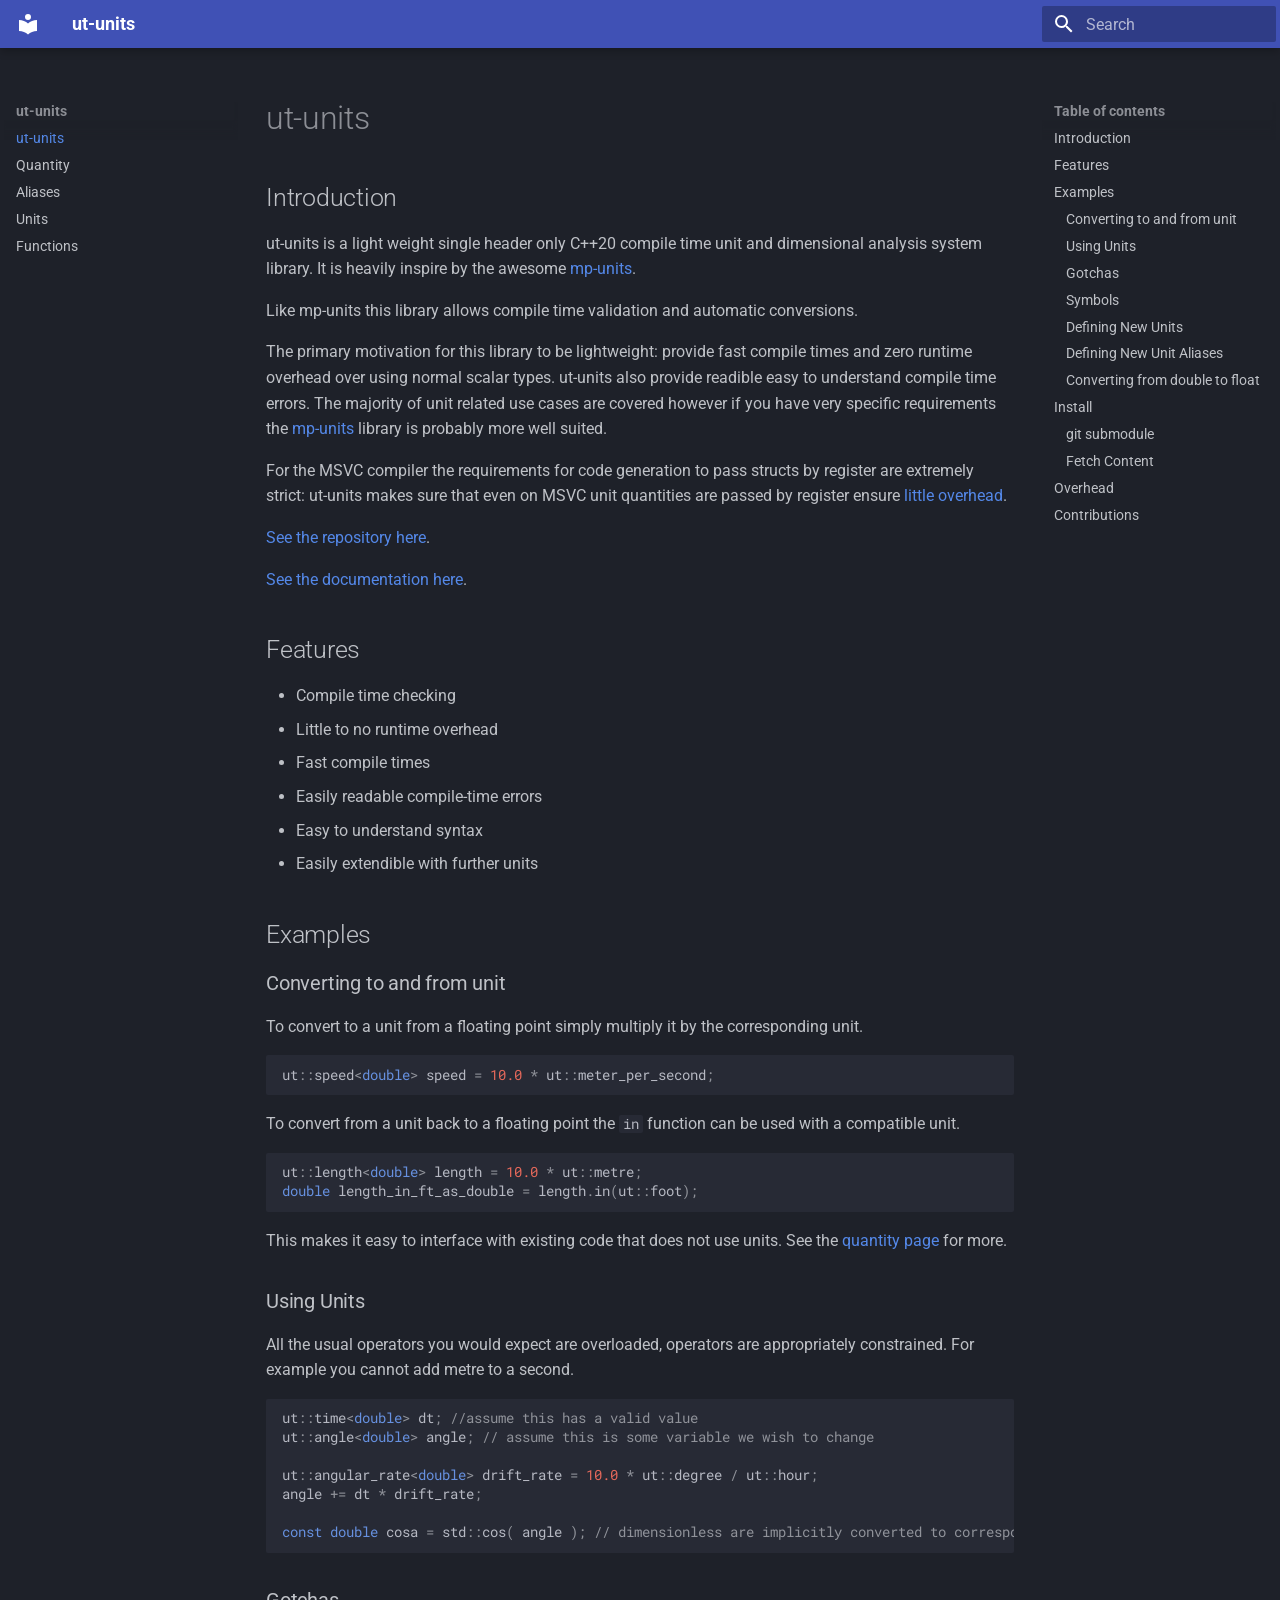
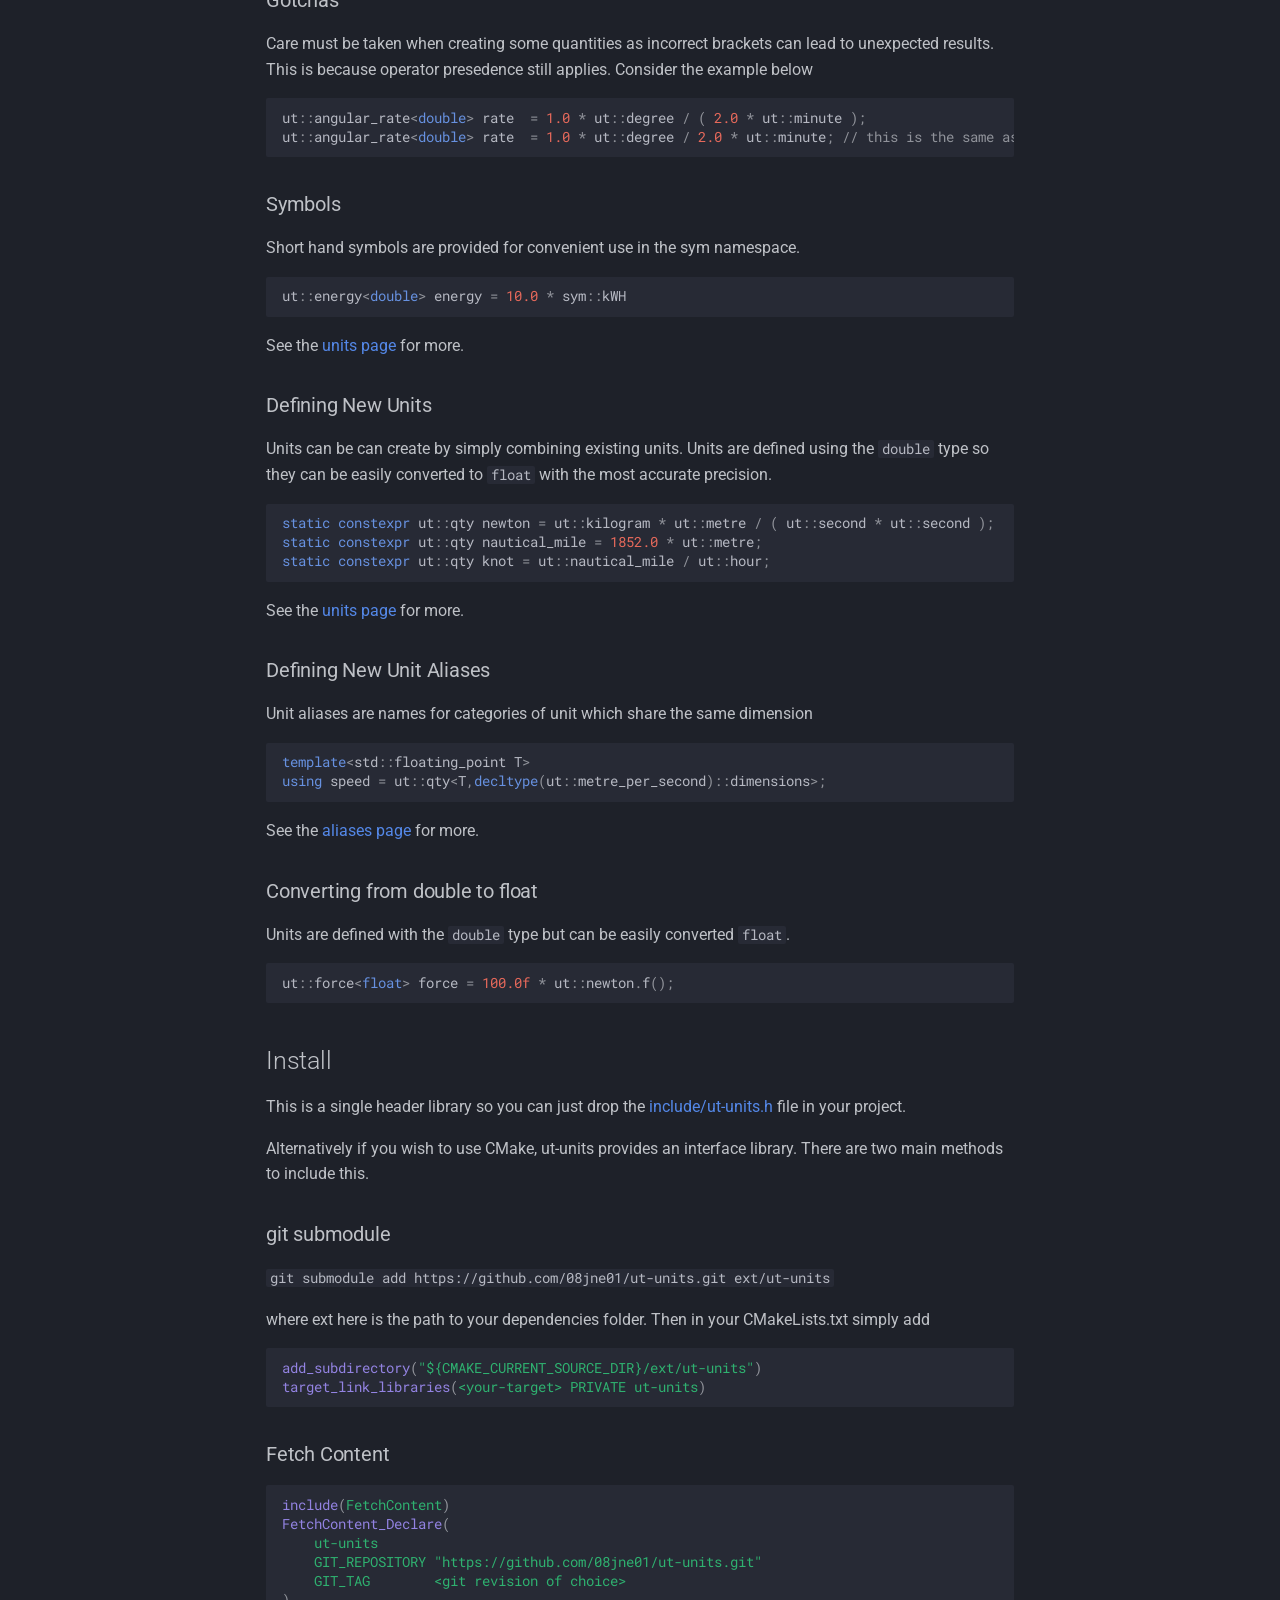
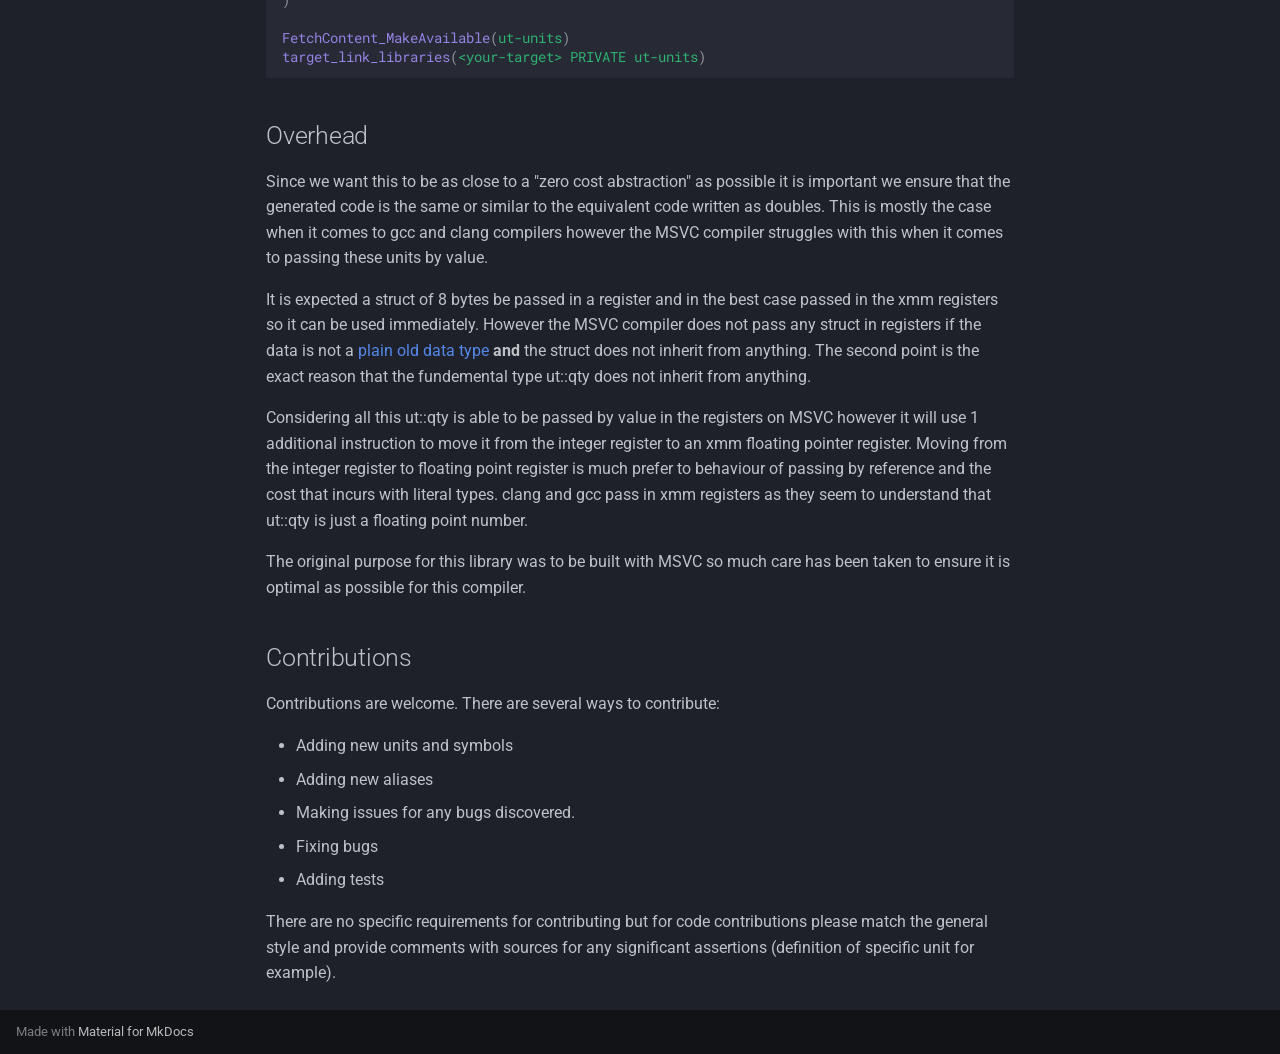
<file: index.html>
<!doctype html>
<html lang="en" class="no-js">
  <head>
    
      <meta charset="utf-8">
      <meta name="viewport" content="width=device-width,initial-scale=1">
      
      
      
      
      
        <link rel="next" href="quantity.html">
      
      
        
      
      
      <link rel="icon" href="assets/images/favicon.png">
      <meta name="generator" content="mkdocs-1.6.1, mkdocs-material-9.7.0">
    
    
      
        <title>ut-units</title>
      
    
    
      <link rel="stylesheet" href="assets/stylesheets/main.618322db.min.css">
      
        
        <link rel="stylesheet" href="assets/stylesheets/palette.ab4e12ef.min.css">
      
      


    
    
      
    
    
      
        
        
        <link rel="preconnect" href="https://fonts.gstatic.com" crossorigin>
        <link rel="stylesheet" href="https://fonts.googleapis.com/css?family=Roboto:300,300i,400,400i,700,700i%7CRoboto+Mono:400,400i,700,700i&display=fallback">
        <style>:root{--md-text-font:"Roboto";--md-code-font:"Roboto Mono"}</style>
      
    
    
      <link rel="stylesheet" href="stylesheets/extra.css">
    
    <script>__md_scope=new URL(".",location),__md_hash=e=>[...e].reduce(((e,_)=>(e<<5)-e+_.charCodeAt(0)),0),__md_get=(e,_=localStorage,t=__md_scope)=>JSON.parse(_.getItem(t.pathname+"."+e)),__md_set=(e,_,t=localStorage,a=__md_scope)=>{try{t.setItem(a.pathname+"."+e,JSON.stringify(_))}catch(e){}}</script>
    
      

    
    
  </head>
  
  
    
    
    
    
    
    <body dir="ltr" data-md-color-scheme="slate" data-md-color-primary="indigo" data-md-color-accent="indigo">
  
    
    <input class="md-toggle" data-md-toggle="drawer" type="checkbox" id="__drawer" autocomplete="off">
    <input class="md-toggle" data-md-toggle="search" type="checkbox" id="__search" autocomplete="off">
    <label class="md-overlay" for="__drawer"></label>
    <div data-md-component="skip">
      
        
        <a href="#ut-units" class="md-skip">
          Skip to content
        </a>
      
    </div>
    <div data-md-component="announce">
      
    </div>
    
    
      

  

<header class="md-header md-header--shadow" data-md-component="header">
  <nav class="md-header__inner md-grid" aria-label="Header">
    <a href="index.html" title="ut-units" class="md-header__button md-logo" aria-label="ut-units" data-md-component="logo">
      
  
  <svg xmlns="http://www.w3.org/2000/svg" viewBox="0 0 24 24"><path d="M12 8a3 3 0 0 0 3-3 3 3 0 0 0-3-3 3 3 0 0 0-3 3 3 3 0 0 0 3 3m0 3.54C9.64 9.35 6.5 8 3 8v11c3.5 0 6.64 1.35 9 3.54 2.36-2.19 5.5-3.54 9-3.54V8c-3.5 0-6.64 1.35-9 3.54"/></svg>

    </a>
    <label class="md-header__button md-icon" for="__drawer">
      
      <svg xmlns="http://www.w3.org/2000/svg" viewBox="0 0 24 24"><path d="M3 6h18v2H3zm0 5h18v2H3zm0 5h18v2H3z"/></svg>
    </label>
    <div class="md-header__title" data-md-component="header-title">
      <div class="md-header__ellipsis">
        <div class="md-header__topic">
          <span class="md-ellipsis">
            ut-units
          </span>
        </div>
        <div class="md-header__topic" data-md-component="header-topic">
          <span class="md-ellipsis">
            
              ut-units
            
          </span>
        </div>
      </div>
    </div>
    
      
    
    
    
    
      
      
        <label class="md-header__button md-icon" for="__search">
          
          <svg xmlns="http://www.w3.org/2000/svg" viewBox="0 0 24 24"><path d="M9.5 3A6.5 6.5 0 0 1 16 9.5c0 1.61-.59 3.09-1.56 4.23l.27.27h.79l5 5-1.5 1.5-5-5v-.79l-.27-.27A6.52 6.52 0 0 1 9.5 16 6.5 6.5 0 0 1 3 9.5 6.5 6.5 0 0 1 9.5 3m0 2C7 5 5 7 5 9.5S7 14 9.5 14 14 12 14 9.5 12 5 9.5 5"/></svg>
        </label>
        <div class="md-search" data-md-component="search" role="dialog">
  <label class="md-search__overlay" for="__search"></label>
  <div class="md-search__inner" role="search">
    <form class="md-search__form" name="search">
      <input type="text" class="md-search__input" name="query" aria-label="Search" placeholder="Search" autocapitalize="off" autocorrect="off" autocomplete="off" spellcheck="false" data-md-component="search-query" required>
      <label class="md-search__icon md-icon" for="__search">
        
        <svg xmlns="http://www.w3.org/2000/svg" viewBox="0 0 24 24"><path d="M9.5 3A6.5 6.5 0 0 1 16 9.5c0 1.61-.59 3.09-1.56 4.23l.27.27h.79l5 5-1.5 1.5-5-5v-.79l-.27-.27A6.52 6.52 0 0 1 9.5 16 6.5 6.5 0 0 1 3 9.5 6.5 6.5 0 0 1 9.5 3m0 2C7 5 5 7 5 9.5S7 14 9.5 14 14 12 14 9.5 12 5 9.5 5"/></svg>
        
        <svg xmlns="http://www.w3.org/2000/svg" viewBox="0 0 24 24"><path d="M20 11v2H8l5.5 5.5-1.42 1.42L4.16 12l7.92-7.92L13.5 5.5 8 11z"/></svg>
      </label>
      <nav class="md-search__options" aria-label="Search">
        
        <button type="reset" class="md-search__icon md-icon" title="Clear" aria-label="Clear" tabindex="-1">
          
          <svg xmlns="http://www.w3.org/2000/svg" viewBox="0 0 24 24"><path d="M19 6.41 17.59 5 12 10.59 6.41 5 5 6.41 10.59 12 5 17.59 6.41 19 12 13.41 17.59 19 19 17.59 13.41 12z"/></svg>
        </button>
      </nav>
      
    </form>
    <div class="md-search__output">
      <div class="md-search__scrollwrap" tabindex="0" data-md-scrollfix>
        <div class="md-search-result" data-md-component="search-result">
          <div class="md-search-result__meta">
            Initializing search
          </div>
          <ol class="md-search-result__list" role="presentation"></ol>
        </div>
      </div>
    </div>
  </div>
</div>
      
    
    
  </nav>
  
</header>
    
    <div class="md-container" data-md-component="container">
      
      
        
          
        
      
      <main class="md-main" data-md-component="main">
        <div class="md-main__inner md-grid">
          
            
              
              <div class="md-sidebar md-sidebar--primary" data-md-component="sidebar" data-md-type="navigation" >
                <div class="md-sidebar__scrollwrap">
                  <div class="md-sidebar__inner">
                    



<nav class="md-nav md-nav--primary" aria-label="Navigation" data-md-level="0">
  <label class="md-nav__title" for="__drawer">
    <a href="index.html" title="ut-units" class="md-nav__button md-logo" aria-label="ut-units" data-md-component="logo">
      
  
  <svg xmlns="http://www.w3.org/2000/svg" viewBox="0 0 24 24"><path d="M12 8a3 3 0 0 0 3-3 3 3 0 0 0-3-3 3 3 0 0 0-3 3 3 3 0 0 0 3 3m0 3.54C9.64 9.35 6.5 8 3 8v11c3.5 0 6.64 1.35 9 3.54 2.36-2.19 5.5-3.54 9-3.54V8c-3.5 0-6.64 1.35-9 3.54"/></svg>

    </a>
    ut-units
  </label>
  
  <ul class="md-nav__list" data-md-scrollfix>
    
      
      
  
  
    
  
  
  
    <li class="md-nav__item md-nav__item--active">
      
      <input class="md-nav__toggle md-toggle" type="checkbox" id="__toc">
      
      
        
      
      
        <label class="md-nav__link md-nav__link--active" for="__toc">
          
  
  
  <span class="md-ellipsis">
    
  
    ut-units
  

    
  </span>
  
  

          <span class="md-nav__icon md-icon"></span>
        </label>
      
      <a href="index.html" class="md-nav__link md-nav__link--active">
        
  
  
  <span class="md-ellipsis">
    
  
    ut-units
  

    
  </span>
  
  

      </a>
      
        

<nav class="md-nav md-nav--secondary" aria-label="Table of contents">
  
  
  
    
  
  
    <label class="md-nav__title" for="__toc">
      <span class="md-nav__icon md-icon"></span>
      Table of contents
    </label>
    <ul class="md-nav__list" data-md-component="toc" data-md-scrollfix>
      
        <li class="md-nav__item">
  <a href="#introduction" class="md-nav__link">
    <span class="md-ellipsis">
      
        Introduction
      
    </span>
  </a>
  
</li>
      
        <li class="md-nav__item">
  <a href="#features" class="md-nav__link">
    <span class="md-ellipsis">
      
        Features
      
    </span>
  </a>
  
</li>
      
        <li class="md-nav__item">
  <a href="#examples" class="md-nav__link">
    <span class="md-ellipsis">
      
        Examples
      
    </span>
  </a>
  
    <nav class="md-nav" aria-label="Examples">
      <ul class="md-nav__list">
        
          <li class="md-nav__item">
  <a href="#converting-to-and-from-unit" class="md-nav__link">
    <span class="md-ellipsis">
      
        Converting to and from unit
      
    </span>
  </a>
  
</li>
        
          <li class="md-nav__item">
  <a href="#using-units" class="md-nav__link">
    <span class="md-ellipsis">
      
        Using Units
      
    </span>
  </a>
  
</li>
        
          <li class="md-nav__item">
  <a href="#gotchas" class="md-nav__link">
    <span class="md-ellipsis">
      
        Gotchas
      
    </span>
  </a>
  
</li>
        
          <li class="md-nav__item">
  <a href="#symbols" class="md-nav__link">
    <span class="md-ellipsis">
      
        Symbols
      
    </span>
  </a>
  
</li>
        
          <li class="md-nav__item">
  <a href="#defining-new-units" class="md-nav__link">
    <span class="md-ellipsis">
      
        Defining New Units
      
    </span>
  </a>
  
</li>
        
          <li class="md-nav__item">
  <a href="#defining-new-unit-aliases" class="md-nav__link">
    <span class="md-ellipsis">
      
        Defining New Unit Aliases
      
    </span>
  </a>
  
</li>
        
          <li class="md-nav__item">
  <a href="#converting-from-double-to-float" class="md-nav__link">
    <span class="md-ellipsis">
      
        Converting from double to float
      
    </span>
  </a>
  
</li>
        
      </ul>
    </nav>
  
</li>
      
        <li class="md-nav__item">
  <a href="#install" class="md-nav__link">
    <span class="md-ellipsis">
      
        Install
      
    </span>
  </a>
  
    <nav class="md-nav" aria-label="Install">
      <ul class="md-nav__list">
        
          <li class="md-nav__item">
  <a href="#git-submodule" class="md-nav__link">
    <span class="md-ellipsis">
      
        git submodule
      
    </span>
  </a>
  
</li>
        
          <li class="md-nav__item">
  <a href="#fetch-content" class="md-nav__link">
    <span class="md-ellipsis">
      
        Fetch Content
      
    </span>
  </a>
  
</li>
        
      </ul>
    </nav>
  
</li>
      
        <li class="md-nav__item">
  <a href="#overhead" class="md-nav__link">
    <span class="md-ellipsis">
      
        Overhead
      
    </span>
  </a>
  
</li>
      
        <li class="md-nav__item">
  <a href="#contributions" class="md-nav__link">
    <span class="md-ellipsis">
      
        Contributions
      
    </span>
  </a>
  
</li>
      
    </ul>
  
</nav>
      
    </li>
  

    
      
      
  
  
  
  
    <li class="md-nav__item">
      <a href="quantity.html" class="md-nav__link">
        
  
  
  <span class="md-ellipsis">
    
  
    Quantity
  

    
  </span>
  
  

      </a>
    </li>
  

    
      
      
  
  
  
  
    <li class="md-nav__item">
      <a href="aliases.html" class="md-nav__link">
        
  
  
  <span class="md-ellipsis">
    
  
    Aliases
  

    
  </span>
  
  

      </a>
    </li>
  

    
      
      
  
  
  
  
    <li class="md-nav__item">
      <a href="units.html" class="md-nav__link">
        
  
  
  <span class="md-ellipsis">
    
  
    Units
  

    
  </span>
  
  

      </a>
    </li>
  

    
      
      
  
  
  
  
    <li class="md-nav__item">
      <a href="functions.html" class="md-nav__link">
        
  
  
  <span class="md-ellipsis">
    
  
    Functions
  

    
  </span>
  
  

      </a>
    </li>
  

    
  </ul>
</nav>
                  </div>
                </div>
              </div>
            
            
              
              <div class="md-sidebar md-sidebar--secondary" data-md-component="sidebar" data-md-type="toc" >
                <div class="md-sidebar__scrollwrap">
                  <div class="md-sidebar__inner">
                    

<nav class="md-nav md-nav--secondary" aria-label="Table of contents">
  
  
  
    
  
  
    <label class="md-nav__title" for="__toc">
      <span class="md-nav__icon md-icon"></span>
      Table of contents
    </label>
    <ul class="md-nav__list" data-md-component="toc" data-md-scrollfix>
      
        <li class="md-nav__item">
  <a href="#introduction" class="md-nav__link">
    <span class="md-ellipsis">
      
        Introduction
      
    </span>
  </a>
  
</li>
      
        <li class="md-nav__item">
  <a href="#features" class="md-nav__link">
    <span class="md-ellipsis">
      
        Features
      
    </span>
  </a>
  
</li>
      
        <li class="md-nav__item">
  <a href="#examples" class="md-nav__link">
    <span class="md-ellipsis">
      
        Examples
      
    </span>
  </a>
  
    <nav class="md-nav" aria-label="Examples">
      <ul class="md-nav__list">
        
          <li class="md-nav__item">
  <a href="#converting-to-and-from-unit" class="md-nav__link">
    <span class="md-ellipsis">
      
        Converting to and from unit
      
    </span>
  </a>
  
</li>
        
          <li class="md-nav__item">
  <a href="#using-units" class="md-nav__link">
    <span class="md-ellipsis">
      
        Using Units
      
    </span>
  </a>
  
</li>
        
          <li class="md-nav__item">
  <a href="#gotchas" class="md-nav__link">
    <span class="md-ellipsis">
      
        Gotchas
      
    </span>
  </a>
  
</li>
        
          <li class="md-nav__item">
  <a href="#symbols" class="md-nav__link">
    <span class="md-ellipsis">
      
        Symbols
      
    </span>
  </a>
  
</li>
        
          <li class="md-nav__item">
  <a href="#defining-new-units" class="md-nav__link">
    <span class="md-ellipsis">
      
        Defining New Units
      
    </span>
  </a>
  
</li>
        
          <li class="md-nav__item">
  <a href="#defining-new-unit-aliases" class="md-nav__link">
    <span class="md-ellipsis">
      
        Defining New Unit Aliases
      
    </span>
  </a>
  
</li>
        
          <li class="md-nav__item">
  <a href="#converting-from-double-to-float" class="md-nav__link">
    <span class="md-ellipsis">
      
        Converting from double to float
      
    </span>
  </a>
  
</li>
        
      </ul>
    </nav>
  
</li>
      
        <li class="md-nav__item">
  <a href="#install" class="md-nav__link">
    <span class="md-ellipsis">
      
        Install
      
    </span>
  </a>
  
    <nav class="md-nav" aria-label="Install">
      <ul class="md-nav__list">
        
          <li class="md-nav__item">
  <a href="#git-submodule" class="md-nav__link">
    <span class="md-ellipsis">
      
        git submodule
      
    </span>
  </a>
  
</li>
        
          <li class="md-nav__item">
  <a href="#fetch-content" class="md-nav__link">
    <span class="md-ellipsis">
      
        Fetch Content
      
    </span>
  </a>
  
</li>
        
      </ul>
    </nav>
  
</li>
      
        <li class="md-nav__item">
  <a href="#overhead" class="md-nav__link">
    <span class="md-ellipsis">
      
        Overhead
      
    </span>
  </a>
  
</li>
      
        <li class="md-nav__item">
  <a href="#contributions" class="md-nav__link">
    <span class="md-ellipsis">
      
        Contributions
      
    </span>
  </a>
  
</li>
      
    </ul>
  
</nav>
                  </div>
                </div>
              </div>
            
          
          
            <div class="md-content" data-md-component="content">
              
              <article class="md-content__inner md-typeset">
                
                  



<h1 id="ut-units">ut-units</h1>
<h2 id="introduction">Introduction</h2>
<p>ut-units is a light weight single header only C++20 compile time unit and dimensional analysis system library. It is heavily inspire by the awesome <a href="https://github.com/mpusz/mp-units">mp-units</a>.</p>
<p>Like mp-units this library allows compile time validation and automatic conversions.</p>
<p>The primary motivation for this library to be lightweight: provide fast compile times and zero runtime overhead over using normal scalar types. ut-units also provide readible easy to understand compile time errors. The majority of unit related use cases are covered however if you have very specific requirements the <a href="https://github.com/mpusz/mp-units">mp-units</a> library is probably more well suited.</p>
<p>For the MSVC compiler the requirements for code generation to pass structs by register are extremely strict: ut-units makes sure that even on MSVC unit quantities are passed by register ensure <a href="#overhead">little overhead</a>.</p>
<p><a href="https://github.com/08jne01/ut-units">See the repository here</a>.</p>
<p><a href="https://08jne01.github.io/ut-units/">See the documentation here</a>.</p>
<h2 id="features">Features</h2>
<ul>
<li>Compile time checking</li>
<li>Little to no runtime overhead</li>
<li>Fast compile times</li>
<li>Easily readable compile-time errors</li>
<li>Easy to understand syntax</li>
<li>Easily extendible with further units</li>
</ul>
<h2 id="examples">Examples</h2>
<h3 id="converting-to-and-from-unit">Converting to and from unit</h3>
<p>To convert to a unit from a floating point simply multiply it by the corresponding unit.</p>
<div class="language-cpp highlight"><pre><span></span><code><span id="__span-0-1"><a id="__codelineno-0-1" name="__codelineno-0-1" href="#__codelineno-0-1"></a><span class="n">ut</span><span class="o">::</span><span class="n">speed</span><span class="o">&lt;</span><span class="kt">double</span><span class="o">&gt;</span><span class="w"> </span><span class="n">speed</span><span class="w"> </span><span class="o">=</span><span class="w"> </span><span class="mf">10.0</span><span class="w"> </span><span class="o">*</span><span class="w"> </span><span class="n">ut</span><span class="o">::</span><span class="n">meter_per_second</span><span class="p">;</span>
</span></code></pre></div>
<p>To convert from a unit back to a floating point the <code>in</code> function can be used with a compatible unit.</p>
<div class="language-cpp highlight"><pre><span></span><code><span id="__span-1-1"><a id="__codelineno-1-1" name="__codelineno-1-1" href="#__codelineno-1-1"></a><span class="n">ut</span><span class="o">::</span><span class="n">length</span><span class="o">&lt;</span><span class="kt">double</span><span class="o">&gt;</span><span class="w"> </span><span class="n">length</span><span class="w"> </span><span class="o">=</span><span class="w"> </span><span class="mf">10.0</span><span class="w"> </span><span class="o">*</span><span class="w"> </span><span class="n">ut</span><span class="o">::</span><span class="n">metre</span><span class="p">;</span>
</span><span id="__span-1-2"><a id="__codelineno-1-2" name="__codelineno-1-2" href="#__codelineno-1-2"></a><span class="kt">double</span><span class="w"> </span><span class="n">length_in_ft_as_double</span><span class="w"> </span><span class="o">=</span><span class="w"> </span><span class="n">length</span><span class="p">.</span><span class="n">in</span><span class="p">(</span><span class="n">ut</span><span class="o">::</span><span class="n">foot</span><span class="p">);</span>
</span></code></pre></div>
<p>This makes it easy to interface with existing code that does not use units. See the <a href="quantity.html">quantity page</a> for more.</p>
<h3 id="using-units">Using Units</h3>
<p>All the usual operators you would expect are overloaded, operators are appropriately constrained. For example you cannot add metre to a second.</p>
<div class="language-cpp highlight"><pre><span></span><code><span id="__span-2-1"><a id="__codelineno-2-1" name="__codelineno-2-1" href="#__codelineno-2-1"></a><span class="n">ut</span><span class="o">::</span><span class="n">time</span><span class="o">&lt;</span><span class="kt">double</span><span class="o">&gt;</span><span class="w"> </span><span class="n">dt</span><span class="p">;</span><span class="w"> </span><span class="c1">//assume this has a valid value</span>
</span><span id="__span-2-2"><a id="__codelineno-2-2" name="__codelineno-2-2" href="#__codelineno-2-2"></a><span class="n">ut</span><span class="o">::</span><span class="n">angle</span><span class="o">&lt;</span><span class="kt">double</span><span class="o">&gt;</span><span class="w"> </span><span class="n">angle</span><span class="p">;</span><span class="w"> </span><span class="c1">// assume this is some variable we wish to change</span>
</span><span id="__span-2-3"><a id="__codelineno-2-3" name="__codelineno-2-3" href="#__codelineno-2-3"></a>
</span><span id="__span-2-4"><a id="__codelineno-2-4" name="__codelineno-2-4" href="#__codelineno-2-4"></a><span class="n">ut</span><span class="o">::</span><span class="n">angular_rate</span><span class="o">&lt;</span><span class="kt">double</span><span class="o">&gt;</span><span class="w"> </span><span class="n">drift_rate</span><span class="w"> </span><span class="o">=</span><span class="w"> </span><span class="mf">10.0</span><span class="w"> </span><span class="o">*</span><span class="w"> </span><span class="n">ut</span><span class="o">::</span><span class="n">degree</span><span class="w"> </span><span class="o">/</span><span class="w"> </span><span class="n">ut</span><span class="o">::</span><span class="n">hour</span><span class="p">;</span>
</span><span id="__span-2-5"><a id="__codelineno-2-5" name="__codelineno-2-5" href="#__codelineno-2-5"></a><span class="n">angle</span><span class="w"> </span><span class="o">+=</span><span class="w"> </span><span class="n">dt</span><span class="w"> </span><span class="o">*</span><span class="w"> </span><span class="n">drift_rate</span><span class="p">;</span>
</span><span id="__span-2-6"><a id="__codelineno-2-6" name="__codelineno-2-6" href="#__codelineno-2-6"></a>
</span><span id="__span-2-7"><a id="__codelineno-2-7" name="__codelineno-2-7" href="#__codelineno-2-7"></a><span class="k">const</span><span class="w"> </span><span class="kt">double</span><span class="w"> </span><span class="n">cosa</span><span class="w"> </span><span class="o">=</span><span class="w"> </span><span class="n">std</span><span class="o">::</span><span class="n">cos</span><span class="p">(</span><span class="w"> </span><span class="n">angle</span><span class="w"> </span><span class="p">);</span><span class="w"> </span><span class="c1">// dimensionless are implicitly converted to corresponding floating point</span>
</span></code></pre></div>
<h3 id="gotchas">Gotchas</h3>
<p>Care must be taken when creating some quantities as incorrect brackets can lead to unexpected results. This is because operator presedence still applies. Consider the example below</p>
<div class="language-cpp highlight"><pre><span></span><code><span id="__span-3-1"><a id="__codelineno-3-1" name="__codelineno-3-1" href="#__codelineno-3-1"></a><span class="n">ut</span><span class="o">::</span><span class="n">angular_rate</span><span class="o">&lt;</span><span class="kt">double</span><span class="o">&gt;</span><span class="w"> </span><span class="n">rate</span><span class="w">  </span><span class="o">=</span><span class="w"> </span><span class="mf">1.0</span><span class="w"> </span><span class="o">*</span><span class="w"> </span><span class="n">ut</span><span class="o">::</span><span class="n">degree</span><span class="w"> </span><span class="o">/</span><span class="w"> </span><span class="p">(</span><span class="w"> </span><span class="mf">2.0</span><span class="w"> </span><span class="o">*</span><span class="w"> </span><span class="n">ut</span><span class="o">::</span><span class="n">minute</span><span class="w"> </span><span class="p">);</span>
</span><span id="__span-3-2"><a id="__codelineno-3-2" name="__codelineno-3-2" href="#__codelineno-3-2"></a><span class="n">ut</span><span class="o">::</span><span class="n">angular_rate</span><span class="o">&lt;</span><span class="kt">double</span><span class="o">&gt;</span><span class="w"> </span><span class="n">rate</span><span class="w">  </span><span class="o">=</span><span class="w"> </span><span class="mf">1.0</span><span class="w"> </span><span class="o">*</span><span class="w"> </span><span class="n">ut</span><span class="o">::</span><span class="n">degree</span><span class="w"> </span><span class="o">/</span><span class="w"> </span><span class="mf">2.0</span><span class="w"> </span><span class="o">*</span><span class="w"> </span><span class="n">ut</span><span class="o">::</span><span class="n">minute</span><span class="p">;</span><span class="w"> </span><span class="c1">// this is the same as 1.0 * ( ut::degree / 2.0) * ut::minute and fails to compile</span>
</span></code></pre></div>
<h3 id="symbols">Symbols</h3>
<p>Short hand symbols are provided for convenient use in the sym namespace.</p>
<div class="language-cpp highlight"><pre><span></span><code><span id="__span-4-1"><a id="__codelineno-4-1" name="__codelineno-4-1" href="#__codelineno-4-1"></a><span class="n">ut</span><span class="o">::</span><span class="n">energy</span><span class="o">&lt;</span><span class="kt">double</span><span class="o">&gt;</span><span class="w"> </span><span class="n">energy</span><span class="w"> </span><span class="o">=</span><span class="w"> </span><span class="mf">10.0</span><span class="w"> </span><span class="o">*</span><span class="w"> </span><span class="n">sym</span><span class="o">::</span><span class="n">kWH</span>
</span></code></pre></div>
<p>See the <a href="units.html">units page</a> for more.</p>
<h3 id="defining-new-units">Defining New Units</h3>
<p>Units can be can create by simply combining existing units. Units are defined using the <code>double</code> type so they can be easily converted to <code>float</code> with the most accurate precision.</p>
<div class="language-cpp highlight"><pre><span></span><code><span id="__span-5-1"><a id="__codelineno-5-1" name="__codelineno-5-1" href="#__codelineno-5-1"></a><span class="k">static</span><span class="w"> </span><span class="k">constexpr</span><span class="w"> </span><span class="n">ut</span><span class="o">::</span><span class="n">qty</span><span class="w"> </span><span class="n">newton</span><span class="w"> </span><span class="o">=</span><span class="w"> </span><span class="n">ut</span><span class="o">::</span><span class="n">kilogram</span><span class="w"> </span><span class="o">*</span><span class="w"> </span><span class="n">ut</span><span class="o">::</span><span class="n">metre</span><span class="w"> </span><span class="o">/</span><span class="w"> </span><span class="p">(</span><span class="w"> </span><span class="n">ut</span><span class="o">::</span><span class="n">second</span><span class="w"> </span><span class="o">*</span><span class="w"> </span><span class="n">ut</span><span class="o">::</span><span class="n">second</span><span class="w"> </span><span class="p">);</span>
</span><span id="__span-5-2"><a id="__codelineno-5-2" name="__codelineno-5-2" href="#__codelineno-5-2"></a><span class="k">static</span><span class="w"> </span><span class="k">constexpr</span><span class="w"> </span><span class="n">ut</span><span class="o">::</span><span class="n">qty</span><span class="w"> </span><span class="n">nautical_mile</span><span class="w"> </span><span class="o">=</span><span class="w"> </span><span class="mf">1852.0</span><span class="w"> </span><span class="o">*</span><span class="w"> </span><span class="n">ut</span><span class="o">::</span><span class="n">metre</span><span class="p">;</span>
</span><span id="__span-5-3"><a id="__codelineno-5-3" name="__codelineno-5-3" href="#__codelineno-5-3"></a><span class="k">static</span><span class="w"> </span><span class="k">constexpr</span><span class="w"> </span><span class="n">ut</span><span class="o">::</span><span class="n">qty</span><span class="w"> </span><span class="n">knot</span><span class="w"> </span><span class="o">=</span><span class="w"> </span><span class="n">ut</span><span class="o">::</span><span class="n">nautical_mile</span><span class="w"> </span><span class="o">/</span><span class="w"> </span><span class="n">ut</span><span class="o">::</span><span class="n">hour</span><span class="p">;</span>
</span></code></pre></div>
<p>See the <a href="units.html">units page</a> for more.</p>
<h3 id="defining-new-unit-aliases">Defining New Unit Aliases</h3>
<p>Unit aliases are names for categories of unit which share the same dimension</p>
<div class="language-cpp highlight"><pre><span></span><code><span id="__span-6-1"><a id="__codelineno-6-1" name="__codelineno-6-1" href="#__codelineno-6-1"></a><span class="k">template</span><span class="o">&lt;</span><span class="n">std</span><span class="o">::</span><span class="n">floating_point</span><span class="w"> </span><span class="n">T</span><span class="o">&gt;</span><span class="w"> </span>
</span><span id="__span-6-2"><a id="__codelineno-6-2" name="__codelineno-6-2" href="#__codelineno-6-2"></a><span class="k">using</span><span class="w"> </span><span class="n">speed</span><span class="w"> </span><span class="o">=</span><span class="w"> </span><span class="n">ut</span><span class="o">::</span><span class="n">qty</span><span class="o">&lt;</span><span class="n">T</span><span class="p">,</span><span class="k">decltype</span><span class="p">(</span><span class="n">ut</span><span class="o">::</span><span class="n">metre_per_second</span><span class="p">)</span><span class="o">::</span><span class="n">dimensions</span><span class="o">&gt;</span><span class="p">;</span>
</span></code></pre></div>
<p>See the <a href="aliases.html">aliases page</a> for more.</p>
<h3 id="converting-from-double-to-float">Converting from double to float</h3>
<p>Units are defined with the <code>double</code> type but can be easily converted <code>float</code>.</p>
<div class="language-cpp highlight"><pre><span></span><code><span id="__span-7-1"><a id="__codelineno-7-1" name="__codelineno-7-1" href="#__codelineno-7-1"></a><span class="n">ut</span><span class="o">::</span><span class="n">force</span><span class="o">&lt;</span><span class="kt">float</span><span class="o">&gt;</span><span class="w"> </span><span class="n">force</span><span class="w"> </span><span class="o">=</span><span class="w"> </span><span class="mf">100.0f</span><span class="w"> </span><span class="o">*</span><span class="w"> </span><span class="n">ut</span><span class="o">::</span><span class="n">newton</span><span class="p">.</span><span class="n">f</span><span class="p">();</span>
</span></code></pre></div>
<h2 id="install">Install</h2>
<p>This is a single header library so you can just drop the <a href="https://github.com/08jne01/ut-units/blob/main/include/ut-units.h">include/ut-units.h</a> file in your project.</p>
<p>Alternatively if you wish to use CMake, ut-units provides an interface library. There are two main methods to include this.</p>
<h3 id="git-submodule">git submodule</h3>
<p><code>git submodule add https://github.com/08jne01/ut-units.git ext/ut-units</code></p>
<p>where ext here is the path to your dependencies folder. Then in your CMakeLists.txt simply add</p>
<div class="language-CMake highlight"><pre><span></span><code><span id="__span-8-1"><a id="__codelineno-8-1" name="__codelineno-8-1" href="#__codelineno-8-1"></a><span class="nb">add_subdirectory</span><span class="p">(</span><span class="s2">&quot;${CMAKE_CURRENT_SOURCE_DIR}/ext/ut-units&quot;</span><span class="p">)</span>
</span><span id="__span-8-2"><a id="__codelineno-8-2" name="__codelineno-8-2" href="#__codelineno-8-2"></a><span class="nb">target_link_libraries</span><span class="p">(</span><span class="s">&lt;your-target&gt;</span><span class="w"> </span><span class="s">PRIVATE</span><span class="w"> </span><span class="s">ut-units</span><span class="p">)</span>
</span></code></pre></div>
<h3 id="fetch-content">Fetch Content</h3>
<div class="language-cmake highlight"><pre><span></span><code><span id="__span-9-1"><a id="__codelineno-9-1" name="__codelineno-9-1" href="#__codelineno-9-1"></a><span class="nb">include</span><span class="p">(</span><span class="s">FetchContent</span><span class="p">)</span>
</span><span id="__span-9-2"><a id="__codelineno-9-2" name="__codelineno-9-2" href="#__codelineno-9-2"></a><span class="nb">FetchContent_Declare</span><span class="p">(</span>
</span><span id="__span-9-3"><a id="__codelineno-9-3" name="__codelineno-9-3" href="#__codelineno-9-3"></a><span class="w">    </span><span class="s">ut-units</span>
</span><span id="__span-9-4"><a id="__codelineno-9-4" name="__codelineno-9-4" href="#__codelineno-9-4"></a><span class="w">    </span><span class="s">GIT_REPOSITORY</span><span class="w"> </span><span class="s2">&quot;https://github.com/08jne01/ut-units.git&quot;</span>
</span><span id="__span-9-5"><a id="__codelineno-9-5" name="__codelineno-9-5" href="#__codelineno-9-5"></a><span class="w">    </span><span class="s">GIT_TAG</span><span class="w">        </span><span class="s">&lt;git</span><span class="w"> </span><span class="s">revision</span><span class="w"> </span><span class="s">of</span><span class="w"> </span><span class="s">choice&gt;</span>
</span><span id="__span-9-6"><a id="__codelineno-9-6" name="__codelineno-9-6" href="#__codelineno-9-6"></a><span class="p">)</span>
</span><span id="__span-9-7"><a id="__codelineno-9-7" name="__codelineno-9-7" href="#__codelineno-9-7"></a>
</span><span id="__span-9-8"><a id="__codelineno-9-8" name="__codelineno-9-8" href="#__codelineno-9-8"></a><span class="nb">FetchContent_MakeAvailable</span><span class="p">(</span><span class="s">ut-units</span><span class="p">)</span>
</span><span id="__span-9-9"><a id="__codelineno-9-9" name="__codelineno-9-9" href="#__codelineno-9-9"></a><span class="nb">target_link_libraries</span><span class="p">(</span><span class="s">&lt;your-target&gt;</span><span class="w"> </span><span class="s">PRIVATE</span><span class="w"> </span><span class="s">ut-units</span><span class="p">)</span>
</span></code></pre></div>
<h2 id="overhead">Overhead</h2>
<p>Since we want this to be as close to a "zero cost abstraction" as possible it is important we ensure that the generated code is the same or similar to the equivalent code written as doubles. This is mostly the case when it comes to gcc and clang compilers however the MSVC compiler struggles with this when it comes to passing these units by value.</p>
<p>It is expected a struct of 8 bytes be passed in a register and in the best case passed in the xmm registers so it can be used immediately. However the MSVC compiler does not pass any struct in registers if the data is not a <a href="https://learn.microsoft.com/en-us/cpp/cpp/trivial-standard-layout-and-pod-types?view=msvc-170">plain old data type</a> <strong>and</strong> the struct does not inherit from anything. The second point is the exact reason that the fundemental type ut::qty does not inherit from anything.</p>
<p>Considering all this ut::qty is able to be passed by value in the registers on MSVC however it will use 1 additional instruction to move it from the integer register to an xmm floating pointer register. Moving from the integer register to floating point register is much prefer to behaviour of passing by reference and the cost that incurs with literal types. clang and gcc pass in xmm registers as they seem to understand that ut::qty is just a floating point number.</p>
<p>The original purpose for this library was to be built with MSVC so much care has been taken to ensure it is optimal as possible for this compiler.</p>
<h2 id="contributions">Contributions</h2>
<p>Contributions are welcome. There are several ways to contribute:</p>
<ul>
<li>Adding new units and symbols</li>
<li>Adding new aliases</li>
<li>Making issues for any bugs discovered.</li>
<li>Fixing bugs</li>
<li>Adding tests</li>
</ul>
<p>There are no specific requirements for contributing but for code contributions please match the general style and provide comments with sources for any significant assertions (definition of specific unit for example).</p>












                
              </article>
            </div>
          
          
<script>var target=document.getElementById(location.hash.slice(1));target&&target.name&&(target.checked=target.name.startsWith("__tabbed_"))</script>
        </div>
        
      </main>
      
        <footer class="md-footer">
  
  <div class="md-footer-meta md-typeset">
    <div class="md-footer-meta__inner md-grid">
      <div class="md-copyright">
  
  
    Made with
    <a href="https://squidfunk.github.io/mkdocs-material/" target="_blank" rel="noopener">
      Material for MkDocs
    </a>
  
</div>
      
    </div>
  </div>
</footer>
      
    </div>
    <div class="md-dialog" data-md-component="dialog">
      <div class="md-dialog__inner md-typeset"></div>
    </div>
    
    
    
      
      
      <script id="__config" type="application/json">{"annotate": null, "base": ".", "features": [], "search": "assets/javascripts/workers/search.7a47a382.min.js", "tags": null, "translations": {"clipboard.copied": "Copied to clipboard", "clipboard.copy": "Copy to clipboard", "search.result.more.one": "1 more on this page", "search.result.more.other": "# more on this page", "search.result.none": "No matching documents", "search.result.one": "1 matching document", "search.result.other": "# matching documents", "search.result.placeholder": "Type to start searching", "search.result.term.missing": "Missing", "select.version": "Select version"}, "version": null}</script>
    
    
      <script src="assets/javascripts/bundle.e71a0d61.min.js"></script>
      
    
  </body>
</html>
</file>
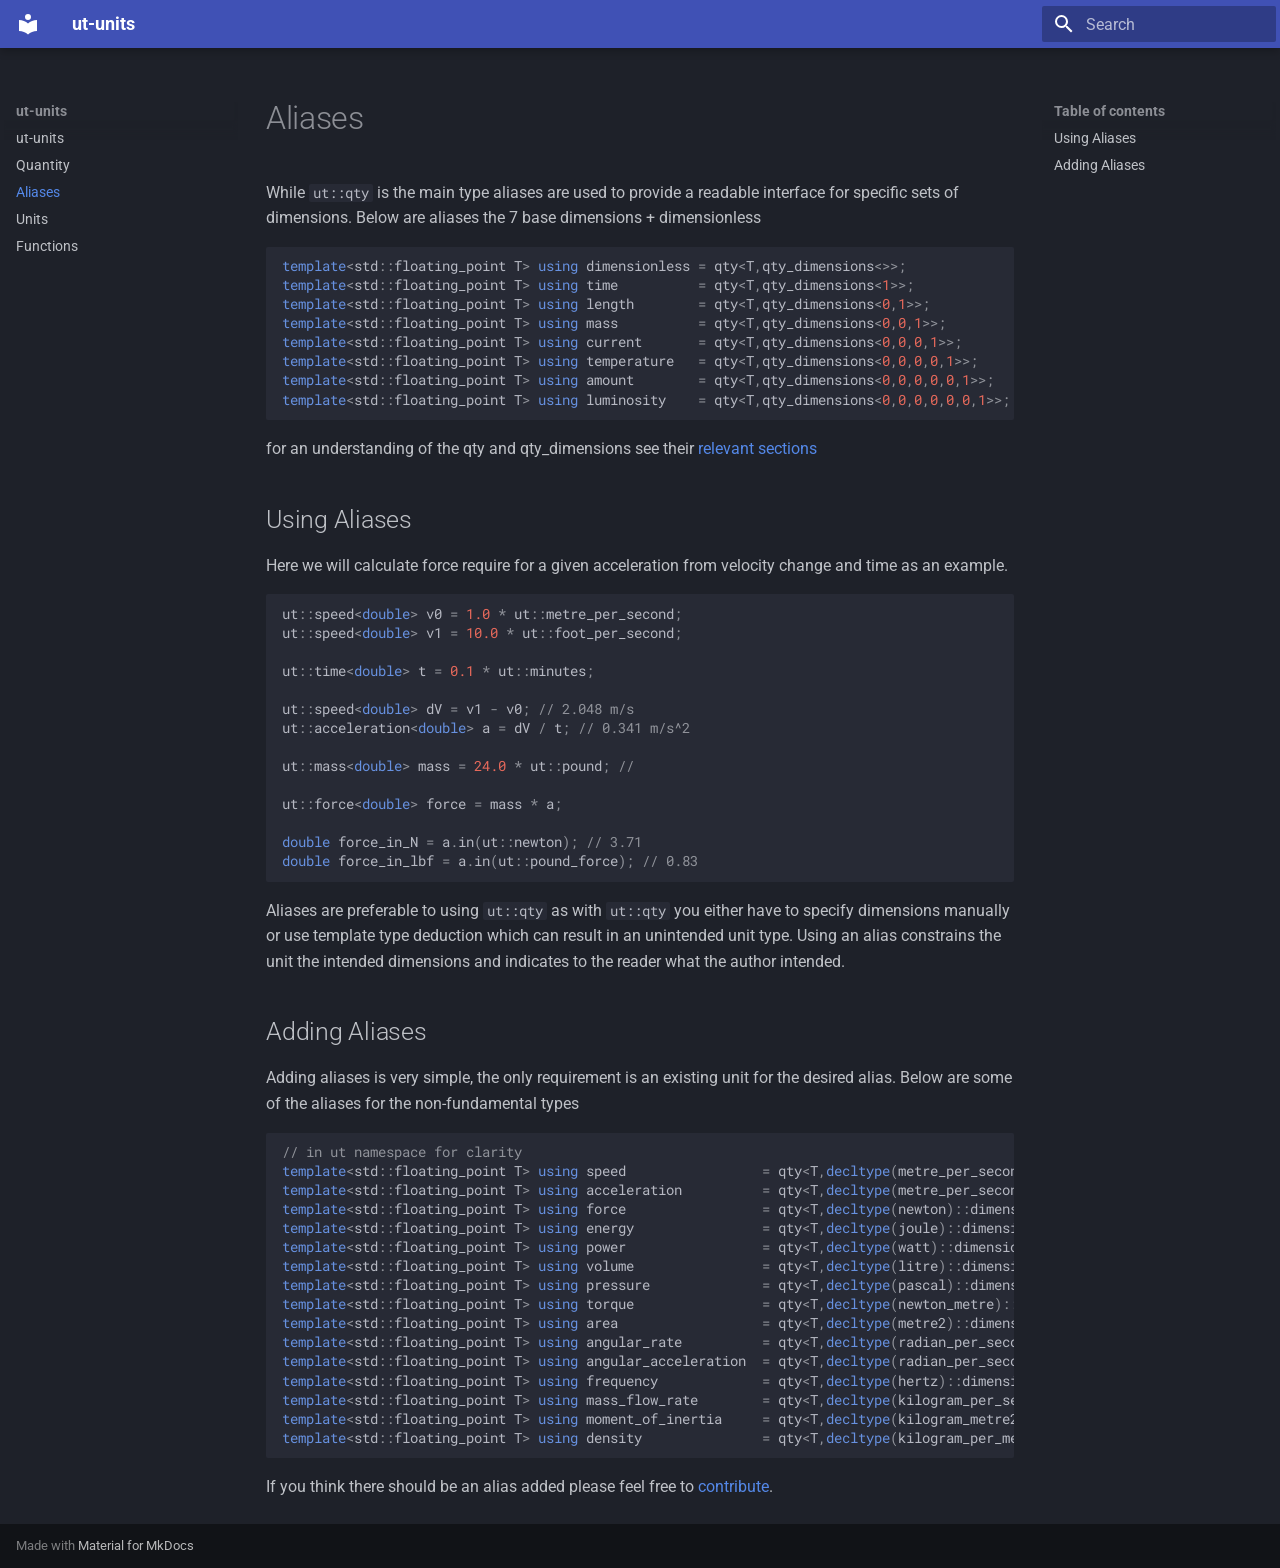
<file: aliases.html>
<!doctype html>
<html lang="en" class="no-js">
  <head>
    
      <meta charset="utf-8">
      <meta name="viewport" content="width=device-width,initial-scale=1">
      
      
      
      
        <link rel="prev" href="quantity.html">
      
      
        <link rel="next" href="units.html">
      
      
        
      
      
      <link rel="icon" href="assets/images/favicon.png">
      <meta name="generator" content="mkdocs-1.6.1, mkdocs-material-9.7.0">
    
    
      
        <title>Aliases - ut-units</title>
      
    
    
      <link rel="stylesheet" href="assets/stylesheets/main.618322db.min.css">
      
        
        <link rel="stylesheet" href="assets/stylesheets/palette.ab4e12ef.min.css">
      
      


    
    
      
    
    
      
        
        
        <link rel="preconnect" href="https://fonts.gstatic.com" crossorigin>
        <link rel="stylesheet" href="https://fonts.googleapis.com/css?family=Roboto:300,300i,400,400i,700,700i%7CRoboto+Mono:400,400i,700,700i&display=fallback">
        <style>:root{--md-text-font:"Roboto";--md-code-font:"Roboto Mono"}</style>
      
    
    
      <link rel="stylesheet" href="stylesheets/extra.css">
    
    <script>__md_scope=new URL(".",location),__md_hash=e=>[...e].reduce(((e,_)=>(e<<5)-e+_.charCodeAt(0)),0),__md_get=(e,_=localStorage,t=__md_scope)=>JSON.parse(_.getItem(t.pathname+"."+e)),__md_set=(e,_,t=localStorage,a=__md_scope)=>{try{t.setItem(a.pathname+"."+e,JSON.stringify(_))}catch(e){}}</script>
    
      

    
    
  </head>
  
  
    
    
    
    
    
    <body dir="ltr" data-md-color-scheme="slate" data-md-color-primary="indigo" data-md-color-accent="indigo">
  
    
    <input class="md-toggle" data-md-toggle="drawer" type="checkbox" id="__drawer" autocomplete="off">
    <input class="md-toggle" data-md-toggle="search" type="checkbox" id="__search" autocomplete="off">
    <label class="md-overlay" for="__drawer"></label>
    <div data-md-component="skip">
      
        
        <a href="#aliases" class="md-skip">
          Skip to content
        </a>
      
    </div>
    <div data-md-component="announce">
      
    </div>
    
    
      

  

<header class="md-header md-header--shadow" data-md-component="header">
  <nav class="md-header__inner md-grid" aria-label="Header">
    <a href="index.html" title="ut-units" class="md-header__button md-logo" aria-label="ut-units" data-md-component="logo">
      
  
  <svg xmlns="http://www.w3.org/2000/svg" viewBox="0 0 24 24"><path d="M12 8a3 3 0 0 0 3-3 3 3 0 0 0-3-3 3 3 0 0 0-3 3 3 3 0 0 0 3 3m0 3.54C9.64 9.35 6.5 8 3 8v11c3.5 0 6.64 1.35 9 3.54 2.36-2.19 5.5-3.54 9-3.54V8c-3.5 0-6.64 1.35-9 3.54"/></svg>

    </a>
    <label class="md-header__button md-icon" for="__drawer">
      
      <svg xmlns="http://www.w3.org/2000/svg" viewBox="0 0 24 24"><path d="M3 6h18v2H3zm0 5h18v2H3zm0 5h18v2H3z"/></svg>
    </label>
    <div class="md-header__title" data-md-component="header-title">
      <div class="md-header__ellipsis">
        <div class="md-header__topic">
          <span class="md-ellipsis">
            ut-units
          </span>
        </div>
        <div class="md-header__topic" data-md-component="header-topic">
          <span class="md-ellipsis">
            
              Aliases
            
          </span>
        </div>
      </div>
    </div>
    
      
    
    
    
    
      
      
        <label class="md-header__button md-icon" for="__search">
          
          <svg xmlns="http://www.w3.org/2000/svg" viewBox="0 0 24 24"><path d="M9.5 3A6.5 6.5 0 0 1 16 9.5c0 1.61-.59 3.09-1.56 4.23l.27.27h.79l5 5-1.5 1.5-5-5v-.79l-.27-.27A6.52 6.52 0 0 1 9.5 16 6.5 6.5 0 0 1 3 9.5 6.5 6.5 0 0 1 9.5 3m0 2C7 5 5 7 5 9.5S7 14 9.5 14 14 12 14 9.5 12 5 9.5 5"/></svg>
        </label>
        <div class="md-search" data-md-component="search" role="dialog">
  <label class="md-search__overlay" for="__search"></label>
  <div class="md-search__inner" role="search">
    <form class="md-search__form" name="search">
      <input type="text" class="md-search__input" name="query" aria-label="Search" placeholder="Search" autocapitalize="off" autocorrect="off" autocomplete="off" spellcheck="false" data-md-component="search-query" required>
      <label class="md-search__icon md-icon" for="__search">
        
        <svg xmlns="http://www.w3.org/2000/svg" viewBox="0 0 24 24"><path d="M9.5 3A6.5 6.5 0 0 1 16 9.5c0 1.61-.59 3.09-1.56 4.23l.27.27h.79l5 5-1.5 1.5-5-5v-.79l-.27-.27A6.52 6.52 0 0 1 9.5 16 6.5 6.5 0 0 1 3 9.5 6.5 6.5 0 0 1 9.5 3m0 2C7 5 5 7 5 9.5S7 14 9.5 14 14 12 14 9.5 12 5 9.5 5"/></svg>
        
        <svg xmlns="http://www.w3.org/2000/svg" viewBox="0 0 24 24"><path d="M20 11v2H8l5.5 5.5-1.42 1.42L4.16 12l7.92-7.92L13.5 5.5 8 11z"/></svg>
      </label>
      <nav class="md-search__options" aria-label="Search">
        
        <button type="reset" class="md-search__icon md-icon" title="Clear" aria-label="Clear" tabindex="-1">
          
          <svg xmlns="http://www.w3.org/2000/svg" viewBox="0 0 24 24"><path d="M19 6.41 17.59 5 12 10.59 6.41 5 5 6.41 10.59 12 5 17.59 6.41 19 12 13.41 17.59 19 19 17.59 13.41 12z"/></svg>
        </button>
      </nav>
      
    </form>
    <div class="md-search__output">
      <div class="md-search__scrollwrap" tabindex="0" data-md-scrollfix>
        <div class="md-search-result" data-md-component="search-result">
          <div class="md-search-result__meta">
            Initializing search
          </div>
          <ol class="md-search-result__list" role="presentation"></ol>
        </div>
      </div>
    </div>
  </div>
</div>
      
    
    
  </nav>
  
</header>
    
    <div class="md-container" data-md-component="container">
      
      
        
          
        
      
      <main class="md-main" data-md-component="main">
        <div class="md-main__inner md-grid">
          
            
              
              <div class="md-sidebar md-sidebar--primary" data-md-component="sidebar" data-md-type="navigation" >
                <div class="md-sidebar__scrollwrap">
                  <div class="md-sidebar__inner">
                    



<nav class="md-nav md-nav--primary" aria-label="Navigation" data-md-level="0">
  <label class="md-nav__title" for="__drawer">
    <a href="index.html" title="ut-units" class="md-nav__button md-logo" aria-label="ut-units" data-md-component="logo">
      
  
  <svg xmlns="http://www.w3.org/2000/svg" viewBox="0 0 24 24"><path d="M12 8a3 3 0 0 0 3-3 3 3 0 0 0-3-3 3 3 0 0 0-3 3 3 3 0 0 0 3 3m0 3.54C9.64 9.35 6.5 8 3 8v11c3.5 0 6.64 1.35 9 3.54 2.36-2.19 5.5-3.54 9-3.54V8c-3.5 0-6.64 1.35-9 3.54"/></svg>

    </a>
    ut-units
  </label>
  
  <ul class="md-nav__list" data-md-scrollfix>
    
      
      
  
  
  
  
    <li class="md-nav__item">
      <a href="index.html" class="md-nav__link">
        
  
  
  <span class="md-ellipsis">
    
  
    ut-units
  

    
  </span>
  
  

      </a>
    </li>
  

    
      
      
  
  
  
  
    <li class="md-nav__item">
      <a href="quantity.html" class="md-nav__link">
        
  
  
  <span class="md-ellipsis">
    
  
    Quantity
  

    
  </span>
  
  

      </a>
    </li>
  

    
      
      
  
  
    
  
  
  
    <li class="md-nav__item md-nav__item--active">
      
      <input class="md-nav__toggle md-toggle" type="checkbox" id="__toc">
      
      
        
      
      
        <label class="md-nav__link md-nav__link--active" for="__toc">
          
  
  
  <span class="md-ellipsis">
    
  
    Aliases
  

    
  </span>
  
  

          <span class="md-nav__icon md-icon"></span>
        </label>
      
      <a href="aliases.html" class="md-nav__link md-nav__link--active">
        
  
  
  <span class="md-ellipsis">
    
  
    Aliases
  

    
  </span>
  
  

      </a>
      
        

<nav class="md-nav md-nav--secondary" aria-label="Table of contents">
  
  
  
    
  
  
    <label class="md-nav__title" for="__toc">
      <span class="md-nav__icon md-icon"></span>
      Table of contents
    </label>
    <ul class="md-nav__list" data-md-component="toc" data-md-scrollfix>
      
        <li class="md-nav__item">
  <a href="#using-aliases" class="md-nav__link">
    <span class="md-ellipsis">
      
        Using Aliases
      
    </span>
  </a>
  
</li>
      
        <li class="md-nav__item">
  <a href="#adding-aliases" class="md-nav__link">
    <span class="md-ellipsis">
      
        Adding Aliases
      
    </span>
  </a>
  
</li>
      
    </ul>
  
</nav>
      
    </li>
  

    
      
      
  
  
  
  
    <li class="md-nav__item">
      <a href="units.html" class="md-nav__link">
        
  
  
  <span class="md-ellipsis">
    
  
    Units
  

    
  </span>
  
  

      </a>
    </li>
  

    
      
      
  
  
  
  
    <li class="md-nav__item">
      <a href="functions.html" class="md-nav__link">
        
  
  
  <span class="md-ellipsis">
    
  
    Functions
  

    
  </span>
  
  

      </a>
    </li>
  

    
  </ul>
</nav>
                  </div>
                </div>
              </div>
            
            
              
              <div class="md-sidebar md-sidebar--secondary" data-md-component="sidebar" data-md-type="toc" >
                <div class="md-sidebar__scrollwrap">
                  <div class="md-sidebar__inner">
                    

<nav class="md-nav md-nav--secondary" aria-label="Table of contents">
  
  
  
    
  
  
    <label class="md-nav__title" for="__toc">
      <span class="md-nav__icon md-icon"></span>
      Table of contents
    </label>
    <ul class="md-nav__list" data-md-component="toc" data-md-scrollfix>
      
        <li class="md-nav__item">
  <a href="#using-aliases" class="md-nav__link">
    <span class="md-ellipsis">
      
        Using Aliases
      
    </span>
  </a>
  
</li>
      
        <li class="md-nav__item">
  <a href="#adding-aliases" class="md-nav__link">
    <span class="md-ellipsis">
      
        Adding Aliases
      
    </span>
  </a>
  
</li>
      
    </ul>
  
</nav>
                  </div>
                </div>
              </div>
            
          
          
            <div class="md-content" data-md-component="content">
              
              <article class="md-content__inner md-typeset">
                
                  



<h1 id="aliases">Aliases</h1>
<p>While <code>ut::qty</code> is the main type aliases are used to provide a readable interface for specific sets of dimensions. Below are aliases the 7 base dimensions + dimensionless</p>
<div class="language-cpp highlight"><pre><span></span><code><span id="__span-0-1"><a id="__codelineno-0-1" name="__codelineno-0-1" href="#__codelineno-0-1"></a><span class="k">template</span><span class="o">&lt;</span><span class="n">std</span><span class="o">::</span><span class="n">floating_point</span><span class="w"> </span><span class="n">T</span><span class="o">&gt;</span><span class="w"> </span><span class="k">using</span><span class="w"> </span><span class="n">dimensionless</span><span class="w"> </span><span class="o">=</span><span class="w"> </span><span class="n">qty</span><span class="o">&lt;</span><span class="n">T</span><span class="p">,</span><span class="n">qty_dimensions</span><span class="o">&lt;&gt;&gt;</span><span class="p">;</span>
</span><span id="__span-0-2"><a id="__codelineno-0-2" name="__codelineno-0-2" href="#__codelineno-0-2"></a><span class="k">template</span><span class="o">&lt;</span><span class="n">std</span><span class="o">::</span><span class="n">floating_point</span><span class="w"> </span><span class="n">T</span><span class="o">&gt;</span><span class="w"> </span><span class="k">using</span><span class="w"> </span><span class="n">time</span><span class="w">          </span><span class="o">=</span><span class="w"> </span><span class="n">qty</span><span class="o">&lt;</span><span class="n">T</span><span class="p">,</span><span class="n">qty_dimensions</span><span class="o">&lt;</span><span class="mi">1</span><span class="o">&gt;&gt;</span><span class="p">;</span>
</span><span id="__span-0-3"><a id="__codelineno-0-3" name="__codelineno-0-3" href="#__codelineno-0-3"></a><span class="k">template</span><span class="o">&lt;</span><span class="n">std</span><span class="o">::</span><span class="n">floating_point</span><span class="w"> </span><span class="n">T</span><span class="o">&gt;</span><span class="w"> </span><span class="k">using</span><span class="w"> </span><span class="n">length</span><span class="w">        </span><span class="o">=</span><span class="w"> </span><span class="n">qty</span><span class="o">&lt;</span><span class="n">T</span><span class="p">,</span><span class="n">qty_dimensions</span><span class="o">&lt;</span><span class="mi">0</span><span class="p">,</span><span class="mi">1</span><span class="o">&gt;&gt;</span><span class="p">;</span>
</span><span id="__span-0-4"><a id="__codelineno-0-4" name="__codelineno-0-4" href="#__codelineno-0-4"></a><span class="k">template</span><span class="o">&lt;</span><span class="n">std</span><span class="o">::</span><span class="n">floating_point</span><span class="w"> </span><span class="n">T</span><span class="o">&gt;</span><span class="w"> </span><span class="k">using</span><span class="w"> </span><span class="n">mass</span><span class="w">          </span><span class="o">=</span><span class="w"> </span><span class="n">qty</span><span class="o">&lt;</span><span class="n">T</span><span class="p">,</span><span class="n">qty_dimensions</span><span class="o">&lt;</span><span class="mi">0</span><span class="p">,</span><span class="mi">0</span><span class="p">,</span><span class="mi">1</span><span class="o">&gt;&gt;</span><span class="p">;</span>
</span><span id="__span-0-5"><a id="__codelineno-0-5" name="__codelineno-0-5" href="#__codelineno-0-5"></a><span class="k">template</span><span class="o">&lt;</span><span class="n">std</span><span class="o">::</span><span class="n">floating_point</span><span class="w"> </span><span class="n">T</span><span class="o">&gt;</span><span class="w"> </span><span class="k">using</span><span class="w"> </span><span class="n">current</span><span class="w">       </span><span class="o">=</span><span class="w"> </span><span class="n">qty</span><span class="o">&lt;</span><span class="n">T</span><span class="p">,</span><span class="n">qty_dimensions</span><span class="o">&lt;</span><span class="mi">0</span><span class="p">,</span><span class="mi">0</span><span class="p">,</span><span class="mi">0</span><span class="p">,</span><span class="mi">1</span><span class="o">&gt;&gt;</span><span class="p">;</span>
</span><span id="__span-0-6"><a id="__codelineno-0-6" name="__codelineno-0-6" href="#__codelineno-0-6"></a><span class="k">template</span><span class="o">&lt;</span><span class="n">std</span><span class="o">::</span><span class="n">floating_point</span><span class="w"> </span><span class="n">T</span><span class="o">&gt;</span><span class="w"> </span><span class="k">using</span><span class="w"> </span><span class="n">temperature</span><span class="w">   </span><span class="o">=</span><span class="w"> </span><span class="n">qty</span><span class="o">&lt;</span><span class="n">T</span><span class="p">,</span><span class="n">qty_dimensions</span><span class="o">&lt;</span><span class="mi">0</span><span class="p">,</span><span class="mi">0</span><span class="p">,</span><span class="mi">0</span><span class="p">,</span><span class="mi">0</span><span class="p">,</span><span class="mi">1</span><span class="o">&gt;&gt;</span><span class="p">;</span>
</span><span id="__span-0-7"><a id="__codelineno-0-7" name="__codelineno-0-7" href="#__codelineno-0-7"></a><span class="k">template</span><span class="o">&lt;</span><span class="n">std</span><span class="o">::</span><span class="n">floating_point</span><span class="w"> </span><span class="n">T</span><span class="o">&gt;</span><span class="w"> </span><span class="k">using</span><span class="w"> </span><span class="n">amount</span><span class="w">        </span><span class="o">=</span><span class="w"> </span><span class="n">qty</span><span class="o">&lt;</span><span class="n">T</span><span class="p">,</span><span class="n">qty_dimensions</span><span class="o">&lt;</span><span class="mi">0</span><span class="p">,</span><span class="mi">0</span><span class="p">,</span><span class="mi">0</span><span class="p">,</span><span class="mi">0</span><span class="p">,</span><span class="mi">0</span><span class="p">,</span><span class="mi">1</span><span class="o">&gt;&gt;</span><span class="p">;</span>
</span><span id="__span-0-8"><a id="__codelineno-0-8" name="__codelineno-0-8" href="#__codelineno-0-8"></a><span class="k">template</span><span class="o">&lt;</span><span class="n">std</span><span class="o">::</span><span class="n">floating_point</span><span class="w"> </span><span class="n">T</span><span class="o">&gt;</span><span class="w"> </span><span class="k">using</span><span class="w"> </span><span class="n">luminosity</span><span class="w">    </span><span class="o">=</span><span class="w"> </span><span class="n">qty</span><span class="o">&lt;</span><span class="n">T</span><span class="p">,</span><span class="n">qty_dimensions</span><span class="o">&lt;</span><span class="mi">0</span><span class="p">,</span><span class="mi">0</span><span class="p">,</span><span class="mi">0</span><span class="p">,</span><span class="mi">0</span><span class="p">,</span><span class="mi">0</span><span class="p">,</span><span class="mi">0</span><span class="p">,</span><span class="mi">1</span><span class="o">&gt;&gt;</span><span class="p">;</span>
</span></code></pre></div>
<p>for an understanding of the qty and qty_dimensions see their <a href="quantity.html#qty">relevant sections</a></p>
<h2 id="using-aliases">Using Aliases</h2>
<p>Here we will calculate force require for a given acceleration from velocity change and time as an example.</p>
<div class="language-cpp highlight"><pre><span></span><code><span id="__span-1-1"><a id="__codelineno-1-1" name="__codelineno-1-1" href="#__codelineno-1-1"></a><span class="n">ut</span><span class="o">::</span><span class="n">speed</span><span class="o">&lt;</span><span class="kt">double</span><span class="o">&gt;</span><span class="w"> </span><span class="n">v0</span><span class="w"> </span><span class="o">=</span><span class="w"> </span><span class="mf">1.0</span><span class="w"> </span><span class="o">*</span><span class="w"> </span><span class="n">ut</span><span class="o">::</span><span class="n">metre_per_second</span><span class="p">;</span>
</span><span id="__span-1-2"><a id="__codelineno-1-2" name="__codelineno-1-2" href="#__codelineno-1-2"></a><span class="n">ut</span><span class="o">::</span><span class="n">speed</span><span class="o">&lt;</span><span class="kt">double</span><span class="o">&gt;</span><span class="w"> </span><span class="n">v1</span><span class="w"> </span><span class="o">=</span><span class="w"> </span><span class="mf">10.0</span><span class="w"> </span><span class="o">*</span><span class="w"> </span><span class="n">ut</span><span class="o">::</span><span class="n">foot_per_second</span><span class="p">;</span>
</span><span id="__span-1-3"><a id="__codelineno-1-3" name="__codelineno-1-3" href="#__codelineno-1-3"></a>
</span><span id="__span-1-4"><a id="__codelineno-1-4" name="__codelineno-1-4" href="#__codelineno-1-4"></a><span class="n">ut</span><span class="o">::</span><span class="n">time</span><span class="o">&lt;</span><span class="kt">double</span><span class="o">&gt;</span><span class="w"> </span><span class="n">t</span><span class="w"> </span><span class="o">=</span><span class="w"> </span><span class="mf">0.1</span><span class="w"> </span><span class="o">*</span><span class="w"> </span><span class="n">ut</span><span class="o">::</span><span class="n">minutes</span><span class="p">;</span>
</span><span id="__span-1-5"><a id="__codelineno-1-5" name="__codelineno-1-5" href="#__codelineno-1-5"></a>
</span><span id="__span-1-6"><a id="__codelineno-1-6" name="__codelineno-1-6" href="#__codelineno-1-6"></a><span class="n">ut</span><span class="o">::</span><span class="n">speed</span><span class="o">&lt;</span><span class="kt">double</span><span class="o">&gt;</span><span class="w"> </span><span class="n">dV</span><span class="w"> </span><span class="o">=</span><span class="w"> </span><span class="n">v1</span><span class="w"> </span><span class="o">-</span><span class="w"> </span><span class="n">v0</span><span class="p">;</span><span class="w"> </span><span class="c1">// 2.048 m/s</span>
</span><span id="__span-1-7"><a id="__codelineno-1-7" name="__codelineno-1-7" href="#__codelineno-1-7"></a><span class="n">ut</span><span class="o">::</span><span class="n">acceleration</span><span class="o">&lt;</span><span class="kt">double</span><span class="o">&gt;</span><span class="w"> </span><span class="n">a</span><span class="w"> </span><span class="o">=</span><span class="w"> </span><span class="n">dV</span><span class="w"> </span><span class="o">/</span><span class="w"> </span><span class="n">t</span><span class="p">;</span><span class="w"> </span><span class="c1">// 0.341 m/s^2</span>
</span><span id="__span-1-8"><a id="__codelineno-1-8" name="__codelineno-1-8" href="#__codelineno-1-8"></a>
</span><span id="__span-1-9"><a id="__codelineno-1-9" name="__codelineno-1-9" href="#__codelineno-1-9"></a><span class="n">ut</span><span class="o">::</span><span class="n">mass</span><span class="o">&lt;</span><span class="kt">double</span><span class="o">&gt;</span><span class="w"> </span><span class="n">mass</span><span class="w"> </span><span class="o">=</span><span class="w"> </span><span class="mf">24.0</span><span class="w"> </span><span class="o">*</span><span class="w"> </span><span class="n">ut</span><span class="o">::</span><span class="n">pound</span><span class="p">;</span><span class="w"> </span><span class="c1">// </span>
</span><span id="__span-1-10"><a id="__codelineno-1-10" name="__codelineno-1-10" href="#__codelineno-1-10"></a>
</span><span id="__span-1-11"><a id="__codelineno-1-11" name="__codelineno-1-11" href="#__codelineno-1-11"></a><span class="n">ut</span><span class="o">::</span><span class="n">force</span><span class="o">&lt;</span><span class="kt">double</span><span class="o">&gt;</span><span class="w"> </span><span class="n">force</span><span class="w"> </span><span class="o">=</span><span class="w"> </span><span class="n">mass</span><span class="w"> </span><span class="o">*</span><span class="w"> </span><span class="n">a</span><span class="p">;</span>
</span><span id="__span-1-12"><a id="__codelineno-1-12" name="__codelineno-1-12" href="#__codelineno-1-12"></a>
</span><span id="__span-1-13"><a id="__codelineno-1-13" name="__codelineno-1-13" href="#__codelineno-1-13"></a><span class="kt">double</span><span class="w"> </span><span class="n">force_in_N</span><span class="w"> </span><span class="o">=</span><span class="w"> </span><span class="n">a</span><span class="p">.</span><span class="n">in</span><span class="p">(</span><span class="n">ut</span><span class="o">::</span><span class="n">newton</span><span class="p">);</span><span class="w"> </span><span class="c1">// 3.71</span>
</span><span id="__span-1-14"><a id="__codelineno-1-14" name="__codelineno-1-14" href="#__codelineno-1-14"></a><span class="kt">double</span><span class="w"> </span><span class="n">force_in_lbf</span><span class="w"> </span><span class="o">=</span><span class="w"> </span><span class="n">a</span><span class="p">.</span><span class="n">in</span><span class="p">(</span><span class="n">ut</span><span class="o">::</span><span class="n">pound_force</span><span class="p">);</span><span class="w"> </span><span class="c1">// 0.83</span>
</span></code></pre></div>
<p>Aliases are preferable to using <code>ut::qty</code> as with <code>ut::qty</code> you either have to specify dimensions manually or use template type deduction which can result in an unintended unit type. Using an alias constrains the unit the intended dimensions and indicates to the reader what the author intended.</p>
<h2 id="adding-aliases">Adding Aliases</h2>
<p>Adding aliases is very simple, the only requirement is an existing unit for the desired alias. Below are some of the aliases for the non-fundamental types</p>
<div class="language-cpp highlight"><pre><span></span><code><span id="__span-2-1"><a id="__codelineno-2-1" name="__codelineno-2-1" href="#__codelineno-2-1"></a><span class="c1">// in ut namespace for clarity</span>
</span><span id="__span-2-2"><a id="__codelineno-2-2" name="__codelineno-2-2" href="#__codelineno-2-2"></a><span class="k">template</span><span class="o">&lt;</span><span class="n">std</span><span class="o">::</span><span class="n">floating_point</span><span class="w"> </span><span class="n">T</span><span class="o">&gt;</span><span class="w"> </span><span class="k">using</span><span class="w"> </span><span class="n">speed</span><span class="w">                 </span><span class="o">=</span><span class="w"> </span><span class="n">qty</span><span class="o">&lt;</span><span class="n">T</span><span class="p">,</span><span class="k">decltype</span><span class="p">(</span><span class="n">metre_per_second</span><span class="p">)</span><span class="o">::</span><span class="n">dimensions</span><span class="o">&gt;</span><span class="p">;</span>
</span><span id="__span-2-3"><a id="__codelineno-2-3" name="__codelineno-2-3" href="#__codelineno-2-3"></a><span class="k">template</span><span class="o">&lt;</span><span class="n">std</span><span class="o">::</span><span class="n">floating_point</span><span class="w"> </span><span class="n">T</span><span class="o">&gt;</span><span class="w"> </span><span class="k">using</span><span class="w"> </span><span class="n">acceleration</span><span class="w">          </span><span class="o">=</span><span class="w"> </span><span class="n">qty</span><span class="o">&lt;</span><span class="n">T</span><span class="p">,</span><span class="k">decltype</span><span class="p">(</span><span class="n">metre_per_second2</span><span class="p">)</span><span class="o">::</span><span class="n">dimensions</span><span class="o">&gt;</span><span class="p">;</span>
</span><span id="__span-2-4"><a id="__codelineno-2-4" name="__codelineno-2-4" href="#__codelineno-2-4"></a><span class="k">template</span><span class="o">&lt;</span><span class="n">std</span><span class="o">::</span><span class="n">floating_point</span><span class="w"> </span><span class="n">T</span><span class="o">&gt;</span><span class="w"> </span><span class="k">using</span><span class="w"> </span><span class="n">force</span><span class="w">                 </span><span class="o">=</span><span class="w"> </span><span class="n">qty</span><span class="o">&lt;</span><span class="n">T</span><span class="p">,</span><span class="k">decltype</span><span class="p">(</span><span class="n">newton</span><span class="p">)</span><span class="o">::</span><span class="n">dimensions</span><span class="o">&gt;</span><span class="p">;</span>
</span><span id="__span-2-5"><a id="__codelineno-2-5" name="__codelineno-2-5" href="#__codelineno-2-5"></a><span class="k">template</span><span class="o">&lt;</span><span class="n">std</span><span class="o">::</span><span class="n">floating_point</span><span class="w"> </span><span class="n">T</span><span class="o">&gt;</span><span class="w"> </span><span class="k">using</span><span class="w"> </span><span class="n">energy</span><span class="w">                </span><span class="o">=</span><span class="w"> </span><span class="n">qty</span><span class="o">&lt;</span><span class="n">T</span><span class="p">,</span><span class="k">decltype</span><span class="p">(</span><span class="n">joule</span><span class="p">)</span><span class="o">::</span><span class="n">dimensions</span><span class="o">&gt;</span><span class="p">;</span>
</span><span id="__span-2-6"><a id="__codelineno-2-6" name="__codelineno-2-6" href="#__codelineno-2-6"></a><span class="k">template</span><span class="o">&lt;</span><span class="n">std</span><span class="o">::</span><span class="n">floating_point</span><span class="w"> </span><span class="n">T</span><span class="o">&gt;</span><span class="w"> </span><span class="k">using</span><span class="w"> </span><span class="n">power</span><span class="w">                 </span><span class="o">=</span><span class="w"> </span><span class="n">qty</span><span class="o">&lt;</span><span class="n">T</span><span class="p">,</span><span class="k">decltype</span><span class="p">(</span><span class="n">watt</span><span class="p">)</span><span class="o">::</span><span class="n">dimensions</span><span class="o">&gt;</span><span class="p">;</span>
</span><span id="__span-2-7"><a id="__codelineno-2-7" name="__codelineno-2-7" href="#__codelineno-2-7"></a><span class="k">template</span><span class="o">&lt;</span><span class="n">std</span><span class="o">::</span><span class="n">floating_point</span><span class="w"> </span><span class="n">T</span><span class="o">&gt;</span><span class="w"> </span><span class="k">using</span><span class="w"> </span><span class="n">volume</span><span class="w">                </span><span class="o">=</span><span class="w"> </span><span class="n">qty</span><span class="o">&lt;</span><span class="n">T</span><span class="p">,</span><span class="k">decltype</span><span class="p">(</span><span class="n">litre</span><span class="p">)</span><span class="o">::</span><span class="n">dimensions</span><span class="o">&gt;</span><span class="p">;</span>
</span><span id="__span-2-8"><a id="__codelineno-2-8" name="__codelineno-2-8" href="#__codelineno-2-8"></a><span class="k">template</span><span class="o">&lt;</span><span class="n">std</span><span class="o">::</span><span class="n">floating_point</span><span class="w"> </span><span class="n">T</span><span class="o">&gt;</span><span class="w"> </span><span class="k">using</span><span class="w"> </span><span class="n">pressure</span><span class="w">              </span><span class="o">=</span><span class="w"> </span><span class="n">qty</span><span class="o">&lt;</span><span class="n">T</span><span class="p">,</span><span class="k">decltype</span><span class="p">(</span><span class="n">pascal</span><span class="p">)</span><span class="o">::</span><span class="n">dimensions</span><span class="o">&gt;</span><span class="p">;</span>
</span><span id="__span-2-9"><a id="__codelineno-2-9" name="__codelineno-2-9" href="#__codelineno-2-9"></a><span class="k">template</span><span class="o">&lt;</span><span class="n">std</span><span class="o">::</span><span class="n">floating_point</span><span class="w"> </span><span class="n">T</span><span class="o">&gt;</span><span class="w"> </span><span class="k">using</span><span class="w"> </span><span class="n">torque</span><span class="w">                </span><span class="o">=</span><span class="w"> </span><span class="n">qty</span><span class="o">&lt;</span><span class="n">T</span><span class="p">,</span><span class="k">decltype</span><span class="p">(</span><span class="n">newton_metre</span><span class="p">)</span><span class="o">::</span><span class="n">dimensions</span><span class="o">&gt;</span><span class="p">;</span>
</span><span id="__span-2-10"><a id="__codelineno-2-10" name="__codelineno-2-10" href="#__codelineno-2-10"></a><span class="k">template</span><span class="o">&lt;</span><span class="n">std</span><span class="o">::</span><span class="n">floating_point</span><span class="w"> </span><span class="n">T</span><span class="o">&gt;</span><span class="w"> </span><span class="k">using</span><span class="w"> </span><span class="n">area</span><span class="w">                  </span><span class="o">=</span><span class="w"> </span><span class="n">qty</span><span class="o">&lt;</span><span class="n">T</span><span class="p">,</span><span class="k">decltype</span><span class="p">(</span><span class="n">metre2</span><span class="p">)</span><span class="o">::</span><span class="n">dimensions</span><span class="o">&gt;</span><span class="p">;</span>
</span><span id="__span-2-11"><a id="__codelineno-2-11" name="__codelineno-2-11" href="#__codelineno-2-11"></a><span class="k">template</span><span class="o">&lt;</span><span class="n">std</span><span class="o">::</span><span class="n">floating_point</span><span class="w"> </span><span class="n">T</span><span class="o">&gt;</span><span class="w"> </span><span class="k">using</span><span class="w"> </span><span class="n">angular_rate</span><span class="w">          </span><span class="o">=</span><span class="w"> </span><span class="n">qty</span><span class="o">&lt;</span><span class="n">T</span><span class="p">,</span><span class="k">decltype</span><span class="p">(</span><span class="n">radian_per_second</span><span class="p">)</span><span class="o">::</span><span class="n">dimensions</span><span class="o">&gt;</span><span class="p">;</span>
</span><span id="__span-2-12"><a id="__codelineno-2-12" name="__codelineno-2-12" href="#__codelineno-2-12"></a><span class="k">template</span><span class="o">&lt;</span><span class="n">std</span><span class="o">::</span><span class="n">floating_point</span><span class="w"> </span><span class="n">T</span><span class="o">&gt;</span><span class="w"> </span><span class="k">using</span><span class="w"> </span><span class="n">angular_acceleration</span><span class="w">  </span><span class="o">=</span><span class="w"> </span><span class="n">qty</span><span class="o">&lt;</span><span class="n">T</span><span class="p">,</span><span class="k">decltype</span><span class="p">(</span><span class="n">radian_per_second2</span><span class="p">)</span><span class="o">::</span><span class="n">dimensions</span><span class="o">&gt;</span><span class="p">;</span>
</span><span id="__span-2-13"><a id="__codelineno-2-13" name="__codelineno-2-13" href="#__codelineno-2-13"></a><span class="k">template</span><span class="o">&lt;</span><span class="n">std</span><span class="o">::</span><span class="n">floating_point</span><span class="w"> </span><span class="n">T</span><span class="o">&gt;</span><span class="w"> </span><span class="k">using</span><span class="w"> </span><span class="n">frequency</span><span class="w">             </span><span class="o">=</span><span class="w"> </span><span class="n">qty</span><span class="o">&lt;</span><span class="n">T</span><span class="p">,</span><span class="k">decltype</span><span class="p">(</span><span class="n">hertz</span><span class="p">)</span><span class="o">::</span><span class="n">dimensions</span><span class="o">&gt;</span><span class="p">;</span>
</span><span id="__span-2-14"><a id="__codelineno-2-14" name="__codelineno-2-14" href="#__codelineno-2-14"></a><span class="k">template</span><span class="o">&lt;</span><span class="n">std</span><span class="o">::</span><span class="n">floating_point</span><span class="w"> </span><span class="n">T</span><span class="o">&gt;</span><span class="w"> </span><span class="k">using</span><span class="w"> </span><span class="n">mass_flow_rate</span><span class="w">        </span><span class="o">=</span><span class="w"> </span><span class="n">qty</span><span class="o">&lt;</span><span class="n">T</span><span class="p">,</span><span class="k">decltype</span><span class="p">(</span><span class="n">kilogram_per_second</span><span class="p">)</span><span class="o">::</span><span class="n">dimensions</span><span class="o">&gt;</span><span class="p">;</span>
</span><span id="__span-2-15"><a id="__codelineno-2-15" name="__codelineno-2-15" href="#__codelineno-2-15"></a><span class="k">template</span><span class="o">&lt;</span><span class="n">std</span><span class="o">::</span><span class="n">floating_point</span><span class="w"> </span><span class="n">T</span><span class="o">&gt;</span><span class="w"> </span><span class="k">using</span><span class="w"> </span><span class="n">moment_of_inertia</span><span class="w">     </span><span class="o">=</span><span class="w"> </span><span class="n">qty</span><span class="o">&lt;</span><span class="n">T</span><span class="p">,</span><span class="k">decltype</span><span class="p">(</span><span class="n">kilogram_metre2</span><span class="p">)</span><span class="o">::</span><span class="n">dimensions</span><span class="o">&gt;</span><span class="p">;</span>
</span><span id="__span-2-16"><a id="__codelineno-2-16" name="__codelineno-2-16" href="#__codelineno-2-16"></a><span class="k">template</span><span class="o">&lt;</span><span class="n">std</span><span class="o">::</span><span class="n">floating_point</span><span class="w"> </span><span class="n">T</span><span class="o">&gt;</span><span class="w"> </span><span class="k">using</span><span class="w"> </span><span class="n">density</span><span class="w">               </span><span class="o">=</span><span class="w"> </span><span class="n">qty</span><span class="o">&lt;</span><span class="n">T</span><span class="p">,</span><span class="k">decltype</span><span class="p">(</span><span class="n">kilogram_per_metre3</span><span class="p">)</span><span class="o">::</span><span class="n">dimensions</span><span class="o">&gt;</span><span class="p">;</span>
</span></code></pre></div>
<p>If you think there should be an alias added please feel free to <a href="index.html#contributions">contribute</a>.</p>












                
              </article>
            </div>
          
          
<script>var target=document.getElementById(location.hash.slice(1));target&&target.name&&(target.checked=target.name.startsWith("__tabbed_"))</script>
        </div>
        
      </main>
      
        <footer class="md-footer">
  
  <div class="md-footer-meta md-typeset">
    <div class="md-footer-meta__inner md-grid">
      <div class="md-copyright">
  
  
    Made with
    <a href="https://squidfunk.github.io/mkdocs-material/" target="_blank" rel="noopener">
      Material for MkDocs
    </a>
  
</div>
      
    </div>
  </div>
</footer>
      
    </div>
    <div class="md-dialog" data-md-component="dialog">
      <div class="md-dialog__inner md-typeset"></div>
    </div>
    
    
    
      
      
      <script id="__config" type="application/json">{"annotate": null, "base": ".", "features": [], "search": "assets/javascripts/workers/search.7a47a382.min.js", "tags": null, "translations": {"clipboard.copied": "Copied to clipboard", "clipboard.copy": "Copy to clipboard", "search.result.more.one": "1 more on this page", "search.result.more.other": "# more on this page", "search.result.none": "No matching documents", "search.result.one": "1 matching document", "search.result.other": "# matching documents", "search.result.placeholder": "Type to start searching", "search.result.term.missing": "Missing", "select.version": "Select version"}, "version": null}</script>
    
    
      <script src="assets/javascripts/bundle.e71a0d61.min.js"></script>
      
    
  </body>
</html>
</file>
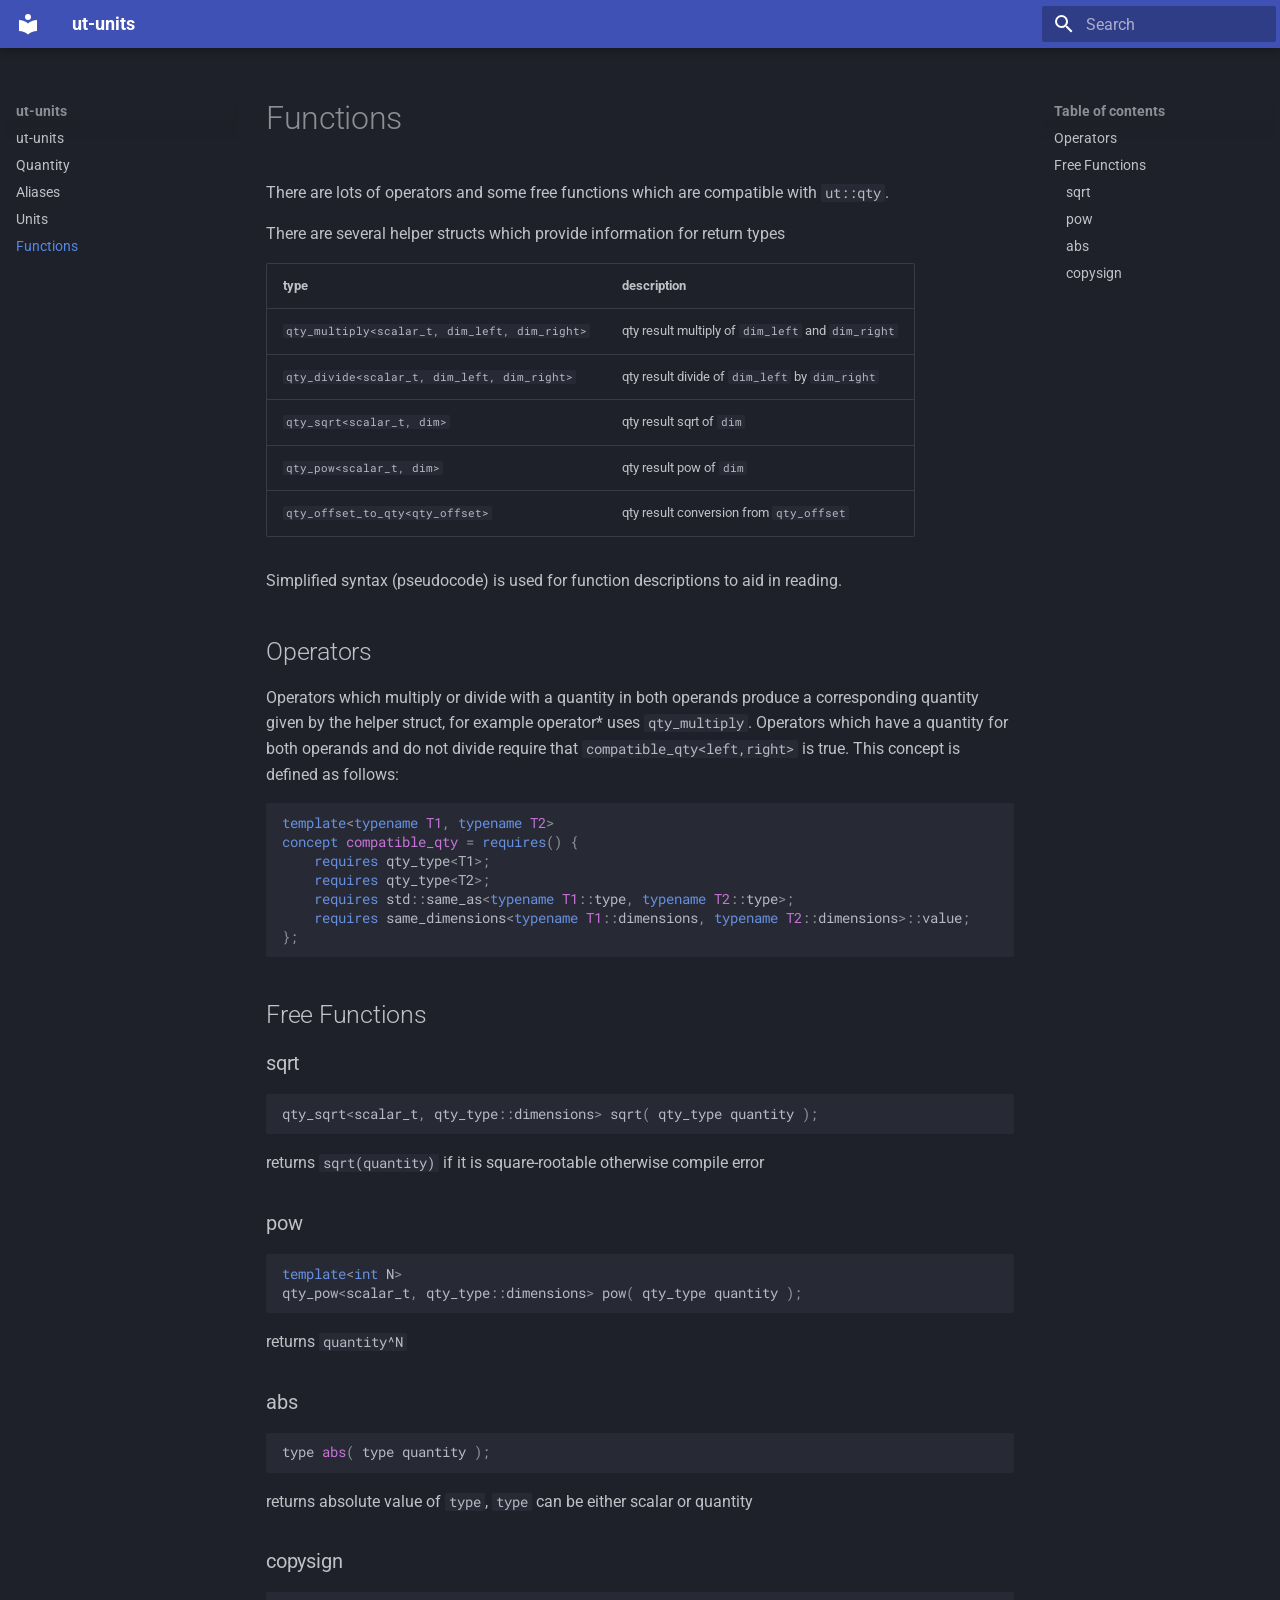
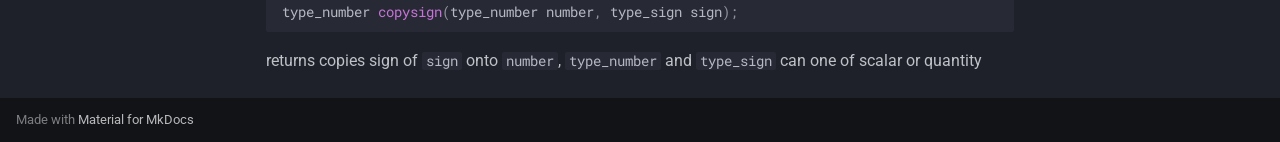
<file: functions.html>
<!doctype html>
<html lang="en" class="no-js">
  <head>
    
      <meta charset="utf-8">
      <meta name="viewport" content="width=device-width,initial-scale=1">
      
      
      
      
        <link rel="prev" href="units.html">
      
      
      
        
      
      
      <link rel="icon" href="assets/images/favicon.png">
      <meta name="generator" content="mkdocs-1.6.1, mkdocs-material-9.7.0">
    
    
      
        <title>Functions - ut-units</title>
      
    
    
      <link rel="stylesheet" href="assets/stylesheets/main.618322db.min.css">
      
        
        <link rel="stylesheet" href="assets/stylesheets/palette.ab4e12ef.min.css">
      
      


    
    
      
    
    
      
        
        
        <link rel="preconnect" href="https://fonts.gstatic.com" crossorigin>
        <link rel="stylesheet" href="https://fonts.googleapis.com/css?family=Roboto:300,300i,400,400i,700,700i%7CRoboto+Mono:400,400i,700,700i&display=fallback">
        <style>:root{--md-text-font:"Roboto";--md-code-font:"Roboto Mono"}</style>
      
    
    
      <link rel="stylesheet" href="stylesheets/extra.css">
    
    <script>__md_scope=new URL(".",location),__md_hash=e=>[...e].reduce(((e,_)=>(e<<5)-e+_.charCodeAt(0)),0),__md_get=(e,_=localStorage,t=__md_scope)=>JSON.parse(_.getItem(t.pathname+"."+e)),__md_set=(e,_,t=localStorage,a=__md_scope)=>{try{t.setItem(a.pathname+"."+e,JSON.stringify(_))}catch(e){}}</script>
    
      

    
    
  </head>
  
  
    
    
    
    
    
    <body dir="ltr" data-md-color-scheme="slate" data-md-color-primary="indigo" data-md-color-accent="indigo">
  
    
    <input class="md-toggle" data-md-toggle="drawer" type="checkbox" id="__drawer" autocomplete="off">
    <input class="md-toggle" data-md-toggle="search" type="checkbox" id="__search" autocomplete="off">
    <label class="md-overlay" for="__drawer"></label>
    <div data-md-component="skip">
      
        
        <a href="#functions" class="md-skip">
          Skip to content
        </a>
      
    </div>
    <div data-md-component="announce">
      
    </div>
    
    
      

  

<header class="md-header md-header--shadow" data-md-component="header">
  <nav class="md-header__inner md-grid" aria-label="Header">
    <a href="index.html" title="ut-units" class="md-header__button md-logo" aria-label="ut-units" data-md-component="logo">
      
  
  <svg xmlns="http://www.w3.org/2000/svg" viewBox="0 0 24 24"><path d="M12 8a3 3 0 0 0 3-3 3 3 0 0 0-3-3 3 3 0 0 0-3 3 3 3 0 0 0 3 3m0 3.54C9.64 9.35 6.5 8 3 8v11c3.5 0 6.64 1.35 9 3.54 2.36-2.19 5.5-3.54 9-3.54V8c-3.5 0-6.64 1.35-9 3.54"/></svg>

    </a>
    <label class="md-header__button md-icon" for="__drawer">
      
      <svg xmlns="http://www.w3.org/2000/svg" viewBox="0 0 24 24"><path d="M3 6h18v2H3zm0 5h18v2H3zm0 5h18v2H3z"/></svg>
    </label>
    <div class="md-header__title" data-md-component="header-title">
      <div class="md-header__ellipsis">
        <div class="md-header__topic">
          <span class="md-ellipsis">
            ut-units
          </span>
        </div>
        <div class="md-header__topic" data-md-component="header-topic">
          <span class="md-ellipsis">
            
              Functions
            
          </span>
        </div>
      </div>
    </div>
    
      
    
    
    
    
      
      
        <label class="md-header__button md-icon" for="__search">
          
          <svg xmlns="http://www.w3.org/2000/svg" viewBox="0 0 24 24"><path d="M9.5 3A6.5 6.5 0 0 1 16 9.5c0 1.61-.59 3.09-1.56 4.23l.27.27h.79l5 5-1.5 1.5-5-5v-.79l-.27-.27A6.52 6.52 0 0 1 9.5 16 6.5 6.5 0 0 1 3 9.5 6.5 6.5 0 0 1 9.5 3m0 2C7 5 5 7 5 9.5S7 14 9.5 14 14 12 14 9.5 12 5 9.5 5"/></svg>
        </label>
        <div class="md-search" data-md-component="search" role="dialog">
  <label class="md-search__overlay" for="__search"></label>
  <div class="md-search__inner" role="search">
    <form class="md-search__form" name="search">
      <input type="text" class="md-search__input" name="query" aria-label="Search" placeholder="Search" autocapitalize="off" autocorrect="off" autocomplete="off" spellcheck="false" data-md-component="search-query" required>
      <label class="md-search__icon md-icon" for="__search">
        
        <svg xmlns="http://www.w3.org/2000/svg" viewBox="0 0 24 24"><path d="M9.5 3A6.5 6.5 0 0 1 16 9.5c0 1.61-.59 3.09-1.56 4.23l.27.27h.79l5 5-1.5 1.5-5-5v-.79l-.27-.27A6.52 6.52 0 0 1 9.5 16 6.5 6.5 0 0 1 3 9.5 6.5 6.5 0 0 1 9.5 3m0 2C7 5 5 7 5 9.5S7 14 9.5 14 14 12 14 9.5 12 5 9.5 5"/></svg>
        
        <svg xmlns="http://www.w3.org/2000/svg" viewBox="0 0 24 24"><path d="M20 11v2H8l5.5 5.5-1.42 1.42L4.16 12l7.92-7.92L13.5 5.5 8 11z"/></svg>
      </label>
      <nav class="md-search__options" aria-label="Search">
        
        <button type="reset" class="md-search__icon md-icon" title="Clear" aria-label="Clear" tabindex="-1">
          
          <svg xmlns="http://www.w3.org/2000/svg" viewBox="0 0 24 24"><path d="M19 6.41 17.59 5 12 10.59 6.41 5 5 6.41 10.59 12 5 17.59 6.41 19 12 13.41 17.59 19 19 17.59 13.41 12z"/></svg>
        </button>
      </nav>
      
    </form>
    <div class="md-search__output">
      <div class="md-search__scrollwrap" tabindex="0" data-md-scrollfix>
        <div class="md-search-result" data-md-component="search-result">
          <div class="md-search-result__meta">
            Initializing search
          </div>
          <ol class="md-search-result__list" role="presentation"></ol>
        </div>
      </div>
    </div>
  </div>
</div>
      
    
    
  </nav>
  
</header>
    
    <div class="md-container" data-md-component="container">
      
      
        
          
        
      
      <main class="md-main" data-md-component="main">
        <div class="md-main__inner md-grid">
          
            
              
              <div class="md-sidebar md-sidebar--primary" data-md-component="sidebar" data-md-type="navigation" >
                <div class="md-sidebar__scrollwrap">
                  <div class="md-sidebar__inner">
                    



<nav class="md-nav md-nav--primary" aria-label="Navigation" data-md-level="0">
  <label class="md-nav__title" for="__drawer">
    <a href="index.html" title="ut-units" class="md-nav__button md-logo" aria-label="ut-units" data-md-component="logo">
      
  
  <svg xmlns="http://www.w3.org/2000/svg" viewBox="0 0 24 24"><path d="M12 8a3 3 0 0 0 3-3 3 3 0 0 0-3-3 3 3 0 0 0-3 3 3 3 0 0 0 3 3m0 3.54C9.64 9.35 6.5 8 3 8v11c3.5 0 6.64 1.35 9 3.54 2.36-2.19 5.5-3.54 9-3.54V8c-3.5 0-6.64 1.35-9 3.54"/></svg>

    </a>
    ut-units
  </label>
  
  <ul class="md-nav__list" data-md-scrollfix>
    
      
      
  
  
  
  
    <li class="md-nav__item">
      <a href="index.html" class="md-nav__link">
        
  
  
  <span class="md-ellipsis">
    
  
    ut-units
  

    
  </span>
  
  

      </a>
    </li>
  

    
      
      
  
  
  
  
    <li class="md-nav__item">
      <a href="quantity.html" class="md-nav__link">
        
  
  
  <span class="md-ellipsis">
    
  
    Quantity
  

    
  </span>
  
  

      </a>
    </li>
  

    
      
      
  
  
  
  
    <li class="md-nav__item">
      <a href="aliases.html" class="md-nav__link">
        
  
  
  <span class="md-ellipsis">
    
  
    Aliases
  

    
  </span>
  
  

      </a>
    </li>
  

    
      
      
  
  
  
  
    <li class="md-nav__item">
      <a href="units.html" class="md-nav__link">
        
  
  
  <span class="md-ellipsis">
    
  
    Units
  

    
  </span>
  
  

      </a>
    </li>
  

    
      
      
  
  
    
  
  
  
    <li class="md-nav__item md-nav__item--active">
      
      <input class="md-nav__toggle md-toggle" type="checkbox" id="__toc">
      
      
        
      
      
        <label class="md-nav__link md-nav__link--active" for="__toc">
          
  
  
  <span class="md-ellipsis">
    
  
    Functions
  

    
  </span>
  
  

          <span class="md-nav__icon md-icon"></span>
        </label>
      
      <a href="functions.html" class="md-nav__link md-nav__link--active">
        
  
  
  <span class="md-ellipsis">
    
  
    Functions
  

    
  </span>
  
  

      </a>
      
        

<nav class="md-nav md-nav--secondary" aria-label="Table of contents">
  
  
  
    
  
  
    <label class="md-nav__title" for="__toc">
      <span class="md-nav__icon md-icon"></span>
      Table of contents
    </label>
    <ul class="md-nav__list" data-md-component="toc" data-md-scrollfix>
      
        <li class="md-nav__item">
  <a href="#operators" class="md-nav__link">
    <span class="md-ellipsis">
      
        Operators
      
    </span>
  </a>
  
</li>
      
        <li class="md-nav__item">
  <a href="#free-functions" class="md-nav__link">
    <span class="md-ellipsis">
      
        Free Functions
      
    </span>
  </a>
  
    <nav class="md-nav" aria-label="Free Functions">
      <ul class="md-nav__list">
        
          <li class="md-nav__item">
  <a href="#sqrt" class="md-nav__link">
    <span class="md-ellipsis">
      
        sqrt
      
    </span>
  </a>
  
</li>
        
          <li class="md-nav__item">
  <a href="#pow" class="md-nav__link">
    <span class="md-ellipsis">
      
        pow
      
    </span>
  </a>
  
</li>
        
          <li class="md-nav__item">
  <a href="#abs" class="md-nav__link">
    <span class="md-ellipsis">
      
        abs
      
    </span>
  </a>
  
</li>
        
          <li class="md-nav__item">
  <a href="#copysign" class="md-nav__link">
    <span class="md-ellipsis">
      
        copysign
      
    </span>
  </a>
  
</li>
        
      </ul>
    </nav>
  
</li>
      
    </ul>
  
</nav>
      
    </li>
  

    
  </ul>
</nav>
                  </div>
                </div>
              </div>
            
            
              
              <div class="md-sidebar md-sidebar--secondary" data-md-component="sidebar" data-md-type="toc" >
                <div class="md-sidebar__scrollwrap">
                  <div class="md-sidebar__inner">
                    

<nav class="md-nav md-nav--secondary" aria-label="Table of contents">
  
  
  
    
  
  
    <label class="md-nav__title" for="__toc">
      <span class="md-nav__icon md-icon"></span>
      Table of contents
    </label>
    <ul class="md-nav__list" data-md-component="toc" data-md-scrollfix>
      
        <li class="md-nav__item">
  <a href="#operators" class="md-nav__link">
    <span class="md-ellipsis">
      
        Operators
      
    </span>
  </a>
  
</li>
      
        <li class="md-nav__item">
  <a href="#free-functions" class="md-nav__link">
    <span class="md-ellipsis">
      
        Free Functions
      
    </span>
  </a>
  
    <nav class="md-nav" aria-label="Free Functions">
      <ul class="md-nav__list">
        
          <li class="md-nav__item">
  <a href="#sqrt" class="md-nav__link">
    <span class="md-ellipsis">
      
        sqrt
      
    </span>
  </a>
  
</li>
        
          <li class="md-nav__item">
  <a href="#pow" class="md-nav__link">
    <span class="md-ellipsis">
      
        pow
      
    </span>
  </a>
  
</li>
        
          <li class="md-nav__item">
  <a href="#abs" class="md-nav__link">
    <span class="md-ellipsis">
      
        abs
      
    </span>
  </a>
  
</li>
        
          <li class="md-nav__item">
  <a href="#copysign" class="md-nav__link">
    <span class="md-ellipsis">
      
        copysign
      
    </span>
  </a>
  
</li>
        
      </ul>
    </nav>
  
</li>
      
    </ul>
  
</nav>
                  </div>
                </div>
              </div>
            
          
          
            <div class="md-content" data-md-component="content">
              
              <article class="md-content__inner md-typeset">
                
                  



<h1 id="functions">Functions</h1>
<p>There are lots of operators and some free functions which are compatible with <code>ut::qty</code>.</p>
<p>There are several helper structs which provide information for return types</p>
<table>
<thead>
<tr>
<th>type</th>
<th>description</th>
</tr>
</thead>
<tbody>
<tr>
<td><code>qty_multiply&lt;scalar_t, dim_left, dim_right&gt;</code></td>
<td>qty result multiply of <code>dim_left</code> and <code>dim_right</code></td>
</tr>
<tr>
<td><code>qty_divide&lt;scalar_t, dim_left, dim_right&gt;</code></td>
<td>qty result divide of <code>dim_left</code> by <code>dim_right</code></td>
</tr>
<tr>
<td><code>qty_sqrt&lt;scalar_t, dim&gt;</code></td>
<td>qty result sqrt of <code>dim</code></td>
</tr>
<tr>
<td><code>qty_pow&lt;scalar_t, dim&gt;</code></td>
<td>qty result pow of <code>dim</code></td>
</tr>
<tr>
<td><code>qty_offset_to_qty&lt;qty_offset&gt;</code></td>
<td>qty result conversion from <code>qty_offset</code></td>
</tr>
</tbody>
</table>
<p>Simplified syntax (pseudocode) is used for function descriptions to aid in reading.</p>
<h2 id="operators">Operators</h2>
<p>Operators which multiply or divide with a quantity in both operands produce a corresponding quantity given by the helper struct, for example operator* uses <code>qty_multiply</code>. Operators which have a quantity for both operands and do not divide require that <code>compatible_qty&lt;left,right&gt;</code> is true. This concept is defined as follows:</p>
<div class="language-cpp highlight"><pre><span></span><code><span id="__span-0-1"><a id="__codelineno-0-1" name="__codelineno-0-1" href="#__codelineno-0-1"></a><span class="k">template</span><span class="o">&lt;</span><span class="k">typename</span><span class="w"> </span><span class="nc">T1</span><span class="p">,</span><span class="w"> </span><span class="k">typename</span><span class="w"> </span><span class="nc">T2</span><span class="o">&gt;</span>
</span><span id="__span-0-2"><a id="__codelineno-0-2" name="__codelineno-0-2" href="#__codelineno-0-2"></a><span class="k">concept</span><span class="w"> </span><span class="nc">compatible_qty</span><span class="w"> </span><span class="o">=</span><span class="w"> </span><span class="k">requires</span><span class="p">()</span><span class="w"> </span><span class="p">{</span>
</span><span id="__span-0-3"><a id="__codelineno-0-3" name="__codelineno-0-3" href="#__codelineno-0-3"></a><span class="w">    </span><span class="k">requires</span><span class="w"> </span><span class="n">qty_type</span><span class="o">&lt;</span><span class="n">T1</span><span class="o">&gt;</span><span class="p">;</span>
</span><span id="__span-0-4"><a id="__codelineno-0-4" name="__codelineno-0-4" href="#__codelineno-0-4"></a><span class="w">    </span><span class="k">requires</span><span class="w"> </span><span class="n">qty_type</span><span class="o">&lt;</span><span class="n">T2</span><span class="o">&gt;</span><span class="p">;</span>
</span><span id="__span-0-5"><a id="__codelineno-0-5" name="__codelineno-0-5" href="#__codelineno-0-5"></a><span class="w">    </span><span class="k">requires</span><span class="w"> </span><span class="n">std</span><span class="o">::</span><span class="n">same_as</span><span class="o">&lt;</span><span class="k">typename</span><span class="w"> </span><span class="nc">T1</span><span class="o">::</span><span class="n">type</span><span class="p">,</span><span class="w"> </span><span class="k">typename</span><span class="w"> </span><span class="nc">T2</span><span class="o">::</span><span class="n">type</span><span class="o">&gt;</span><span class="p">;</span>
</span><span id="__span-0-6"><a id="__codelineno-0-6" name="__codelineno-0-6" href="#__codelineno-0-6"></a><span class="w">    </span><span class="k">requires</span><span class="w"> </span><span class="n">same_dimensions</span><span class="o">&lt;</span><span class="k">typename</span><span class="w"> </span><span class="nc">T1</span><span class="o">::</span><span class="n">dimensions</span><span class="p">,</span><span class="w"> </span><span class="k">typename</span><span class="w"> </span><span class="nc">T2</span><span class="o">::</span><span class="n">dimensions</span><span class="o">&gt;::</span><span class="n">value</span><span class="p">;</span>
</span><span id="__span-0-7"><a id="__codelineno-0-7" name="__codelineno-0-7" href="#__codelineno-0-7"></a><span class="p">};</span>
</span></code></pre></div>
<h2 id="free-functions">Free Functions</h2>
<h3 id="sqrt">sqrt</h3>
<div class="language-cpp highlight"><pre><span></span><code><span id="__span-1-1"><a id="__codelineno-1-1" name="__codelineno-1-1" href="#__codelineno-1-1"></a><span class="n">qty_sqrt</span><span class="o">&lt;</span><span class="n">scalar_t</span><span class="p">,</span><span class="w"> </span><span class="n">qty_type</span><span class="o">::</span><span class="n">dimensions</span><span class="o">&gt;</span><span class="w"> </span><span class="n">sqrt</span><span class="p">(</span><span class="w"> </span><span class="n">qty_type</span><span class="w"> </span><span class="n">quantity</span><span class="w"> </span><span class="p">);</span>
</span></code></pre></div>
<p>returns <code>sqrt(quantity)</code> if it is square-rootable otherwise compile error</p>
<h3 id="pow">pow</h3>
<div class="language-cpp highlight"><pre><span></span><code><span id="__span-2-1"><a id="__codelineno-2-1" name="__codelineno-2-1" href="#__codelineno-2-1"></a><span class="k">template</span><span class="o">&lt;</span><span class="kt">int</span><span class="w"> </span><span class="n">N</span><span class="o">&gt;</span>
</span><span id="__span-2-2"><a id="__codelineno-2-2" name="__codelineno-2-2" href="#__codelineno-2-2"></a><span class="n">qty_pow</span><span class="o">&lt;</span><span class="n">scalar_t</span><span class="p">,</span><span class="w"> </span><span class="n">qty_type</span><span class="o">::</span><span class="n">dimensions</span><span class="o">&gt;</span><span class="w"> </span><span class="n">pow</span><span class="p">(</span><span class="w"> </span><span class="n">qty_type</span><span class="w"> </span><span class="n">quantity</span><span class="w"> </span><span class="p">);</span>
</span></code></pre></div>
<p>returns <code>quantity^N</code></p>
<h3 id="abs">abs</h3>
<div class="language-cpp highlight"><pre><span></span><code><span id="__span-3-1"><a id="__codelineno-3-1" name="__codelineno-3-1" href="#__codelineno-3-1"></a><span class="n">type</span><span class="w"> </span><span class="nf">abs</span><span class="p">(</span><span class="w"> </span><span class="n">type</span><span class="w"> </span><span class="n">quantity</span><span class="w"> </span><span class="p">);</span>
</span></code></pre></div>
<p>returns absolute value of <code>type</code>, <code>type</code> can be either scalar or quantity</p>
<h3 id="copysign">copysign</h3>
<div class="language-cpp highlight"><pre><span></span><code><span id="__span-4-1"><a id="__codelineno-4-1" name="__codelineno-4-1" href="#__codelineno-4-1"></a><span class="n">type_number</span><span class="w"> </span><span class="nf">copysign</span><span class="p">(</span><span class="n">type_number</span><span class="w"> </span><span class="n">number</span><span class="p">,</span><span class="w"> </span><span class="n">type_sign</span><span class="w"> </span><span class="n">sign</span><span class="p">);</span>
</span></code></pre></div>
<p>returns copies sign of <code>sign</code> onto <code>number</code>, <code>type_number</code> and <code>type_sign</code> can one of scalar or quantity</p>












                
              </article>
            </div>
          
          
<script>var target=document.getElementById(location.hash.slice(1));target&&target.name&&(target.checked=target.name.startsWith("__tabbed_"))</script>
        </div>
        
      </main>
      
        <footer class="md-footer">
  
  <div class="md-footer-meta md-typeset">
    <div class="md-footer-meta__inner md-grid">
      <div class="md-copyright">
  
  
    Made with
    <a href="https://squidfunk.github.io/mkdocs-material/" target="_blank" rel="noopener">
      Material for MkDocs
    </a>
  
</div>
      
    </div>
  </div>
</footer>
      
    </div>
    <div class="md-dialog" data-md-component="dialog">
      <div class="md-dialog__inner md-typeset"></div>
    </div>
    
    
    
      
      
      <script id="__config" type="application/json">{"annotate": null, "base": ".", "features": [], "search": "assets/javascripts/workers/search.7a47a382.min.js", "tags": null, "translations": {"clipboard.copied": "Copied to clipboard", "clipboard.copy": "Copy to clipboard", "search.result.more.one": "1 more on this page", "search.result.more.other": "# more on this page", "search.result.none": "No matching documents", "search.result.one": "1 matching document", "search.result.other": "# matching documents", "search.result.placeholder": "Type to start searching", "search.result.term.missing": "Missing", "select.version": "Select version"}, "version": null}</script>
    
    
      <script src="assets/javascripts/bundle.e71a0d61.min.js"></script>
      
    
  </body>
</html>
</file>
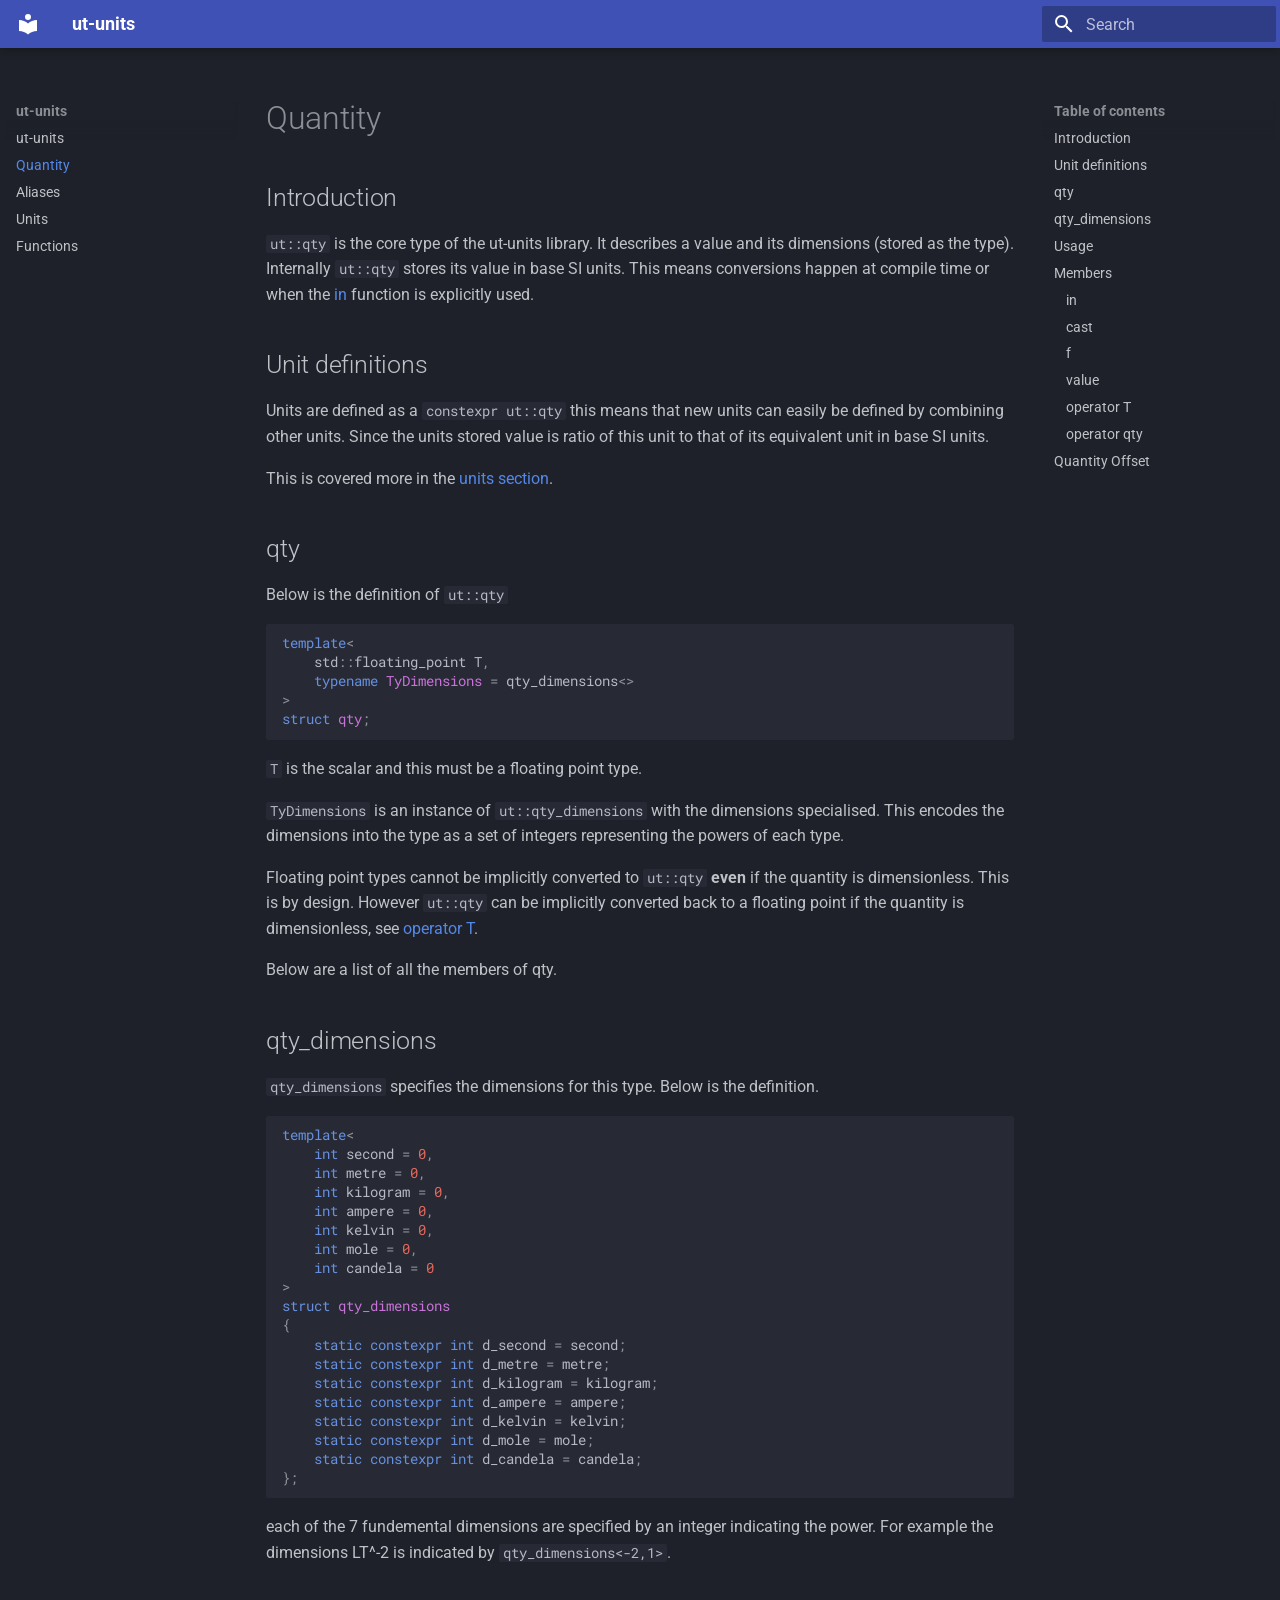
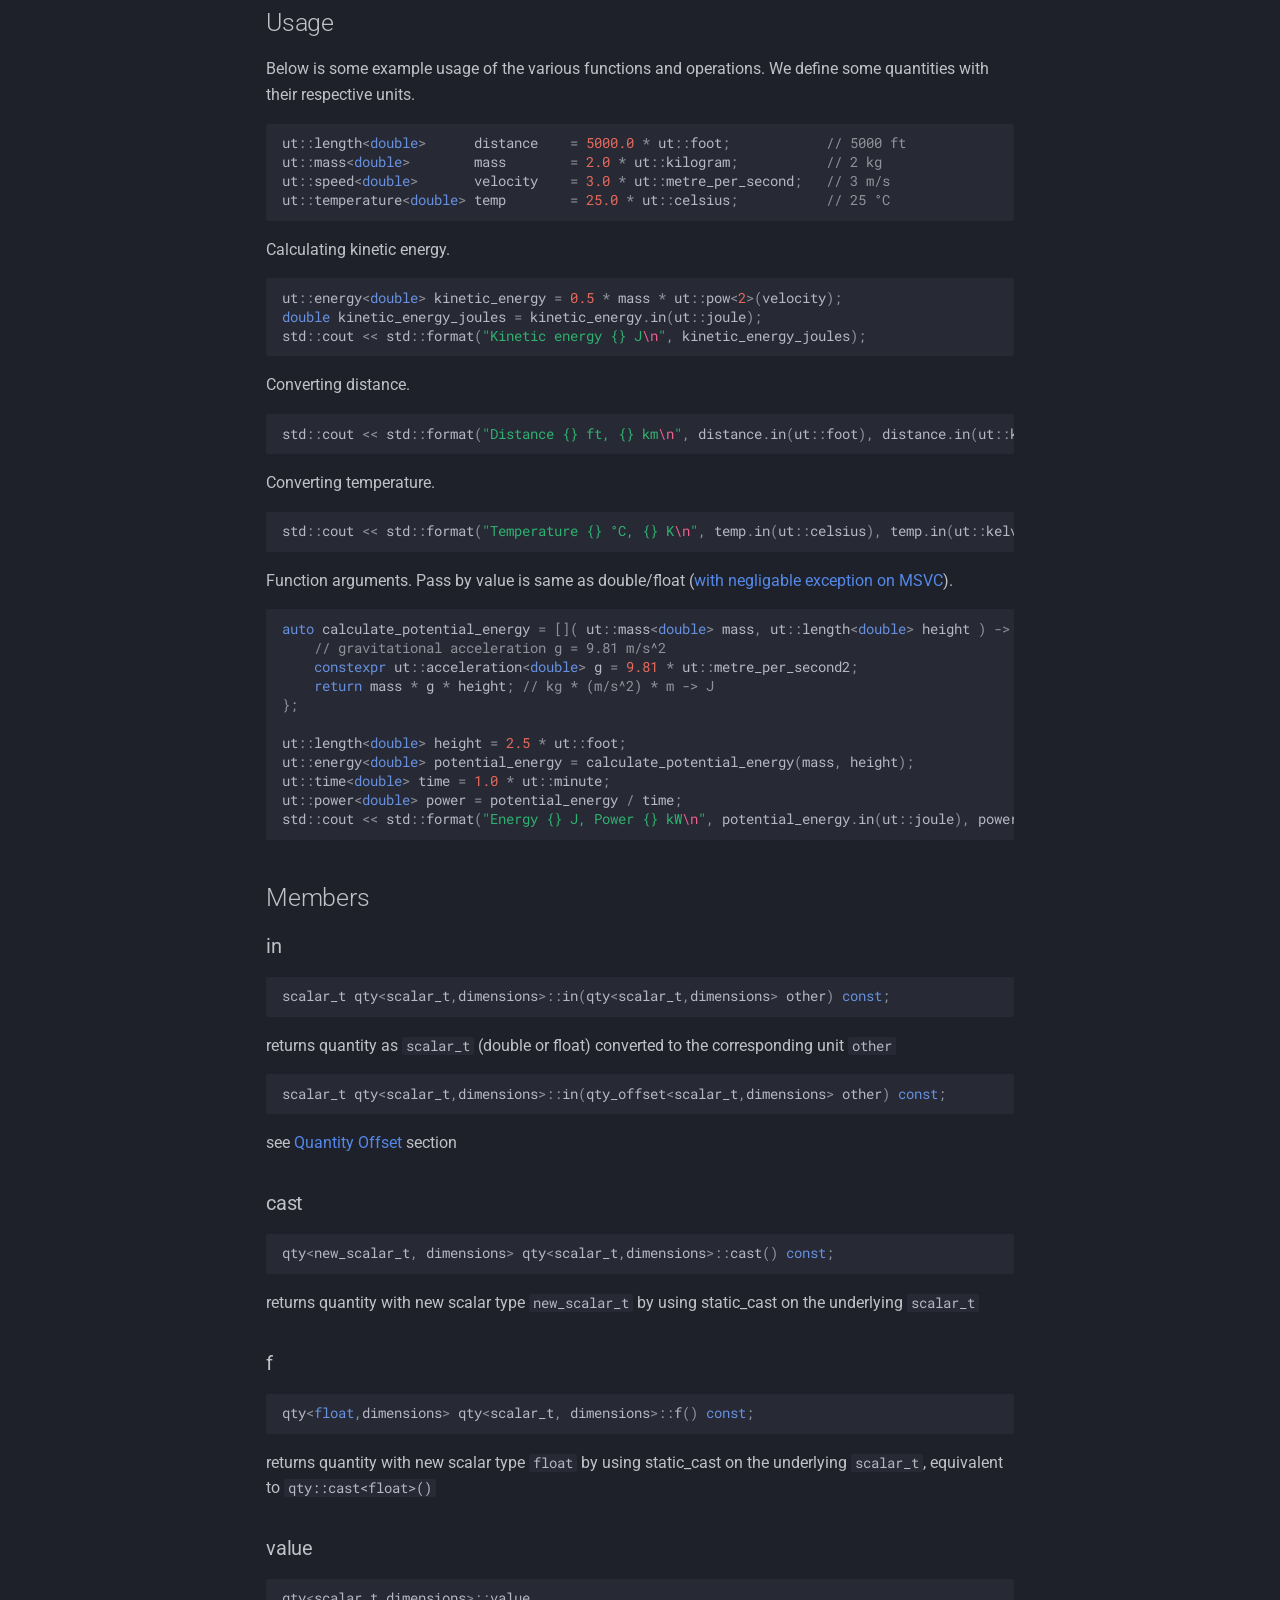
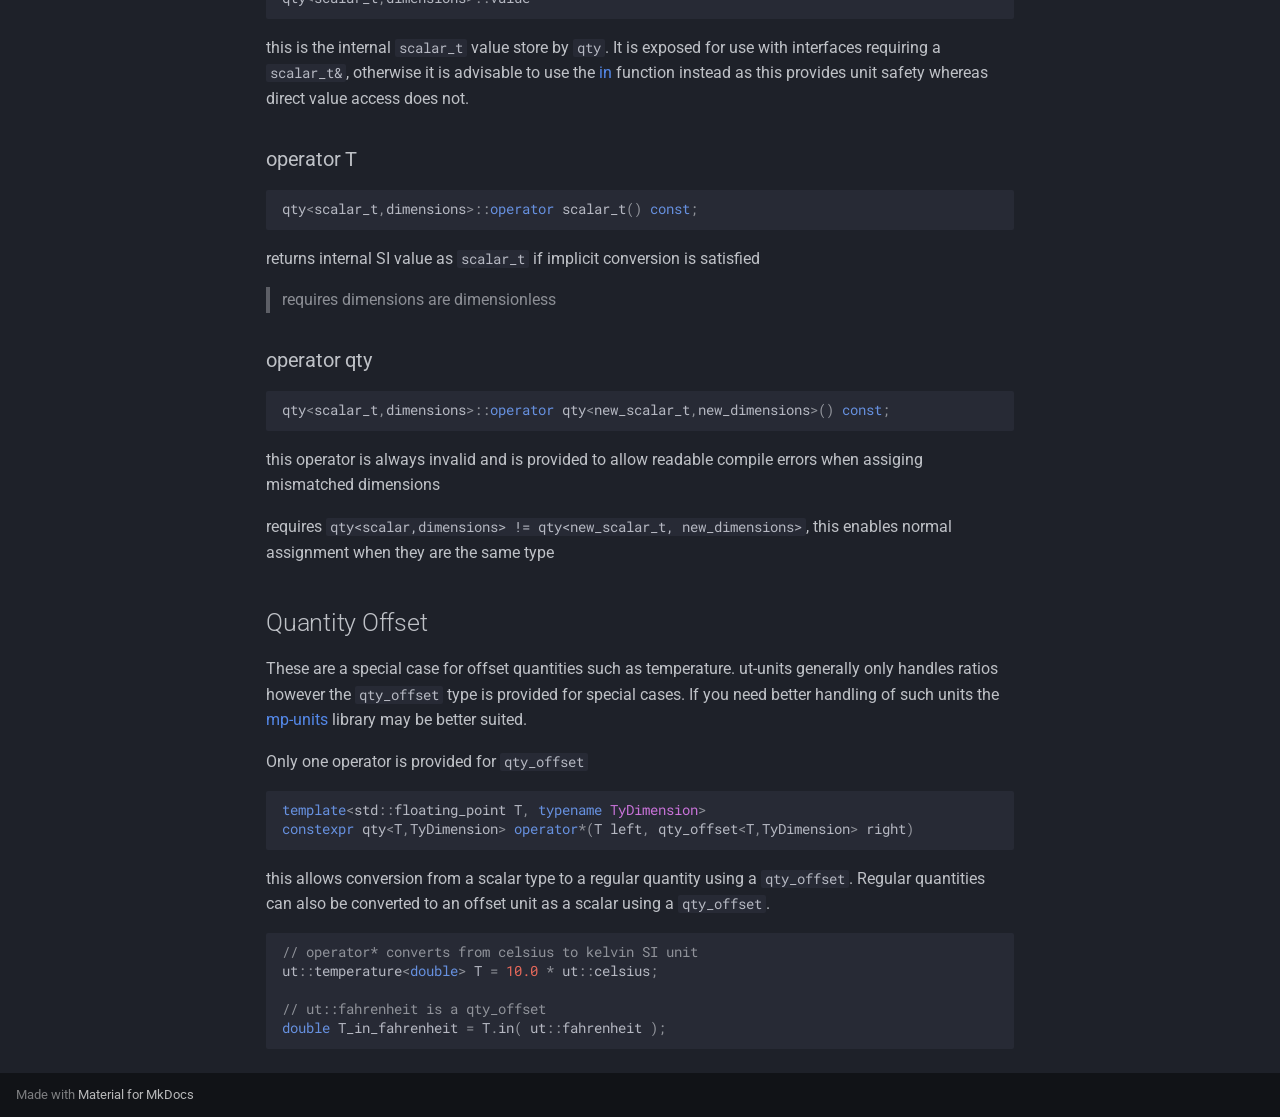
<file: quantity.html>
<!doctype html>
<html lang="en" class="no-js">
  <head>
    
      <meta charset="utf-8">
      <meta name="viewport" content="width=device-width,initial-scale=1">
      
      
      
      
        <link rel="prev" href="index.html">
      
      
        <link rel="next" href="aliases.html">
      
      
        
      
      
      <link rel="icon" href="assets/images/favicon.png">
      <meta name="generator" content="mkdocs-1.6.1, mkdocs-material-9.7.0">
    
    
      
        <title>Quantity - ut-units</title>
      
    
    
      <link rel="stylesheet" href="assets/stylesheets/main.618322db.min.css">
      
        
        <link rel="stylesheet" href="assets/stylesheets/palette.ab4e12ef.min.css">
      
      


    
    
      
    
    
      
        
        
        <link rel="preconnect" href="https://fonts.gstatic.com" crossorigin>
        <link rel="stylesheet" href="https://fonts.googleapis.com/css?family=Roboto:300,300i,400,400i,700,700i%7CRoboto+Mono:400,400i,700,700i&display=fallback">
        <style>:root{--md-text-font:"Roboto";--md-code-font:"Roboto Mono"}</style>
      
    
    
      <link rel="stylesheet" href="stylesheets/extra.css">
    
    <script>__md_scope=new URL(".",location),__md_hash=e=>[...e].reduce(((e,_)=>(e<<5)-e+_.charCodeAt(0)),0),__md_get=(e,_=localStorage,t=__md_scope)=>JSON.parse(_.getItem(t.pathname+"."+e)),__md_set=(e,_,t=localStorage,a=__md_scope)=>{try{t.setItem(a.pathname+"."+e,JSON.stringify(_))}catch(e){}}</script>
    
      

    
    
  </head>
  
  
    
    
    
    
    
    <body dir="ltr" data-md-color-scheme="slate" data-md-color-primary="indigo" data-md-color-accent="indigo">
  
    
    <input class="md-toggle" data-md-toggle="drawer" type="checkbox" id="__drawer" autocomplete="off">
    <input class="md-toggle" data-md-toggle="search" type="checkbox" id="__search" autocomplete="off">
    <label class="md-overlay" for="__drawer"></label>
    <div data-md-component="skip">
      
        
        <a href="#quantity" class="md-skip">
          Skip to content
        </a>
      
    </div>
    <div data-md-component="announce">
      
    </div>
    
    
      

  

<header class="md-header md-header--shadow" data-md-component="header">
  <nav class="md-header__inner md-grid" aria-label="Header">
    <a href="index.html" title="ut-units" class="md-header__button md-logo" aria-label="ut-units" data-md-component="logo">
      
  
  <svg xmlns="http://www.w3.org/2000/svg" viewBox="0 0 24 24"><path d="M12 8a3 3 0 0 0 3-3 3 3 0 0 0-3-3 3 3 0 0 0-3 3 3 3 0 0 0 3 3m0 3.54C9.64 9.35 6.5 8 3 8v11c3.5 0 6.64 1.35 9 3.54 2.36-2.19 5.5-3.54 9-3.54V8c-3.5 0-6.64 1.35-9 3.54"/></svg>

    </a>
    <label class="md-header__button md-icon" for="__drawer">
      
      <svg xmlns="http://www.w3.org/2000/svg" viewBox="0 0 24 24"><path d="M3 6h18v2H3zm0 5h18v2H3zm0 5h18v2H3z"/></svg>
    </label>
    <div class="md-header__title" data-md-component="header-title">
      <div class="md-header__ellipsis">
        <div class="md-header__topic">
          <span class="md-ellipsis">
            ut-units
          </span>
        </div>
        <div class="md-header__topic" data-md-component="header-topic">
          <span class="md-ellipsis">
            
              Quantity
            
          </span>
        </div>
      </div>
    </div>
    
      
    
    
    
    
      
      
        <label class="md-header__button md-icon" for="__search">
          
          <svg xmlns="http://www.w3.org/2000/svg" viewBox="0 0 24 24"><path d="M9.5 3A6.5 6.5 0 0 1 16 9.5c0 1.61-.59 3.09-1.56 4.23l.27.27h.79l5 5-1.5 1.5-5-5v-.79l-.27-.27A6.52 6.52 0 0 1 9.5 16 6.5 6.5 0 0 1 3 9.5 6.5 6.5 0 0 1 9.5 3m0 2C7 5 5 7 5 9.5S7 14 9.5 14 14 12 14 9.5 12 5 9.5 5"/></svg>
        </label>
        <div class="md-search" data-md-component="search" role="dialog">
  <label class="md-search__overlay" for="__search"></label>
  <div class="md-search__inner" role="search">
    <form class="md-search__form" name="search">
      <input type="text" class="md-search__input" name="query" aria-label="Search" placeholder="Search" autocapitalize="off" autocorrect="off" autocomplete="off" spellcheck="false" data-md-component="search-query" required>
      <label class="md-search__icon md-icon" for="__search">
        
        <svg xmlns="http://www.w3.org/2000/svg" viewBox="0 0 24 24"><path d="M9.5 3A6.5 6.5 0 0 1 16 9.5c0 1.61-.59 3.09-1.56 4.23l.27.27h.79l5 5-1.5 1.5-5-5v-.79l-.27-.27A6.52 6.52 0 0 1 9.5 16 6.5 6.5 0 0 1 3 9.5 6.5 6.5 0 0 1 9.5 3m0 2C7 5 5 7 5 9.5S7 14 9.5 14 14 12 14 9.5 12 5 9.5 5"/></svg>
        
        <svg xmlns="http://www.w3.org/2000/svg" viewBox="0 0 24 24"><path d="M20 11v2H8l5.5 5.5-1.42 1.42L4.16 12l7.92-7.92L13.5 5.5 8 11z"/></svg>
      </label>
      <nav class="md-search__options" aria-label="Search">
        
        <button type="reset" class="md-search__icon md-icon" title="Clear" aria-label="Clear" tabindex="-1">
          
          <svg xmlns="http://www.w3.org/2000/svg" viewBox="0 0 24 24"><path d="M19 6.41 17.59 5 12 10.59 6.41 5 5 6.41 10.59 12 5 17.59 6.41 19 12 13.41 17.59 19 19 17.59 13.41 12z"/></svg>
        </button>
      </nav>
      
    </form>
    <div class="md-search__output">
      <div class="md-search__scrollwrap" tabindex="0" data-md-scrollfix>
        <div class="md-search-result" data-md-component="search-result">
          <div class="md-search-result__meta">
            Initializing search
          </div>
          <ol class="md-search-result__list" role="presentation"></ol>
        </div>
      </div>
    </div>
  </div>
</div>
      
    
    
  </nav>
  
</header>
    
    <div class="md-container" data-md-component="container">
      
      
        
          
        
      
      <main class="md-main" data-md-component="main">
        <div class="md-main__inner md-grid">
          
            
              
              <div class="md-sidebar md-sidebar--primary" data-md-component="sidebar" data-md-type="navigation" >
                <div class="md-sidebar__scrollwrap">
                  <div class="md-sidebar__inner">
                    



<nav class="md-nav md-nav--primary" aria-label="Navigation" data-md-level="0">
  <label class="md-nav__title" for="__drawer">
    <a href="index.html" title="ut-units" class="md-nav__button md-logo" aria-label="ut-units" data-md-component="logo">
      
  
  <svg xmlns="http://www.w3.org/2000/svg" viewBox="0 0 24 24"><path d="M12 8a3 3 0 0 0 3-3 3 3 0 0 0-3-3 3 3 0 0 0-3 3 3 3 0 0 0 3 3m0 3.54C9.64 9.35 6.5 8 3 8v11c3.5 0 6.64 1.35 9 3.54 2.36-2.19 5.5-3.54 9-3.54V8c-3.5 0-6.64 1.35-9 3.54"/></svg>

    </a>
    ut-units
  </label>
  
  <ul class="md-nav__list" data-md-scrollfix>
    
      
      
  
  
  
  
    <li class="md-nav__item">
      <a href="index.html" class="md-nav__link">
        
  
  
  <span class="md-ellipsis">
    
  
    ut-units
  

    
  </span>
  
  

      </a>
    </li>
  

    
      
      
  
  
    
  
  
  
    <li class="md-nav__item md-nav__item--active">
      
      <input class="md-nav__toggle md-toggle" type="checkbox" id="__toc">
      
      
        
      
      
        <label class="md-nav__link md-nav__link--active" for="__toc">
          
  
  
  <span class="md-ellipsis">
    
  
    Quantity
  

    
  </span>
  
  

          <span class="md-nav__icon md-icon"></span>
        </label>
      
      <a href="quantity.html" class="md-nav__link md-nav__link--active">
        
  
  
  <span class="md-ellipsis">
    
  
    Quantity
  

    
  </span>
  
  

      </a>
      
        

<nav class="md-nav md-nav--secondary" aria-label="Table of contents">
  
  
  
    
  
  
    <label class="md-nav__title" for="__toc">
      <span class="md-nav__icon md-icon"></span>
      Table of contents
    </label>
    <ul class="md-nav__list" data-md-component="toc" data-md-scrollfix>
      
        <li class="md-nav__item">
  <a href="#introduction" class="md-nav__link">
    <span class="md-ellipsis">
      
        Introduction
      
    </span>
  </a>
  
</li>
      
        <li class="md-nav__item">
  <a href="#unit-definitions" class="md-nav__link">
    <span class="md-ellipsis">
      
        Unit definitions
      
    </span>
  </a>
  
</li>
      
        <li class="md-nav__item">
  <a href="#qty" class="md-nav__link">
    <span class="md-ellipsis">
      
        qty
      
    </span>
  </a>
  
</li>
      
        <li class="md-nav__item">
  <a href="#qty_dimensions" class="md-nav__link">
    <span class="md-ellipsis">
      
        qty_dimensions
      
    </span>
  </a>
  
</li>
      
        <li class="md-nav__item">
  <a href="#usage" class="md-nav__link">
    <span class="md-ellipsis">
      
        Usage
      
    </span>
  </a>
  
</li>
      
        <li class="md-nav__item">
  <a href="#members" class="md-nav__link">
    <span class="md-ellipsis">
      
        Members
      
    </span>
  </a>
  
    <nav class="md-nav" aria-label="Members">
      <ul class="md-nav__list">
        
          <li class="md-nav__item">
  <a href="#in" class="md-nav__link">
    <span class="md-ellipsis">
      
        in
      
    </span>
  </a>
  
</li>
        
          <li class="md-nav__item">
  <a href="#cast" class="md-nav__link">
    <span class="md-ellipsis">
      
        cast
      
    </span>
  </a>
  
</li>
        
          <li class="md-nav__item">
  <a href="#f" class="md-nav__link">
    <span class="md-ellipsis">
      
        f
      
    </span>
  </a>
  
</li>
        
          <li class="md-nav__item">
  <a href="#value" class="md-nav__link">
    <span class="md-ellipsis">
      
        value
      
    </span>
  </a>
  
</li>
        
          <li class="md-nav__item">
  <a href="#operator-t" class="md-nav__link">
    <span class="md-ellipsis">
      
        operator T
      
    </span>
  </a>
  
</li>
        
          <li class="md-nav__item">
  <a href="#operator-qty" class="md-nav__link">
    <span class="md-ellipsis">
      
        operator qty
      
    </span>
  </a>
  
</li>
        
      </ul>
    </nav>
  
</li>
      
        <li class="md-nav__item">
  <a href="#quantity-offset" class="md-nav__link">
    <span class="md-ellipsis">
      
        Quantity Offset
      
    </span>
  </a>
  
</li>
      
    </ul>
  
</nav>
      
    </li>
  

    
      
      
  
  
  
  
    <li class="md-nav__item">
      <a href="aliases.html" class="md-nav__link">
        
  
  
  <span class="md-ellipsis">
    
  
    Aliases
  

    
  </span>
  
  

      </a>
    </li>
  

    
      
      
  
  
  
  
    <li class="md-nav__item">
      <a href="units.html" class="md-nav__link">
        
  
  
  <span class="md-ellipsis">
    
  
    Units
  

    
  </span>
  
  

      </a>
    </li>
  

    
      
      
  
  
  
  
    <li class="md-nav__item">
      <a href="functions.html" class="md-nav__link">
        
  
  
  <span class="md-ellipsis">
    
  
    Functions
  

    
  </span>
  
  

      </a>
    </li>
  

    
  </ul>
</nav>
                  </div>
                </div>
              </div>
            
            
              
              <div class="md-sidebar md-sidebar--secondary" data-md-component="sidebar" data-md-type="toc" >
                <div class="md-sidebar__scrollwrap">
                  <div class="md-sidebar__inner">
                    

<nav class="md-nav md-nav--secondary" aria-label="Table of contents">
  
  
  
    
  
  
    <label class="md-nav__title" for="__toc">
      <span class="md-nav__icon md-icon"></span>
      Table of contents
    </label>
    <ul class="md-nav__list" data-md-component="toc" data-md-scrollfix>
      
        <li class="md-nav__item">
  <a href="#introduction" class="md-nav__link">
    <span class="md-ellipsis">
      
        Introduction
      
    </span>
  </a>
  
</li>
      
        <li class="md-nav__item">
  <a href="#unit-definitions" class="md-nav__link">
    <span class="md-ellipsis">
      
        Unit definitions
      
    </span>
  </a>
  
</li>
      
        <li class="md-nav__item">
  <a href="#qty" class="md-nav__link">
    <span class="md-ellipsis">
      
        qty
      
    </span>
  </a>
  
</li>
      
        <li class="md-nav__item">
  <a href="#qty_dimensions" class="md-nav__link">
    <span class="md-ellipsis">
      
        qty_dimensions
      
    </span>
  </a>
  
</li>
      
        <li class="md-nav__item">
  <a href="#usage" class="md-nav__link">
    <span class="md-ellipsis">
      
        Usage
      
    </span>
  </a>
  
</li>
      
        <li class="md-nav__item">
  <a href="#members" class="md-nav__link">
    <span class="md-ellipsis">
      
        Members
      
    </span>
  </a>
  
    <nav class="md-nav" aria-label="Members">
      <ul class="md-nav__list">
        
          <li class="md-nav__item">
  <a href="#in" class="md-nav__link">
    <span class="md-ellipsis">
      
        in
      
    </span>
  </a>
  
</li>
        
          <li class="md-nav__item">
  <a href="#cast" class="md-nav__link">
    <span class="md-ellipsis">
      
        cast
      
    </span>
  </a>
  
</li>
        
          <li class="md-nav__item">
  <a href="#f" class="md-nav__link">
    <span class="md-ellipsis">
      
        f
      
    </span>
  </a>
  
</li>
        
          <li class="md-nav__item">
  <a href="#value" class="md-nav__link">
    <span class="md-ellipsis">
      
        value
      
    </span>
  </a>
  
</li>
        
          <li class="md-nav__item">
  <a href="#operator-t" class="md-nav__link">
    <span class="md-ellipsis">
      
        operator T
      
    </span>
  </a>
  
</li>
        
          <li class="md-nav__item">
  <a href="#operator-qty" class="md-nav__link">
    <span class="md-ellipsis">
      
        operator qty
      
    </span>
  </a>
  
</li>
        
      </ul>
    </nav>
  
</li>
      
        <li class="md-nav__item">
  <a href="#quantity-offset" class="md-nav__link">
    <span class="md-ellipsis">
      
        Quantity Offset
      
    </span>
  </a>
  
</li>
      
    </ul>
  
</nav>
                  </div>
                </div>
              </div>
            
          
          
            <div class="md-content" data-md-component="content">
              
              <article class="md-content__inner md-typeset">
                
                  



<h1 id="quantity">Quantity</h1>
<h2 id="introduction">Introduction</h2>
<p><code>ut::qty</code> is the core type of the ut-units library. It describes a value and its dimensions (stored as the type). Internally <code>ut::qty</code> stores its value in base SI units. This means conversions happen at compile time or when the <a href="#in">in</a> function is explicitly used.</p>
<h2 id="unit-definitions">Unit definitions</h2>
<p>Units are defined as a <code>constexpr ut::qty</code> this means that new units can easily be defined by combining other units. Since the units stored value is ratio of this unit to that of its equivalent unit in base SI units.</p>
<p>This is covered more in the <a href="units.html">units section</a>.</p>
<h2 id="qty">qty</h2>
<p>Below is the definition of <code>ut::qty</code></p>
<div class="language-cpp highlight"><pre><span></span><code><span id="__span-0-1"><a id="__codelineno-0-1" name="__codelineno-0-1" href="#__codelineno-0-1"></a><span class="k">template</span><span class="o">&lt;</span>
</span><span id="__span-0-2"><a id="__codelineno-0-2" name="__codelineno-0-2" href="#__codelineno-0-2"></a><span class="w">    </span><span class="n">std</span><span class="o">::</span><span class="n">floating_point</span><span class="w"> </span><span class="n">T</span><span class="p">,</span>
</span><span id="__span-0-3"><a id="__codelineno-0-3" name="__codelineno-0-3" href="#__codelineno-0-3"></a><span class="w">    </span><span class="k">typename</span><span class="w"> </span><span class="nc">TyDimensions</span><span class="w"> </span><span class="o">=</span><span class="w"> </span><span class="n">qty_dimensions</span><span class="o">&lt;&gt;</span>
</span><span id="__span-0-4"><a id="__codelineno-0-4" name="__codelineno-0-4" href="#__codelineno-0-4"></a><span class="o">&gt;</span>
</span><span id="__span-0-5"><a id="__codelineno-0-5" name="__codelineno-0-5" href="#__codelineno-0-5"></a><span class="k">struct</span><span class="w"> </span><span class="nc">qty</span><span class="p">;</span>
</span></code></pre></div>
<p><code>T</code> is the scalar and this must be a floating point type.</p>
<p><code>TyDimensions</code> is an instance of <code>ut::qty_dimensions</code> with the dimensions specialised. This encodes the dimensions into the type as a set of integers representing the powers of each type.</p>
<p>Floating point types cannot be implicitly converted to <code>ut::qty</code> <strong>even</strong> if the quantity is dimensionless. This is by design. However <code>ut::qty</code> can be implicitly converted back to a floating point if the quantity is dimensionless, see <a href="#operator-t">operator T</a>.</p>
<p>Below are a list of all the members of qty.</p>
<h2 id="qty_dimensions">qty_dimensions</h2>
<p><code>qty_dimensions</code> specifies the dimensions for this type. Below is the definition.</p>
<div class="language-cpp highlight"><pre><span></span><code><span id="__span-1-1"><a id="__codelineno-1-1" name="__codelineno-1-1" href="#__codelineno-1-1"></a><span class="k">template</span><span class="o">&lt;</span>
</span><span id="__span-1-2"><a id="__codelineno-1-2" name="__codelineno-1-2" href="#__codelineno-1-2"></a><span class="w">    </span><span class="kt">int</span><span class="w"> </span><span class="n">second</span><span class="w"> </span><span class="o">=</span><span class="w"> </span><span class="mi">0</span><span class="p">,</span><span class="w"> </span>
</span><span id="__span-1-3"><a id="__codelineno-1-3" name="__codelineno-1-3" href="#__codelineno-1-3"></a><span class="w">    </span><span class="kt">int</span><span class="w"> </span><span class="n">metre</span><span class="w"> </span><span class="o">=</span><span class="w"> </span><span class="mi">0</span><span class="p">,</span>
</span><span id="__span-1-4"><a id="__codelineno-1-4" name="__codelineno-1-4" href="#__codelineno-1-4"></a><span class="w">    </span><span class="kt">int</span><span class="w"> </span><span class="n">kilogram</span><span class="w"> </span><span class="o">=</span><span class="w"> </span><span class="mi">0</span><span class="p">,</span>
</span><span id="__span-1-5"><a id="__codelineno-1-5" name="__codelineno-1-5" href="#__codelineno-1-5"></a><span class="w">    </span><span class="kt">int</span><span class="w"> </span><span class="n">ampere</span><span class="w"> </span><span class="o">=</span><span class="w"> </span><span class="mi">0</span><span class="p">,</span>
</span><span id="__span-1-6"><a id="__codelineno-1-6" name="__codelineno-1-6" href="#__codelineno-1-6"></a><span class="w">    </span><span class="kt">int</span><span class="w"> </span><span class="n">kelvin</span><span class="w"> </span><span class="o">=</span><span class="w"> </span><span class="mi">0</span><span class="p">,</span>
</span><span id="__span-1-7"><a id="__codelineno-1-7" name="__codelineno-1-7" href="#__codelineno-1-7"></a><span class="w">    </span><span class="kt">int</span><span class="w"> </span><span class="n">mole</span><span class="w"> </span><span class="o">=</span><span class="w"> </span><span class="mi">0</span><span class="p">,</span>
</span><span id="__span-1-8"><a id="__codelineno-1-8" name="__codelineno-1-8" href="#__codelineno-1-8"></a><span class="w">    </span><span class="kt">int</span><span class="w"> </span><span class="n">candela</span><span class="w"> </span><span class="o">=</span><span class="w"> </span><span class="mi">0</span>
</span><span id="__span-1-9"><a id="__codelineno-1-9" name="__codelineno-1-9" href="#__codelineno-1-9"></a><span class="o">&gt;</span>
</span><span id="__span-1-10"><a id="__codelineno-1-10" name="__codelineno-1-10" href="#__codelineno-1-10"></a><span class="k">struct</span><span class="w"> </span><span class="nc">qty_dimensions</span>
</span><span id="__span-1-11"><a id="__codelineno-1-11" name="__codelineno-1-11" href="#__codelineno-1-11"></a><span class="p">{</span>
</span><span id="__span-1-12"><a id="__codelineno-1-12" name="__codelineno-1-12" href="#__codelineno-1-12"></a><span class="w">    </span><span class="k">static</span><span class="w"> </span><span class="k">constexpr</span><span class="w"> </span><span class="kt">int</span><span class="w"> </span><span class="n">d_second</span><span class="w"> </span><span class="o">=</span><span class="w"> </span><span class="n">second</span><span class="p">;</span>
</span><span id="__span-1-13"><a id="__codelineno-1-13" name="__codelineno-1-13" href="#__codelineno-1-13"></a><span class="w">    </span><span class="k">static</span><span class="w"> </span><span class="k">constexpr</span><span class="w"> </span><span class="kt">int</span><span class="w"> </span><span class="n">d_metre</span><span class="w"> </span><span class="o">=</span><span class="w"> </span><span class="n">metre</span><span class="p">;</span>
</span><span id="__span-1-14"><a id="__codelineno-1-14" name="__codelineno-1-14" href="#__codelineno-1-14"></a><span class="w">    </span><span class="k">static</span><span class="w"> </span><span class="k">constexpr</span><span class="w"> </span><span class="kt">int</span><span class="w"> </span><span class="n">d_kilogram</span><span class="w"> </span><span class="o">=</span><span class="w"> </span><span class="n">kilogram</span><span class="p">;</span>
</span><span id="__span-1-15"><a id="__codelineno-1-15" name="__codelineno-1-15" href="#__codelineno-1-15"></a><span class="w">    </span><span class="k">static</span><span class="w"> </span><span class="k">constexpr</span><span class="w"> </span><span class="kt">int</span><span class="w"> </span><span class="n">d_ampere</span><span class="w"> </span><span class="o">=</span><span class="w"> </span><span class="n">ampere</span><span class="p">;</span>
</span><span id="__span-1-16"><a id="__codelineno-1-16" name="__codelineno-1-16" href="#__codelineno-1-16"></a><span class="w">    </span><span class="k">static</span><span class="w"> </span><span class="k">constexpr</span><span class="w"> </span><span class="kt">int</span><span class="w"> </span><span class="n">d_kelvin</span><span class="w"> </span><span class="o">=</span><span class="w"> </span><span class="n">kelvin</span><span class="p">;</span>
</span><span id="__span-1-17"><a id="__codelineno-1-17" name="__codelineno-1-17" href="#__codelineno-1-17"></a><span class="w">    </span><span class="k">static</span><span class="w"> </span><span class="k">constexpr</span><span class="w"> </span><span class="kt">int</span><span class="w"> </span><span class="n">d_mole</span><span class="w"> </span><span class="o">=</span><span class="w"> </span><span class="n">mole</span><span class="p">;</span>
</span><span id="__span-1-18"><a id="__codelineno-1-18" name="__codelineno-1-18" href="#__codelineno-1-18"></a><span class="w">    </span><span class="k">static</span><span class="w"> </span><span class="k">constexpr</span><span class="w"> </span><span class="kt">int</span><span class="w"> </span><span class="n">d_candela</span><span class="w"> </span><span class="o">=</span><span class="w"> </span><span class="n">candela</span><span class="p">;</span>
</span><span id="__span-1-19"><a id="__codelineno-1-19" name="__codelineno-1-19" href="#__codelineno-1-19"></a><span class="p">};</span>
</span></code></pre></div>
<p>each of the 7 fundemental dimensions are specified by an integer indicating the power. For example the dimensions LT^-2 is indicated by <code>qty_dimensions&lt;-2,1&gt;</code>.</p>
<h2 id="usage">Usage</h2>
<p>Below is some example usage of the various functions and operations. We define some quantities with their respective units.</p>
<div class="language-cpp highlight"><pre><span></span><code><span id="__span-2-1"><a id="__codelineno-2-1" name="__codelineno-2-1" href="#__codelineno-2-1"></a><span class="n">ut</span><span class="o">::</span><span class="n">length</span><span class="o">&lt;</span><span class="kt">double</span><span class="o">&gt;</span><span class="w">      </span><span class="n">distance</span><span class="w">    </span><span class="o">=</span><span class="w"> </span><span class="mf">5000.0</span><span class="w"> </span><span class="o">*</span><span class="w"> </span><span class="n">ut</span><span class="o">::</span><span class="n">foot</span><span class="p">;</span><span class="w">            </span><span class="c1">// 5000 ft</span>
</span><span id="__span-2-2"><a id="__codelineno-2-2" name="__codelineno-2-2" href="#__codelineno-2-2"></a><span class="n">ut</span><span class="o">::</span><span class="n">mass</span><span class="o">&lt;</span><span class="kt">double</span><span class="o">&gt;</span><span class="w">        </span><span class="n">mass</span><span class="w">        </span><span class="o">=</span><span class="w"> </span><span class="mf">2.0</span><span class="w"> </span><span class="o">*</span><span class="w"> </span><span class="n">ut</span><span class="o">::</span><span class="n">kilogram</span><span class="p">;</span><span class="w">           </span><span class="c1">// 2 kg</span>
</span><span id="__span-2-3"><a id="__codelineno-2-3" name="__codelineno-2-3" href="#__codelineno-2-3"></a><span class="n">ut</span><span class="o">::</span><span class="n">speed</span><span class="o">&lt;</span><span class="kt">double</span><span class="o">&gt;</span><span class="w">       </span><span class="n">velocity</span><span class="w">    </span><span class="o">=</span><span class="w"> </span><span class="mf">3.0</span><span class="w"> </span><span class="o">*</span><span class="w"> </span><span class="n">ut</span><span class="o">::</span><span class="n">metre_per_second</span><span class="p">;</span><span class="w">   </span><span class="c1">// 3 m/s</span>
</span><span id="__span-2-4"><a id="__codelineno-2-4" name="__codelineno-2-4" href="#__codelineno-2-4"></a><span class="n">ut</span><span class="o">::</span><span class="n">temperature</span><span class="o">&lt;</span><span class="kt">double</span><span class="o">&gt;</span><span class="w"> </span><span class="n">temp</span><span class="w">        </span><span class="o">=</span><span class="w"> </span><span class="mf">25.0</span><span class="w"> </span><span class="o">*</span><span class="w"> </span><span class="n">ut</span><span class="o">::</span><span class="n">celsius</span><span class="p">;</span><span class="w">           </span><span class="c1">// 25 °C</span>
</span></code></pre></div>
<p>Calculating kinetic energy.</p>
<div class="language-cpp highlight"><pre><span></span><code><span id="__span-3-1"><a id="__codelineno-3-1" name="__codelineno-3-1" href="#__codelineno-3-1"></a><span class="n">ut</span><span class="o">::</span><span class="n">energy</span><span class="o">&lt;</span><span class="kt">double</span><span class="o">&gt;</span><span class="w"> </span><span class="n">kinetic_energy</span><span class="w"> </span><span class="o">=</span><span class="w"> </span><span class="mf">0.5</span><span class="w"> </span><span class="o">*</span><span class="w"> </span><span class="n">mass</span><span class="w"> </span><span class="o">*</span><span class="w"> </span><span class="n">ut</span><span class="o">::</span><span class="n">pow</span><span class="o">&lt;</span><span class="mi">2</span><span class="o">&gt;</span><span class="p">(</span><span class="n">velocity</span><span class="p">);</span>
</span><span id="__span-3-2"><a id="__codelineno-3-2" name="__codelineno-3-2" href="#__codelineno-3-2"></a><span class="kt">double</span><span class="w"> </span><span class="n">kinetic_energy_joules</span><span class="w"> </span><span class="o">=</span><span class="w"> </span><span class="n">kinetic_energy</span><span class="p">.</span><span class="n">in</span><span class="p">(</span><span class="n">ut</span><span class="o">::</span><span class="n">joule</span><span class="p">);</span>
</span><span id="__span-3-3"><a id="__codelineno-3-3" name="__codelineno-3-3" href="#__codelineno-3-3"></a><span class="n">std</span><span class="o">::</span><span class="n">cout</span><span class="w"> </span><span class="o">&lt;&lt;</span><span class="w"> </span><span class="n">std</span><span class="o">::</span><span class="n">format</span><span class="p">(</span><span class="s">&quot;Kinetic energy {} J</span><span class="se">\n</span><span class="s">&quot;</span><span class="p">,</span><span class="w"> </span><span class="n">kinetic_energy_joules</span><span class="p">);</span>
</span></code></pre></div>
<p>Converting distance.</p>
<div class="language-cpp highlight"><pre><span></span><code><span id="__span-4-1"><a id="__codelineno-4-1" name="__codelineno-4-1" href="#__codelineno-4-1"></a><span class="n">std</span><span class="o">::</span><span class="n">cout</span><span class="w"> </span><span class="o">&lt;&lt;</span><span class="w"> </span><span class="n">std</span><span class="o">::</span><span class="n">format</span><span class="p">(</span><span class="s">&quot;Distance {} ft, {} km</span><span class="se">\n</span><span class="s">&quot;</span><span class="p">,</span><span class="w"> </span><span class="n">distance</span><span class="p">.</span><span class="n">in</span><span class="p">(</span><span class="n">ut</span><span class="o">::</span><span class="n">foot</span><span class="p">),</span><span class="w"> </span><span class="n">distance</span><span class="p">.</span><span class="n">in</span><span class="p">(</span><span class="n">ut</span><span class="o">::</span><span class="n">kilometre</span><span class="p">));</span>
</span></code></pre></div>
<p>Converting temperature.</p>
<div class="language-cpp highlight"><pre><span></span><code><span id="__span-5-1"><a id="__codelineno-5-1" name="__codelineno-5-1" href="#__codelineno-5-1"></a><span class="n">std</span><span class="o">::</span><span class="n">cout</span><span class="w"> </span><span class="o">&lt;&lt;</span><span class="w"> </span><span class="n">std</span><span class="o">::</span><span class="n">format</span><span class="p">(</span><span class="s">&quot;Temperature {} °C, {} K</span><span class="se">\n</span><span class="s">&quot;</span><span class="p">,</span><span class="w"> </span><span class="n">temp</span><span class="p">.</span><span class="n">in</span><span class="p">(</span><span class="n">ut</span><span class="o">::</span><span class="n">celsius</span><span class="p">),</span><span class="w"> </span><span class="n">temp</span><span class="p">.</span><span class="n">in</span><span class="p">(</span><span class="n">ut</span><span class="o">::</span><span class="n">kelvin</span><span class="p">));</span>
</span></code></pre></div>
<p>Function arguments. Pass by value is same as double/float (<a href="index.html#overhead">with negligable exception on MSVC</a>).</p>
<div class="language-cpp highlight"><pre><span></span><code><span id="__span-6-1"><a id="__codelineno-6-1" name="__codelineno-6-1" href="#__codelineno-6-1"></a><span class="k">auto</span><span class="w"> </span><span class="n">calculate_potential_energy</span><span class="w"> </span><span class="o">=</span><span class="w"> </span><span class="p">[](</span><span class="w"> </span><span class="n">ut</span><span class="o">::</span><span class="n">mass</span><span class="o">&lt;</span><span class="kt">double</span><span class="o">&gt;</span><span class="w"> </span><span class="n">mass</span><span class="p">,</span><span class="w"> </span><span class="n">ut</span><span class="o">::</span><span class="n">length</span><span class="o">&lt;</span><span class="kt">double</span><span class="o">&gt;</span><span class="w"> </span><span class="n">height</span><span class="w"> </span><span class="p">)</span><span class="w"> </span><span class="o">-&gt;</span><span class="w"> </span><span class="n">ut</span><span class="o">::</span><span class="n">energy</span><span class="o">&lt;</span><span class="kt">double</span><span class="o">&gt;</span><span class="w"> </span><span class="p">{</span><span class="w">   </span>
</span><span id="__span-6-2"><a id="__codelineno-6-2" name="__codelineno-6-2" href="#__codelineno-6-2"></a><span class="w">    </span><span class="c1">// gravitational acceleration g = 9.81 m/s^2</span>
</span><span id="__span-6-3"><a id="__codelineno-6-3" name="__codelineno-6-3" href="#__codelineno-6-3"></a><span class="w">    </span><span class="k">constexpr</span><span class="w"> </span><span class="n">ut</span><span class="o">::</span><span class="n">acceleration</span><span class="o">&lt;</span><span class="kt">double</span><span class="o">&gt;</span><span class="w"> </span><span class="n">g</span><span class="w"> </span><span class="o">=</span><span class="w"> </span><span class="mf">9.81</span><span class="w"> </span><span class="o">*</span><span class="w"> </span><span class="n">ut</span><span class="o">::</span><span class="n">metre_per_second2</span><span class="p">;</span>
</span><span id="__span-6-4"><a id="__codelineno-6-4" name="__codelineno-6-4" href="#__codelineno-6-4"></a><span class="w">    </span><span class="k">return</span><span class="w"> </span><span class="n">mass</span><span class="w"> </span><span class="o">*</span><span class="w"> </span><span class="n">g</span><span class="w"> </span><span class="o">*</span><span class="w"> </span><span class="n">height</span><span class="p">;</span><span class="w"> </span><span class="c1">// kg * (m/s^2) * m -&gt; J</span>
</span><span id="__span-6-5"><a id="__codelineno-6-5" name="__codelineno-6-5" href="#__codelineno-6-5"></a><span class="p">};</span>
</span><span id="__span-6-6"><a id="__codelineno-6-6" name="__codelineno-6-6" href="#__codelineno-6-6"></a>
</span><span id="__span-6-7"><a id="__codelineno-6-7" name="__codelineno-6-7" href="#__codelineno-6-7"></a><span class="n">ut</span><span class="o">::</span><span class="n">length</span><span class="o">&lt;</span><span class="kt">double</span><span class="o">&gt;</span><span class="w"> </span><span class="n">height</span><span class="w"> </span><span class="o">=</span><span class="w"> </span><span class="mf">2.5</span><span class="w"> </span><span class="o">*</span><span class="w"> </span><span class="n">ut</span><span class="o">::</span><span class="n">foot</span><span class="p">;</span>
</span><span id="__span-6-8"><a id="__codelineno-6-8" name="__codelineno-6-8" href="#__codelineno-6-8"></a><span class="n">ut</span><span class="o">::</span><span class="n">energy</span><span class="o">&lt;</span><span class="kt">double</span><span class="o">&gt;</span><span class="w"> </span><span class="n">potential_energy</span><span class="w"> </span><span class="o">=</span><span class="w"> </span><span class="n">calculate_potential_energy</span><span class="p">(</span><span class="n">mass</span><span class="p">,</span><span class="w"> </span><span class="n">height</span><span class="p">);</span>
</span><span id="__span-6-9"><a id="__codelineno-6-9" name="__codelineno-6-9" href="#__codelineno-6-9"></a><span class="n">ut</span><span class="o">::</span><span class="n">time</span><span class="o">&lt;</span><span class="kt">double</span><span class="o">&gt;</span><span class="w"> </span><span class="n">time</span><span class="w"> </span><span class="o">=</span><span class="w"> </span><span class="mf">1.0</span><span class="w"> </span><span class="o">*</span><span class="w"> </span><span class="n">ut</span><span class="o">::</span><span class="n">minute</span><span class="p">;</span>
</span><span id="__span-6-10"><a id="__codelineno-6-10" name="__codelineno-6-10" href="#__codelineno-6-10"></a><span class="n">ut</span><span class="o">::</span><span class="n">power</span><span class="o">&lt;</span><span class="kt">double</span><span class="o">&gt;</span><span class="w"> </span><span class="n">power</span><span class="w"> </span><span class="o">=</span><span class="w"> </span><span class="n">potential_energy</span><span class="w"> </span><span class="o">/</span><span class="w"> </span><span class="n">time</span><span class="p">;</span>
</span><span id="__span-6-11"><a id="__codelineno-6-11" name="__codelineno-6-11" href="#__codelineno-6-11"></a><span class="n">std</span><span class="o">::</span><span class="n">cout</span><span class="w"> </span><span class="o">&lt;&lt;</span><span class="w"> </span><span class="n">std</span><span class="o">::</span><span class="n">format</span><span class="p">(</span><span class="s">&quot;Energy {} J, Power {} kW</span><span class="se">\n</span><span class="s">&quot;</span><span class="p">,</span><span class="w"> </span><span class="n">potential_energy</span><span class="p">.</span><span class="n">in</span><span class="p">(</span><span class="n">ut</span><span class="o">::</span><span class="n">joule</span><span class="p">),</span><span class="w"> </span><span class="n">power</span><span class="p">.</span><span class="n">in</span><span class="p">(</span><span class="n">ut</span><span class="o">::</span><span class="n">kilowatt</span><span class="p">));</span>
</span></code></pre></div>
<h2 id="members">Members</h2>
<h3 id="in">in</h3>
<div class="language-cpp highlight"><pre><span></span><code><span id="__span-7-1"><a id="__codelineno-7-1" name="__codelineno-7-1" href="#__codelineno-7-1"></a><span class="n">scalar_t</span><span class="w"> </span><span class="n">qty</span><span class="o">&lt;</span><span class="n">scalar_t</span><span class="p">,</span><span class="n">dimensions</span><span class="o">&gt;::</span><span class="n">in</span><span class="p">(</span><span class="n">qty</span><span class="o">&lt;</span><span class="n">scalar_t</span><span class="p">,</span><span class="n">dimensions</span><span class="o">&gt;</span><span class="w"> </span><span class="n">other</span><span class="p">)</span><span class="w"> </span><span class="k">const</span><span class="p">;</span>
</span></code></pre></div>
<p>returns quantity as <code>scalar_t</code> (double or float) converted to the corresponding unit <code>other</code></p>
<div class="language-cpp highlight"><pre><span></span><code><span id="__span-8-1"><a id="__codelineno-8-1" name="__codelineno-8-1" href="#__codelineno-8-1"></a><span class="n">scalar_t</span><span class="w"> </span><span class="n">qty</span><span class="o">&lt;</span><span class="n">scalar_t</span><span class="p">,</span><span class="n">dimensions</span><span class="o">&gt;::</span><span class="n">in</span><span class="p">(</span><span class="n">qty_offset</span><span class="o">&lt;</span><span class="n">scalar_t</span><span class="p">,</span><span class="n">dimensions</span><span class="o">&gt;</span><span class="w"> </span><span class="n">other</span><span class="p">)</span><span class="w"> </span><span class="k">const</span><span class="p">;</span>
</span></code></pre></div>
<p>see <a href="#quantity-offset">Quantity Offset</a> section</p>
<h3 id="cast">cast</h3>
<div class="language-cpp highlight"><pre><span></span><code><span id="__span-9-1"><a id="__codelineno-9-1" name="__codelineno-9-1" href="#__codelineno-9-1"></a><span class="n">qty</span><span class="o">&lt;</span><span class="n">new_scalar_t</span><span class="p">,</span><span class="w"> </span><span class="n">dimensions</span><span class="o">&gt;</span><span class="w"> </span><span class="n">qty</span><span class="o">&lt;</span><span class="n">scalar_t</span><span class="p">,</span><span class="n">dimensions</span><span class="o">&gt;::</span><span class="n">cast</span><span class="p">()</span><span class="w"> </span><span class="k">const</span><span class="p">;</span><span class="w"> </span>
</span></code></pre></div>
<p>returns quantity with new scalar type <code>new_scalar_t</code> by using static_cast on the underlying <code>scalar_t</code></p>
<h3 id="f">f</h3>
<div class="language-cpp highlight"><pre><span></span><code><span id="__span-10-1"><a id="__codelineno-10-1" name="__codelineno-10-1" href="#__codelineno-10-1"></a><span class="n">qty</span><span class="o">&lt;</span><span class="kt">float</span><span class="p">,</span><span class="n">dimensions</span><span class="o">&gt;</span><span class="w"> </span><span class="n">qty</span><span class="o">&lt;</span><span class="n">scalar_t</span><span class="p">,</span><span class="w"> </span><span class="n">dimensions</span><span class="o">&gt;::</span><span class="n">f</span><span class="p">()</span><span class="w"> </span><span class="k">const</span><span class="p">;</span>
</span></code></pre></div>
<p>returns quantity with new scalar type <code>float</code> by using static_cast on the underlying <code>scalar_t</code>, equivalent to <code>qty::cast&lt;float&gt;()</code></p>
<h3 id="value">value</h3>
<div class="language-cpp highlight"><pre><span></span><code><span id="__span-11-1"><a id="__codelineno-11-1" name="__codelineno-11-1" href="#__codelineno-11-1"></a><span class="n">qty</span><span class="o">&lt;</span><span class="n">scalar_t</span><span class="p">,</span><span class="n">dimensions</span><span class="o">&gt;::</span><span class="n">value</span>
</span></code></pre></div>
<p>this is the internal <code>scalar_t</code> value store by <code>qty</code>. It is exposed for use with interfaces requiring a <code>scalar_t&amp;</code>, otherwise it is advisable to use the <a href="#in">in</a> function instead as this provides unit safety whereas direct value access does not.</p>
<h3 id="operator-t">operator T</h3>
<div class="language-cpp highlight"><pre><span></span><code><span id="__span-12-1"><a id="__codelineno-12-1" name="__codelineno-12-1" href="#__codelineno-12-1"></a><span class="n">qty</span><span class="o">&lt;</span><span class="n">scalar_t</span><span class="p">,</span><span class="n">dimensions</span><span class="o">&gt;::</span><span class="k">operator</span><span class="w"> </span><span class="n">scalar_t</span><span class="p">()</span><span class="w"> </span><span class="k">const</span><span class="p">;</span>
</span></code></pre></div>
<p>returns internal SI value as <code>scalar_t</code> if implicit conversion is satisfied</p>
<blockquote>
<p>requires dimensions are dimensionless</p>
</blockquote>
<h3 id="operator-qty">operator qty</h3>
<div class="language-cpp highlight"><pre><span></span><code><span id="__span-13-1"><a id="__codelineno-13-1" name="__codelineno-13-1" href="#__codelineno-13-1"></a><span class="n">qty</span><span class="o">&lt;</span><span class="n">scalar_t</span><span class="p">,</span><span class="n">dimensions</span><span class="o">&gt;::</span><span class="k">operator</span><span class="w"> </span><span class="n">qty</span><span class="o">&lt;</span><span class="n">new_scalar_t</span><span class="p">,</span><span class="n">new_dimensions</span><span class="o">&gt;</span><span class="p">()</span><span class="w"> </span><span class="k">const</span><span class="p">;</span>
</span></code></pre></div>
<p>this operator is always invalid and is provided to allow readable compile errors when assiging mismatched dimensions</p>
<p>requires <code>qty&lt;scalar,dimensions&gt; != qty&lt;new_scalar_t, new_dimensions&gt;</code>, this enables normal assignment when they are the same type</p>
<h2 id="quantity-offset">Quantity Offset</h2>
<p>These are a special case for offset quantities such as temperature. ut-units generally only handles ratios however the <code>qty_offset</code> type is provided for special cases. If you need better handling of such units the <a href="https://github.com/mpusz/mp-units">mp-units</a> library may be better suited.</p>
<p>Only one operator is provided for <code>qty_offset</code></p>
<div class="language-cpp highlight"><pre><span></span><code><span id="__span-14-1"><a id="__codelineno-14-1" name="__codelineno-14-1" href="#__codelineno-14-1"></a><span class="k">template</span><span class="o">&lt;</span><span class="n">std</span><span class="o">::</span><span class="n">floating_point</span><span class="w"> </span><span class="n">T</span><span class="p">,</span><span class="w"> </span><span class="k">typename</span><span class="w"> </span><span class="nc">TyDimension</span><span class="o">&gt;</span>
</span><span id="__span-14-2"><a id="__codelineno-14-2" name="__codelineno-14-2" href="#__codelineno-14-2"></a><span class="k">constexpr</span><span class="w"> </span><span class="n">qty</span><span class="o">&lt;</span><span class="n">T</span><span class="p">,</span><span class="n">TyDimension</span><span class="o">&gt;</span><span class="w"> </span><span class="k">operator</span><span class="o">*</span><span class="p">(</span><span class="n">T</span><span class="w"> </span><span class="n">left</span><span class="p">,</span><span class="w"> </span><span class="n">qty_offset</span><span class="o">&lt;</span><span class="n">T</span><span class="p">,</span><span class="n">TyDimension</span><span class="o">&gt;</span><span class="w"> </span><span class="n">right</span><span class="p">)</span>
</span></code></pre></div>
<p>this allows conversion from a scalar type to a regular quantity using a <code>qty_offset</code>. Regular quantities can also be converted to an offset unit as a scalar using a <code>qty_offset</code>.</p>
<div class="language-cpp highlight"><pre><span></span><code><span id="__span-15-1"><a id="__codelineno-15-1" name="__codelineno-15-1" href="#__codelineno-15-1"></a><span class="c1">// operator* converts from celsius to kelvin SI unit</span>
</span><span id="__span-15-2"><a id="__codelineno-15-2" name="__codelineno-15-2" href="#__codelineno-15-2"></a><span class="n">ut</span><span class="o">::</span><span class="n">temperature</span><span class="o">&lt;</span><span class="kt">double</span><span class="o">&gt;</span><span class="w"> </span><span class="n">T</span><span class="w"> </span><span class="o">=</span><span class="w"> </span><span class="mf">10.0</span><span class="w"> </span><span class="o">*</span><span class="w"> </span><span class="n">ut</span><span class="o">::</span><span class="n">celsius</span><span class="p">;</span>
</span><span id="__span-15-3"><a id="__codelineno-15-3" name="__codelineno-15-3" href="#__codelineno-15-3"></a>
</span><span id="__span-15-4"><a id="__codelineno-15-4" name="__codelineno-15-4" href="#__codelineno-15-4"></a><span class="c1">// ut::fahrenheit is a qty_offset</span>
</span><span id="__span-15-5"><a id="__codelineno-15-5" name="__codelineno-15-5" href="#__codelineno-15-5"></a><span class="kt">double</span><span class="w"> </span><span class="n">T_in_fahrenheit</span><span class="w"> </span><span class="o">=</span><span class="w"> </span><span class="n">T</span><span class="p">.</span><span class="n">in</span><span class="p">(</span><span class="w"> </span><span class="n">ut</span><span class="o">::</span><span class="n">fahrenheit</span><span class="w"> </span><span class="p">);</span>
</span></code></pre></div>












                
              </article>
            </div>
          
          
<script>var target=document.getElementById(location.hash.slice(1));target&&target.name&&(target.checked=target.name.startsWith("__tabbed_"))</script>
        </div>
        
      </main>
      
        <footer class="md-footer">
  
  <div class="md-footer-meta md-typeset">
    <div class="md-footer-meta__inner md-grid">
      <div class="md-copyright">
  
  
    Made with
    <a href="https://squidfunk.github.io/mkdocs-material/" target="_blank" rel="noopener">
      Material for MkDocs
    </a>
  
</div>
      
    </div>
  </div>
</footer>
      
    </div>
    <div class="md-dialog" data-md-component="dialog">
      <div class="md-dialog__inner md-typeset"></div>
    </div>
    
    
    
      
      
      <script id="__config" type="application/json">{"annotate": null, "base": ".", "features": [], "search": "assets/javascripts/workers/search.7a47a382.min.js", "tags": null, "translations": {"clipboard.copied": "Copied to clipboard", "clipboard.copy": "Copy to clipboard", "search.result.more.one": "1 more on this page", "search.result.more.other": "# more on this page", "search.result.none": "No matching documents", "search.result.one": "1 matching document", "search.result.other": "# matching documents", "search.result.placeholder": "Type to start searching", "search.result.term.missing": "Missing", "select.version": "Select version"}, "version": null}</script>
    
    
      <script src="assets/javascripts/bundle.e71a0d61.min.js"></script>
      
    
  </body>
</html>
</file>
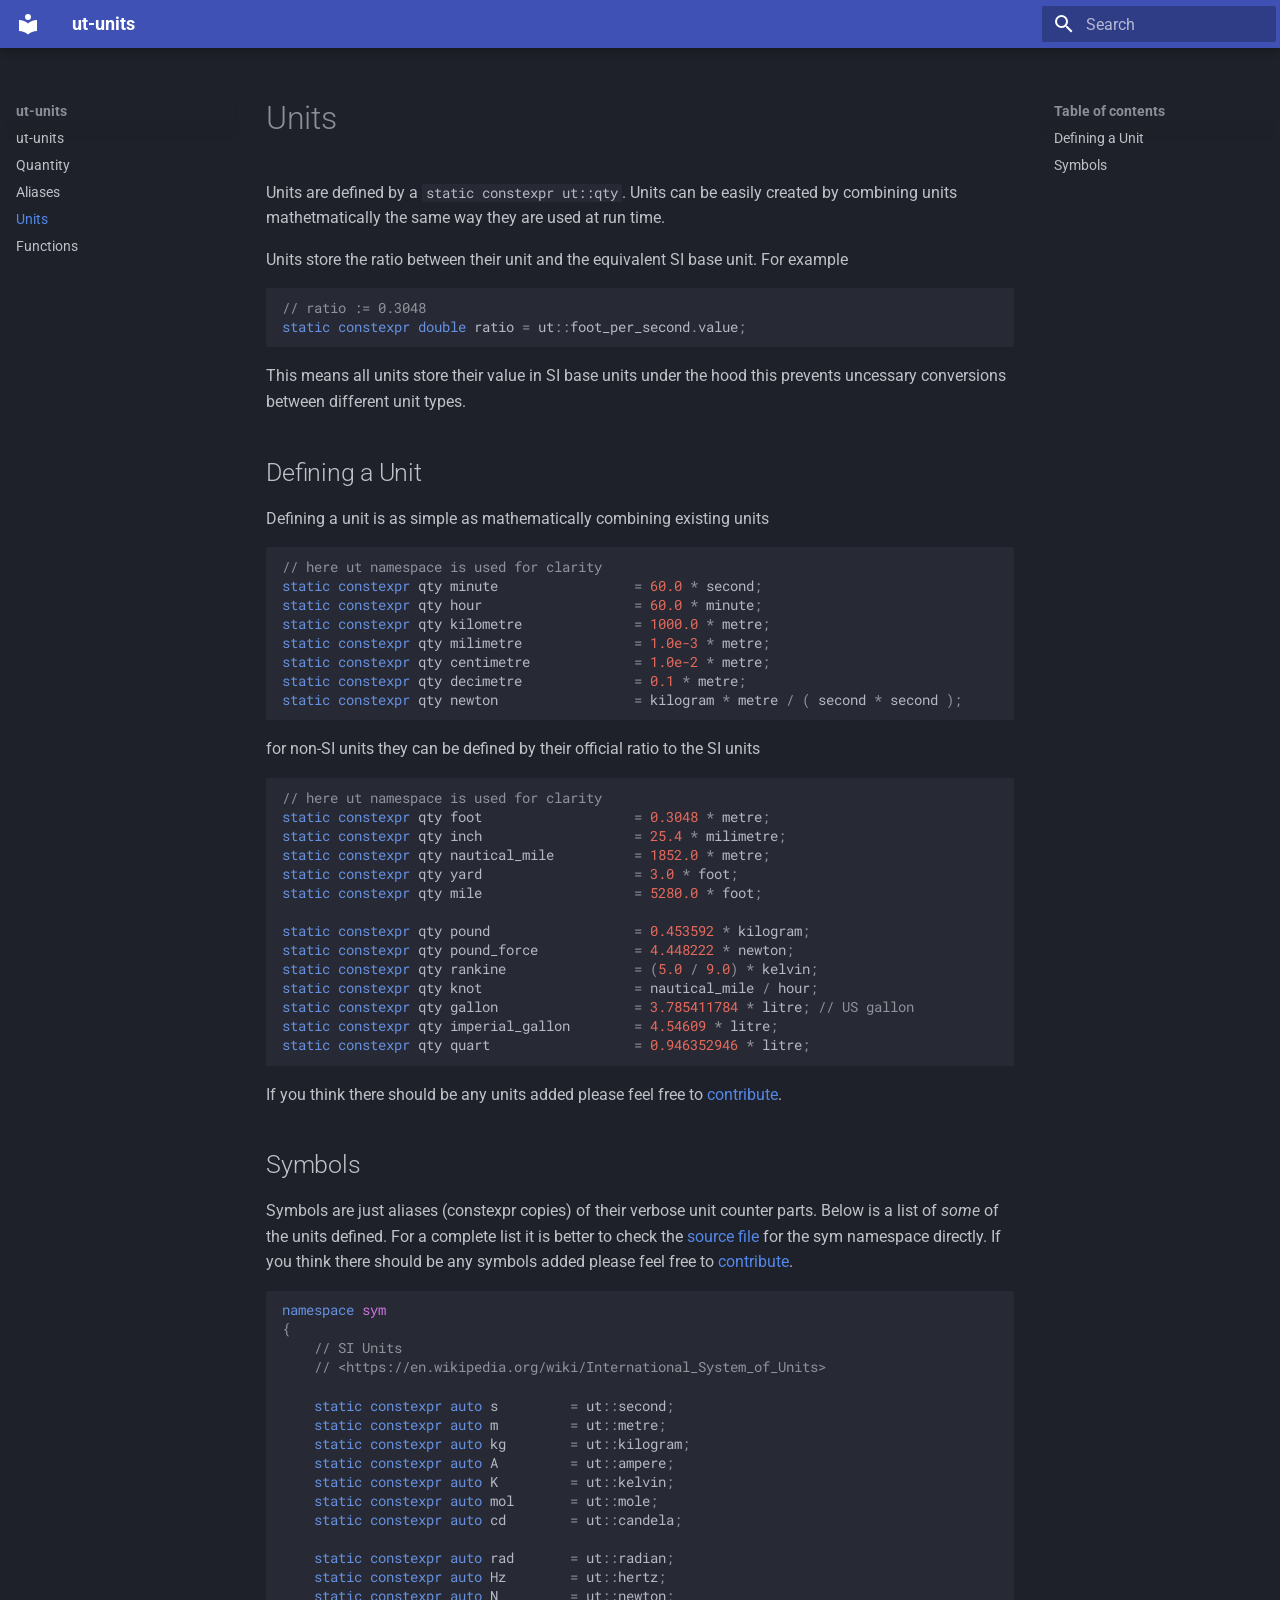
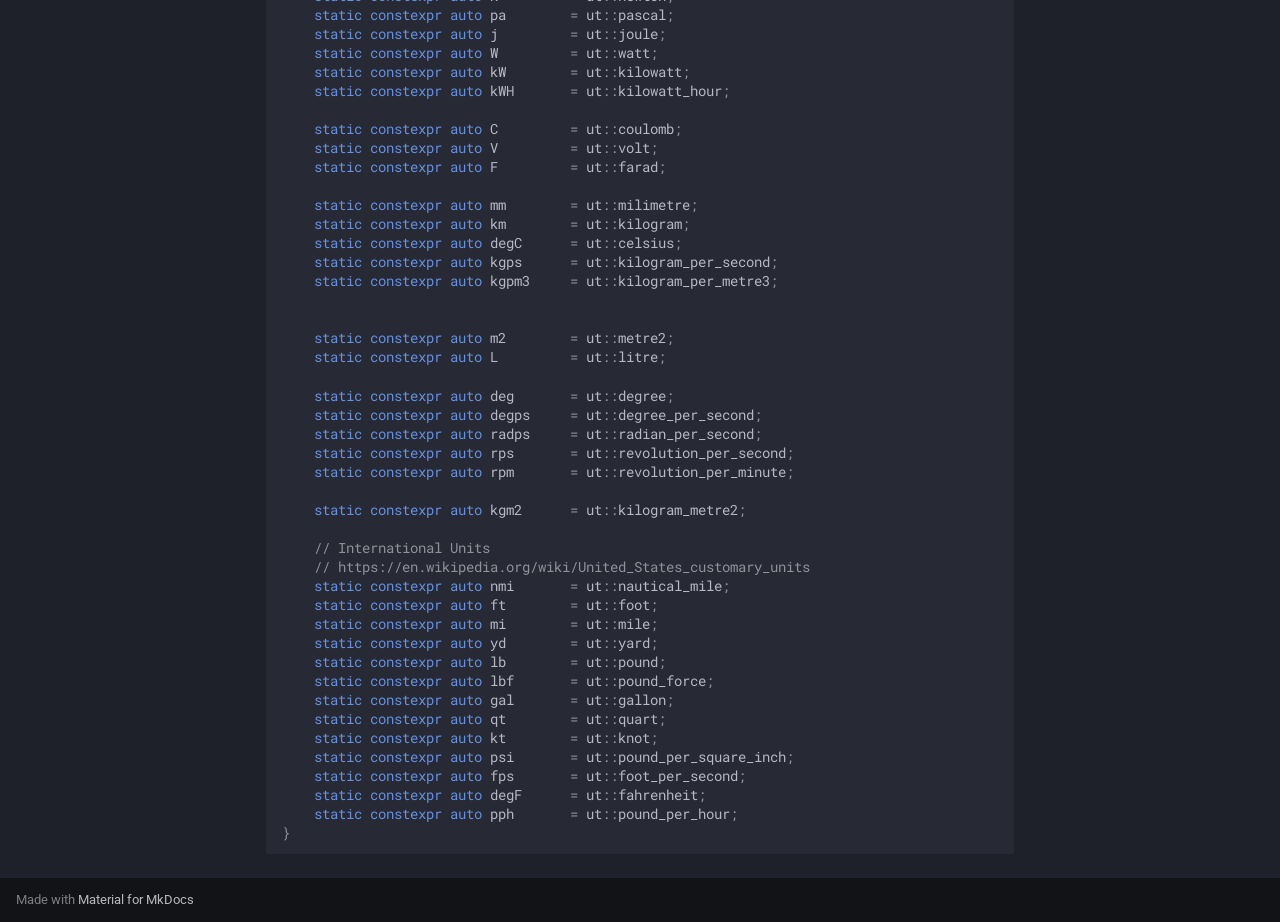
<file: units.html>
<!doctype html>
<html lang="en" class="no-js">
  <head>
    
      <meta charset="utf-8">
      <meta name="viewport" content="width=device-width,initial-scale=1">
      
      
      
      
        <link rel="prev" href="aliases.html">
      
      
        <link rel="next" href="functions.html">
      
      
        
      
      
      <link rel="icon" href="assets/images/favicon.png">
      <meta name="generator" content="mkdocs-1.6.1, mkdocs-material-9.7.0">
    
    
      
        <title>Units - ut-units</title>
      
    
    
      <link rel="stylesheet" href="assets/stylesheets/main.618322db.min.css">
      
        
        <link rel="stylesheet" href="assets/stylesheets/palette.ab4e12ef.min.css">
      
      


    
    
      
    
    
      
        
        
        <link rel="preconnect" href="https://fonts.gstatic.com" crossorigin>
        <link rel="stylesheet" href="https://fonts.googleapis.com/css?family=Roboto:300,300i,400,400i,700,700i%7CRoboto+Mono:400,400i,700,700i&display=fallback">
        <style>:root{--md-text-font:"Roboto";--md-code-font:"Roboto Mono"}</style>
      
    
    
      <link rel="stylesheet" href="stylesheets/extra.css">
    
    <script>__md_scope=new URL(".",location),__md_hash=e=>[...e].reduce(((e,_)=>(e<<5)-e+_.charCodeAt(0)),0),__md_get=(e,_=localStorage,t=__md_scope)=>JSON.parse(_.getItem(t.pathname+"."+e)),__md_set=(e,_,t=localStorage,a=__md_scope)=>{try{t.setItem(a.pathname+"."+e,JSON.stringify(_))}catch(e){}}</script>
    
      

    
    
  </head>
  
  
    
    
    
    
    
    <body dir="ltr" data-md-color-scheme="slate" data-md-color-primary="indigo" data-md-color-accent="indigo">
  
    
    <input class="md-toggle" data-md-toggle="drawer" type="checkbox" id="__drawer" autocomplete="off">
    <input class="md-toggle" data-md-toggle="search" type="checkbox" id="__search" autocomplete="off">
    <label class="md-overlay" for="__drawer"></label>
    <div data-md-component="skip">
      
        
        <a href="#units" class="md-skip">
          Skip to content
        </a>
      
    </div>
    <div data-md-component="announce">
      
    </div>
    
    
      

  

<header class="md-header md-header--shadow" data-md-component="header">
  <nav class="md-header__inner md-grid" aria-label="Header">
    <a href="index.html" title="ut-units" class="md-header__button md-logo" aria-label="ut-units" data-md-component="logo">
      
  
  <svg xmlns="http://www.w3.org/2000/svg" viewBox="0 0 24 24"><path d="M12 8a3 3 0 0 0 3-3 3 3 0 0 0-3-3 3 3 0 0 0-3 3 3 3 0 0 0 3 3m0 3.54C9.64 9.35 6.5 8 3 8v11c3.5 0 6.64 1.35 9 3.54 2.36-2.19 5.5-3.54 9-3.54V8c-3.5 0-6.64 1.35-9 3.54"/></svg>

    </a>
    <label class="md-header__button md-icon" for="__drawer">
      
      <svg xmlns="http://www.w3.org/2000/svg" viewBox="0 0 24 24"><path d="M3 6h18v2H3zm0 5h18v2H3zm0 5h18v2H3z"/></svg>
    </label>
    <div class="md-header__title" data-md-component="header-title">
      <div class="md-header__ellipsis">
        <div class="md-header__topic">
          <span class="md-ellipsis">
            ut-units
          </span>
        </div>
        <div class="md-header__topic" data-md-component="header-topic">
          <span class="md-ellipsis">
            
              Units
            
          </span>
        </div>
      </div>
    </div>
    
      
    
    
    
    
      
      
        <label class="md-header__button md-icon" for="__search">
          
          <svg xmlns="http://www.w3.org/2000/svg" viewBox="0 0 24 24"><path d="M9.5 3A6.5 6.5 0 0 1 16 9.5c0 1.61-.59 3.09-1.56 4.23l.27.27h.79l5 5-1.5 1.5-5-5v-.79l-.27-.27A6.52 6.52 0 0 1 9.5 16 6.5 6.5 0 0 1 3 9.5 6.5 6.5 0 0 1 9.5 3m0 2C7 5 5 7 5 9.5S7 14 9.5 14 14 12 14 9.5 12 5 9.5 5"/></svg>
        </label>
        <div class="md-search" data-md-component="search" role="dialog">
  <label class="md-search__overlay" for="__search"></label>
  <div class="md-search__inner" role="search">
    <form class="md-search__form" name="search">
      <input type="text" class="md-search__input" name="query" aria-label="Search" placeholder="Search" autocapitalize="off" autocorrect="off" autocomplete="off" spellcheck="false" data-md-component="search-query" required>
      <label class="md-search__icon md-icon" for="__search">
        
        <svg xmlns="http://www.w3.org/2000/svg" viewBox="0 0 24 24"><path d="M9.5 3A6.5 6.5 0 0 1 16 9.5c0 1.61-.59 3.09-1.56 4.23l.27.27h.79l5 5-1.5 1.5-5-5v-.79l-.27-.27A6.52 6.52 0 0 1 9.5 16 6.5 6.5 0 0 1 3 9.5 6.5 6.5 0 0 1 9.5 3m0 2C7 5 5 7 5 9.5S7 14 9.5 14 14 12 14 9.5 12 5 9.5 5"/></svg>
        
        <svg xmlns="http://www.w3.org/2000/svg" viewBox="0 0 24 24"><path d="M20 11v2H8l5.5 5.5-1.42 1.42L4.16 12l7.92-7.92L13.5 5.5 8 11z"/></svg>
      </label>
      <nav class="md-search__options" aria-label="Search">
        
        <button type="reset" class="md-search__icon md-icon" title="Clear" aria-label="Clear" tabindex="-1">
          
          <svg xmlns="http://www.w3.org/2000/svg" viewBox="0 0 24 24"><path d="M19 6.41 17.59 5 12 10.59 6.41 5 5 6.41 10.59 12 5 17.59 6.41 19 12 13.41 17.59 19 19 17.59 13.41 12z"/></svg>
        </button>
      </nav>
      
    </form>
    <div class="md-search__output">
      <div class="md-search__scrollwrap" tabindex="0" data-md-scrollfix>
        <div class="md-search-result" data-md-component="search-result">
          <div class="md-search-result__meta">
            Initializing search
          </div>
          <ol class="md-search-result__list" role="presentation"></ol>
        </div>
      </div>
    </div>
  </div>
</div>
      
    
    
  </nav>
  
</header>
    
    <div class="md-container" data-md-component="container">
      
      
        
          
        
      
      <main class="md-main" data-md-component="main">
        <div class="md-main__inner md-grid">
          
            
              
              <div class="md-sidebar md-sidebar--primary" data-md-component="sidebar" data-md-type="navigation" >
                <div class="md-sidebar__scrollwrap">
                  <div class="md-sidebar__inner">
                    



<nav class="md-nav md-nav--primary" aria-label="Navigation" data-md-level="0">
  <label class="md-nav__title" for="__drawer">
    <a href="index.html" title="ut-units" class="md-nav__button md-logo" aria-label="ut-units" data-md-component="logo">
      
  
  <svg xmlns="http://www.w3.org/2000/svg" viewBox="0 0 24 24"><path d="M12 8a3 3 0 0 0 3-3 3 3 0 0 0-3-3 3 3 0 0 0-3 3 3 3 0 0 0 3 3m0 3.54C9.64 9.35 6.5 8 3 8v11c3.5 0 6.64 1.35 9 3.54 2.36-2.19 5.5-3.54 9-3.54V8c-3.5 0-6.64 1.35-9 3.54"/></svg>

    </a>
    ut-units
  </label>
  
  <ul class="md-nav__list" data-md-scrollfix>
    
      
      
  
  
  
  
    <li class="md-nav__item">
      <a href="index.html" class="md-nav__link">
        
  
  
  <span class="md-ellipsis">
    
  
    ut-units
  

    
  </span>
  
  

      </a>
    </li>
  

    
      
      
  
  
  
  
    <li class="md-nav__item">
      <a href="quantity.html" class="md-nav__link">
        
  
  
  <span class="md-ellipsis">
    
  
    Quantity
  

    
  </span>
  
  

      </a>
    </li>
  

    
      
      
  
  
  
  
    <li class="md-nav__item">
      <a href="aliases.html" class="md-nav__link">
        
  
  
  <span class="md-ellipsis">
    
  
    Aliases
  

    
  </span>
  
  

      </a>
    </li>
  

    
      
      
  
  
    
  
  
  
    <li class="md-nav__item md-nav__item--active">
      
      <input class="md-nav__toggle md-toggle" type="checkbox" id="__toc">
      
      
        
      
      
        <label class="md-nav__link md-nav__link--active" for="__toc">
          
  
  
  <span class="md-ellipsis">
    
  
    Units
  

    
  </span>
  
  

          <span class="md-nav__icon md-icon"></span>
        </label>
      
      <a href="units.html" class="md-nav__link md-nav__link--active">
        
  
  
  <span class="md-ellipsis">
    
  
    Units
  

    
  </span>
  
  

      </a>
      
        

<nav class="md-nav md-nav--secondary" aria-label="Table of contents">
  
  
  
    
  
  
    <label class="md-nav__title" for="__toc">
      <span class="md-nav__icon md-icon"></span>
      Table of contents
    </label>
    <ul class="md-nav__list" data-md-component="toc" data-md-scrollfix>
      
        <li class="md-nav__item">
  <a href="#defining-a-unit" class="md-nav__link">
    <span class="md-ellipsis">
      
        Defining a Unit
      
    </span>
  </a>
  
</li>
      
        <li class="md-nav__item">
  <a href="#symbols" class="md-nav__link">
    <span class="md-ellipsis">
      
        Symbols
      
    </span>
  </a>
  
</li>
      
    </ul>
  
</nav>
      
    </li>
  

    
      
      
  
  
  
  
    <li class="md-nav__item">
      <a href="functions.html" class="md-nav__link">
        
  
  
  <span class="md-ellipsis">
    
  
    Functions
  

    
  </span>
  
  

      </a>
    </li>
  

    
  </ul>
</nav>
                  </div>
                </div>
              </div>
            
            
              
              <div class="md-sidebar md-sidebar--secondary" data-md-component="sidebar" data-md-type="toc" >
                <div class="md-sidebar__scrollwrap">
                  <div class="md-sidebar__inner">
                    

<nav class="md-nav md-nav--secondary" aria-label="Table of contents">
  
  
  
    
  
  
    <label class="md-nav__title" for="__toc">
      <span class="md-nav__icon md-icon"></span>
      Table of contents
    </label>
    <ul class="md-nav__list" data-md-component="toc" data-md-scrollfix>
      
        <li class="md-nav__item">
  <a href="#defining-a-unit" class="md-nav__link">
    <span class="md-ellipsis">
      
        Defining a Unit
      
    </span>
  </a>
  
</li>
      
        <li class="md-nav__item">
  <a href="#symbols" class="md-nav__link">
    <span class="md-ellipsis">
      
        Symbols
      
    </span>
  </a>
  
</li>
      
    </ul>
  
</nav>
                  </div>
                </div>
              </div>
            
          
          
            <div class="md-content" data-md-component="content">
              
              <article class="md-content__inner md-typeset">
                
                  



<h1 id="units">Units</h1>
<p>Units are defined by a <code>static constexpr ut::qty</code>. Units can be easily created by combining units mathetmatically the same way they are used at run time.</p>
<p>Units store the ratio between their unit and the equivalent SI base unit. For example</p>
<div class="language-cpp highlight"><pre><span></span><code><span id="__span-0-1"><a id="__codelineno-0-1" name="__codelineno-0-1" href="#__codelineno-0-1"></a><span class="c1">// ratio := 0.3048</span>
</span><span id="__span-0-2"><a id="__codelineno-0-2" name="__codelineno-0-2" href="#__codelineno-0-2"></a><span class="k">static</span><span class="w"> </span><span class="k">constexpr</span><span class="w"> </span><span class="kt">double</span><span class="w"> </span><span class="n">ratio</span><span class="w"> </span><span class="o">=</span><span class="w"> </span><span class="n">ut</span><span class="o">::</span><span class="n">foot_per_second</span><span class="p">.</span><span class="n">value</span><span class="p">;</span>
</span></code></pre></div>
<p>This means all units store their value in SI base units under the hood this prevents uncessary conversions between different unit types.</p>
<h2 id="defining-a-unit">Defining a Unit</h2>
<p>Defining a unit is as simple as mathematically combining existing units</p>
<div class="language-cpp highlight"><pre><span></span><code><span id="__span-1-1"><a id="__codelineno-1-1" name="__codelineno-1-1" href="#__codelineno-1-1"></a><span class="c1">// here ut namespace is used for clarity</span>
</span><span id="__span-1-2"><a id="__codelineno-1-2" name="__codelineno-1-2" href="#__codelineno-1-2"></a><span class="k">static</span><span class="w"> </span><span class="k">constexpr</span><span class="w"> </span><span class="n">qty</span><span class="w"> </span><span class="n">minute</span><span class="w">                 </span><span class="o">=</span><span class="w"> </span><span class="mf">60.0</span><span class="w"> </span><span class="o">*</span><span class="w"> </span><span class="n">second</span><span class="p">;</span>
</span><span id="__span-1-3"><a id="__codelineno-1-3" name="__codelineno-1-3" href="#__codelineno-1-3"></a><span class="k">static</span><span class="w"> </span><span class="k">constexpr</span><span class="w"> </span><span class="n">qty</span><span class="w"> </span><span class="n">hour</span><span class="w">                   </span><span class="o">=</span><span class="w"> </span><span class="mf">60.0</span><span class="w"> </span><span class="o">*</span><span class="w"> </span><span class="n">minute</span><span class="p">;</span>
</span><span id="__span-1-4"><a id="__codelineno-1-4" name="__codelineno-1-4" href="#__codelineno-1-4"></a><span class="k">static</span><span class="w"> </span><span class="k">constexpr</span><span class="w"> </span><span class="n">qty</span><span class="w"> </span><span class="n">kilometre</span><span class="w">              </span><span class="o">=</span><span class="w"> </span><span class="mf">1000.0</span><span class="w"> </span><span class="o">*</span><span class="w"> </span><span class="n">metre</span><span class="p">;</span>
</span><span id="__span-1-5"><a id="__codelineno-1-5" name="__codelineno-1-5" href="#__codelineno-1-5"></a><span class="k">static</span><span class="w"> </span><span class="k">constexpr</span><span class="w"> </span><span class="n">qty</span><span class="w"> </span><span class="n">milimetre</span><span class="w">              </span><span class="o">=</span><span class="w"> </span><span class="mf">1.0e-3</span><span class="w"> </span><span class="o">*</span><span class="w"> </span><span class="n">metre</span><span class="p">;</span>
</span><span id="__span-1-6"><a id="__codelineno-1-6" name="__codelineno-1-6" href="#__codelineno-1-6"></a><span class="k">static</span><span class="w"> </span><span class="k">constexpr</span><span class="w"> </span><span class="n">qty</span><span class="w"> </span><span class="n">centimetre</span><span class="w">             </span><span class="o">=</span><span class="w"> </span><span class="mf">1.0e-2</span><span class="w"> </span><span class="o">*</span><span class="w"> </span><span class="n">metre</span><span class="p">;</span>
</span><span id="__span-1-7"><a id="__codelineno-1-7" name="__codelineno-1-7" href="#__codelineno-1-7"></a><span class="k">static</span><span class="w"> </span><span class="k">constexpr</span><span class="w"> </span><span class="n">qty</span><span class="w"> </span><span class="n">decimetre</span><span class="w">              </span><span class="o">=</span><span class="w"> </span><span class="mf">0.1</span><span class="w"> </span><span class="o">*</span><span class="w"> </span><span class="n">metre</span><span class="p">;</span>
</span><span id="__span-1-8"><a id="__codelineno-1-8" name="__codelineno-1-8" href="#__codelineno-1-8"></a><span class="k">static</span><span class="w"> </span><span class="k">constexpr</span><span class="w"> </span><span class="n">qty</span><span class="w"> </span><span class="n">newton</span><span class="w">                 </span><span class="o">=</span><span class="w"> </span><span class="n">kilogram</span><span class="w"> </span><span class="o">*</span><span class="w"> </span><span class="n">metre</span><span class="w"> </span><span class="o">/</span><span class="w"> </span><span class="p">(</span><span class="w"> </span><span class="n">second</span><span class="w"> </span><span class="o">*</span><span class="w"> </span><span class="n">second</span><span class="w"> </span><span class="p">);</span>
</span></code></pre></div>
<p>for non-SI units they can be defined by their official ratio to the SI units</p>
<div class="language-cpp highlight"><pre><span></span><code><span id="__span-2-1"><a id="__codelineno-2-1" name="__codelineno-2-1" href="#__codelineno-2-1"></a><span class="c1">// here ut namespace is used for clarity</span>
</span><span id="__span-2-2"><a id="__codelineno-2-2" name="__codelineno-2-2" href="#__codelineno-2-2"></a><span class="k">static</span><span class="w"> </span><span class="k">constexpr</span><span class="w"> </span><span class="n">qty</span><span class="w"> </span><span class="n">foot</span><span class="w">                   </span><span class="o">=</span><span class="w"> </span><span class="mf">0.3048</span><span class="w"> </span><span class="o">*</span><span class="w"> </span><span class="n">metre</span><span class="p">;</span>
</span><span id="__span-2-3"><a id="__codelineno-2-3" name="__codelineno-2-3" href="#__codelineno-2-3"></a><span class="k">static</span><span class="w"> </span><span class="k">constexpr</span><span class="w"> </span><span class="n">qty</span><span class="w"> </span><span class="n">inch</span><span class="w">                   </span><span class="o">=</span><span class="w"> </span><span class="mf">25.4</span><span class="w"> </span><span class="o">*</span><span class="w"> </span><span class="n">milimetre</span><span class="p">;</span>
</span><span id="__span-2-4"><a id="__codelineno-2-4" name="__codelineno-2-4" href="#__codelineno-2-4"></a><span class="k">static</span><span class="w"> </span><span class="k">constexpr</span><span class="w"> </span><span class="n">qty</span><span class="w"> </span><span class="n">nautical_mile</span><span class="w">          </span><span class="o">=</span><span class="w"> </span><span class="mf">1852.0</span><span class="w"> </span><span class="o">*</span><span class="w"> </span><span class="n">metre</span><span class="p">;</span>
</span><span id="__span-2-5"><a id="__codelineno-2-5" name="__codelineno-2-5" href="#__codelineno-2-5"></a><span class="k">static</span><span class="w"> </span><span class="k">constexpr</span><span class="w"> </span><span class="n">qty</span><span class="w"> </span><span class="n">yard</span><span class="w">                   </span><span class="o">=</span><span class="w"> </span><span class="mf">3.0</span><span class="w"> </span><span class="o">*</span><span class="w"> </span><span class="n">foot</span><span class="p">;</span>
</span><span id="__span-2-6"><a id="__codelineno-2-6" name="__codelineno-2-6" href="#__codelineno-2-6"></a><span class="k">static</span><span class="w"> </span><span class="k">constexpr</span><span class="w"> </span><span class="n">qty</span><span class="w"> </span><span class="n">mile</span><span class="w">                   </span><span class="o">=</span><span class="w"> </span><span class="mf">5280.0</span><span class="w"> </span><span class="o">*</span><span class="w"> </span><span class="n">foot</span><span class="p">;</span>
</span><span id="__span-2-7"><a id="__codelineno-2-7" name="__codelineno-2-7" href="#__codelineno-2-7"></a>
</span><span id="__span-2-8"><a id="__codelineno-2-8" name="__codelineno-2-8" href="#__codelineno-2-8"></a><span class="k">static</span><span class="w"> </span><span class="k">constexpr</span><span class="w"> </span><span class="n">qty</span><span class="w"> </span><span class="n">pound</span><span class="w">                  </span><span class="o">=</span><span class="w"> </span><span class="mf">0.453592</span><span class="w"> </span><span class="o">*</span><span class="w"> </span><span class="n">kilogram</span><span class="p">;</span>
</span><span id="__span-2-9"><a id="__codelineno-2-9" name="__codelineno-2-9" href="#__codelineno-2-9"></a><span class="k">static</span><span class="w"> </span><span class="k">constexpr</span><span class="w"> </span><span class="n">qty</span><span class="w"> </span><span class="n">pound_force</span><span class="w">            </span><span class="o">=</span><span class="w"> </span><span class="mf">4.448222</span><span class="w"> </span><span class="o">*</span><span class="w"> </span><span class="n">newton</span><span class="p">;</span>
</span><span id="__span-2-10"><a id="__codelineno-2-10" name="__codelineno-2-10" href="#__codelineno-2-10"></a><span class="k">static</span><span class="w"> </span><span class="k">constexpr</span><span class="w"> </span><span class="n">qty</span><span class="w"> </span><span class="n">rankine</span><span class="w">                </span><span class="o">=</span><span class="w"> </span><span class="p">(</span><span class="mf">5.0</span><span class="w"> </span><span class="o">/</span><span class="w"> </span><span class="mf">9.0</span><span class="p">)</span><span class="w"> </span><span class="o">*</span><span class="w"> </span><span class="n">kelvin</span><span class="p">;</span>
</span><span id="__span-2-11"><a id="__codelineno-2-11" name="__codelineno-2-11" href="#__codelineno-2-11"></a><span class="k">static</span><span class="w"> </span><span class="k">constexpr</span><span class="w"> </span><span class="n">qty</span><span class="w"> </span><span class="n">knot</span><span class="w">                   </span><span class="o">=</span><span class="w"> </span><span class="n">nautical_mile</span><span class="w"> </span><span class="o">/</span><span class="w"> </span><span class="n">hour</span><span class="p">;</span>
</span><span id="__span-2-12"><a id="__codelineno-2-12" name="__codelineno-2-12" href="#__codelineno-2-12"></a><span class="k">static</span><span class="w"> </span><span class="k">constexpr</span><span class="w"> </span><span class="n">qty</span><span class="w"> </span><span class="n">gallon</span><span class="w">                 </span><span class="o">=</span><span class="w"> </span><span class="mf">3.785411784</span><span class="w"> </span><span class="o">*</span><span class="w"> </span><span class="n">litre</span><span class="p">;</span><span class="w"> </span><span class="c1">// US gallon</span>
</span><span id="__span-2-13"><a id="__codelineno-2-13" name="__codelineno-2-13" href="#__codelineno-2-13"></a><span class="k">static</span><span class="w"> </span><span class="k">constexpr</span><span class="w"> </span><span class="n">qty</span><span class="w"> </span><span class="n">imperial_gallon</span><span class="w">        </span><span class="o">=</span><span class="w"> </span><span class="mf">4.54609</span><span class="w"> </span><span class="o">*</span><span class="w"> </span><span class="n">litre</span><span class="p">;</span>
</span><span id="__span-2-14"><a id="__codelineno-2-14" name="__codelineno-2-14" href="#__codelineno-2-14"></a><span class="k">static</span><span class="w"> </span><span class="k">constexpr</span><span class="w"> </span><span class="n">qty</span><span class="w"> </span><span class="n">quart</span><span class="w">                  </span><span class="o">=</span><span class="w"> </span><span class="mf">0.946352946</span><span class="w"> </span><span class="o">*</span><span class="w"> </span><span class="n">litre</span><span class="p">;</span>
</span></code></pre></div>
<p>If you think there should be any units added please feel free to <a href="index.html#contributions">contribute</a>.</p>
<h2 id="symbols">Symbols</h2>
<p>Symbols are just aliases (constexpr copies) of their verbose unit counter parts. Below is a list of <em>some</em> of the units defined. For a complete list it is better to check the <a href="https://github.com/08jne01/ut-units/blob/main/include/ut-units.h#L562">source file</a> for the sym namespace directly. If you think there should be any symbols added please feel free to <a href="index.html#contributions">contribute</a>.</p>
<div class="language-cpp highlight"><pre><span></span><code><span id="__span-3-1"><a id="__codelineno-3-1" name="__codelineno-3-1" href="#__codelineno-3-1"></a><span class="k">namespace</span><span class="w"> </span><span class="nn">sym</span>
</span><span id="__span-3-2"><a id="__codelineno-3-2" name="__codelineno-3-2" href="#__codelineno-3-2"></a><span class="p">{</span>
</span><span id="__span-3-3"><a id="__codelineno-3-3" name="__codelineno-3-3" href="#__codelineno-3-3"></a><span class="w">    </span><span class="c1">// SI Units</span>
</span><span id="__span-3-4"><a id="__codelineno-3-4" name="__codelineno-3-4" href="#__codelineno-3-4"></a><span class="w">    </span><span class="c1">// &lt;https://en.wikipedia.org/wiki/International_System_of_Units&gt;</span>
</span><span id="__span-3-5"><a id="__codelineno-3-5" name="__codelineno-3-5" href="#__codelineno-3-5"></a>
</span><span id="__span-3-6"><a id="__codelineno-3-6" name="__codelineno-3-6" href="#__codelineno-3-6"></a><span class="w">    </span><span class="k">static</span><span class="w"> </span><span class="k">constexpr</span><span class="w"> </span><span class="k">auto</span><span class="w"> </span><span class="n">s</span><span class="w">         </span><span class="o">=</span><span class="w"> </span><span class="n">ut</span><span class="o">::</span><span class="n">second</span><span class="p">;</span>
</span><span id="__span-3-7"><a id="__codelineno-3-7" name="__codelineno-3-7" href="#__codelineno-3-7"></a><span class="w">    </span><span class="k">static</span><span class="w"> </span><span class="k">constexpr</span><span class="w"> </span><span class="k">auto</span><span class="w"> </span><span class="n">m</span><span class="w">         </span><span class="o">=</span><span class="w"> </span><span class="n">ut</span><span class="o">::</span><span class="n">metre</span><span class="p">;</span>
</span><span id="__span-3-8"><a id="__codelineno-3-8" name="__codelineno-3-8" href="#__codelineno-3-8"></a><span class="w">    </span><span class="k">static</span><span class="w"> </span><span class="k">constexpr</span><span class="w"> </span><span class="k">auto</span><span class="w"> </span><span class="n">kg</span><span class="w">        </span><span class="o">=</span><span class="w"> </span><span class="n">ut</span><span class="o">::</span><span class="n">kilogram</span><span class="p">;</span>
</span><span id="__span-3-9"><a id="__codelineno-3-9" name="__codelineno-3-9" href="#__codelineno-3-9"></a><span class="w">    </span><span class="k">static</span><span class="w"> </span><span class="k">constexpr</span><span class="w"> </span><span class="k">auto</span><span class="w"> </span><span class="n">A</span><span class="w">         </span><span class="o">=</span><span class="w"> </span><span class="n">ut</span><span class="o">::</span><span class="n">ampere</span><span class="p">;</span>
</span><span id="__span-3-10"><a id="__codelineno-3-10" name="__codelineno-3-10" href="#__codelineno-3-10"></a><span class="w">    </span><span class="k">static</span><span class="w"> </span><span class="k">constexpr</span><span class="w"> </span><span class="k">auto</span><span class="w"> </span><span class="n">K</span><span class="w">         </span><span class="o">=</span><span class="w"> </span><span class="n">ut</span><span class="o">::</span><span class="n">kelvin</span><span class="p">;</span>
</span><span id="__span-3-11"><a id="__codelineno-3-11" name="__codelineno-3-11" href="#__codelineno-3-11"></a><span class="w">    </span><span class="k">static</span><span class="w"> </span><span class="k">constexpr</span><span class="w"> </span><span class="k">auto</span><span class="w"> </span><span class="n">mol</span><span class="w">       </span><span class="o">=</span><span class="w"> </span><span class="n">ut</span><span class="o">::</span><span class="n">mole</span><span class="p">;</span>
</span><span id="__span-3-12"><a id="__codelineno-3-12" name="__codelineno-3-12" href="#__codelineno-3-12"></a><span class="w">    </span><span class="k">static</span><span class="w"> </span><span class="k">constexpr</span><span class="w"> </span><span class="k">auto</span><span class="w"> </span><span class="n">cd</span><span class="w">        </span><span class="o">=</span><span class="w"> </span><span class="n">ut</span><span class="o">::</span><span class="n">candela</span><span class="p">;</span>
</span><span id="__span-3-13"><a id="__codelineno-3-13" name="__codelineno-3-13" href="#__codelineno-3-13"></a>
</span><span id="__span-3-14"><a id="__codelineno-3-14" name="__codelineno-3-14" href="#__codelineno-3-14"></a><span class="w">    </span><span class="k">static</span><span class="w"> </span><span class="k">constexpr</span><span class="w"> </span><span class="k">auto</span><span class="w"> </span><span class="n">rad</span><span class="w">       </span><span class="o">=</span><span class="w"> </span><span class="n">ut</span><span class="o">::</span><span class="n">radian</span><span class="p">;</span>
</span><span id="__span-3-15"><a id="__codelineno-3-15" name="__codelineno-3-15" href="#__codelineno-3-15"></a><span class="w">    </span><span class="k">static</span><span class="w"> </span><span class="k">constexpr</span><span class="w"> </span><span class="k">auto</span><span class="w"> </span><span class="n">Hz</span><span class="w">        </span><span class="o">=</span><span class="w"> </span><span class="n">ut</span><span class="o">::</span><span class="n">hertz</span><span class="p">;</span>
</span><span id="__span-3-16"><a id="__codelineno-3-16" name="__codelineno-3-16" href="#__codelineno-3-16"></a><span class="w">    </span><span class="k">static</span><span class="w"> </span><span class="k">constexpr</span><span class="w"> </span><span class="k">auto</span><span class="w"> </span><span class="n">N</span><span class="w">         </span><span class="o">=</span><span class="w"> </span><span class="n">ut</span><span class="o">::</span><span class="n">newton</span><span class="p">;</span>
</span><span id="__span-3-17"><a id="__codelineno-3-17" name="__codelineno-3-17" href="#__codelineno-3-17"></a><span class="w">    </span><span class="k">static</span><span class="w"> </span><span class="k">constexpr</span><span class="w"> </span><span class="k">auto</span><span class="w"> </span><span class="n">pa</span><span class="w">        </span><span class="o">=</span><span class="w"> </span><span class="n">ut</span><span class="o">::</span><span class="n">pascal</span><span class="p">;</span>
</span><span id="__span-3-18"><a id="__codelineno-3-18" name="__codelineno-3-18" href="#__codelineno-3-18"></a><span class="w">    </span><span class="k">static</span><span class="w"> </span><span class="k">constexpr</span><span class="w"> </span><span class="k">auto</span><span class="w"> </span><span class="n">j</span><span class="w">         </span><span class="o">=</span><span class="w"> </span><span class="n">ut</span><span class="o">::</span><span class="n">joule</span><span class="p">;</span>
</span><span id="__span-3-19"><a id="__codelineno-3-19" name="__codelineno-3-19" href="#__codelineno-3-19"></a><span class="w">    </span><span class="k">static</span><span class="w"> </span><span class="k">constexpr</span><span class="w"> </span><span class="k">auto</span><span class="w"> </span><span class="n">W</span><span class="w">         </span><span class="o">=</span><span class="w"> </span><span class="n">ut</span><span class="o">::</span><span class="n">watt</span><span class="p">;</span>
</span><span id="__span-3-20"><a id="__codelineno-3-20" name="__codelineno-3-20" href="#__codelineno-3-20"></a><span class="w">    </span><span class="k">static</span><span class="w"> </span><span class="k">constexpr</span><span class="w"> </span><span class="k">auto</span><span class="w"> </span><span class="n">kW</span><span class="w">        </span><span class="o">=</span><span class="w"> </span><span class="n">ut</span><span class="o">::</span><span class="n">kilowatt</span><span class="p">;</span>
</span><span id="__span-3-21"><a id="__codelineno-3-21" name="__codelineno-3-21" href="#__codelineno-3-21"></a><span class="w">    </span><span class="k">static</span><span class="w"> </span><span class="k">constexpr</span><span class="w"> </span><span class="k">auto</span><span class="w"> </span><span class="n">kWH</span><span class="w">       </span><span class="o">=</span><span class="w"> </span><span class="n">ut</span><span class="o">::</span><span class="n">kilowatt_hour</span><span class="p">;</span>
</span><span id="__span-3-22"><a id="__codelineno-3-22" name="__codelineno-3-22" href="#__codelineno-3-22"></a>
</span><span id="__span-3-23"><a id="__codelineno-3-23" name="__codelineno-3-23" href="#__codelineno-3-23"></a><span class="w">    </span><span class="k">static</span><span class="w"> </span><span class="k">constexpr</span><span class="w"> </span><span class="k">auto</span><span class="w"> </span><span class="n">C</span><span class="w">         </span><span class="o">=</span><span class="w"> </span><span class="n">ut</span><span class="o">::</span><span class="n">coulomb</span><span class="p">;</span>
</span><span id="__span-3-24"><a id="__codelineno-3-24" name="__codelineno-3-24" href="#__codelineno-3-24"></a><span class="w">    </span><span class="k">static</span><span class="w"> </span><span class="k">constexpr</span><span class="w"> </span><span class="k">auto</span><span class="w"> </span><span class="n">V</span><span class="w">         </span><span class="o">=</span><span class="w"> </span><span class="n">ut</span><span class="o">::</span><span class="n">volt</span><span class="p">;</span>
</span><span id="__span-3-25"><a id="__codelineno-3-25" name="__codelineno-3-25" href="#__codelineno-3-25"></a><span class="w">    </span><span class="k">static</span><span class="w"> </span><span class="k">constexpr</span><span class="w"> </span><span class="k">auto</span><span class="w"> </span><span class="n">F</span><span class="w">         </span><span class="o">=</span><span class="w"> </span><span class="n">ut</span><span class="o">::</span><span class="n">farad</span><span class="p">;</span>
</span><span id="__span-3-26"><a id="__codelineno-3-26" name="__codelineno-3-26" href="#__codelineno-3-26"></a>
</span><span id="__span-3-27"><a id="__codelineno-3-27" name="__codelineno-3-27" href="#__codelineno-3-27"></a><span class="w">    </span><span class="k">static</span><span class="w"> </span><span class="k">constexpr</span><span class="w"> </span><span class="k">auto</span><span class="w"> </span><span class="n">mm</span><span class="w">        </span><span class="o">=</span><span class="w"> </span><span class="n">ut</span><span class="o">::</span><span class="n">milimetre</span><span class="p">;</span>
</span><span id="__span-3-28"><a id="__codelineno-3-28" name="__codelineno-3-28" href="#__codelineno-3-28"></a><span class="w">    </span><span class="k">static</span><span class="w"> </span><span class="k">constexpr</span><span class="w"> </span><span class="k">auto</span><span class="w"> </span><span class="n">km</span><span class="w">        </span><span class="o">=</span><span class="w"> </span><span class="n">ut</span><span class="o">::</span><span class="n">kilogram</span><span class="p">;</span>
</span><span id="__span-3-29"><a id="__codelineno-3-29" name="__codelineno-3-29" href="#__codelineno-3-29"></a><span class="w">    </span><span class="k">static</span><span class="w"> </span><span class="k">constexpr</span><span class="w"> </span><span class="k">auto</span><span class="w"> </span><span class="n">degC</span><span class="w">      </span><span class="o">=</span><span class="w"> </span><span class="n">ut</span><span class="o">::</span><span class="n">celsius</span><span class="p">;</span>
</span><span id="__span-3-30"><a id="__codelineno-3-30" name="__codelineno-3-30" href="#__codelineno-3-30"></a><span class="w">    </span><span class="k">static</span><span class="w"> </span><span class="k">constexpr</span><span class="w"> </span><span class="k">auto</span><span class="w"> </span><span class="n">kgps</span><span class="w">      </span><span class="o">=</span><span class="w"> </span><span class="n">ut</span><span class="o">::</span><span class="n">kilogram_per_second</span><span class="p">;</span>
</span><span id="__span-3-31"><a id="__codelineno-3-31" name="__codelineno-3-31" href="#__codelineno-3-31"></a><span class="w">    </span><span class="k">static</span><span class="w"> </span><span class="k">constexpr</span><span class="w"> </span><span class="k">auto</span><span class="w"> </span><span class="n">kgpm3</span><span class="w">     </span><span class="o">=</span><span class="w"> </span><span class="n">ut</span><span class="o">::</span><span class="n">kilogram_per_metre3</span><span class="p">;</span>
</span><span id="__span-3-32"><a id="__codelineno-3-32" name="__codelineno-3-32" href="#__codelineno-3-32"></a>
</span><span id="__span-3-33"><a id="__codelineno-3-33" name="__codelineno-3-33" href="#__codelineno-3-33"></a>
</span><span id="__span-3-34"><a id="__codelineno-3-34" name="__codelineno-3-34" href="#__codelineno-3-34"></a><span class="w">    </span><span class="k">static</span><span class="w"> </span><span class="k">constexpr</span><span class="w"> </span><span class="k">auto</span><span class="w"> </span><span class="n">m2</span><span class="w">        </span><span class="o">=</span><span class="w"> </span><span class="n">ut</span><span class="o">::</span><span class="n">metre2</span><span class="p">;</span>
</span><span id="__span-3-35"><a id="__codelineno-3-35" name="__codelineno-3-35" href="#__codelineno-3-35"></a><span class="w">    </span><span class="k">static</span><span class="w"> </span><span class="k">constexpr</span><span class="w"> </span><span class="k">auto</span><span class="w"> </span><span class="n">L</span><span class="w">         </span><span class="o">=</span><span class="w"> </span><span class="n">ut</span><span class="o">::</span><span class="n">litre</span><span class="p">;</span>
</span><span id="__span-3-36"><a id="__codelineno-3-36" name="__codelineno-3-36" href="#__codelineno-3-36"></a>
</span><span id="__span-3-37"><a id="__codelineno-3-37" name="__codelineno-3-37" href="#__codelineno-3-37"></a><span class="w">    </span><span class="k">static</span><span class="w"> </span><span class="k">constexpr</span><span class="w"> </span><span class="k">auto</span><span class="w"> </span><span class="n">deg</span><span class="w">       </span><span class="o">=</span><span class="w"> </span><span class="n">ut</span><span class="o">::</span><span class="n">degree</span><span class="p">;</span>
</span><span id="__span-3-38"><a id="__codelineno-3-38" name="__codelineno-3-38" href="#__codelineno-3-38"></a><span class="w">    </span><span class="k">static</span><span class="w"> </span><span class="k">constexpr</span><span class="w"> </span><span class="k">auto</span><span class="w"> </span><span class="n">degps</span><span class="w">     </span><span class="o">=</span><span class="w"> </span><span class="n">ut</span><span class="o">::</span><span class="n">degree_per_second</span><span class="p">;</span>
</span><span id="__span-3-39"><a id="__codelineno-3-39" name="__codelineno-3-39" href="#__codelineno-3-39"></a><span class="w">    </span><span class="k">static</span><span class="w"> </span><span class="k">constexpr</span><span class="w"> </span><span class="k">auto</span><span class="w"> </span><span class="n">radps</span><span class="w">     </span><span class="o">=</span><span class="w"> </span><span class="n">ut</span><span class="o">::</span><span class="n">radian_per_second</span><span class="p">;</span>
</span><span id="__span-3-40"><a id="__codelineno-3-40" name="__codelineno-3-40" href="#__codelineno-3-40"></a><span class="w">    </span><span class="k">static</span><span class="w"> </span><span class="k">constexpr</span><span class="w"> </span><span class="k">auto</span><span class="w"> </span><span class="n">rps</span><span class="w">       </span><span class="o">=</span><span class="w"> </span><span class="n">ut</span><span class="o">::</span><span class="n">revolution_per_second</span><span class="p">;</span>
</span><span id="__span-3-41"><a id="__codelineno-3-41" name="__codelineno-3-41" href="#__codelineno-3-41"></a><span class="w">    </span><span class="k">static</span><span class="w"> </span><span class="k">constexpr</span><span class="w"> </span><span class="k">auto</span><span class="w"> </span><span class="n">rpm</span><span class="w">       </span><span class="o">=</span><span class="w"> </span><span class="n">ut</span><span class="o">::</span><span class="n">revolution_per_minute</span><span class="p">;</span>
</span><span id="__span-3-42"><a id="__codelineno-3-42" name="__codelineno-3-42" href="#__codelineno-3-42"></a>
</span><span id="__span-3-43"><a id="__codelineno-3-43" name="__codelineno-3-43" href="#__codelineno-3-43"></a><span class="w">    </span><span class="k">static</span><span class="w"> </span><span class="k">constexpr</span><span class="w"> </span><span class="k">auto</span><span class="w"> </span><span class="n">kgm2</span><span class="w">      </span><span class="o">=</span><span class="w"> </span><span class="n">ut</span><span class="o">::</span><span class="n">kilogram_metre2</span><span class="p">;</span>
</span><span id="__span-3-44"><a id="__codelineno-3-44" name="__codelineno-3-44" href="#__codelineno-3-44"></a>
</span><span id="__span-3-45"><a id="__codelineno-3-45" name="__codelineno-3-45" href="#__codelineno-3-45"></a><span class="w">    </span><span class="c1">// International Units</span>
</span><span id="__span-3-46"><a id="__codelineno-3-46" name="__codelineno-3-46" href="#__codelineno-3-46"></a><span class="w">    </span><span class="c1">// https://en.wikipedia.org/wiki/United_States_customary_units</span>
</span><span id="__span-3-47"><a id="__codelineno-3-47" name="__codelineno-3-47" href="#__codelineno-3-47"></a><span class="w">    </span><span class="k">static</span><span class="w"> </span><span class="k">constexpr</span><span class="w"> </span><span class="k">auto</span><span class="w"> </span><span class="n">nmi</span><span class="w">       </span><span class="o">=</span><span class="w"> </span><span class="n">ut</span><span class="o">::</span><span class="n">nautical_mile</span><span class="p">;</span>
</span><span id="__span-3-48"><a id="__codelineno-3-48" name="__codelineno-3-48" href="#__codelineno-3-48"></a><span class="w">    </span><span class="k">static</span><span class="w"> </span><span class="k">constexpr</span><span class="w"> </span><span class="k">auto</span><span class="w"> </span><span class="n">ft</span><span class="w">        </span><span class="o">=</span><span class="w"> </span><span class="n">ut</span><span class="o">::</span><span class="n">foot</span><span class="p">;</span>
</span><span id="__span-3-49"><a id="__codelineno-3-49" name="__codelineno-3-49" href="#__codelineno-3-49"></a><span class="w">    </span><span class="k">static</span><span class="w"> </span><span class="k">constexpr</span><span class="w"> </span><span class="k">auto</span><span class="w"> </span><span class="n">mi</span><span class="w">        </span><span class="o">=</span><span class="w"> </span><span class="n">ut</span><span class="o">::</span><span class="n">mile</span><span class="p">;</span>
</span><span id="__span-3-50"><a id="__codelineno-3-50" name="__codelineno-3-50" href="#__codelineno-3-50"></a><span class="w">    </span><span class="k">static</span><span class="w"> </span><span class="k">constexpr</span><span class="w"> </span><span class="k">auto</span><span class="w"> </span><span class="n">yd</span><span class="w">        </span><span class="o">=</span><span class="w"> </span><span class="n">ut</span><span class="o">::</span><span class="n">yard</span><span class="p">;</span>
</span><span id="__span-3-51"><a id="__codelineno-3-51" name="__codelineno-3-51" href="#__codelineno-3-51"></a><span class="w">    </span><span class="k">static</span><span class="w"> </span><span class="k">constexpr</span><span class="w"> </span><span class="k">auto</span><span class="w"> </span><span class="n">lb</span><span class="w">        </span><span class="o">=</span><span class="w"> </span><span class="n">ut</span><span class="o">::</span><span class="n">pound</span><span class="p">;</span>
</span><span id="__span-3-52"><a id="__codelineno-3-52" name="__codelineno-3-52" href="#__codelineno-3-52"></a><span class="w">    </span><span class="k">static</span><span class="w"> </span><span class="k">constexpr</span><span class="w"> </span><span class="k">auto</span><span class="w"> </span><span class="n">lbf</span><span class="w">       </span><span class="o">=</span><span class="w"> </span><span class="n">ut</span><span class="o">::</span><span class="n">pound_force</span><span class="p">;</span>
</span><span id="__span-3-53"><a id="__codelineno-3-53" name="__codelineno-3-53" href="#__codelineno-3-53"></a><span class="w">    </span><span class="k">static</span><span class="w"> </span><span class="k">constexpr</span><span class="w"> </span><span class="k">auto</span><span class="w"> </span><span class="n">gal</span><span class="w">       </span><span class="o">=</span><span class="w"> </span><span class="n">ut</span><span class="o">::</span><span class="n">gallon</span><span class="p">;</span>
</span><span id="__span-3-54"><a id="__codelineno-3-54" name="__codelineno-3-54" href="#__codelineno-3-54"></a><span class="w">    </span><span class="k">static</span><span class="w"> </span><span class="k">constexpr</span><span class="w"> </span><span class="k">auto</span><span class="w"> </span><span class="n">qt</span><span class="w">        </span><span class="o">=</span><span class="w"> </span><span class="n">ut</span><span class="o">::</span><span class="n">quart</span><span class="p">;</span>
</span><span id="__span-3-55"><a id="__codelineno-3-55" name="__codelineno-3-55" href="#__codelineno-3-55"></a><span class="w">    </span><span class="k">static</span><span class="w"> </span><span class="k">constexpr</span><span class="w"> </span><span class="k">auto</span><span class="w"> </span><span class="n">kt</span><span class="w">        </span><span class="o">=</span><span class="w"> </span><span class="n">ut</span><span class="o">::</span><span class="n">knot</span><span class="p">;</span>
</span><span id="__span-3-56"><a id="__codelineno-3-56" name="__codelineno-3-56" href="#__codelineno-3-56"></a><span class="w">    </span><span class="k">static</span><span class="w"> </span><span class="k">constexpr</span><span class="w"> </span><span class="k">auto</span><span class="w"> </span><span class="n">psi</span><span class="w">       </span><span class="o">=</span><span class="w"> </span><span class="n">ut</span><span class="o">::</span><span class="n">pound_per_square_inch</span><span class="p">;</span>
</span><span id="__span-3-57"><a id="__codelineno-3-57" name="__codelineno-3-57" href="#__codelineno-3-57"></a><span class="w">    </span><span class="k">static</span><span class="w"> </span><span class="k">constexpr</span><span class="w"> </span><span class="k">auto</span><span class="w"> </span><span class="n">fps</span><span class="w">       </span><span class="o">=</span><span class="w"> </span><span class="n">ut</span><span class="o">::</span><span class="n">foot_per_second</span><span class="p">;</span>
</span><span id="__span-3-58"><a id="__codelineno-3-58" name="__codelineno-3-58" href="#__codelineno-3-58"></a><span class="w">    </span><span class="k">static</span><span class="w"> </span><span class="k">constexpr</span><span class="w"> </span><span class="k">auto</span><span class="w"> </span><span class="n">degF</span><span class="w">      </span><span class="o">=</span><span class="w"> </span><span class="n">ut</span><span class="o">::</span><span class="n">fahrenheit</span><span class="p">;</span>
</span><span id="__span-3-59"><a id="__codelineno-3-59" name="__codelineno-3-59" href="#__codelineno-3-59"></a><span class="w">    </span><span class="k">static</span><span class="w"> </span><span class="k">constexpr</span><span class="w"> </span><span class="k">auto</span><span class="w"> </span><span class="n">pph</span><span class="w">       </span><span class="o">=</span><span class="w"> </span><span class="n">ut</span><span class="o">::</span><span class="n">pound_per_hour</span><span class="p">;</span>
</span><span id="__span-3-60"><a id="__codelineno-3-60" name="__codelineno-3-60" href="#__codelineno-3-60"></a><span class="p">}</span>
</span></code></pre></div>












                
              </article>
            </div>
          
          
<script>var target=document.getElementById(location.hash.slice(1));target&&target.name&&(target.checked=target.name.startsWith("__tabbed_"))</script>
        </div>
        
      </main>
      
        <footer class="md-footer">
  
  <div class="md-footer-meta md-typeset">
    <div class="md-footer-meta__inner md-grid">
      <div class="md-copyright">
  
  
    Made with
    <a href="https://squidfunk.github.io/mkdocs-material/" target="_blank" rel="noopener">
      Material for MkDocs
    </a>
  
</div>
      
    </div>
  </div>
</footer>
      
    </div>
    <div class="md-dialog" data-md-component="dialog">
      <div class="md-dialog__inner md-typeset"></div>
    </div>
    
    
    
      
      
      <script id="__config" type="application/json">{"annotate": null, "base": ".", "features": [], "search": "assets/javascripts/workers/search.7a47a382.min.js", "tags": null, "translations": {"clipboard.copied": "Copied to clipboard", "clipboard.copy": "Copy to clipboard", "search.result.more.one": "1 more on this page", "search.result.more.other": "# more on this page", "search.result.none": "No matching documents", "search.result.one": "1 matching document", "search.result.other": "# matching documents", "search.result.placeholder": "Type to start searching", "search.result.term.missing": "Missing", "select.version": "Select version"}, "version": null}</script>
    
    
      <script src="assets/javascripts/bundle.e71a0d61.min.js"></script>
      
    
  </body>
</html>
</file>
<file: stylesheets/extra.css>
.md-grid {
    max-width: 70rem;
}
</file>
<file: assets/stylesheets/main.618322db.min.css>
@charset "UTF-8";html{-webkit-text-size-adjust:none;-moz-text-size-adjust:none;text-size-adjust:none;box-sizing:border-box}*,:after,:before{box-sizing:inherit}@media (prefers-reduced-motion){*,:after,:before{transition:none!important}}body{margin:0}a,button,input,label{-webkit-tap-highlight-color:transparent}a{color:inherit;text-decoration:none}hr{border:0;box-sizing:initial;display:block;height:.05rem;overflow:visible;padding:0}small{font-size:80%}sub,sup{line-height:1em}img{border-style:none}table{border-collapse:initial;border-spacing:0}td,th{font-weight:400;vertical-align:top}button{background:#0000;border:0;font-family:inherit;font-size:inherit;margin:0;padding:0}input{border:0;outline:none}:root{--md-primary-fg-color:#4051b5;--md-primary-fg-color--light:#5d6cc0;--md-primary-fg-color--dark:#303fa1;--md-primary-bg-color:#fff;--md-primary-bg-color--light:#ffffffb3;--md-accent-fg-color:#526cfe;--md-accent-fg-color--transparent:#526cfe1a;--md-accent-bg-color:#fff;--md-accent-bg-color--light:#ffffffb3}[data-md-color-scheme=default]{color-scheme:light}[data-md-color-scheme=default] img[src$="#gh-dark-mode-only"],[data-md-color-scheme=default] img[src$="#only-dark"]{display:none}:root,[data-md-color-scheme=default]{--md-hue:225deg;--md-default-fg-color:#000000de;--md-default-fg-color--light:#0000008a;--md-default-fg-color--lighter:#00000052;--md-default-fg-color--lightest:#00000012;--md-default-bg-color:#fff;--md-default-bg-color--light:#ffffffb3;--md-default-bg-color--lighter:#ffffff4d;--md-default-bg-color--lightest:#ffffff1f;--md-code-fg-color:#36464e;--md-code-bg-color:#f5f5f5;--md-code-bg-color--light:#f5f5f5b3;--md-code-bg-color--lighter:#f5f5f54d;--md-code-hl-color:#4287ff;--md-code-hl-color--light:#4287ff1a;--md-code-hl-number-color:#d52a2a;--md-code-hl-special-color:#db1457;--md-code-hl-function-color:#a846b9;--md-code-hl-constant-color:#6e59d9;--md-code-hl-keyword-color:#3f6ec6;--md-code-hl-string-color:#1c7d4d;--md-code-hl-name-color:var(--md-code-fg-color);--md-code-hl-operator-color:var(--md-default-fg-color--light);--md-code-hl-punctuation-color:var(--md-default-fg-color--light);--md-code-hl-comment-color:var(--md-default-fg-color--light);--md-code-hl-generic-color:var(--md-default-fg-color--light);--md-code-hl-variable-color:var(--md-default-fg-color--light);--md-typeset-color:var(--md-default-fg-color);--md-typeset-a-color:var(--md-primary-fg-color);--md-typeset-del-color:#f5503d26;--md-typeset-ins-color:#0bd57026;--md-typeset-kbd-color:#fafafa;--md-typeset-kbd-accent-color:#fff;--md-typeset-kbd-border-color:#b8b8b8;--md-typeset-mark-color:#ffff0080;--md-typeset-table-color:#0000001f;--md-typeset-table-color--light:rgba(0,0,0,.035);--md-admonition-fg-color:var(--md-default-fg-color);--md-admonition-bg-color:var(--md-default-bg-color);--md-warning-fg-color:#000000de;--md-warning-bg-color:#ff9;--md-footer-fg-color:#fff;--md-footer-fg-color--light:#ffffffb3;--md-footer-fg-color--lighter:#ffffff73;--md-footer-bg-color:#000000de;--md-footer-bg-color--dark:#00000052;--md-shadow-z1:0 0.2rem 0.5rem #0000000d,0 0 0.05rem #0000001a;--md-shadow-z2:0 0.2rem 0.5rem #0000001a,0 0 0.05rem #00000040;--md-shadow-z3:0 0.2rem 0.5rem #0003,0 0 0.05rem #00000059}.md-icon svg{fill:currentcolor;display:block;height:1.2rem;width:1.2rem}body{-webkit-font-smoothing:antialiased;-moz-osx-font-smoothing:grayscale;--md-text-font-family:var(--md-text-font,_),-apple-system,BlinkMacSystemFont,Helvetica,Arial,sans-serif;--md-code-font-family:var(--md-code-font,_),SFMono-Regular,Consolas,Menlo,monospace}aside,body,input{font-feature-settings:"kern","liga";color:var(--md-typeset-color);font-family:var(--md-text-font-family)}code,kbd,pre{font-feature-settings:"kern";font-family:var(--md-code-font-family)}:root{--md-typeset-table-sort-icon:url('data:image/svg+xml;charset=utf-8,<svg xmlns="http://www.w3.org/2000/svg" viewBox="0 0 24 24"><path d="m18 21-4-4h3V7h-3l4-4 4 4h-3v10h3M2 19v-2h10v2M2 13v-2h7v2M2 7V5h4v2z"/></svg>');--md-typeset-table-sort-icon--asc:url('data:image/svg+xml;charset=utf-8,<svg xmlns="http://www.w3.org/2000/svg" viewBox="0 0 24 24"><path d="M19 17h3l-4 4-4-4h3V3h2M2 17h10v2H2M6 5v2H2V5m0 6h7v2H2z"/></svg>');--md-typeset-table-sort-icon--desc:url('data:image/svg+xml;charset=utf-8,<svg xmlns="http://www.w3.org/2000/svg" viewBox="0 0 24 24"><path d="M19 7h3l-4-4-4 4h3v14h2M2 17h10v2H2M6 5v2H2V5m0 6h7v2H2z"/></svg>')}.md-typeset{-webkit-print-color-adjust:exact;color-adjust:exact;font-size:.8rem;line-height:1.6;overflow-wrap:break-word}@media print{.md-typeset{font-size:.68rem}}.md-typeset blockquote,.md-typeset dl,.md-typeset figure,.md-typeset ol,.md-typeset pre,.md-typeset ul{margin-bottom:1em;margin-top:1em}.md-typeset h1{color:var(--md-default-fg-color--light);font-size:2em;line-height:1.3;margin:0 0 1.25em}.md-typeset h1,.md-typeset h2{font-weight:300;letter-spacing:-.01em}.md-typeset h2{font-size:1.5625em;line-height:1.4;margin:1.6em 0 .64em}.md-typeset h3{font-size:1.25em;font-weight:400;letter-spacing:-.01em;line-height:1.5;margin:1.6em 0 .8em}.md-typeset h2+h3{margin-top:.8em}.md-typeset h4{font-weight:700;letter-spacing:-.01em;margin:1em 0}.md-typeset h5,.md-typeset h6{color:var(--md-default-fg-color--light);font-size:.8em;font-weight:700;letter-spacing:-.01em;margin:1.25em 0}.md-typeset h5{text-transform:uppercase}.md-typeset h5 code{text-transform:none}.md-typeset hr{border-bottom:.05rem solid var(--md-default-fg-color--lightest);display:flow-root;margin:1.5em 0}.md-typeset a{color:var(--md-typeset-a-color);word-break:break-word}.md-typeset a,.md-typeset a:before{transition:color 125ms}.md-typeset a:focus,.md-typeset a:hover{color:var(--md-accent-fg-color)}.md-typeset a:focus code,.md-typeset a:hover code{background-color:var(--md-accent-fg-color--transparent);color:var(--md-accent-fg-color)}.md-typeset a code{color:var(--md-typeset-a-color)}.md-typeset a.focus-visible{outline-color:var(--md-accent-fg-color);outline-offset:.2rem}.md-typeset code,.md-typeset kbd,.md-typeset pre{color:var(--md-code-fg-color);direction:ltr;font-variant-ligatures:none;transition:background-color 125ms}@media print{.md-typeset code,.md-typeset kbd,.md-typeset pre{white-space:pre-wrap}}.md-typeset code{background-color:var(--md-code-bg-color);border-radius:.1rem;-webkit-box-decoration-break:clone;box-decoration-break:clone;font-size:.85em;padding:0 .2941176471em;transition:color 125ms,background-color 125ms;word-break:break-word}.md-typeset code:not(.focus-visible){-webkit-tap-highlight-color:transparent;outline:none}.md-typeset pre{display:flow-root;line-height:1.4;position:relative}.md-typeset pre>code{-webkit-box-decoration-break:slice;box-decoration-break:slice;box-shadow:none;display:block;margin:0;outline-color:var(--md-accent-fg-color);overflow:auto;padding:.7720588235em 1.1764705882em;scrollbar-color:var(--md-default-fg-color--lighter) #0000;scrollbar-width:thin;touch-action:auto;word-break:normal}.md-typeset pre>code:hover{scrollbar-color:var(--md-accent-fg-color) #0000}.md-typeset pre>code::-webkit-scrollbar{height:.2rem;width:.2rem}.md-typeset pre>code::-webkit-scrollbar-thumb{background-color:var(--md-default-fg-color--lighter)}.md-typeset pre>code::-webkit-scrollbar-thumb:hover{background-color:var(--md-accent-fg-color)}.md-typeset kbd{background-color:var(--md-typeset-kbd-color);border-radius:.1rem;box-shadow:0 .1rem 0 .05rem var(--md-typeset-kbd-border-color),0 .1rem 0 var(--md-typeset-kbd-border-color),0 -.1rem .2rem var(--md-typeset-kbd-accent-color) inset;color:var(--md-default-fg-color);display:inline-block;font-size:.75em;padding:0 .6666666667em;vertical-align:text-top;word-break:break-word}.md-typeset mark{background-color:var(--md-typeset-mark-color);-webkit-box-decoration-break:clone;box-decoration-break:clone;color:inherit;word-break:break-word}.md-typeset abbr{cursor:help;text-decoration:none}.md-typeset [data-preview],.md-typeset abbr{border-bottom:.05rem dotted var(--md-default-fg-color--light)}.md-typeset small{opacity:.75}[dir=ltr] .md-typeset sub,[dir=ltr] .md-typeset sup{margin-left:.078125em}[dir=rtl] .md-typeset sub,[dir=rtl] .md-typeset sup{margin-right:.078125em}[dir=ltr] .md-typeset blockquote{padding-left:.6rem}[dir=rtl] .md-typeset blockquote{padding-right:.6rem}[dir=ltr] .md-typeset blockquote{border-left:.2rem solid var(--md-default-fg-color--lighter)}[dir=rtl] .md-typeset blockquote{border-right:.2rem solid var(--md-default-fg-color--lighter)}.md-typeset blockquote{color:var(--md-default-fg-color--light);margin-left:0;margin-right:0}.md-typeset ul{list-style-type:disc}.md-typeset ul[type]{list-style-type:revert-layer}[dir=ltr] .md-typeset ol,[dir=ltr] .md-typeset ul{margin-left:.625em}[dir=rtl] .md-typeset ol,[dir=rtl] .md-typeset ul{margin-right:.625em}.md-typeset ol,.md-typeset ul{padding:0}.md-typeset ol:not([hidden]),.md-typeset ul:not([hidden]){display:flow-root}.md-typeset ol ol,.md-typeset ul ol{list-style-type:lower-alpha}.md-typeset ol ol ol,.md-typeset ul ol ol{list-style-type:lower-roman}.md-typeset ol ol ol ol,.md-typeset ul ol ol ol{list-style-type:upper-alpha}.md-typeset ol ol ol ol ol,.md-typeset ul ol ol ol ol{list-style-type:upper-roman}.md-typeset ol[type],.md-typeset ul[type]{list-style-type:revert-layer}[dir=ltr] .md-typeset ol li,[dir=ltr] .md-typeset ul li{margin-left:1.25em}[dir=rtl] .md-typeset ol li,[dir=rtl] .md-typeset ul li{margin-right:1.25em}.md-typeset ol li,.md-typeset ul li{margin-bottom:.5em}.md-typeset ol li blockquote,.md-typeset ol li p,.md-typeset ul li blockquote,.md-typeset ul li p{margin:.5em 0}.md-typeset ol li:last-child,.md-typeset ul li:last-child{margin-bottom:0}[dir=ltr] .md-typeset ol li ol,[dir=ltr] .md-typeset ol li ul,[dir=ltr] .md-typeset ul li ol,[dir=ltr] .md-typeset ul li ul{margin-left:.625em}[dir=rtl] .md-typeset ol li ol,[dir=rtl] .md-typeset ol li ul,[dir=rtl] .md-typeset ul li ol,[dir=rtl] .md-typeset ul li ul{margin-right:.625em}.md-typeset ol li ol,.md-typeset ol li ul,.md-typeset ul li ol,.md-typeset ul li ul{margin-bottom:.5em;margin-top:.5em}[dir=ltr] .md-typeset dd{margin-left:1.875em}[dir=rtl] .md-typeset dd{margin-right:1.875em}.md-typeset dd{margin-bottom:1.5em;margin-top:1em}.md-typeset img,.md-typeset svg,.md-typeset video{height:auto;max-width:100%}.md-typeset img[align=left]{margin:1em 1em 1em 0}.md-typeset img[align=right]{margin:1em 0 1em 1em}.md-typeset img[align]:only-child{margin-top:0}.md-typeset figure{display:flow-root;margin:1em auto;max-width:100%;text-align:center;width:fit-content}.md-typeset figure img{display:block;margin:0 auto}.md-typeset figcaption{font-style:italic;margin:1em auto;max-width:24rem}.md-typeset iframe{max-width:100%}.md-typeset table:not([class]){background-color:var(--md-default-bg-color);border:.05rem solid var(--md-typeset-table-color);border-radius:.1rem;display:inline-block;font-size:.64rem;max-width:100%;overflow:auto;touch-action:auto}@media print{.md-typeset table:not([class]){display:table}}.md-typeset table:not([class])+*{margin-top:1.5em}.md-typeset table:not([class]) td>:first-child,.md-typeset table:not([class]) th>:first-child{margin-top:0}.md-typeset table:not([class]) td>:last-child,.md-typeset table:not([class]) th>:last-child{margin-bottom:0}.md-typeset table:not([class]) td:not([align]),.md-typeset table:not([class]) th:not([align]){text-align:left}[dir=rtl] .md-typeset table:not([class]) td:not([align]),[dir=rtl] .md-typeset table:not([class]) th:not([align]){text-align:right}.md-typeset table:not([class]) th{font-weight:700;min-width:5rem;padding:.9375em 1.25em;vertical-align:top}.md-typeset table:not([class]) td{border-top:.05rem solid var(--md-typeset-table-color);padding:.9375em 1.25em;vertical-align:top}.md-typeset table:not([class]) tbody tr{transition:background-color 125ms}.md-typeset table:not([class]) tbody tr:hover{background-color:var(--md-typeset-table-color--light);box-shadow:0 .05rem 0 var(--md-default-bg-color) inset}.md-typeset table:not([class]) a{word-break:normal}.md-typeset table th[role=columnheader]{cursor:pointer}[dir=ltr] .md-typeset table th[role=columnheader]:after{margin-left:.5em}[dir=rtl] .md-typeset table th[role=columnheader]:after{margin-right:.5em}.md-typeset table th[role=columnheader]:after{content:"";display:inline-block;height:1.2em;-webkit-mask-image:var(--md-typeset-table-sort-icon);mask-image:var(--md-typeset-table-sort-icon);-webkit-mask-repeat:no-repeat;mask-repeat:no-repeat;-webkit-mask-size:contain;mask-size:contain;transition:background-color 125ms;vertical-align:text-bottom;width:1.2em}.md-typeset table th[role=columnheader]:hover:after{background-color:var(--md-default-fg-color--lighter)}.md-typeset table th[role=columnheader][aria-sort=ascending]:after{background-color:var(--md-default-fg-color--light);-webkit-mask-image:var(--md-typeset-table-sort-icon--asc);mask-image:var(--md-typeset-table-sort-icon--asc)}.md-typeset table th[role=columnheader][aria-sort=descending]:after{background-color:var(--md-default-fg-color--light);-webkit-mask-image:var(--md-typeset-table-sort-icon--desc);mask-image:var(--md-typeset-table-sort-icon--desc)}.md-typeset__scrollwrap{margin:1em -.8rem;overflow-x:auto;touch-action:auto}.md-typeset__table{display:inline-block;margin-bottom:.5em;padding:0 .8rem}@media print{.md-typeset__table{display:block}}html .md-typeset__table table{display:table;margin:0;overflow:hidden;width:100%}@media screen and (max-width:44.984375em){.md-content__inner>pre{margin:1em -.8rem}.md-content__inner>pre code{border-radius:0}}.md-typeset .md-author{border-radius:100%;display:block;flex-shrink:0;height:1.6rem;overflow:hidden;position:relative;transition:color 125ms,transform 125ms;width:1.6rem}.md-typeset .md-author img{display:block}.md-typeset .md-author--more{background:var(--md-default-fg-color--lightest);color:var(--md-default-fg-color--lighter);font-size:.6rem;font-weight:700;line-height:1.6rem;text-align:center}.md-typeset .md-author--long{height:2.4rem;width:2.4rem}.md-typeset a.md-author{transform:scale(1)}.md-typeset a.md-author img{border-radius:100%;filter:grayscale(100%) opacity(75%);transition:filter 125ms}.md-typeset a.md-author:focus,.md-typeset a.md-author:hover{transform:scale(1.1);z-index:1}.md-typeset a.md-author:focus img,.md-typeset a.md-author:hover img{filter:grayscale(0)}.md-banner{background-color:var(--md-footer-bg-color);color:var(--md-footer-fg-color);overflow:auto}@media print{.md-banner{display:none}}.md-banner--warning{background-color:var(--md-warning-bg-color);color:var(--md-warning-fg-color)}.md-banner__inner{font-size:.7rem;margin:.6rem auto;padding:0 .8rem}[dir=ltr] .md-banner__button{float:right}[dir=rtl] .md-banner__button{float:left}.md-banner__button{color:inherit;cursor:pointer;transition:opacity .25s}.no-js .md-banner__button{display:none}.md-banner__button:hover{opacity:.7}html{font-size:125%;height:100%;overflow-x:hidden}@media screen and (min-width:100em){html{font-size:137.5%}}@media screen and (min-width:125em){html{font-size:150%}}body{background-color:var(--md-default-bg-color);display:flex;flex-direction:column;font-size:.5rem;min-height:100%;position:relative;width:100%}@media print{body{display:block}}@media screen and (max-width:59.984375em){body[data-md-scrolllock]{position:fixed}}.md-grid{margin-left:auto;margin-right:auto;max-width:61rem}.md-container{display:flex;flex-direction:column;flex-grow:1}@media print{.md-container{display:block}}.md-main{flex-grow:1}.md-main__inner{display:flex;height:100%;margin-top:1.5rem}.md-ellipsis{overflow:hidden;text-overflow:ellipsis}.md-toggle{display:none}.md-option{height:0;opacity:0;position:absolute;width:0}.md-option:checked+label:not([hidden]){display:block}.md-option.focus-visible+label{outline-color:var(--md-accent-fg-color);outline-style:auto}.md-skip{background-color:var(--md-default-fg-color);border-radius:.1rem;color:var(--md-default-bg-color);font-size:.64rem;margin:.5rem;opacity:0;outline-color:var(--md-accent-fg-color);padding:.3rem .5rem;position:fixed;transform:translateY(.4rem);z-index:-1}.md-skip:focus{opacity:1;transform:translateY(0);transition:transform .25s cubic-bezier(.4,0,.2,1),opacity 175ms 75ms;z-index:10}@page{margin:25mm}:root{--md-clipboard-icon:url('data:image/svg+xml;charset=utf-8,<svg xmlns="http://www.w3.org/2000/svg" viewBox="0 0 24 24"><path d="M19 21H8V7h11m0-2H8a2 2 0 0 0-2 2v14a2 2 0 0 0 2 2h11a2 2 0 0 0 2-2V7a2 2 0 0 0-2-2m-3-4H4a2 2 0 0 0-2 2v14h2V3h12z"/></svg>')}.md-clipboard{border-radius:.1rem;color:var(--md-default-fg-color--lightest);cursor:pointer;height:1.5em;outline-color:var(--md-accent-fg-color);outline-offset:.1rem;transition:color .25s;width:1.5em;z-index:1}@media print{.md-clipboard{display:none}}.md-clipboard:not(.focus-visible){-webkit-tap-highlight-color:transparent;outline:none}:hover>.md-clipboard{color:var(--md-default-fg-color--light)}.md-clipboard:focus,.md-clipboard:hover{color:var(--md-accent-fg-color)}.md-clipboard:after{background-color:currentcolor;content:"";display:block;height:1.125em;margin:0 auto;-webkit-mask-image:var(--md-clipboard-icon);mask-image:var(--md-clipboard-icon);-webkit-mask-position:center;mask-position:center;-webkit-mask-repeat:no-repeat;mask-repeat:no-repeat;-webkit-mask-size:contain;mask-size:contain;width:1.125em}.md-clipboard--inline{cursor:pointer}.md-clipboard--inline code{transition:color .25s,background-color .25s}.md-clipboard--inline:focus code,.md-clipboard--inline:hover code{background-color:var(--md-accent-fg-color--transparent);color:var(--md-accent-fg-color)}:root{--md-code-select-icon:url('data:image/svg+xml;charset=utf-8,<svg xmlns="http://www.w3.org/2000/svg" viewBox="0 0 24 24"><path d="M19 19h-4v2h4c1.1 0 2-.9 2-2v-4h-2m0-12h-4v2h4v4h2V5c0-1.1-.9-2-2-2M5 5h4V3H5c-1.1 0-2 .9-2 2v4h2m0 6H3v4c0 1.1.9 2 2 2h4v-2H5zm2-4h2v2H7zm4 0h2v2h-2zm4 0h2v2h-2zM7 7h2v2H7zm4 0h2v2h-2zm4 0h2v2h-2zm-8 8h2v2H7zm4 0h2v2h-2zm4 0h2v2h-2z"/></svg>');--md-code-copy-icon:url('data:image/svg+xml;charset=utf-8,<svg xmlns="http://www.w3.org/2000/svg" viewBox="0 0 24 24"><path d="M19 21H8V7h11m0-2H8a2 2 0 0 0-2 2v14a2 2 0 0 0 2 2h11a2 2 0 0 0 2-2V7a2 2 0 0 0-2-2m-3-4H4a2 2 0 0 0-2 2v14h2V3h12z"/></svg>')}.md-typeset .md-code__content{display:grid}.md-code__nav{background-color:var(--md-code-bg-color--lighter);border-radius:.1rem;display:flex;gap:.2rem;padding:.2rem;position:absolute;right:.25em;top:.25em;transition:background-color .25s;z-index:1}:hover>.md-code__nav{background-color:var(--md-code-bg-color--light)}.md-code__button{color:var(--md-default-fg-color--lightest);cursor:pointer;display:block;height:1.5em;outline-color:var(--md-accent-fg-color);outline-offset:.1rem;transition:color .25s;width:1.5em}:hover>*>.md-code__button{color:var(--md-default-fg-color--light)}.md-code__button.focus-visible,.md-code__button:hover{color:var(--md-accent-fg-color)}.md-code__button--active{color:var(--md-default-fg-color)!important}.md-code__button:after{background-color:currentcolor;content:"";display:block;height:1.125em;margin:0 auto;-webkit-mask-position:center;mask-position:center;-webkit-mask-repeat:no-repeat;mask-repeat:no-repeat;-webkit-mask-size:contain;mask-size:contain;width:1.125em}.md-code__button[data-md-type=select]:after{-webkit-mask-image:var(--md-code-select-icon);mask-image:var(--md-code-select-icon)}.md-code__button[data-md-type=copy]:after{-webkit-mask-image:var(--md-code-copy-icon);mask-image:var(--md-code-copy-icon)}@keyframes consent{0%{opacity:0;transform:translateY(100%)}to{opacity:1;transform:translateY(0)}}@keyframes overlay{0%{opacity:0}to{opacity:1}}.md-consent__overlay{animation:overlay .25s both;-webkit-backdrop-filter:blur(.1rem);backdrop-filter:blur(.1rem);background-color:#0000008a;height:100%;opacity:1;position:fixed;top:0;width:100%;z-index:5}.md-consent__inner{animation:consent .5s cubic-bezier(.1,.7,.1,1) both;background-color:var(--md-default-bg-color);border:0;border-radius:.1rem;bottom:0;box-shadow:0 0 .2rem #0000001a,0 .2rem .4rem #0003;max-height:100%;overflow:auto;padding:0;position:fixed;width:100%;z-index:5}.md-consent__form{padding:.8rem}.md-consent__settings{display:none;margin:1em 0}input:checked+.md-consent__settings{display:block}.md-consent__controls{margin-bottom:.8rem}.md-typeset .md-consent__controls .md-button{display:inline}@media screen and (max-width:44.984375em){.md-typeset .md-consent__controls .md-button{display:block;margin-top:.4rem;text-align:center;width:100%}}.md-consent label{cursor:pointer}.md-content{flex-grow:1;min-width:0}.md-content__inner{margin:0 .8rem 1.2rem;padding-top:.6rem}@media screen and (min-width:76.25em){[dir=ltr] .md-sidebar--primary:not([hidden])~.md-content>.md-content__inner{margin-left:1.2rem}[dir=ltr] .md-sidebar--secondary:not([hidden])~.md-content>.md-content__inner,[dir=rtl] .md-sidebar--primary:not([hidden])~.md-content>.md-content__inner{margin-right:1.2rem}[dir=rtl] .md-sidebar--secondary:not([hidden])~.md-content>.md-content__inner{margin-left:1.2rem}}.md-content__inner:before{content:"";display:block;height:.4rem}.md-content__inner>:last-child{margin-bottom:0}[dir=ltr] .md-content__button{float:right}[dir=rtl] .md-content__button{float:left}[dir=ltr] .md-content__button{margin-left:.4rem}[dir=rtl] .md-content__button{margin-right:.4rem}.md-content__button{margin:.4rem 0;padding:0}@media print{.md-content__button{display:none}}.md-typeset .md-content__button{color:var(--md-default-fg-color--lighter)}.md-content__button svg{display:inline;vertical-align:top}[dir=rtl] .md-content__button svg{transform:scaleX(-1)}[dir=ltr] .md-dialog{right:.8rem}[dir=rtl] .md-dialog{left:.8rem}.md-dialog{background-color:var(--md-default-fg-color);border-radius:.1rem;bottom:.8rem;box-shadow:var(--md-shadow-z3);min-width:11.1rem;opacity:0;padding:.4rem .6rem;pointer-events:none;position:fixed;transform:translateY(100%);transition:transform 0ms .4s,opacity .4s;z-index:4}@media print{.md-dialog{display:none}}.md-dialog--active{opacity:1;pointer-events:auto;transform:translateY(0);transition:transform .4s cubic-bezier(.075,.85,.175,1),opacity .4s}.md-dialog__inner{color:var(--md-default-bg-color);font-size:.7rem}.md-feedback{margin:2em 0 1em;text-align:center}.md-feedback fieldset{border:none;margin:0;padding:0}.md-feedback__title{font-weight:700;margin:1em auto}.md-feedback__inner{position:relative}.md-feedback__list{display:flex;flex-wrap:wrap;place-content:baseline center;position:relative}.md-feedback__list:hover .md-icon:not(:disabled){color:var(--md-default-fg-color--lighter)}:disabled .md-feedback__list{min-height:1.8rem}.md-feedback__icon{color:var(--md-default-fg-color--light);cursor:pointer;flex-shrink:0;margin:0 .1rem;transition:color 125ms}.md-feedback__icon:not(:disabled).md-icon:hover{color:var(--md-accent-fg-color)}.md-feedback__icon:disabled{color:var(--md-default-fg-color--lightest);pointer-events:none}.md-feedback__note{opacity:0;position:relative;transform:translateY(.4rem);transition:transform .4s cubic-bezier(.1,.7,.1,1),opacity .15s}.md-feedback__note>*{margin:0 auto;max-width:16rem}:disabled .md-feedback__note{opacity:1;transform:translateY(0)}@media print{.md-feedback{display:none}}.md-footer{background-color:var(--md-footer-bg-color);color:var(--md-footer-fg-color)}@media print{.md-footer{display:none}}.md-footer__inner{justify-content:space-between;overflow:auto;padding:.2rem}.md-footer__inner:not([hidden]){display:flex}.md-footer__link{align-items:end;display:flex;flex-grow:0.01;margin-bottom:.4rem;margin-top:1rem;max-width:100%;outline-color:var(--md-accent-fg-color);overflow:hidden;transition:opacity .25s}.md-footer__link:focus,.md-footer__link:hover{opacity:.7}[dir=rtl] .md-footer__link svg{transform:scaleX(-1)}@media screen and (max-width:44.984375em){.md-footer__link--prev{flex-shrink:0}.md-footer__link--prev .md-footer__title{display:none}}[dir=ltr] .md-footer__link--next{margin-left:auto}[dir=rtl] .md-footer__link--next{margin-right:auto}.md-footer__link--next{text-align:right}[dir=rtl] .md-footer__link--next{text-align:left}.md-footer__title{flex-grow:1;font-size:.9rem;margin-bottom:.7rem;max-width:calc(100% - 2.4rem);padding:0 1rem;white-space:nowrap}.md-footer__button{margin:.2rem;padding:.4rem}.md-footer__direction{font-size:.64rem;opacity:.7}.md-footer-meta{background-color:var(--md-footer-bg-color--dark)}.md-footer-meta__inner{display:flex;flex-wrap:wrap;justify-content:space-between;padding:.2rem}html .md-footer-meta.md-typeset a{color:var(--md-footer-fg-color--light)}html .md-footer-meta.md-typeset a:focus,html .md-footer-meta.md-typeset a:hover{color:var(--md-footer-fg-color)}.md-copyright{color:var(--md-footer-fg-color--lighter);font-size:.64rem;margin:auto .6rem;padding:.4rem 0;width:100%}@media screen and (min-width:45em){.md-copyright{width:auto}}.md-copyright__highlight{color:var(--md-footer-fg-color--light)}.md-social{display:inline-flex;gap:.2rem;margin:0 .4rem;padding:.2rem 0 .6rem}@media screen and (min-width:45em){.md-social{padding:.6rem 0}}.md-social__link{display:inline-block;height:1.6rem;text-align:center;width:1.6rem}.md-social__link:before{line-height:1.9}.md-social__link svg{fill:currentcolor;max-height:.8rem;vertical-align:-25%}.md-typeset .md-button{border:.1rem solid;border-radius:.1rem;color:var(--md-primary-fg-color);cursor:pointer;display:inline-block;font-weight:700;padding:.625em 2em;transition:color 125ms,background-color 125ms,border-color 125ms}.md-typeset .md-button--primary{background-color:var(--md-primary-fg-color);border-color:var(--md-primary-fg-color);color:var(--md-primary-bg-color)}.md-typeset .md-button:focus,.md-typeset .md-button:hover{background-color:var(--md-accent-fg-color);border-color:var(--md-accent-fg-color);color:var(--md-accent-bg-color)}[dir=ltr] .md-typeset .md-input{border-top-left-radius:.1rem}[dir=ltr] .md-typeset .md-input,[dir=rtl] .md-typeset .md-input{border-top-right-radius:.1rem}[dir=rtl] .md-typeset .md-input{border-top-left-radius:.1rem}.md-typeset .md-input{border-bottom:.1rem solid var(--md-default-fg-color--lighter);box-shadow:var(--md-shadow-z1);font-size:.8rem;height:1.8rem;padding:0 .6rem;transition:border .25s,box-shadow .25s}.md-typeset .md-input:focus,.md-typeset .md-input:hover{border-bottom-color:var(--md-accent-fg-color);box-shadow:var(--md-shadow-z2)}.md-typeset .md-input--stretch{width:100%}.md-header{background-color:var(--md-primary-fg-color);box-shadow:0 0 .2rem #0000,0 .2rem .4rem #0000;color:var(--md-primary-bg-color);display:block;left:0;position:sticky;right:0;top:0;z-index:4}@media print{.md-header{display:none}}.md-header[hidden]{transform:translateY(-100%);transition:transform .25s cubic-bezier(.8,0,.6,1),box-shadow .25s}.md-header--shadow{box-shadow:0 0 .2rem #0000001a,0 .2rem .4rem #0003;transition:transform .25s cubic-bezier(.1,.7,.1,1),box-shadow .25s}.md-header__inner{align-items:center;display:flex;padding:0 .2rem}.md-header__button{color:currentcolor;cursor:pointer;margin:.2rem;outline-color:var(--md-accent-fg-color);padding:.4rem;position:relative;transition:opacity .25s;vertical-align:middle;z-index:1}.md-header__button:hover{opacity:.7}.md-header__button:not([hidden]){display:inline-block}.md-header__button:not(.focus-visible){-webkit-tap-highlight-color:transparent;outline:none}.md-header__button.md-logo{margin:.2rem;padding:.4rem}@media screen and (max-width:76.234375em){.md-header__button.md-logo{display:none}}.md-header__button.md-logo img,.md-header__button.md-logo svg{fill:currentcolor;display:block;height:1.2rem;width:auto}@media screen and (min-width:60em){.md-header__button[for=__search]{display:none}}.no-js .md-header__button[for=__search]{display:none}[dir=rtl] .md-header__button[for=__search] svg{transform:scaleX(-1)}@media screen and (min-width:76.25em){.md-header__button[for=__drawer]{display:none}}.md-header__topic{display:flex;max-width:100%;position:absolute;transition:transform .4s cubic-bezier(.1,.7,.1,1),opacity .15s;white-space:nowrap}.md-header__topic+.md-header__topic{opacity:0;pointer-events:none;transform:translateX(1.25rem);transition:transform .4s cubic-bezier(1,.7,.1,.1),opacity .15s;z-index:-1}[dir=rtl] .md-header__topic+.md-header__topic{transform:translateX(-1.25rem)}.md-header__topic:first-child{font-weight:700}[dir=ltr] .md-header__title{margin-left:1rem;margin-right:.4rem}[dir=rtl] .md-header__title{margin-left:.4rem;margin-right:1rem}.md-header__title{flex-grow:1;font-size:.9rem;height:2.4rem;line-height:2.4rem}.md-header__title--active .md-header__topic{opacity:0;pointer-events:none;transform:translateX(-1.25rem);transition:transform .4s cubic-bezier(1,.7,.1,.1),opacity .15s;z-index:-1}[dir=rtl] .md-header__title--active .md-header__topic{transform:translateX(1.25rem)}.md-header__title--active .md-header__topic+.md-header__topic{opacity:1;pointer-events:auto;transform:translateX(0);transition:transform .4s cubic-bezier(.1,.7,.1,1),opacity .15s;z-index:0}.md-header__title>.md-header__ellipsis{height:100%;position:relative;width:100%}.md-header__option{display:flex;flex-shrink:0;max-width:100%;transition:max-width 0ms .25s,opacity .25s .25s;white-space:nowrap}[data-md-toggle=search]:checked~.md-header .md-header__option{max-width:0;opacity:0;transition:max-width 0ms,opacity 0ms}.md-header__option>input{bottom:0}.md-header__source{display:none}@media screen and (min-width:60em){[dir=ltr] .md-header__source{margin-left:1rem}[dir=rtl] .md-header__source{margin-right:1rem}.md-header__source{display:block;max-width:11.7rem;width:11.7rem}}@media screen and (min-width:76.25em){[dir=ltr] .md-header__source{margin-left:1.4rem}[dir=rtl] .md-header__source{margin-right:1.4rem}}.md-meta{color:var(--md-default-fg-color--light);font-size:.7rem;line-height:1.3}.md-meta__list{display:inline-flex;flex-wrap:wrap;list-style:none;margin:0;padding:0}.md-meta__item:not(:last-child):after{content:"·";margin-left:.2rem;margin-right:.2rem}.md-meta__link{color:var(--md-typeset-a-color)}.md-meta__link:focus,.md-meta__link:hover{color:var(--md-accent-fg-color)}.md-draft{background-color:#ff1744;border-radius:.125em;color:#fff;display:inline-block;font-weight:700;padding-left:.5714285714em;padding-right:.5714285714em}:root{--md-nav-icon--prev:url('data:image/svg+xml;charset=utf-8,<svg xmlns="http://www.w3.org/2000/svg" viewBox="0 0 24 24"><path d="M20 11v2H8l5.5 5.5-1.42 1.42L4.16 12l7.92-7.92L13.5 5.5 8 11z"/></svg>');--md-nav-icon--next:url('data:image/svg+xml;charset=utf-8,<svg xmlns="http://www.w3.org/2000/svg" viewBox="0 0 24 24"><path d="M8.59 16.58 13.17 12 8.59 7.41 10 6l6 6-6 6z"/></svg>');--md-toc-icon:url('data:image/svg+xml;charset=utf-8,<svg xmlns="http://www.w3.org/2000/svg" viewBox="0 0 24 24"><path d="M3 9h14V7H3zm0 4h14v-2H3zm0 4h14v-2H3zm16 0h2v-2h-2zm0-10v2h2V7zm0 6h2v-2h-2z"/></svg>')}.md-nav{font-size:.7rem;line-height:1.3}.md-nav__title{color:var(--md-default-fg-color--light);display:block;font-weight:700;overflow:hidden;padding:0 .6rem;text-overflow:ellipsis}.md-nav__title .md-nav__button{display:none}.md-nav__title .md-nav__button img{height:100%;width:auto}.md-nav__title .md-nav__button.md-logo img,.md-nav__title .md-nav__button.md-logo svg{fill:currentcolor;display:block;height:2.4rem;max-width:100%;object-fit:contain;width:auto}.md-nav__list{list-style:none;margin:0;padding:0}.md-nav__link{align-items:flex-start;display:flex;gap:.4rem;margin-top:.625em;scroll-snap-align:start;transition:color 125ms}.md-nav__link--passed,.md-nav__link--passed code{color:var(--md-default-fg-color--light)}.md-nav__item .md-nav__link--active,.md-nav__item .md-nav__link--active code{color:var(--md-typeset-a-color)}.md-nav__link .md-ellipsis{position:relative}.md-nav__link .md-ellipsis code{word-break:normal}[dir=ltr] .md-nav__link .md-icon:last-child{margin-left:auto}[dir=rtl] .md-nav__link .md-icon:last-child{margin-right:auto}.md-nav__link .md-typeset{font-size:.7rem;line-height:1.3}.md-nav__link svg{fill:currentcolor;flex-shrink:0;height:1.3em;position:relative}.md-nav__link[for]:focus,.md-nav__link[for]:hover,.md-nav__link[href]:focus,.md-nav__link[href]:hover{color:var(--md-accent-fg-color);cursor:pointer}.md-nav__link[for]:focus code,.md-nav__link[for]:hover code,.md-nav__link[href]:focus code,.md-nav__link[href]:hover code{background-color:var(--md-accent-fg-color--transparent);color:var(--md-accent-fg-color)}.md-nav__link.focus-visible{outline-color:var(--md-accent-fg-color);outline-offset:.2rem}.md-nav--primary .md-nav__link[for=__toc]{display:none}.md-nav--primary .md-nav__link[for=__toc] .md-icon:after{background-color:currentcolor;display:block;height:100%;-webkit-mask-image:var(--md-toc-icon);mask-image:var(--md-toc-icon);width:100%}.md-nav--primary .md-nav__link[for=__toc]~.md-nav{display:none}.md-nav__container>.md-nav__link{margin-top:0}.md-nav__container>.md-nav__link:first-child{flex-grow:1;min-width:0}.md-nav__icon{flex-shrink:0}.md-nav__source{display:none}@media screen and (max-width:76.234375em){.md-nav--primary,.md-nav--primary .md-nav{background-color:var(--md-default-bg-color);display:flex;flex-direction:column;height:100%;left:0;position:absolute;right:0;top:0;z-index:1}.md-nav--primary .md-nav__item,.md-nav--primary .md-nav__title{font-size:.8rem;line-height:1.5}.md-nav--primary .md-nav__title{background-color:var(--md-default-fg-color--lightest);color:var(--md-default-fg-color--light);cursor:pointer;height:5.6rem;line-height:2.4rem;padding:3rem .8rem .2rem;position:relative;white-space:nowrap}[dir=ltr] .md-nav--primary .md-nav__title .md-nav__icon{left:.4rem}[dir=rtl] .md-nav--primary .md-nav__title .md-nav__icon{right:.4rem}.md-nav--primary .md-nav__title .md-nav__icon{display:block;height:1.2rem;margin:.2rem;position:absolute;top:.4rem;width:1.2rem}.md-nav--primary .md-nav__title .md-nav__icon:after{background-color:currentcolor;content:"";display:block;height:100%;-webkit-mask-image:var(--md-nav-icon--prev);mask-image:var(--md-nav-icon--prev);-webkit-mask-position:center;mask-position:center;-webkit-mask-repeat:no-repeat;mask-repeat:no-repeat;-webkit-mask-size:contain;mask-size:contain;width:100%}.md-nav--primary .md-nav__title~.md-nav__list{background-color:var(--md-default-bg-color);box-shadow:0 .05rem 0 var(--md-default-fg-color--lightest) inset;overflow-y:auto;scroll-snap-type:y mandatory;touch-action:pan-y}.md-nav--primary .md-nav__title~.md-nav__list>:first-child{border-top:0}.md-nav--primary .md-nav__title[for=__drawer]{background-color:var(--md-primary-fg-color);color:var(--md-primary-bg-color);font-weight:700}.md-nav--primary .md-nav__title .md-logo{display:block;left:.2rem;margin:.2rem;padding:.4rem;position:absolute;right:.2rem;top:.2rem}.md-nav--primary .md-nav__list{flex:1}.md-nav--primary .md-nav__item{border-top:.05rem solid var(--md-default-fg-color--lightest)}.md-nav--primary .md-nav__item--active>.md-nav__link{color:var(--md-typeset-a-color)}.md-nav--primary .md-nav__item--active>.md-nav__link:focus,.md-nav--primary .md-nav__item--active>.md-nav__link:hover{color:var(--md-accent-fg-color)}.md-nav--primary .md-nav__link{margin-top:0;padding:.6rem .8rem}.md-nav--primary .md-nav__link svg{margin-top:.1em}.md-nav--primary .md-nav__link>.md-nav__link{padding:0}[dir=ltr] .md-nav--primary .md-nav__link .md-nav__icon{margin-right:-.2rem}[dir=rtl] .md-nav--primary .md-nav__link .md-nav__icon{margin-left:-.2rem}.md-nav--primary .md-nav__link .md-nav__icon{font-size:1.2rem;height:1.2rem;width:1.2rem}.md-nav--primary .md-nav__link .md-nav__icon:after{background-color:currentcolor;content:"";display:block;height:100%;-webkit-mask-image:var(--md-nav-icon--next);mask-image:var(--md-nav-icon--next);-webkit-mask-position:center;mask-position:center;-webkit-mask-repeat:no-repeat;mask-repeat:no-repeat;-webkit-mask-size:contain;mask-size:contain;width:100%}[dir=rtl] .md-nav--primary .md-nav__icon:after{transform:scale(-1)}.md-nav--primary .md-nav--secondary .md-nav{background-color:initial;position:static}[dir=ltr] .md-nav--primary .md-nav--secondary .md-nav .md-nav__link{padding-left:1.4rem}[dir=rtl] .md-nav--primary .md-nav--secondary .md-nav .md-nav__link{padding-right:1.4rem}[dir=ltr] .md-nav--primary .md-nav--secondary .md-nav .md-nav .md-nav__link{padding-left:2rem}[dir=rtl] .md-nav--primary .md-nav--secondary .md-nav .md-nav .md-nav__link{padding-right:2rem}[dir=ltr] .md-nav--primary .md-nav--secondary .md-nav .md-nav .md-nav .md-nav__link{padding-left:2.6rem}[dir=rtl] .md-nav--primary .md-nav--secondary .md-nav .md-nav .md-nav .md-nav__link{padding-right:2.6rem}[dir=ltr] .md-nav--primary .md-nav--secondary .md-nav .md-nav .md-nav .md-nav .md-nav__link{padding-left:3.2rem}[dir=rtl] .md-nav--primary .md-nav--secondary .md-nav .md-nav .md-nav .md-nav .md-nav__link{padding-right:3.2rem}.md-nav--secondary{background-color:initial}.md-nav__toggle~.md-nav{display:flex;opacity:0;transform:translateX(100%);transition:transform .25s cubic-bezier(.8,0,.6,1),opacity 125ms 50ms}[dir=rtl] .md-nav__toggle~.md-nav{transform:translateX(-100%)}.md-nav__toggle:checked~.md-nav{opacity:1;transform:translateX(0);transition:transform .25s cubic-bezier(.4,0,.2,1),opacity 125ms 125ms}.md-nav__toggle:checked~.md-nav>.md-nav__list{-webkit-backface-visibility:hidden;backface-visibility:hidden}}@media screen and (max-width:59.984375em){.md-nav--primary .md-nav__link[for=__toc]{display:flex}.md-nav--primary .md-nav__link[for=__toc] .md-icon:after{content:""}.md-nav--primary .md-nav__link[for=__toc]+.md-nav__link{display:none}.md-nav--primary .md-nav__link[for=__toc]~.md-nav{display:flex}.md-nav__source{background-color:var(--md-primary-fg-color--dark);color:var(--md-primary-bg-color);display:block;padding:0 .2rem}}@media screen and (min-width:60em) and (max-width:76.234375em){.md-nav--integrated .md-nav__link[for=__toc]{display:flex}.md-nav--integrated .md-nav__link[for=__toc] .md-icon:after{content:""}.md-nav--integrated .md-nav__link[for=__toc]+.md-nav__link{display:none}.md-nav--integrated .md-nav__link[for=__toc]~.md-nav{display:flex}}@media screen and (min-width:60em){.md-nav{margin-bottom:-.4rem}.md-nav--secondary .md-nav__title{background:var(--md-default-bg-color);box-shadow:0 0 .4rem .4rem var(--md-default-bg-color);position:sticky;top:0;z-index:1}.md-nav--secondary .md-nav__title[for=__toc]{scroll-snap-align:start}.md-nav--secondary .md-nav__title .md-nav__icon{display:none}[dir=ltr] .md-nav--secondary .md-nav__list{padding-left:.6rem}[dir=rtl] .md-nav--secondary .md-nav__list{padding-right:.6rem}.md-nav--secondary .md-nav__list{padding-bottom:.4rem}[dir=ltr] .md-nav--secondary .md-nav__item>.md-nav__link{margin-right:.4rem}[dir=rtl] .md-nav--secondary .md-nav__item>.md-nav__link{margin-left:.4rem}}@media screen and (min-width:76.25em){.md-nav{margin-bottom:-.4rem;transition:max-height .25s cubic-bezier(.86,0,.07,1)}.md-nav--primary .md-nav__title{background:var(--md-default-bg-color);box-shadow:0 0 .4rem .4rem var(--md-default-bg-color);position:sticky;top:0;z-index:1}.md-nav--primary .md-nav__title[for=__drawer]{scroll-snap-align:start}.md-nav--primary .md-nav__title .md-nav__icon{display:none}[dir=ltr] .md-nav--primary .md-nav__list{padding-left:.6rem}[dir=rtl] .md-nav--primary .md-nav__list{padding-right:.6rem}.md-nav--primary .md-nav__list{padding-bottom:.4rem}[dir=ltr] .md-nav--primary .md-nav__item>.md-nav__link{margin-right:.4rem}[dir=rtl] .md-nav--primary .md-nav__item>.md-nav__link{margin-left:.4rem}.md-nav__toggle~.md-nav{display:grid;grid-template-rows:minmax(.4rem,0fr);opacity:0;transition:grid-template-rows .25s cubic-bezier(.86,0,.07,1),opacity .25s,visibility 0ms .25s;visibility:collapse}.md-nav__toggle~.md-nav>.md-nav__list{overflow:hidden}.md-nav__toggle.md-toggle--indeterminate~.md-nav,.md-nav__toggle:checked~.md-nav{grid-template-rows:minmax(.4rem,1fr);opacity:1;transition:grid-template-rows .25s cubic-bezier(.86,0,.07,1),opacity .15s .1s,visibility 0ms;visibility:visible}.md-nav__toggle.md-toggle--indeterminate~.md-nav{transition:none}.md-nav__item--nested>.md-nav>.md-nav__title{display:none}.md-nav__item--section{display:block;margin:1.25em 0}.md-nav__item--section:last-child{margin-bottom:0}.md-nav__item--section>.md-nav__link{font-weight:700}.md-nav__item--section>.md-nav__link[for]{color:var(--md-default-fg-color--light)}.md-nav__item--section>.md-nav__link:not(.md-nav__container){pointer-events:none}.md-nav__item--section>.md-nav__link .md-icon,.md-nav__item--section>.md-nav__link>[for]{display:none}[dir=ltr] .md-nav__item--section>.md-nav{margin-left:-.6rem}[dir=rtl] .md-nav__item--section>.md-nav{margin-right:-.6rem}.md-nav__item--section>.md-nav{display:block;opacity:1;visibility:visible}.md-nav__item--section>.md-nav>.md-nav__list>.md-nav__item{padding:0}.md-nav__icon{border-radius:100%;height:.9rem;transition:background-color .25s;width:.9rem}.md-nav__icon:hover{background-color:var(--md-accent-fg-color--transparent)}.md-nav__icon:after{background-color:currentcolor;border-radius:100%;content:"";display:inline-block;height:100%;-webkit-mask-image:var(--md-nav-icon--next);mask-image:var(--md-nav-icon--next);-webkit-mask-position:center;mask-position:center;-webkit-mask-repeat:no-repeat;mask-repeat:no-repeat;-webkit-mask-size:contain;mask-size:contain;transition:transform .25s;vertical-align:-.1rem;width:100%}[dir=rtl] .md-nav__icon:after{transform:rotate(180deg)}.md-nav__item--nested .md-nav__toggle:checked~.md-nav__link .md-nav__icon:after,.md-nav__item--nested .md-toggle--indeterminate~.md-nav__link .md-nav__icon:after{transform:rotate(90deg)}.md-nav--lifted>.md-nav__list>.md-nav__item,.md-nav--lifted>.md-nav__title{display:none}.md-nav--lifted>.md-nav__list>.md-nav__item--active{display:block}.md-nav--lifted>.md-nav__list>.md-nav__item--active>.md-nav__link{background:var(--md-default-bg-color);box-shadow:0 0 .4rem .4rem var(--md-default-bg-color);margin-top:0;position:sticky;top:0;z-index:1}.md-nav--lifted>.md-nav__list>.md-nav__item--active>.md-nav__link:not(.md-nav__container){pointer-events:none}.md-nav--lifted>.md-nav__list>.md-nav__item--active.md-nav__item--section{margin:0}[dir=ltr] .md-nav--lifted>.md-nav__list>.md-nav__item>.md-nav:not(.md-nav--secondary){margin-left:-.6rem}[dir=rtl] .md-nav--lifted>.md-nav__list>.md-nav__item>.md-nav:not(.md-nav--secondary){margin-right:-.6rem}.md-nav--lifted>.md-nav__list>.md-nav__item>[for]{color:var(--md-default-fg-color--light)}.md-nav--lifted .md-nav[data-md-level="1"]{grid-template-rows:minmax(.4rem,1fr);opacity:1;visibility:visible}[dir=ltr] .md-nav--integrated>.md-nav__list>.md-nav__item--active .md-nav--secondary{border-left:.05rem solid var(--md-primary-fg-color)}[dir=rtl] .md-nav--integrated>.md-nav__list>.md-nav__item--active .md-nav--secondary{border-right:.05rem solid var(--md-primary-fg-color)}.md-nav--integrated>.md-nav__list>.md-nav__item--active .md-nav--secondary{display:block;margin-bottom:1.25em;opacity:1;visibility:visible}.md-nav--integrated>.md-nav__list>.md-nav__item--active .md-nav--secondary>.md-nav__list{overflow:visible;padding-bottom:0}.md-nav--integrated>.md-nav__list>.md-nav__item--active .md-nav--secondary>.md-nav__title{display:none}}.md-pagination{font-size:.8rem;font-weight:700;gap:.4rem}.md-pagination,.md-pagination>*{align-items:center;display:flex;justify-content:center}.md-pagination>*{border-radius:.2rem;height:1.8rem;min-width:1.8rem;text-align:center}.md-pagination__current{background-color:var(--md-default-fg-color--lightest);color:var(--md-default-fg-color--light)}.md-pagination__link{transition:color 125ms,background-color 125ms}.md-pagination__link:focus,.md-pagination__link:hover{background-color:var(--md-accent-fg-color--transparent);color:var(--md-accent-fg-color)}.md-pagination__link:focus svg,.md-pagination__link:hover svg{color:var(--md-accent-fg-color)}.md-pagination__link.focus-visible{outline-color:var(--md-accent-fg-color);outline-offset:.2rem}.md-pagination__link svg{fill:currentcolor;color:var(--md-default-fg-color--lighter);display:block;max-height:100%;width:1.2rem}:root{--md-path-icon:url('data:image/svg+xml;charset=utf-8,<svg xmlns="http://www.w3.org/2000/svg" viewBox="0 0 24 24"><path d="M8.59 16.58 13.17 12 8.59 7.41 10 6l6 6-6 6z"/></svg>')}.md-path{font-size:.7rem;margin:0 .8rem;overflow:auto;padding-top:1.2rem}.md-path:not([hidden]){display:block}@media screen and (min-width:76.25em){.md-path{margin:0 1.2rem}}.md-path__list{align-items:center;display:flex;gap:.2rem;list-style:none;margin:0;padding:0}.md-path__item:not(:first-child){display:inline-flex;gap:.2rem;white-space:nowrap}.md-path__item:not(:first-child):before{background-color:var(--md-default-fg-color--lighter);content:"";display:inline;height:.8rem;-webkit-mask-image:var(--md-path-icon);mask-image:var(--md-path-icon);width:.8rem}.md-path__link{align-items:center;color:var(--md-default-fg-color--light);display:flex}.md-path__link:focus,.md-path__link:hover{color:var(--md-accent-fg-color)}:root{--md-post-pin-icon:url('data:image/svg+xml;charset=utf-8,<svg xmlns="http://www.w3.org/2000/svg" viewBox="0 0 24 24"><path d="M16 12V4h1V2H7v2h1v8l-2 2v2h5.2v6h1.6v-6H18v-2z"/></svg>')}.md-post__back{border-bottom:.05rem solid var(--md-default-fg-color--lightest);margin-bottom:1.2rem;padding-bottom:1.2rem}@media screen and (max-width:76.234375em){.md-post__back{display:none}}[dir=rtl] .md-post__back svg{transform:scaleX(-1)}.md-post__authors{display:flex;flex-direction:column;gap:.6rem;margin:0 .6rem 1.2rem}.md-post .md-post__meta a{transition:color 125ms}.md-post .md-post__meta a:focus,.md-post .md-post__meta a:hover{color:var(--md-accent-fg-color)}.md-post__title{color:var(--md-default-fg-color--light);font-weight:700}.md-post--excerpt{margin-bottom:3.2rem}.md-post--excerpt .md-post__header{align-items:center;display:flex;gap:.6rem;min-height:1.6rem}.md-post--excerpt .md-post__authors{align-items:center;display:inline-flex;flex-direction:row;gap:.2rem;margin:0;min-height:2.4rem}[dir=ltr] .md-post--excerpt .md-post__meta .md-meta__list{margin-right:.4rem}[dir=rtl] .md-post--excerpt .md-post__meta .md-meta__list{margin-left:.4rem}.md-post--excerpt .md-post__content>:first-child{--md-scroll-margin:6rem;margin-top:0}.md-post>.md-nav--secondary{margin:1em 0}.md-pin{background:var(--md-default-fg-color--lightest);border-radius:1rem;margin-top:-.05rem;padding:.2rem}.md-pin:after{background-color:currentcolor;content:"";display:block;height:.6rem;margin:0 auto;-webkit-mask-image:var(--md-post-pin-icon);mask-image:var(--md-post-pin-icon);-webkit-mask-position:center;mask-position:center;-webkit-mask-repeat:no-repeat;mask-repeat:no-repeat;-webkit-mask-size:contain;mask-size:contain;width:.6rem}.md-profile{align-items:center;display:flex;font-size:.7rem;gap:.6rem;line-height:1.4;width:100%}.md-profile__description{flex-grow:1}.md-content--post{display:flex}@media screen and (max-width:76.234375em){.md-content--post{flex-flow:column-reverse}}.md-content--post>.md-content__inner{flex-grow:1;min-width:0}@media screen and (min-width:76.25em){[dir=ltr] .md-content--post>.md-content__inner{margin-left:1.2rem}[dir=rtl] .md-content--post>.md-content__inner{margin-right:1.2rem}}@media screen and (max-width:76.234375em){.md-sidebar.md-sidebar--post{padding:0;position:static;width:100%}.md-sidebar.md-sidebar--post .md-sidebar__scrollwrap{overflow:visible}.md-sidebar.md-sidebar--post .md-sidebar__inner{padding:0}.md-sidebar.md-sidebar--post .md-post__meta{margin-left:.6rem;margin-right:.6rem}.md-sidebar.md-sidebar--post .md-nav__item{border:none;display:inline}.md-sidebar.md-sidebar--post .md-nav__list{display:inline-flex;flex-wrap:wrap;gap:.6rem;padding-bottom:.6rem;padding-top:.6rem}.md-sidebar.md-sidebar--post .md-nav__link{padding:0}.md-sidebar.md-sidebar--post .md-nav{height:auto;margin-bottom:0;position:static}}:root{--md-progress-value:0;--md-progress-delay:400ms}.md-progress{background:var(--md-primary-bg-color);height:.075rem;opacity:min(clamp(0,var(--md-progress-value),1),clamp(0,100 - var(--md-progress-value),1));position:fixed;top:0;transform:scaleX(calc(var(--md-progress-value)*1%));transform-origin:left;transition:transform .5s cubic-bezier(.19,1,.22,1),opacity .25s var(--md-progress-delay);width:100%;z-index:4}:root{--md-search-result-icon:url('data:image/svg+xml;charset=utf-8,<svg xmlns="http://www.w3.org/2000/svg" viewBox="0 0 24 24"><path d="M14 2H6a2 2 0 0 0-2 2v16a2 2 0 0 0 2 2h7c-.41-.25-.8-.56-1.14-.9-.33-.33-.61-.7-.86-1.1H6V4h7v5h5v1.18c.71.16 1.39.43 2 .82V8zm6.31 16.9c1.33-2.11.69-4.9-1.4-6.22-2.11-1.33-4.91-.68-6.22 1.4-1.34 2.11-.69 4.89 1.4 6.22 1.46.93 3.32.93 4.79.02L22 23.39 23.39 22zm-3.81.1a2.5 2.5 0 0 1-2.5-2.5 2.5 2.5 0 0 1 2.5-2.5 2.5 2.5 0 0 1 2.5 2.5 2.5 2.5 0 0 1-2.5 2.5"/></svg>')}.md-search{position:relative}@media screen and (min-width:60em){.md-search{padding:.2rem 0}}.no-js .md-search{display:none}.md-search__overlay{opacity:0;z-index:1}@media screen and (max-width:59.984375em){[dir=ltr] .md-search__overlay{left:-2.2rem}[dir=rtl] .md-search__overlay{right:-2.2rem}.md-search__overlay{background-color:var(--md-default-bg-color);border-radius:1rem;height:2rem;overflow:hidden;pointer-events:none;position:absolute;top:-1rem;transform-origin:center;transition:transform .3s .1s,opacity .2s .2s;width:2rem}[data-md-toggle=search]:checked~.md-header .md-search__overlay{opacity:1;transition:transform .4s,opacity .1s}}@media screen and (min-width:60em){[dir=ltr] .md-search__overlay{left:0}[dir=rtl] .md-search__overlay{right:0}.md-search__overlay{background-color:#0000008a;cursor:pointer;height:0;position:fixed;top:0;transition:width 0ms .25s,height 0ms .25s,opacity .25s;width:0}[data-md-toggle=search]:checked~.md-header .md-search__overlay{height:200vh;opacity:1;transition:width 0ms,height 0ms,opacity .25s;width:100%}}@media screen and (max-width:29.984375em){[data-md-toggle=search]:checked~.md-header .md-search__overlay{transform:scale(45)}}@media screen and (min-width:30em) and (max-width:44.984375em){[data-md-toggle=search]:checked~.md-header .md-search__overlay{transform:scale(60)}}@media screen and (min-width:45em) and (max-width:59.984375em){[data-md-toggle=search]:checked~.md-header .md-search__overlay{transform:scale(75)}}.md-search__inner{-webkit-backface-visibility:hidden;backface-visibility:hidden}@media screen and (max-width:59.984375em){[dir=ltr] .md-search__inner{left:0}[dir=rtl] .md-search__inner{right:0}.md-search__inner{height:0;opacity:0;overflow:hidden;position:fixed;top:0;transform:translateX(5%);transition:width 0ms .3s,height 0ms .3s,transform .15s cubic-bezier(.4,0,.2,1) .15s,opacity .15s .15s;width:0;z-index:2}[dir=rtl] .md-search__inner{transform:translateX(-5%)}[data-md-toggle=search]:checked~.md-header .md-search__inner{height:100%;opacity:1;transform:translateX(0);transition:width 0ms 0ms,height 0ms 0ms,transform .15s cubic-bezier(.1,.7,.1,1) .15s,opacity .15s .15s;width:100%}}@media screen and (min-width:60em){[dir=ltr] .md-search__inner{float:right}[dir=rtl] .md-search__inner{float:left}.md-search__inner{padding:.1rem 0;position:relative;transition:width .25s cubic-bezier(.1,.7,.1,1);width:11.7rem}}@media screen and (min-width:60em) and (max-width:76.234375em){[data-md-toggle=search]:checked~.md-header .md-search__inner{width:23.4rem}}@media screen and (min-width:76.25em){[data-md-toggle=search]:checked~.md-header .md-search__inner{width:34.4rem}}.md-search__form{background-color:var(--md-default-bg-color);box-shadow:0 0 .6rem #0000;height:2.4rem;position:relative;transition:color .25s,background-color .25s;z-index:2}@media screen and (min-width:60em){.md-search__form{background-color:#00000042;border-radius:.1rem;height:1.8rem}.md-search__form:hover{background-color:#ffffff1f}}[data-md-toggle=search]:checked~.md-header .md-search__form{background-color:var(--md-default-bg-color);border-radius:.1rem .1rem 0 0;box-shadow:0 0 .6rem #00000012;color:var(--md-default-fg-color)}[dir=ltr] .md-search__input{padding-left:3.6rem;padding-right:2.2rem}[dir=rtl] .md-search__input{padding-left:2.2rem;padding-right:3.6rem}.md-search__input{background:#0000;font-size:.9rem;height:100%;position:relative;text-overflow:ellipsis;width:100%;z-index:2}.md-search__input::placeholder{transition:color .25s}.md-search__input::placeholder,.md-search__input~.md-search__icon{color:var(--md-default-fg-color--light)}.md-search__input::-ms-clear{display:none}@media screen and (max-width:59.984375em){.md-search__input{font-size:.9rem;height:2.4rem;width:100%}}@media screen and (min-width:60em){[dir=ltr] .md-search__input{padding-left:2.2rem}[dir=rtl] .md-search__input{padding-right:2.2rem}.md-search__input{color:inherit;font-size:.8rem}.md-search__input::placeholder{color:var(--md-primary-bg-color--light)}.md-search__input+.md-search__icon{color:var(--md-primary-bg-color)}[data-md-toggle=search]:checked~.md-header .md-search__input{text-overflow:clip}[data-md-toggle=search]:checked~.md-header .md-search__input+.md-search__icon{color:var(--md-default-fg-color--light)}[data-md-toggle=search]:checked~.md-header .md-search__input::placeholder{color:#0000}}.md-search__icon{cursor:pointer;display:inline-block;height:1.2rem;transition:color .25s,opacity .25s;width:1.2rem}.md-search__icon:hover{opacity:.7}[dir=ltr] .md-search__icon[for=__search]{left:.5rem}[dir=rtl] .md-search__icon[for=__search]{right:.5rem}.md-search__icon[for=__search]{position:absolute;top:.3rem;z-index:2}[dir=rtl] .md-search__icon[for=__search] svg{transform:scaleX(-1)}@media screen and (max-width:59.984375em){[dir=ltr] .md-search__icon[for=__search]{left:.8rem}[dir=rtl] .md-search__icon[for=__search]{right:.8rem}.md-search__icon[for=__search]{top:.6rem}.md-search__icon[for=__search] svg:first-child{display:none}}@media screen and (min-width:60em){.md-search__icon[for=__search]{pointer-events:none}.md-search__icon[for=__search] svg:last-child{display:none}}[dir=ltr] .md-search__options{right:.5rem}[dir=rtl] .md-search__options{left:.5rem}.md-search__options{pointer-events:none;position:absolute;top:.3rem;z-index:2}@media screen and (max-width:59.984375em){[dir=ltr] .md-search__options{right:.8rem}[dir=rtl] .md-search__options{left:.8rem}.md-search__options{top:.6rem}}[dir=ltr] .md-search__options>.md-icon{margin-left:.2rem}[dir=rtl] .md-search__options>.md-icon{margin-right:.2rem}.md-search__options>.md-icon{color:var(--md-default-fg-color--light);opacity:0;transform:scale(.75);transition:transform .15s cubic-bezier(.1,.7,.1,1),opacity .15s}.md-search__options>.md-icon:not(.focus-visible){-webkit-tap-highlight-color:transparent;outline:none}[data-md-toggle=search]:checked~.md-header .md-search__input:valid~.md-search__options>.md-icon{opacity:1;pointer-events:auto;transform:scale(1)}[data-md-toggle=search]:checked~.md-header .md-search__input:valid~.md-search__options>.md-icon:hover{opacity:.7}[dir=ltr] .md-search__suggest{padding-left:3.6rem;padding-right:2.2rem}[dir=rtl] .md-search__suggest{padding-left:2.2rem;padding-right:3.6rem}.md-search__suggest{align-items:center;color:var(--md-default-fg-color--lighter);display:flex;font-size:.9rem;height:100%;opacity:0;position:absolute;top:0;transition:opacity 50ms;white-space:nowrap;width:100%}@media screen and (min-width:60em){[dir=ltr] .md-search__suggest{padding-left:2.2rem}[dir=rtl] .md-search__suggest{padding-right:2.2rem}.md-search__suggest{font-size:.8rem}}[data-md-toggle=search]:checked~.md-header .md-search__suggest{opacity:1;transition:opacity .3s .1s}[dir=ltr] .md-search__output{border-bottom-left-radius:.1rem}[dir=ltr] .md-search__output,[dir=rtl] .md-search__output{border-bottom-right-radius:.1rem}[dir=rtl] .md-search__output{border-bottom-left-radius:.1rem}.md-search__output{overflow:hidden;position:absolute;width:100%;z-index:1}@media screen and (max-width:59.984375em){.md-search__output{bottom:0;top:2.4rem}}@media screen and (min-width:60em){.md-search__output{opacity:0;top:1.9rem;transition:opacity .4s}[data-md-toggle=search]:checked~.md-header .md-search__output{box-shadow:var(--md-shadow-z3);opacity:1}}.md-search__scrollwrap{-webkit-backface-visibility:hidden;backface-visibility:hidden;background-color:var(--md-default-bg-color);height:100%;overflow-y:auto;touch-action:pan-y}@media (-webkit-max-device-pixel-ratio:1),(max-resolution:1dppx){.md-search__scrollwrap{transform:translateZ(0)}}@media screen and (min-width:60em) and (max-width:76.234375em){.md-search__scrollwrap{width:23.4rem}}@media screen and (min-width:76.25em){.md-search__scrollwrap{width:34.4rem}}@media screen and (min-width:60em){.md-search__scrollwrap{max-height:0;scrollbar-color:var(--md-default-fg-color--lighter) #0000;scrollbar-width:thin}[data-md-toggle=search]:checked~.md-header .md-search__scrollwrap{max-height:75vh}.md-search__scrollwrap:hover{scrollbar-color:var(--md-accent-fg-color) #0000}.md-search__scrollwrap::-webkit-scrollbar{height:.2rem;width:.2rem}.md-search__scrollwrap::-webkit-scrollbar-thumb{background-color:var(--md-default-fg-color--lighter)}.md-search__scrollwrap::-webkit-scrollbar-thumb:hover{background-color:var(--md-accent-fg-color)}}.md-search-result{color:var(--md-default-fg-color);word-break:break-word}.md-search-result__meta{background-color:var(--md-default-fg-color--lightest);color:var(--md-default-fg-color--light);font-size:.64rem;line-height:1.8rem;padding:0 .8rem;scroll-snap-align:start}@media screen and (min-width:60em){[dir=ltr] .md-search-result__meta{padding-left:2.2rem}[dir=rtl] .md-search-result__meta{padding-right:2.2rem}}.md-search-result__list{list-style:none;margin:0;padding:0;-webkit-user-select:none;user-select:none}.md-search-result__item{box-shadow:0 -.05rem var(--md-default-fg-color--lightest)}.md-search-result__item:first-child{box-shadow:none}.md-search-result__link{display:block;outline:none;scroll-snap-align:start;transition:background-color .25s}.md-search-result__link:focus,.md-search-result__link:hover{background-color:var(--md-accent-fg-color--transparent)}.md-search-result__link:last-child p:last-child{margin-bottom:.6rem}.md-search-result__more>summary{cursor:pointer;display:block;outline:none;position:sticky;scroll-snap-align:start;top:0;z-index:1}.md-search-result__more>summary::marker{display:none}.md-search-result__more>summary::-webkit-details-marker{display:none}.md-search-result__more>summary>div{color:var(--md-typeset-a-color);font-size:.64rem;padding:.75em .8rem;transition:color .25s,background-color .25s}@media screen and (min-width:60em){[dir=ltr] .md-search-result__more>summary>div{padding-left:2.2rem}[dir=rtl] .md-search-result__more>summary>div{padding-right:2.2rem}}.md-search-result__more>summary:focus>div,.md-search-result__more>summary:hover>div{background-color:var(--md-accent-fg-color--transparent);color:var(--md-accent-fg-color)}.md-search-result__more[open]>summary{background-color:var(--md-default-bg-color)}.md-search-result__article{overflow:hidden;padding:0 .8rem;position:relative}@media screen and (min-width:60em){[dir=ltr] .md-search-result__article{padding-left:2.2rem}[dir=rtl] .md-search-result__article{padding-right:2.2rem}}[dir=ltr] .md-search-result__icon{left:0}[dir=rtl] .md-search-result__icon{right:0}.md-search-result__icon{color:var(--md-default-fg-color--light);height:1.2rem;margin:.5rem;position:absolute;width:1.2rem}@media screen and (max-width:59.984375em){.md-search-result__icon{display:none}}.md-search-result__icon:after{background-color:currentcolor;content:"";display:inline-block;height:100%;-webkit-mask-image:var(--md-search-result-icon);mask-image:var(--md-search-result-icon);-webkit-mask-position:center;mask-position:center;-webkit-mask-repeat:no-repeat;mask-repeat:no-repeat;-webkit-mask-size:contain;mask-size:contain;width:100%}[dir=rtl] .md-search-result__icon:after{transform:scaleX(-1)}.md-search-result .md-typeset{color:var(--md-default-fg-color--light);font-size:.64rem;line-height:1.6}.md-search-result .md-typeset h1{color:var(--md-default-fg-color);font-size:.8rem;font-weight:400;line-height:1.4;margin:.55rem 0}.md-search-result .md-typeset h1 mark{text-decoration:none}.md-search-result .md-typeset h2{color:var(--md-default-fg-color);font-size:.64rem;font-weight:700;line-height:1.6;margin:.5em 0}.md-search-result .md-typeset h2 mark{text-decoration:none}.md-search-result__terms{color:var(--md-default-fg-color);display:block;font-size:.64rem;font-style:italic;margin:.5em 0}.md-search-result mark{background-color:initial;color:var(--md-accent-fg-color);text-decoration:underline}.md-select{position:relative;z-index:1}.md-select__inner{background-color:var(--md-default-bg-color);border-radius:.1rem;box-shadow:var(--md-shadow-z2);color:var(--md-default-fg-color);left:50%;margin-top:.2rem;max-height:0;opacity:0;position:absolute;top:calc(100% - .2rem);transform:translate3d(-50%,.3rem,0);transition:transform .25s 375ms,opacity .25s .25s,max-height 0ms .5s}.md-select:focus-within .md-select__inner,.md-select:hover .md-select__inner{max-height:10rem;opacity:1;transform:translate3d(-50%,0,0);transition:transform .25s cubic-bezier(.1,.7,.1,1),opacity .25s,max-height 0ms}.md-select__inner:after{border-bottom:.2rem solid #0000;border-bottom-color:var(--md-default-bg-color);border-left:.2rem solid #0000;border-right:.2rem solid #0000;border-top:0;content:"";height:0;left:50%;margin-left:-.2rem;margin-top:-.2rem;position:absolute;top:0;width:0}.md-select__list{border-radius:.1rem;font-size:.8rem;list-style-type:none;margin:0;max-height:inherit;overflow:auto;padding:0}.md-select__item{line-height:1.8rem}[dir=ltr] .md-select__link{padding-left:.6rem;padding-right:1.2rem}[dir=rtl] .md-select__link{padding-left:1.2rem;padding-right:.6rem}.md-select__link{cursor:pointer;display:block;outline:none;scroll-snap-align:start;transition:background-color .25s,color .25s;width:100%}.md-select__link:focus,.md-select__link:hover{color:var(--md-accent-fg-color)}.md-select__link:focus{background-color:var(--md-default-fg-color--lightest)}.md-sidebar{align-self:flex-start;flex-shrink:0;padding:1.2rem 0;position:sticky;top:2.4rem;width:12.1rem}@media print{.md-sidebar{display:none}}@media screen and (max-width:76.234375em){[dir=ltr] .md-sidebar--primary{left:-12.1rem}[dir=rtl] .md-sidebar--primary{right:-12.1rem}.md-sidebar--primary{background-color:var(--md-default-bg-color);display:block;height:100%;position:fixed;top:0;transform:translateX(0);transition:transform .25s cubic-bezier(.4,0,.2,1),box-shadow .25s;width:12.1rem;z-index:5}[data-md-toggle=drawer]:checked~.md-container .md-sidebar--primary{box-shadow:var(--md-shadow-z3);transform:translateX(12.1rem)}[dir=rtl] [data-md-toggle=drawer]:checked~.md-container .md-sidebar--primary{transform:translateX(-12.1rem)}.md-sidebar--primary .md-sidebar__scrollwrap{bottom:0;left:0;margin:0;overflow:hidden;position:absolute;right:0;scroll-snap-type:none;top:0}}@media screen and (min-width:76.25em){.md-sidebar{height:0}.no-js .md-sidebar{height:auto}.md-header--lifted~.md-container .md-sidebar{top:4.8rem}}.md-sidebar--secondary{display:none;order:2}@media screen and (min-width:60em){.md-sidebar--secondary{height:0}.no-js .md-sidebar--secondary{height:auto}.md-sidebar--secondary:not([hidden]){display:block}.md-sidebar--secondary .md-sidebar__scrollwrap{touch-action:pan-y}}.md-sidebar__scrollwrap{-webkit-backface-visibility:hidden;backface-visibility:hidden;margin:0 .2rem;overflow-y:auto;scrollbar-color:var(--md-default-fg-color--lighter) #0000}@media screen and (min-width:60em){.md-sidebar__scrollwrap{scrollbar-gutter:stable;scrollbar-width:thin}}.md-sidebar__scrollwrap::-webkit-scrollbar{height:.2rem;width:.2rem}.md-sidebar__scrollwrap:focus-within,.md-sidebar__scrollwrap:hover{scrollbar-color:var(--md-accent-fg-color) #0000}.md-sidebar__scrollwrap:focus-within::-webkit-scrollbar-thumb,.md-sidebar__scrollwrap:hover::-webkit-scrollbar-thumb{background-color:var(--md-default-fg-color--lighter)}.md-sidebar__scrollwrap:focus-within::-webkit-scrollbar-thumb:hover,.md-sidebar__scrollwrap:hover::-webkit-scrollbar-thumb:hover{background-color:var(--md-accent-fg-color)}@supports selector(::-webkit-scrollbar){.md-sidebar__scrollwrap{scrollbar-gutter:auto}[dir=ltr] .md-sidebar__inner{padding-right:calc(100% - 11.5rem)}[dir=rtl] .md-sidebar__inner{padding-left:calc(100% - 11.5rem)}}@media screen and (max-width:76.234375em){.md-overlay{background-color:#0000008a;height:0;opacity:0;position:fixed;top:0;transition:width 0ms .25s,height 0ms .25s,opacity .25s;width:0;z-index:5}[data-md-toggle=drawer]:checked~.md-overlay{height:100%;opacity:1;transition:width 0ms,height 0ms,opacity .25s;width:100%}}@keyframes facts{0%{height:0}to{height:.65rem}}@keyframes fact{0%{opacity:0;transform:translateY(100%)}50%{opacity:0}to{opacity:1;transform:translateY(0)}}:root{--md-source-forks-icon:url('data:image/svg+xml;charset=utf-8,<svg xmlns="http://www.w3.org/2000/svg" viewBox="0 0 16 16"><path d="M5 5.372v.878c0 .414.336.75.75.75h4.5a.75.75 0 0 0 .75-.75v-.878a2.25 2.25 0 1 1 1.5 0v.878a2.25 2.25 0 0 1-2.25 2.25h-1.5v2.128a2.251 2.251 0 1 1-1.5 0V8.5h-1.5A2.25 2.25 0 0 1 3.5 6.25v-.878a2.25 2.25 0 1 1 1.5 0M5 3.25a.75.75 0 1 0-1.5 0 .75.75 0 0 0 1.5 0m6.75.75a.75.75 0 1 0 0-1.5.75.75 0 0 0 0 1.5m-3 8.75a.75.75 0 1 0-1.5 0 .75.75 0 0 0 1.5 0"/></svg>');--md-source-repositories-icon:url('data:image/svg+xml;charset=utf-8,<svg xmlns="http://www.w3.org/2000/svg" viewBox="0 0 16 16"><path d="M2 2.5A2.5 2.5 0 0 1 4.5 0h8.75a.75.75 0 0 1 .75.75v12.5a.75.75 0 0 1-.75.75h-2.5a.75.75 0 0 1 0-1.5h1.75v-2h-8a1 1 0 0 0-.714 1.7.75.75 0 1 1-1.072 1.05A2.5 2.5 0 0 1 2 11.5Zm10.5-1h-8a1 1 0 0 0-1 1v6.708A2.5 2.5 0 0 1 4.5 9h8ZM5 12.25a.25.25 0 0 1 .25-.25h3.5a.25.25 0 0 1 .25.25v3.25a.25.25 0 0 1-.4.2l-1.45-1.087a.25.25 0 0 0-.3 0L5.4 15.7a.25.25 0 0 1-.4-.2Z"/></svg>');--md-source-stars-icon:url('data:image/svg+xml;charset=utf-8,<svg xmlns="http://www.w3.org/2000/svg" viewBox="0 0 16 16"><path d="M8 .25a.75.75 0 0 1 .673.418l1.882 3.815 4.21.612a.75.75 0 0 1 .416 1.279l-3.046 2.97.719 4.192a.751.751 0 0 1-1.088.791L8 12.347l-3.766 1.98a.75.75 0 0 1-1.088-.79l.72-4.194L.818 6.374a.75.75 0 0 1 .416-1.28l4.21-.611L7.327.668A.75.75 0 0 1 8 .25m0 2.445L6.615 5.5a.75.75 0 0 1-.564.41l-3.097.45 2.24 2.184a.75.75 0 0 1 .216.664l-.528 3.084 2.769-1.456a.75.75 0 0 1 .698 0l2.77 1.456-.53-3.084a.75.75 0 0 1 .216-.664l2.24-2.183-3.096-.45a.75.75 0 0 1-.564-.41z"/></svg>');--md-source-version-icon:url('data:image/svg+xml;charset=utf-8,<svg xmlns="http://www.w3.org/2000/svg" viewBox="0 0 16 16"><path d="M1 7.775V2.75C1 1.784 1.784 1 2.75 1h5.025c.464 0 .91.184 1.238.513l6.25 6.25a1.75 1.75 0 0 1 0 2.474l-5.026 5.026a1.75 1.75 0 0 1-2.474 0l-6.25-6.25A1.75 1.75 0 0 1 1 7.775m1.5 0c0 .066.026.13.073.177l6.25 6.25a.25.25 0 0 0 .354 0l5.025-5.025a.25.25 0 0 0 0-.354l-6.25-6.25a.25.25 0 0 0-.177-.073H2.75a.25.25 0 0 0-.25.25ZM6 5a1 1 0 1 1 0 2 1 1 0 0 1 0-2"/></svg>')}.md-source{-webkit-backface-visibility:hidden;backface-visibility:hidden;display:block;font-size:.65rem;line-height:1.2;outline-color:var(--md-accent-fg-color);transition:opacity .25s;white-space:nowrap}.md-source:hover{opacity:.7}.md-source__icon{display:inline-block;height:2.4rem;vertical-align:middle;width:2rem}[dir=ltr] .md-source__icon svg{margin-left:.6rem}[dir=rtl] .md-source__icon svg{margin-right:.6rem}.md-source__icon svg{margin-top:.6rem}[dir=ltr] .md-source__icon+.md-source__repository{padding-left:2rem}[dir=rtl] .md-source__icon+.md-source__repository{padding-right:2rem}[dir=ltr] .md-source__icon+.md-source__repository{margin-left:-2rem}[dir=rtl] .md-source__icon+.md-source__repository{margin-right:-2rem}[dir=ltr] .md-source__repository{margin-left:.6rem}[dir=rtl] .md-source__repository{margin-right:.6rem}.md-source__repository{display:inline-block;max-width:calc(100% - 1.2rem);overflow:hidden;text-overflow:ellipsis;vertical-align:middle}.md-source__facts{display:flex;font-size:.55rem;gap:.4rem;list-style-type:none;margin:.1rem 0 0;opacity:.75;overflow:hidden;padding:0;width:100%}.md-source__repository--active .md-source__facts{animation:facts .25s ease-in}.md-source__fact{overflow:hidden;text-overflow:ellipsis}.md-source__repository--active .md-source__fact{animation:fact .4s ease-out}[dir=ltr] .md-source__fact:before{margin-right:.1rem}[dir=rtl] .md-source__fact:before{margin-left:.1rem}.md-source__fact:before{background-color:currentcolor;content:"";display:inline-block;height:.6rem;-webkit-mask-position:center;mask-position:center;-webkit-mask-repeat:no-repeat;mask-repeat:no-repeat;-webkit-mask-size:contain;mask-size:contain;vertical-align:text-top;width:.6rem}.md-source__fact:nth-child(1n+2){flex-shrink:0}.md-source__fact--version:before{-webkit-mask-image:var(--md-source-version-icon);mask-image:var(--md-source-version-icon)}.md-source__fact--stars:before{-webkit-mask-image:var(--md-source-stars-icon);mask-image:var(--md-source-stars-icon)}.md-source__fact--forks:before{-webkit-mask-image:var(--md-source-forks-icon);mask-image:var(--md-source-forks-icon)}.md-source__fact--repositories:before{-webkit-mask-image:var(--md-source-repositories-icon);mask-image:var(--md-source-repositories-icon)}.md-source-file{margin:1em 0}[dir=ltr] .md-source-file__fact{margin-right:.6rem}[dir=rtl] .md-source-file__fact{margin-left:.6rem}.md-source-file__fact{align-items:center;color:var(--md-default-fg-color--light);display:inline-flex;font-size:.68rem;gap:.3rem}.md-source-file__fact .md-icon{flex-shrink:0;margin-bottom:.05rem}[dir=ltr] .md-source-file__fact .md-author{float:left}[dir=rtl] .md-source-file__fact .md-author{float:right}.md-source-file__fact .md-author{margin-right:.2rem}.md-source-file__fact svg{width:.9rem}:root{--md-status:url('data:image/svg+xml;charset=utf-8,<svg xmlns="http://www.w3.org/2000/svg" viewBox="0 0 24 24"><path d="M11 9h2V7h-2m1 13c-4.41 0-8-3.59-8-8s3.59-8 8-8 8 3.59 8 8-3.59 8-8 8m0-18A10 10 0 0 0 2 12a10 10 0 0 0 10 10 10 10 0 0 0 10-10A10 10 0 0 0 12 2m-1 15h2v-6h-2z"/></svg>');--md-status--new:url('data:image/svg+xml;charset=utf-8,<svg xmlns="http://www.w3.org/2000/svg" viewBox="0 0 24 24"><path d="m23 12-2.44-2.78.34-3.68-3.61-.82-1.89-3.18L12 3 8.6 1.54 6.71 4.72l-3.61.81.34 3.68L1 12l2.44 2.78-.34 3.69 3.61.82 1.89 3.18L12 21l3.4 1.46 1.89-3.18 3.61-.82-.34-3.68zm-10 5h-2v-2h2zm0-4h-2V7h2z"/></svg>');--md-status--deprecated:url('data:image/svg+xml;charset=utf-8,<svg xmlns="http://www.w3.org/2000/svg" viewBox="0 0 24 24"><path d="M9 3v1H4v2h1v13a2 2 0 0 0 2 2h10a2 2 0 0 0 2-2V6h1V4h-5V3zm0 5h2v9H9zm4 0h2v9h-2z"/></svg>');--md-status--encrypted:url('data:image/svg+xml;charset=utf-8,<svg xmlns="http://www.w3.org/2000/svg" viewBox="0 0 24 24"><path d="M12 1 3 5v6c0 5.55 3.84 10.74 9 12 5.16-1.26 9-6.45 9-12V5zm0 6c1.4 0 2.8 1.1 2.8 2.5V11c.6 0 1.2.6 1.2 1.3v3.5c0 .6-.6 1.2-1.3 1.2H9.2c-.6 0-1.2-.6-1.2-1.3v-3.5c0-.6.6-1.2 1.2-1.2V9.5C9.2 8.1 10.6 7 12 7m0 1.2c-.8 0-1.5.5-1.5 1.3V11h3V9.5c0-.8-.7-1.3-1.5-1.3"/></svg>')}.md-status:after{background-color:var(--md-default-fg-color--light);content:"";display:inline-block;height:1.125em;-webkit-mask-image:var(--md-status);mask-image:var(--md-status);-webkit-mask-position:center;mask-position:center;-webkit-mask-repeat:no-repeat;mask-repeat:no-repeat;-webkit-mask-size:contain;mask-size:contain;vertical-align:text-bottom;width:1.125em}.md-status:hover:after{background-color:currentcolor}.md-status--new:after{-webkit-mask-image:var(--md-status--new);mask-image:var(--md-status--new)}.md-status--deprecated:after{-webkit-mask-image:var(--md-status--deprecated);mask-image:var(--md-status--deprecated)}.md-status--encrypted:after{-webkit-mask-image:var(--md-status--encrypted);mask-image:var(--md-status--encrypted)}.md-tabs{background-color:var(--md-primary-fg-color);color:var(--md-primary-bg-color);display:block;line-height:1.3;overflow:auto;width:100%;z-index:3}@media print{.md-tabs{display:none}}@media screen and (max-width:76.234375em){.md-tabs{display:none}}.md-tabs[hidden]{pointer-events:none}[dir=ltr] .md-tabs__list{margin-left:.2rem}[dir=rtl] .md-tabs__list{margin-right:.2rem}.md-tabs__list{contain:content;display:flex;list-style:none;margin:0;overflow:auto;padding:0;scrollbar-width:none;white-space:nowrap}.md-tabs__list::-webkit-scrollbar{display:none}.md-tabs__item{height:2.4rem;padding-left:.6rem;padding-right:.6rem}.md-tabs__item--active .md-tabs__link{color:inherit;opacity:1}.md-tabs__link{-webkit-backface-visibility:hidden;backface-visibility:hidden;display:flex;font-size:.7rem;margin-top:.8rem;opacity:.7;outline-color:var(--md-accent-fg-color);outline-offset:.2rem;transition:transform .4s cubic-bezier(.1,.7,.1,1),opacity .25s}.md-tabs__link:focus,.md-tabs__link:hover{color:inherit;opacity:1}[dir=ltr] .md-tabs__link svg{margin-right:.4rem}[dir=rtl] .md-tabs__link svg{margin-left:.4rem}.md-tabs__link svg{fill:currentcolor;height:1.3em}.md-tabs__item:nth-child(2) .md-tabs__link{transition-delay:20ms}.md-tabs__item:nth-child(3) .md-tabs__link{transition-delay:40ms}.md-tabs__item:nth-child(4) .md-tabs__link{transition-delay:60ms}.md-tabs__item:nth-child(5) .md-tabs__link{transition-delay:80ms}.md-tabs__item:nth-child(6) .md-tabs__link{transition-delay:.1s}.md-tabs__item:nth-child(7) .md-tabs__link{transition-delay:.12s}.md-tabs__item:nth-child(8) .md-tabs__link{transition-delay:.14s}.md-tabs__item:nth-child(9) .md-tabs__link{transition-delay:.16s}.md-tabs__item:nth-child(10) .md-tabs__link{transition-delay:.18s}.md-tabs__item:nth-child(11) .md-tabs__link{transition-delay:.2s}.md-tabs__item:nth-child(12) .md-tabs__link{transition-delay:.22s}.md-tabs__item:nth-child(13) .md-tabs__link{transition-delay:.24s}.md-tabs__item:nth-child(14) .md-tabs__link{transition-delay:.26s}.md-tabs__item:nth-child(15) .md-tabs__link{transition-delay:.28s}.md-tabs__item:nth-child(16) .md-tabs__link{transition-delay:.3s}.md-tabs[hidden] .md-tabs__link{opacity:0;transform:translateY(50%);transition:transform 0ms .1s,opacity .1s}:root{--md-tag-icon:url('data:image/svg+xml;charset=utf-8,<svg xmlns="http://www.w3.org/2000/svg" viewBox="0 0 24 24"><path d="m5.41 21 .71-4h-4l.35-2h4l1.06-6h-4l.35-2h4l.71-4h2l-.71 4h6l.71-4h2l-.71 4h4l-.35 2h-4l-1.06 6h4l-.35 2h-4l-.71 4h-2l.71-4h-6l-.71 4zM9.53 9l-1.06 6h6l1.06-6z"/></svg>')}.md-typeset .md-tags:not([hidden]){display:inline-flex;flex-wrap:wrap;gap:.5em;margin-bottom:.75em;margin-top:-.125em}.md-typeset .md-tag{align-items:center;background:var(--md-default-fg-color--lightest);border-radius:2.4rem;display:inline-flex;font-size:.64rem;font-size:min(.8em,.64rem);font-weight:700;gap:.5em;letter-spacing:normal;line-height:1.6;padding:.3125em .78125em}.md-typeset .md-tag[href]{-webkit-tap-highlight-color:transparent;color:inherit;outline:none;transition:color 125ms,background-color 125ms}.md-typeset .md-tag[href]:focus,.md-typeset .md-tag[href]:hover{background-color:var(--md-accent-fg-color);color:var(--md-accent-bg-color)}[id]>.md-typeset .md-tag{vertical-align:text-top}.md-typeset .md-tag-shadow{opacity:.5}.md-typeset .md-tag-icon:before{background-color:var(--md-default-fg-color--lighter);content:"";display:inline-block;height:1.2em;-webkit-mask-image:var(--md-tag-icon);mask-image:var(--md-tag-icon);-webkit-mask-position:center;mask-position:center;-webkit-mask-repeat:no-repeat;mask-repeat:no-repeat;-webkit-mask-size:contain;mask-size:contain;transition:background-color 125ms;vertical-align:text-bottom;width:1.2em}.md-typeset .md-tag-icon[href]:focus:before,.md-typeset .md-tag-icon[href]:hover:before{background-color:var(--md-accent-bg-color)}@keyframes pulse{0%{transform:scale(.95)}75%{transform:scale(1)}to{transform:scale(.95)}}:root{--md-annotation-bg-icon:url('data:image/svg+xml;charset=utf-8,<svg xmlns="http://www.w3.org/2000/svg" viewBox="0 0 24 24"><path d="M12 2A10 10 0 0 0 2 12a10 10 0 0 0 10 10 10 10 0 0 0 10-10A10 10 0 0 0 12 2"/></svg>');--md-annotation-icon:url('data:image/svg+xml;charset=utf-8,<svg xmlns="http://www.w3.org/2000/svg" viewBox="0 0 24 24"><path d="M17 13h-4v4h-2v-4H7v-2h4V7h2v4h4m-5-9A10 10 0 0 0 2 12a10 10 0 0 0 10 10 10 10 0 0 0 10-10A10 10 0 0 0 12 2"/></svg>')}.md-tooltip{-webkit-backface-visibility:hidden;backface-visibility:hidden;background-color:var(--md-default-bg-color);border-radius:.1rem;box-shadow:var(--md-shadow-z2);color:var(--md-default-fg-color);font-family:var(--md-text-font-family);left:clamp(var(--md-tooltip-0,0rem) + .8rem,var(--md-tooltip-x),100vw + var(--md-tooltip-0,0rem) + .8rem - var(--md-tooltip-width) - 2 * .8rem);max-width:calc(100vw - 1.6rem);opacity:0;position:absolute;top:var(--md-tooltip-y);transform:translateY(-.4rem);transition:transform 0ms .25s,opacity .25s,z-index .25s;width:var(--md-tooltip-width);z-index:0}.md-tooltip--active{opacity:1;transform:translateY(0);transition:transform .25s cubic-bezier(.1,.7,.1,1),opacity .25s,z-index 0ms;z-index:2}.md-tooltip--inline{font-weight:700;-webkit-user-select:none;user-select:none;width:auto}.md-tooltip--inline:not(.md-tooltip--active){transform:translateY(.2rem) scale(.9)}.md-tooltip--inline .md-tooltip__inner{font-size:.5rem;padding:.2rem .4rem}[hidden]+.md-tooltip--inline{display:none}.focus-visible>.md-tooltip,.md-tooltip:target{outline:var(--md-accent-fg-color) auto}.md-tooltip__inner{font-size:.64rem;padding:.8rem}.md-tooltip__inner.md-typeset>:first-child{margin-top:0}.md-tooltip__inner.md-typeset>:last-child{margin-bottom:0}.md-annotation{font-style:normal;font-weight:400;outline:none;text-align:initial;vertical-align:text-bottom;white-space:normal}[dir=rtl] .md-annotation{direction:rtl}code .md-annotation{font-family:var(--md-code-font-family);font-size:inherit}.md-annotation:not([hidden]){display:inline-block;line-height:1.25}.md-annotation__index{border-radius:.01px;cursor:pointer;display:inline-block;margin-left:.4ch;margin-right:.4ch;outline:none;overflow:hidden;position:relative;-webkit-user-select:none;user-select:none;vertical-align:text-top;z-index:0}.md-annotation .md-annotation__index{transition:z-index .25s}@media screen{.md-annotation__index{width:2.2ch}[data-md-visible]>.md-annotation__index{animation:pulse 2s infinite}.md-annotation__index:before{background:var(--md-default-bg-color);-webkit-mask-image:var(--md-annotation-bg-icon);mask-image:var(--md-annotation-bg-icon)}.md-annotation__index:after,.md-annotation__index:before{content:"";height:2.2ch;-webkit-mask-position:center;mask-position:center;-webkit-mask-repeat:no-repeat;mask-repeat:no-repeat;-webkit-mask-size:contain;mask-size:contain;position:absolute;top:-.1ch;width:2.2ch;z-index:-1}.md-annotation__index:after{background-color:var(--md-default-fg-color--lighter);-webkit-mask-image:var(--md-annotation-icon);mask-image:var(--md-annotation-icon);transform:scale(1.0001);transition:background-color .25s,transform .25s}.md-tooltip--active+.md-annotation__index:after{transform:rotate(45deg)}.md-tooltip--active+.md-annotation__index:after,:hover>.md-annotation__index:after{background-color:var(--md-accent-fg-color)}}.md-tooltip--active+.md-annotation__index{animation-play-state:paused;transition-duration:0ms;z-index:2}.md-annotation__index [data-md-annotation-id]{display:inline-block}@media print{.md-annotation__index [data-md-annotation-id]{background:var(--md-default-fg-color--lighter);border-radius:2ch;color:var(--md-default-bg-color);font-weight:700;padding:0 .6ch;white-space:nowrap}.md-annotation__index [data-md-annotation-id]:after{content:attr(data-md-annotation-id)}}.md-typeset .md-annotation-list{counter-reset:annotation;list-style:none!important}.md-typeset .md-annotation-list li{position:relative}[dir=ltr] .md-typeset .md-annotation-list li:before{left:-2.125em}[dir=rtl] .md-typeset .md-annotation-list li:before{right:-2.125em}.md-typeset .md-annotation-list li:before{background:var(--md-default-fg-color--lighter);border-radius:2ch;color:var(--md-default-bg-color);content:counter(annotation);counter-increment:annotation;font-size:.8875em;font-weight:700;height:2ch;line-height:1.25;min-width:2ch;padding:0 .6ch;position:absolute;text-align:center;top:.25em}:root{--md-tooltip-width:20rem;--md-tooltip-tail:0.3rem}.md-tooltip2{-webkit-backface-visibility:hidden;backface-visibility:hidden;color:var(--md-default-fg-color);font-family:var(--md-text-font-family);opacity:0;pointer-events:none;position:absolute;top:calc(var(--md-tooltip-host-y) + var(--md-tooltip-y));transform:translateY(-.4rem);transform-origin:calc(var(--md-tooltip-host-x) + var(--md-tooltip-x)) 0;transition:transform 0ms .25s,opacity .25s,z-index .25s;width:100%;z-index:0}.md-tooltip2:before{border-left:var(--md-tooltip-tail) solid #0000;border-right:var(--md-tooltip-tail) solid #0000;content:"";display:block;left:clamp(1.5 * .8rem,var(--md-tooltip-host-x) + var(--md-tooltip-x) - var(--md-tooltip-tail),100vw - 2 * var(--md-tooltip-tail) - 1.5 * .8rem);position:absolute;z-index:1}.md-tooltip2--top:before{border-top:var(--md-tooltip-tail) solid var(--md-default-bg-color);bottom:calc(var(--md-tooltip-tail)*-1 + .025rem);filter:drop-shadow(0 1px 0 hsla(0,0%,0%,.05))}.md-tooltip2--bottom:before{border-bottom:var(--md-tooltip-tail) solid var(--md-default-bg-color);filter:drop-shadow(0 -1px 0 hsla(0,0%,0%,.05));top:calc(var(--md-tooltip-tail)*-1 + .025rem)}.md-tooltip2--active{opacity:1;transform:translateY(0);transition:transform .4s cubic-bezier(0,1,.5,1),opacity .25s,z-index 0ms;z-index:2}.md-tooltip2__inner{scrollbar-gutter:stable;background-color:var(--md-default-bg-color);border-radius:.1rem;box-shadow:var(--md-shadow-z2);left:clamp(.8rem,var(--md-tooltip-host-x) - .8rem,100vw - var(--md-tooltip-width) - .8rem);max-height:40vh;max-width:calc(100vw - 1.6rem);position:relative;scrollbar-width:thin}.md-tooltip2__inner::-webkit-scrollbar{height:.2rem;width:.2rem}.md-tooltip2__inner::-webkit-scrollbar-thumb{background-color:var(--md-default-fg-color--lighter)}.md-tooltip2__inner::-webkit-scrollbar-thumb:hover{background-color:var(--md-accent-fg-color)}[role=dialog]>.md-tooltip2__inner{font-size:.64rem;overflow:auto;padding:0 .8rem;pointer-events:auto;width:var(--md-tooltip-width)}[role=dialog]>.md-tooltip2__inner:after,[role=dialog]>.md-tooltip2__inner:before{content:"";display:block;height:.8rem;position:sticky;width:100%;z-index:10}[role=dialog]>.md-tooltip2__inner:before{background:linear-gradient(var(--md-default-bg-color),#0000 75%);top:0}[role=dialog]>.md-tooltip2__inner:after{background:linear-gradient(#0000,var(--md-default-bg-color) 75%);bottom:0}[role=tooltip]>.md-tooltip2__inner{font-size:.5rem;font-weight:700;left:clamp(.8rem,var(--md-tooltip-host-x) + var(--md-tooltip-x) - var(--md-tooltip-width)/2,100vw - var(--md-tooltip-width) - .8rem);max-width:min(100vw - 2 * .8rem,400px);padding:.2rem .4rem;-webkit-user-select:none;user-select:none;width:fit-content}.md-tooltip2__inner.md-typeset>:first-child{margin-top:0}.md-tooltip2__inner.md-typeset>:last-child{margin-bottom:0}[dir=ltr] .md-top{margin-left:50%}[dir=rtl] .md-top{margin-right:50%}.md-top{background-color:var(--md-default-bg-color);border-radius:1.6rem;box-shadow:var(--md-shadow-z2);color:var(--md-default-fg-color--light);cursor:pointer;display:block;font-size:.7rem;outline:none;padding:.4rem .8rem;position:fixed;top:3.2rem;transform:translate(-50%);transition:color 125ms,background-color 125ms,transform 125ms cubic-bezier(.4,0,.2,1),opacity 125ms;z-index:2}@media print{.md-top{display:none}}[dir=rtl] .md-top{transform:translate(50%)}.md-top[hidden]{opacity:0;pointer-events:none;transform:translate(-50%,.2rem);transition-duration:0ms}[dir=rtl] .md-top[hidden]{transform:translate(50%,.2rem)}.md-top:focus,.md-top:hover{background-color:var(--md-accent-fg-color);color:var(--md-accent-bg-color)}.md-top svg{display:inline-block;vertical-align:-.5em}@keyframes hoverfix{0%{pointer-events:none}}:root{--md-version-icon:url('data:image/svg+xml;charset=utf-8,<svg xmlns="http://www.w3.org/2000/svg" viewBox="0 0 320 512"><!--! Font Awesome Free 7.1.0 by @fontawesome - https://fontawesome.com License - https://fontawesome.com/license/free (Icons: CC BY 4.0, Fonts: SIL OFL 1.1, Code: MIT License) Copyright 2025 Fonticons, Inc.--><path d="M140.3 376.8c12.6 10.2 31.1 9.5 42.8-2.2l128-128c9.2-9.2 11.9-22.9 6.9-34.9S301.4 192 288.5 192h-256c-12.9 0-24.6 7.8-29.6 19.8s-2.2 25.7 7 34.8l128 128z"/></svg>')}.md-version{flex-shrink:0;font-size:.8rem;height:2.4rem}[dir=ltr] .md-version__current{margin-left:1.4rem;margin-right:.4rem}[dir=rtl] .md-version__current{margin-left:.4rem;margin-right:1.4rem}.md-version__current{color:inherit;cursor:pointer;outline:none;position:relative;top:.05rem}[dir=ltr] .md-version__current:after{margin-left:.4rem}[dir=rtl] .md-version__current:after{margin-right:.4rem}.md-version__current:after{background-color:currentcolor;content:"";display:inline-block;height:.6rem;-webkit-mask-image:var(--md-version-icon);mask-image:var(--md-version-icon);-webkit-mask-position:center;mask-position:center;-webkit-mask-repeat:no-repeat;mask-repeat:no-repeat;-webkit-mask-size:contain;mask-size:contain;width:.4rem}.md-version__alias{margin-left:.3rem;opacity:.7}.md-version__list{background-color:var(--md-default-bg-color);border-radius:.1rem;box-shadow:var(--md-shadow-z2);color:var(--md-default-fg-color);list-style-type:none;margin:.2rem .8rem;max-height:0;opacity:0;overflow:auto;padding:0;position:absolute;scroll-snap-type:y mandatory;top:.15rem;transition:max-height 0ms .5s,opacity .25s .25s;z-index:3}.md-version:focus-within .md-version__list,.md-version:hover .md-version__list{max-height:10rem;opacity:1;transition:max-height 0ms,opacity .25s}@media (hover:none),(pointer:coarse){.md-version:hover .md-version__list{animation:hoverfix .25s forwards}.md-version:focus-within .md-version__list{animation:none}}.md-version__item{line-height:1.8rem}[dir=ltr] .md-version__link{padding-left:.6rem;padding-right:1.2rem}[dir=rtl] .md-version__link{padding-left:1.2rem;padding-right:.6rem}.md-version__link{cursor:pointer;display:block;outline:none;scroll-snap-align:start;transition:color .25s,background-color .25s;white-space:nowrap;width:100%}.md-version__link:focus,.md-version__link:hover{color:var(--md-accent-fg-color)}.md-version__link:focus{background-color:var(--md-default-fg-color--lightest)}:root{--md-admonition-icon--note:url('data:image/svg+xml;charset=utf-8,<svg xmlns="http://www.w3.org/2000/svg" viewBox="0 0 24 24"><path d="M12 2C6.47 2 2 6.47 2 12s4.47 10 10 10 10-4.47 10-10S17.53 2 12 2m3.1 5.07c.14 0 .28.05.4.16l1.27 1.27c.23.22.23.57 0 .78l-1 1-2.05-2.05 1-1c.1-.11.24-.16.38-.16m-1.97 1.74 2.06 2.06-6.06 6.06H7.07v-2.06z"/></svg>');--md-admonition-icon--abstract:url('data:image/svg+xml;charset=utf-8,<svg xmlns="http://www.w3.org/2000/svg" viewBox="0 0 24 24"><path d="M17 9H7V7h10m0 6H7v-2h10m-3 6H7v-2h7M12 3a1 1 0 0 1 1 1 1 1 0 0 1-1 1 1 1 0 0 1-1-1 1 1 0 0 1 1-1m7 0h-4.18C14.4 1.84 13.3 1 12 1s-2.4.84-2.82 2H5a2 2 0 0 0-2 2v14a2 2 0 0 0 2 2h14a2 2 0 0 0 2-2V5a2 2 0 0 0-2-2"/></svg>');--md-admonition-icon--info:url('data:image/svg+xml;charset=utf-8,<svg xmlns="http://www.w3.org/2000/svg" viewBox="0 0 24 24"><path d="M13 9h-2V7h2m0 10h-2v-6h2m-1-9A10 10 0 0 0 2 12a10 10 0 0 0 10 10 10 10 0 0 0 10-10A10 10 0 0 0 12 2"/></svg>');--md-admonition-icon--tip:url('data:image/svg+xml;charset=utf-8,<svg xmlns="http://www.w3.org/2000/svg" viewBox="0 0 24 24"><path d="M17.66 11.2c-.23-.3-.51-.56-.77-.82-.67-.6-1.43-1.03-2.07-1.66C13.33 7.26 13 4.85 13.95 3c-.95.23-1.78.75-2.49 1.32-2.59 2.08-3.61 5.75-2.39 8.9.04.1.08.2.08.33 0 .22-.15.42-.35.5-.23.1-.47.04-.66-.12a.6.6 0 0 1-.14-.17c-1.13-1.43-1.31-3.48-.55-5.12C5.78 10 4.87 12.3 5 14.47c.06.5.12 1 .29 1.5.14.6.41 1.2.71 1.73 1.08 1.73 2.95 2.97 4.96 3.22 2.14.27 4.43-.12 6.07-1.6 1.83-1.66 2.47-4.32 1.53-6.6l-.13-.26c-.21-.46-.77-1.26-.77-1.26m-3.16 6.3c-.28.24-.74.5-1.1.6-1.12.4-2.24-.16-2.9-.82 1.19-.28 1.9-1.16 2.11-2.05.17-.8-.15-1.46-.28-2.23-.12-.74-.1-1.37.17-2.06.19.38.39.76.63 1.06.77 1 1.98 1.44 2.24 2.8.04.14.06.28.06.43.03.82-.33 1.72-.93 2.27"/></svg>');--md-admonition-icon--success:url('data:image/svg+xml;charset=utf-8,<svg xmlns="http://www.w3.org/2000/svg" viewBox="0 0 24 24"><path d="M21 7 9 19l-5.5-5.5 1.41-1.41L9 16.17 19.59 5.59z"/></svg>');--md-admonition-icon--question:url('data:image/svg+xml;charset=utf-8,<svg xmlns="http://www.w3.org/2000/svg" viewBox="0 0 24 24"><path d="m15.07 11.25-.9.92C13.45 12.89 13 13.5 13 15h-2v-.5c0-1.11.45-2.11 1.17-2.83l1.24-1.26c.37-.36.59-.86.59-1.41a2 2 0 0 0-2-2 2 2 0 0 0-2 2H8a4 4 0 0 1 4-4 4 4 0 0 1 4 4 3.2 3.2 0 0 1-.93 2.25M13 19h-2v-2h2M12 2A10 10 0 0 0 2 12a10 10 0 0 0 10 10 10 10 0 0 0 10-10c0-5.53-4.5-10-10-10"/></svg>');--md-admonition-icon--warning:url('data:image/svg+xml;charset=utf-8,<svg xmlns="http://www.w3.org/2000/svg" viewBox="0 0 24 24"><path d="M13 14h-2V9h2m0 9h-2v-2h2M1 21h22L12 2z"/></svg>');--md-admonition-icon--failure:url('data:image/svg+xml;charset=utf-8,<svg xmlns="http://www.w3.org/2000/svg" viewBox="0 0 24 24"><path d="M19 6.41 17.59 5 12 10.59 6.41 5 5 6.41 10.59 12 5 17.59 6.41 19 12 13.41 17.59 19 19 17.59 13.41 12z"/></svg>');--md-admonition-icon--danger:url('data:image/svg+xml;charset=utf-8,<svg xmlns="http://www.w3.org/2000/svg" viewBox="0 0 24 24"><path d="m11.5 20 4.86-9.73H13V4l-5 9.73h3.5zM12 2c2.75 0 5.1 1 7.05 2.95S22 9.25 22 12s-1 5.1-2.95 7.05S14.75 22 12 22s-5.1-1-7.05-2.95S2 14.75 2 12s1-5.1 2.95-7.05S9.25 2 12 2"/></svg>');--md-admonition-icon--bug:url('data:image/svg+xml;charset=utf-8,<svg xmlns="http://www.w3.org/2000/svg" viewBox="0 0 24 24"><path d="M11 13h2v1h-2zm10-8v6c0 5.5-3.8 10.7-9 12-5.2-1.3-9-6.5-9-12V5l9-4zm-4 5h-2.2c-.2-.6-.6-1.1-1.1-1.5l1.2-1.2-.7-.7L12.8 8H12c-.2 0-.5 0-.7.1L9.9 6.6l-.8.8 1.2 1.2c-.5.3-.9.8-1.1 1.4H7v1h2v1H7v1h2v1H7v1h2.2c.4 1.2 1.5 2 2.8 2s2.4-.8 2.8-2H17v-1h-2v-1h2v-1h-2v-1h2zm-6 2h2v-1h-2z"/></svg>');--md-admonition-icon--example:url('data:image/svg+xml;charset=utf-8,<svg xmlns="http://www.w3.org/2000/svg" viewBox="0 0 24 24"><path d="M7 2v2h1v14a4 4 0 0 0 4 4 4 4 0 0 0 4-4V4h1V2zm4 14c-.6 0-1-.4-1-1s.4-1 1-1 1 .4 1 1-.4 1-1 1m2-4c-.6 0-1-.4-1-1s.4-1 1-1 1 .4 1 1-.4 1-1 1m1-5h-4V4h4z"/></svg>');--md-admonition-icon--quote:url('data:image/svg+xml;charset=utf-8,<svg xmlns="http://www.w3.org/2000/svg" viewBox="0 0 24 24"><path d="M14 17h3l2-4V7h-6v6h3M6 17h3l2-4V7H5v6h3z"/></svg>')}.md-typeset .admonition,.md-typeset details{background-color:var(--md-admonition-bg-color);border:.075rem solid #448aff;border-radius:.2rem;box-shadow:var(--md-shadow-z1);color:var(--md-admonition-fg-color);display:flow-root;font-size:.64rem;margin:1.5625em 0;padding:0 .6rem;page-break-inside:avoid;transition:box-shadow 125ms}@media print{.md-typeset .admonition,.md-typeset details{box-shadow:none}}.md-typeset .admonition:focus-within,.md-typeset details:focus-within{box-shadow:0 0 0 .2rem #448aff1a}.md-typeset .admonition>*,.md-typeset details>*{box-sizing:border-box}.md-typeset .admonition .admonition,.md-typeset .admonition details,.md-typeset details .admonition,.md-typeset details details{margin-bottom:1em;margin-top:1em}.md-typeset .admonition .md-typeset__scrollwrap,.md-typeset details .md-typeset__scrollwrap{margin:1em -.6rem}.md-typeset .admonition .md-typeset__table,.md-typeset details .md-typeset__table{padding:0 .6rem}.md-typeset .admonition>.tabbed-set:only-child,.md-typeset details>.tabbed-set:only-child{margin-top:0}html .md-typeset .admonition>:last-child,html .md-typeset details>:last-child{margin-bottom:.6rem}[dir=ltr] .md-typeset .admonition-title,[dir=ltr] .md-typeset summary{padding-left:2rem;padding-right:.6rem}[dir=rtl] .md-typeset .admonition-title,[dir=rtl] .md-typeset summary{padding-left:.6rem;padding-right:2rem}[dir=ltr] .md-typeset .admonition-title,[dir=ltr] .md-typeset summary{border-left-width:.2rem}[dir=rtl] .md-typeset .admonition-title,[dir=rtl] .md-typeset summary{border-right-width:.2rem}[dir=ltr] .md-typeset .admonition-title,[dir=ltr] .md-typeset summary{border-top-left-radius:.1rem}[dir=ltr] .md-typeset .admonition-title,[dir=ltr] .md-typeset summary,[dir=rtl] .md-typeset .admonition-title,[dir=rtl] .md-typeset summary{border-top-right-radius:.1rem}[dir=rtl] .md-typeset .admonition-title,[dir=rtl] .md-typeset summary{border-top-left-radius:.1rem}.md-typeset .admonition-title,.md-typeset summary{background-color:#448aff1a;border:none;font-weight:700;margin:0 -.6rem;padding-bottom:.4rem;padding-top:.4rem;position:relative}html .md-typeset .admonition-title:last-child,html .md-typeset summary:last-child{margin-bottom:0}[dir=ltr] .md-typeset .admonition-title:before,[dir=ltr] .md-typeset summary:before{left:.6rem}[dir=rtl] .md-typeset .admonition-title:before,[dir=rtl] .md-typeset summary:before{right:.6rem}.md-typeset .admonition-title:before,.md-typeset summary:before{background-color:#448aff;content:"";height:1rem;-webkit-mask-image:var(--md-admonition-icon--note);mask-image:var(--md-admonition-icon--note);-webkit-mask-position:center;mask-position:center;-webkit-mask-repeat:no-repeat;mask-repeat:no-repeat;-webkit-mask-size:contain;mask-size:contain;position:absolute;top:.625em;width:1rem}.md-typeset .admonition-title code,.md-typeset summary code{box-shadow:0 0 0 .05rem var(--md-default-fg-color--lightest)}.md-typeset .admonition.note,.md-typeset details.note{border-color:#448aff}.md-typeset .admonition.note:focus-within,.md-typeset details.note:focus-within{box-shadow:0 0 0 .2rem #448aff1a}.md-typeset .note>.admonition-title,.md-typeset .note>summary{background-color:#448aff1a}.md-typeset .note>.admonition-title:before,.md-typeset .note>summary:before{background-color:#448aff;-webkit-mask-image:var(--md-admonition-icon--note);mask-image:var(--md-admonition-icon--note)}.md-typeset .note>.admonition-title:after,.md-typeset .note>summary:after{color:#448aff}.md-typeset .admonition.abstract,.md-typeset details.abstract{border-color:#00b0ff}.md-typeset .admonition.abstract:focus-within,.md-typeset details.abstract:focus-within{box-shadow:0 0 0 .2rem #00b0ff1a}.md-typeset .abstract>.admonition-title,.md-typeset .abstract>summary{background-color:#00b0ff1a}.md-typeset .abstract>.admonition-title:before,.md-typeset .abstract>summary:before{background-color:#00b0ff;-webkit-mask-image:var(--md-admonition-icon--abstract);mask-image:var(--md-admonition-icon--abstract)}.md-typeset .abstract>.admonition-title:after,.md-typeset .abstract>summary:after{color:#00b0ff}.md-typeset .admonition.info,.md-typeset details.info{border-color:#00b8d4}.md-typeset .admonition.info:focus-within,.md-typeset details.info:focus-within{box-shadow:0 0 0 .2rem #00b8d41a}.md-typeset .info>.admonition-title,.md-typeset .info>summary{background-color:#00b8d41a}.md-typeset .info>.admonition-title:before,.md-typeset .info>summary:before{background-color:#00b8d4;-webkit-mask-image:var(--md-admonition-icon--info);mask-image:var(--md-admonition-icon--info)}.md-typeset .info>.admonition-title:after,.md-typeset .info>summary:after{color:#00b8d4}.md-typeset .admonition.tip,.md-typeset details.tip{border-color:#00bfa5}.md-typeset .admonition.tip:focus-within,.md-typeset details.tip:focus-within{box-shadow:0 0 0 .2rem #00bfa51a}.md-typeset .tip>.admonition-title,.md-typeset .tip>summary{background-color:#00bfa51a}.md-typeset .tip>.admonition-title:before,.md-typeset .tip>summary:before{background-color:#00bfa5;-webkit-mask-image:var(--md-admonition-icon--tip);mask-image:var(--md-admonition-icon--tip)}.md-typeset .tip>.admonition-title:after,.md-typeset .tip>summary:after{color:#00bfa5}.md-typeset .admonition.success,.md-typeset details.success{border-color:#00c853}.md-typeset .admonition.success:focus-within,.md-typeset details.success:focus-within{box-shadow:0 0 0 .2rem #00c8531a}.md-typeset .success>.admonition-title,.md-typeset .success>summary{background-color:#00c8531a}.md-typeset .success>.admonition-title:before,.md-typeset .success>summary:before{background-color:#00c853;-webkit-mask-image:var(--md-admonition-icon--success);mask-image:var(--md-admonition-icon--success)}.md-typeset .success>.admonition-title:after,.md-typeset .success>summary:after{color:#00c853}.md-typeset .admonition.question,.md-typeset details.question{border-color:#64dd17}.md-typeset .admonition.question:focus-within,.md-typeset details.question:focus-within{box-shadow:0 0 0 .2rem #64dd171a}.md-typeset .question>.admonition-title,.md-typeset .question>summary{background-color:#64dd171a}.md-typeset .question>.admonition-title:before,.md-typeset .question>summary:before{background-color:#64dd17;-webkit-mask-image:var(--md-admonition-icon--question);mask-image:var(--md-admonition-icon--question)}.md-typeset .question>.admonition-title:after,.md-typeset .question>summary:after{color:#64dd17}.md-typeset .admonition.warning,.md-typeset details.warning{border-color:#ff9100}.md-typeset .admonition.warning:focus-within,.md-typeset details.warning:focus-within{box-shadow:0 0 0 .2rem #ff91001a}.md-typeset .warning>.admonition-title,.md-typeset .warning>summary{background-color:#ff91001a}.md-typeset .warning>.admonition-title:before,.md-typeset .warning>summary:before{background-color:#ff9100;-webkit-mask-image:var(--md-admonition-icon--warning);mask-image:var(--md-admonition-icon--warning)}.md-typeset .warning>.admonition-title:after,.md-typeset .warning>summary:after{color:#ff9100}.md-typeset .admonition.failure,.md-typeset details.failure{border-color:#ff5252}.md-typeset .admonition.failure:focus-within,.md-typeset details.failure:focus-within{box-shadow:0 0 0 .2rem #ff52521a}.md-typeset .failure>.admonition-title,.md-typeset .failure>summary{background-color:#ff52521a}.md-typeset .failure>.admonition-title:before,.md-typeset .failure>summary:before{background-color:#ff5252;-webkit-mask-image:var(--md-admonition-icon--failure);mask-image:var(--md-admonition-icon--failure)}.md-typeset .failure>.admonition-title:after,.md-typeset .failure>summary:after{color:#ff5252}.md-typeset .admonition.danger,.md-typeset details.danger{border-color:#ff1744}.md-typeset .admonition.danger:focus-within,.md-typeset details.danger:focus-within{box-shadow:0 0 0 .2rem #ff17441a}.md-typeset .danger>.admonition-title,.md-typeset .danger>summary{background-color:#ff17441a}.md-typeset .danger>.admonition-title:before,.md-typeset .danger>summary:before{background-color:#ff1744;-webkit-mask-image:var(--md-admonition-icon--danger);mask-image:var(--md-admonition-icon--danger)}.md-typeset .danger>.admonition-title:after,.md-typeset .danger>summary:after{color:#ff1744}.md-typeset .admonition.bug,.md-typeset details.bug{border-color:#f50057}.md-typeset .admonition.bug:focus-within,.md-typeset details.bug:focus-within{box-shadow:0 0 0 .2rem #f500571a}.md-typeset .bug>.admonition-title,.md-typeset .bug>summary{background-color:#f500571a}.md-typeset .bug>.admonition-title:before,.md-typeset .bug>summary:before{background-color:#f50057;-webkit-mask-image:var(--md-admonition-icon--bug);mask-image:var(--md-admonition-icon--bug)}.md-typeset .bug>.admonition-title:after,.md-typeset .bug>summary:after{color:#f50057}.md-typeset .admonition.example,.md-typeset details.example{border-color:#7c4dff}.md-typeset .admonition.example:focus-within,.md-typeset details.example:focus-within{box-shadow:0 0 0 .2rem #7c4dff1a}.md-typeset .example>.admonition-title,.md-typeset .example>summary{background-color:#7c4dff1a}.md-typeset .example>.admonition-title:before,.md-typeset .example>summary:before{background-color:#7c4dff;-webkit-mask-image:var(--md-admonition-icon--example);mask-image:var(--md-admonition-icon--example)}.md-typeset .example>.admonition-title:after,.md-typeset .example>summary:after{color:#7c4dff}.md-typeset .admonition.quote,.md-typeset details.quote{border-color:#9e9e9e}.md-typeset .admonition.quote:focus-within,.md-typeset details.quote:focus-within{box-shadow:0 0 0 .2rem #9e9e9e1a}.md-typeset .quote>.admonition-title,.md-typeset .quote>summary{background-color:#9e9e9e1a}.md-typeset .quote>.admonition-title:before,.md-typeset .quote>summary:before{background-color:#9e9e9e;-webkit-mask-image:var(--md-admonition-icon--quote);mask-image:var(--md-admonition-icon--quote)}.md-typeset .quote>.admonition-title:after,.md-typeset .quote>summary:after{color:#9e9e9e}:root{--md-footnotes-icon:url('data:image/svg+xml;charset=utf-8,<svg xmlns="http://www.w3.org/2000/svg" viewBox="0 0 24 24"><path d="M19 7v4H5.83l3.58-3.59L8 6l-6 6 6 6 1.41-1.42L5.83 13H21V7z"/></svg>')}.md-typeset .footnote{color:var(--md-default-fg-color--light);font-size:.64rem}[dir=ltr] .md-typeset .footnote>ol{margin-left:0}[dir=rtl] .md-typeset .footnote>ol{margin-right:0}.md-typeset .footnote>ol>li{transition:color 125ms}.md-typeset .footnote>ol>li:target{color:var(--md-default-fg-color)}.md-typeset .footnote>ol>li:focus-within .footnote-backref{opacity:1;transform:translateX(0);transition:none}.md-typeset .footnote>ol>li:hover .footnote-backref,.md-typeset .footnote>ol>li:target .footnote-backref{opacity:1;transform:translateX(0)}.md-typeset .footnote>ol>li>:first-child{margin-top:0}.md-typeset .footnote-ref{font-size:.75em;font-weight:700}html .md-typeset .footnote-ref{outline-offset:.1rem}.md-typeset [id^="fnref:"]:target>.footnote-ref{outline:auto}.md-typeset .footnote-backref{color:var(--md-typeset-a-color);display:inline-block;font-size:0;opacity:0;transform:translateX(.25rem);transition:color .25s,transform .25s .25s,opacity 125ms .25s;vertical-align:text-bottom}@media print{.md-typeset .footnote-backref{color:var(--md-typeset-a-color);opacity:1;transform:translateX(0)}}[dir=rtl] .md-typeset .footnote-backref{transform:translateX(-.25rem)}.md-typeset .footnote-backref:hover{color:var(--md-accent-fg-color)}.md-typeset .footnote-backref:before{background-color:currentcolor;content:"";display:inline-block;height:.8rem;-webkit-mask-image:var(--md-footnotes-icon);mask-image:var(--md-footnotes-icon);-webkit-mask-position:center;mask-position:center;-webkit-mask-repeat:no-repeat;mask-repeat:no-repeat;-webkit-mask-size:contain;mask-size:contain;width:.8rem}[dir=rtl] .md-typeset .footnote-backref:before{transform:scaleX(-1)}[dir=ltr] .md-typeset .headerlink{margin-left:.5rem}[dir=rtl] .md-typeset .headerlink{margin-right:.5rem}.md-typeset .headerlink{color:var(--md-default-fg-color--lighter);display:inline-block;opacity:0;transition:color .25s,opacity 125ms}@media print{.md-typeset .headerlink{display:none}}.md-typeset .headerlink:focus,.md-typeset :hover>.headerlink,.md-typeset :target>.headerlink{opacity:1;transition:color .25s,opacity 125ms}.md-typeset .headerlink:focus,.md-typeset .headerlink:hover,.md-typeset :target>.headerlink{color:var(--md-accent-fg-color)}.md-typeset :target{--md-scroll-margin:3.6rem;--md-scroll-offset:0rem;scroll-margin-top:calc(var(--md-scroll-margin) - var(--md-scroll-offset))}@media screen and (min-width:76.25em){.md-header--lifted~.md-container .md-typeset :target{--md-scroll-margin:6rem}}.md-typeset h1:target,.md-typeset h2:target,.md-typeset h3:target{--md-scroll-offset:0.2rem}.md-typeset h4:target{--md-scroll-offset:0.15rem}.md-typeset div.arithmatex{overflow:auto}@media screen and (max-width:44.984375em){.md-typeset div.arithmatex{margin:0 -.8rem}.md-typeset div.arithmatex>*{width:min-content}}.md-typeset div.arithmatex>*{margin-left:auto!important;margin-right:auto!important;padding:0 .8rem;touch-action:auto}.md-typeset div.arithmatex>* mjx-container{margin:0!important}.md-typeset div.arithmatex mjx-assistive-mml{height:0}.md-typeset .katex-html svg{max-width:revert}.md-typeset del.critic{background-color:var(--md-typeset-del-color)}.md-typeset del.critic,.md-typeset ins.critic{-webkit-box-decoration-break:clone;box-decoration-break:clone}.md-typeset ins.critic{background-color:var(--md-typeset-ins-color)}.md-typeset .critic.comment{-webkit-box-decoration-break:clone;box-decoration-break:clone;color:var(--md-code-hl-comment-color)}.md-typeset .critic.comment:before{content:"/* "}.md-typeset .critic.comment:after{content:" */"}.md-typeset .critic.block{box-shadow:none;display:block;margin:1em 0;overflow:auto;padding-left:.8rem;padding-right:.8rem}.md-typeset .critic.block>:first-child{margin-top:.5em}.md-typeset .critic.block>:last-child{margin-bottom:.5em}:root{--md-details-icon:url('data:image/svg+xml;charset=utf-8,<svg xmlns="http://www.w3.org/2000/svg" viewBox="0 0 24 24"><path d="M8.59 16.58 13.17 12 8.59 7.41 10 6l6 6-6 6z"/></svg>')}.md-typeset details{display:flow-root;overflow:visible;padding-top:0}.md-typeset details[open]>summary:after{transform:rotate(90deg)}.md-typeset details:not([open]){box-shadow:none;padding-bottom:0}.md-typeset details:not([open])>summary{border-radius:.1rem}[dir=ltr] .md-typeset summary{padding-right:1.8rem}[dir=rtl] .md-typeset summary{padding-left:1.8rem}[dir=ltr] .md-typeset summary{border-top-left-radius:.1rem}[dir=ltr] .md-typeset summary,[dir=rtl] .md-typeset summary{border-top-right-radius:.1rem}[dir=rtl] .md-typeset summary{border-top-left-radius:.1rem}.md-typeset summary{cursor:pointer;display:block;min-height:1rem;overflow:hidden}.md-typeset summary.focus-visible{outline-color:var(--md-accent-fg-color);outline-offset:.2rem}.md-typeset summary:not(.focus-visible){-webkit-tap-highlight-color:transparent;outline:none}[dir=ltr] .md-typeset summary:after{right:.4rem}[dir=rtl] .md-typeset summary:after{left:.4rem}.md-typeset summary:after{background-color:currentcolor;content:"";height:1rem;-webkit-mask-image:var(--md-details-icon);mask-image:var(--md-details-icon);-webkit-mask-position:center;mask-position:center;-webkit-mask-repeat:no-repeat;mask-repeat:no-repeat;-webkit-mask-size:contain;mask-size:contain;position:absolute;top:.625em;transform:rotate(0deg);transition:transform .25s;width:1rem}[dir=rtl] .md-typeset summary:after{transform:rotate(180deg)}.md-typeset summary::marker{display:none}.md-typeset summary::-webkit-details-marker{display:none}.md-typeset .emojione,.md-typeset .gemoji,.md-typeset .twemoji{--md-icon-size:1.125em;display:inline-flex;height:var(--md-icon-size);vertical-align:text-top}.md-typeset .emojione svg,.md-typeset .gemoji svg,.md-typeset .twemoji svg{fill:currentcolor;max-height:100%;width:var(--md-icon-size)}.md-typeset .lg,.md-typeset .xl,.md-typeset .xxl,.md-typeset .xxxl{vertical-align:text-bottom}.md-typeset .middle{vertical-align:middle}.md-typeset .lg{--md-icon-size:1.5em}.md-typeset .xl{--md-icon-size:2.25em}.md-typeset .xxl{--md-icon-size:3em}.md-typeset .xxxl{--md-icon-size:4em}.highlight .o,.highlight .ow{color:var(--md-code-hl-operator-color)}.highlight .p{color:var(--md-code-hl-punctuation-color)}.highlight .cpf,.highlight .l,.highlight .s,.highlight .s1,.highlight .s2,.highlight .sb,.highlight .sc,.highlight .si,.highlight .ss{color:var(--md-code-hl-string-color)}.highlight .cp,.highlight .se,.highlight .sh,.highlight .sr,.highlight .sx{color:var(--md-code-hl-special-color)}.highlight .il,.highlight .m,.highlight .mb,.highlight .mf,.highlight .mh,.highlight .mi,.highlight .mo{color:var(--md-code-hl-number-color)}.highlight .k,.highlight .kd,.highlight .kn,.highlight .kp,.highlight .kr,.highlight .kt{color:var(--md-code-hl-keyword-color)}.highlight .kc,.highlight .n{color:var(--md-code-hl-name-color)}.highlight .bp,.highlight .nb,.highlight .no{color:var(--md-code-hl-constant-color)}.highlight .nc,.highlight .ne,.highlight .nf,.highlight .nn{color:var(--md-code-hl-function-color)}.highlight .nd,.highlight .ni,.highlight .nl,.highlight .nt{color:var(--md-code-hl-keyword-color)}.highlight .c,.highlight .c1,.highlight .ch,.highlight .cm,.highlight .cs,.highlight .sd{color:var(--md-code-hl-comment-color)}.highlight .na,.highlight .nv,.highlight .vc,.highlight .vg,.highlight .vi{color:var(--md-code-hl-variable-color)}.highlight .ge,.highlight .gh,.highlight .go,.highlight .gp,.highlight .gr,.highlight .gs,.highlight .gt,.highlight .gu{color:var(--md-code-hl-generic-color)}.highlight .gd,.highlight .gi{border-radius:.1rem;margin:0 -.125em;padding:0 .125em}.highlight .gd{background-color:var(--md-typeset-del-color)}.highlight .gi{background-color:var(--md-typeset-ins-color)}.highlight .hll{background-color:var(--md-code-hl-color--light);box-shadow:2px 0 0 0 var(--md-code-hl-color) inset;display:block;margin:0 -1.1764705882em;padding:0 1.1764705882em}.highlight span.filename{background-color:var(--md-code-bg-color);border-bottom:.05rem solid var(--md-default-fg-color--lightest);border-top-left-radius:.1rem;border-top-right-radius:.1rem;display:flow-root;font-size:.85em;font-weight:700;margin-top:1em;padding:.6617647059em 1.1764705882em;position:relative}.highlight span.filename+pre{margin-top:0}.highlight span.filename+pre>code{border-top-left-radius:0;border-top-right-radius:0}.highlight [data-linenos]:before{background-color:var(--md-code-bg-color);box-shadow:-.05rem 0 var(--md-default-fg-color--lightest) inset;color:var(--md-default-fg-color--light);content:attr(data-linenos);float:left;left:-1.1764705882em;margin-left:-1.1764705882em;margin-right:1.1764705882em;padding-left:1.1764705882em;position:sticky;-webkit-user-select:none;user-select:none;z-index:3}.highlight code a[id]{position:absolute;visibility:hidden}.highlight code[data-md-copying]{display:initial}.highlight code[data-md-copying] .hll{display:contents}.highlight code[data-md-copying] .md-annotation{display:none}.highlighttable{display:flow-root}.highlighttable tbody,.highlighttable td{display:block;padding:0}.highlighttable tr{display:flex}.highlighttable pre{margin:0}.highlighttable th.filename{flex-grow:1;padding:0;text-align:left}.highlighttable th.filename span.filename{margin-top:0}.highlighttable .linenos{background-color:var(--md-code-bg-color);border-bottom-left-radius:.1rem;border-top-left-radius:.1rem;font-size:.85em;padding:.7720588235em 0 .7720588235em 1.1764705882em;-webkit-user-select:none;user-select:none}.highlighttable .linenodiv{box-shadow:-.05rem 0 var(--md-default-fg-color--lightest) inset}.highlighttable .linenodiv pre{color:var(--md-default-fg-color--light);text-align:right}.highlighttable .linenodiv span[class]{padding-right:.5882352941em}.highlighttable .code{flex:1;min-width:0}.linenodiv a{color:inherit}.md-typeset .highlighttable{direction:ltr;margin:1em 0}.md-typeset .highlighttable>tbody>tr>.code>div>pre>code{border-bottom-left-radius:0;border-top-left-radius:0}.md-typeset .highlight+.result{border:.05rem solid var(--md-code-bg-color);border-bottom-left-radius:.1rem;border-bottom-right-radius:.1rem;border-top-width:.1rem;margin-top:-1.125em;overflow:visible;padding:0 1em}.md-typeset .highlight+.result:after{clear:both;content:"";display:block}@media screen and (max-width:44.984375em){.md-content__inner>.highlight{margin:1em -.8rem}.md-content__inner>.highlight>.filename,.md-content__inner>.highlight>.highlighttable>tbody>tr>.code>div>pre>code,.md-content__inner>.highlight>.highlighttable>tbody>tr>.filename span.filename,.md-content__inner>.highlight>.highlighttable>tbody>tr>.linenos,.md-content__inner>.highlight>pre>code{border-radius:0}.md-content__inner>.highlight+.result{border-left-width:0;border-radius:0;border-right-width:0;margin-left:-.8rem;margin-right:-.8rem}}.md-typeset .keys kbd:after,.md-typeset .keys kbd:before{-moz-osx-font-smoothing:initial;-webkit-font-smoothing:initial;color:inherit;margin:0;position:relative}.md-typeset .keys span{color:var(--md-default-fg-color--light);padding:0 .2em}.md-typeset .keys .key-alt:before,.md-typeset .keys .key-left-alt:before,.md-typeset .keys .key-right-alt:before{content:"⎇";padding-right:.4em}.md-typeset .keys .key-command:before,.md-typeset .keys .key-left-command:before,.md-typeset .keys .key-right-command:before{content:"⌘";padding-right:.4em}.md-typeset .keys .key-control:before,.md-typeset .keys .key-left-control:before,.md-typeset .keys .key-right-control:before{content:"⌃";padding-right:.4em}.md-typeset .keys .key-left-meta:before,.md-typeset .keys .key-meta:before,.md-typeset .keys .key-right-meta:before{content:"◆";padding-right:.4em}.md-typeset .keys .key-left-option:before,.md-typeset .keys .key-option:before,.md-typeset .keys .key-right-option:before{content:"⌥";padding-right:.4em}.md-typeset .keys .key-left-shift:before,.md-typeset .keys .key-right-shift:before,.md-typeset .keys .key-shift:before{content:"⇧";padding-right:.4em}.md-typeset .keys .key-left-super:before,.md-typeset .keys .key-right-super:before,.md-typeset .keys .key-super:before{content:"❖";padding-right:.4em}.md-typeset .keys .key-left-windows:before,.md-typeset .keys .key-right-windows:before,.md-typeset .keys .key-windows:before{content:"⊞";padding-right:.4em}.md-typeset .keys .key-arrow-down:before{content:"↓";padding-right:.4em}.md-typeset .keys .key-arrow-left:before{content:"←";padding-right:.4em}.md-typeset .keys .key-arrow-right:before{content:"→";padding-right:.4em}.md-typeset .keys .key-arrow-up:before{content:"↑";padding-right:.4em}.md-typeset .keys .key-backspace:before{content:"⌫";padding-right:.4em}.md-typeset .keys .key-backtab:before{content:"⇤";padding-right:.4em}.md-typeset .keys .key-caps-lock:before{content:"⇪";padding-right:.4em}.md-typeset .keys .key-clear:before{content:"⌧";padding-right:.4em}.md-typeset .keys .key-context-menu:before{content:"☰";padding-right:.4em}.md-typeset .keys .key-delete:before{content:"⌦";padding-right:.4em}.md-typeset .keys .key-eject:before{content:"⏏";padding-right:.4em}.md-typeset .keys .key-end:before{content:"⤓";padding-right:.4em}.md-typeset .keys .key-escape:before{content:"⎋";padding-right:.4em}.md-typeset .keys .key-home:before{content:"⤒";padding-right:.4em}.md-typeset .keys .key-insert:before{content:"⎀";padding-right:.4em}.md-typeset .keys .key-page-down:before{content:"⇟";padding-right:.4em}.md-typeset .keys .key-page-up:before{content:"⇞";padding-right:.4em}.md-typeset .keys .key-print-screen:before{content:"⎙";padding-right:.4em}.md-typeset .keys .key-tab:after{content:"⇥";padding-left:.4em}.md-typeset .keys .key-num-enter:after{content:"⌤";padding-left:.4em}.md-typeset .keys .key-enter:after{content:"⏎";padding-left:.4em}:root{--md-tabbed-icon--prev:url('data:image/svg+xml;charset=utf-8,<svg xmlns="http://www.w3.org/2000/svg" viewBox="0 0 24 24"><path d="M15.41 16.58 10.83 12l4.58-4.59L14 6l-6 6 6 6z"/></svg>');--md-tabbed-icon--next:url('data:image/svg+xml;charset=utf-8,<svg xmlns="http://www.w3.org/2000/svg" viewBox="0 0 24 24"><path d="M8.59 16.58 13.17 12 8.59 7.41 10 6l6 6-6 6z"/></svg>')}.md-typeset .tabbed-set{border-radius:.1rem;display:flex;flex-flow:column wrap;margin:1em 0;position:relative}.md-typeset .tabbed-set>input{height:0;opacity:0;position:absolute;width:0}.md-typeset .tabbed-set>input:target{--md-scroll-offset:0.625em}.md-typeset .tabbed-set>input.focus-visible~.tabbed-labels:before{background-color:var(--md-accent-fg-color)}.md-typeset .tabbed-labels{-ms-overflow-style:none;box-shadow:0 -.05rem var(--md-default-fg-color--lightest) inset;display:flex;max-width:100%;overflow:auto;scrollbar-width:none}@media print{.md-typeset .tabbed-labels{display:contents}}@media screen{.js .md-typeset .tabbed-labels{position:relative}.js .md-typeset .tabbed-labels:before{background:var(--md-default-fg-color);bottom:0;content:"";display:block;height:2px;left:0;position:absolute;transform:translateX(var(--md-indicator-x));transition:width 225ms,background-color .25s,transform .25s;transition-timing-function:cubic-bezier(.4,0,.2,1);width:var(--md-indicator-width)}}.md-typeset .tabbed-labels::-webkit-scrollbar{display:none}.md-typeset .tabbed-labels>label{border-bottom:.1rem solid #0000;border-radius:.1rem .1rem 0 0;color:var(--md-default-fg-color--light);cursor:pointer;flex-shrink:0;font-size:.64rem;font-weight:700;padding:.78125em 1.25em .625em;scroll-margin-inline-start:1rem;transition:background-color .25s,color .25s;white-space:nowrap;width:auto}@media print{.md-typeset .tabbed-labels>label:first-child{order:1}.md-typeset .tabbed-labels>label:nth-child(2){order:2}.md-typeset .tabbed-labels>label:nth-child(3){order:3}.md-typeset .tabbed-labels>label:nth-child(4){order:4}.md-typeset .tabbed-labels>label:nth-child(5){order:5}.md-typeset .tabbed-labels>label:nth-child(6){order:6}.md-typeset .tabbed-labels>label:nth-child(7){order:7}.md-typeset .tabbed-labels>label:nth-child(8){order:8}.md-typeset .tabbed-labels>label:nth-child(9){order:9}.md-typeset .tabbed-labels>label:nth-child(10){order:10}.md-typeset .tabbed-labels>label:nth-child(11){order:11}.md-typeset .tabbed-labels>label:nth-child(12){order:12}.md-typeset .tabbed-labels>label:nth-child(13){order:13}.md-typeset .tabbed-labels>label:nth-child(14){order:14}.md-typeset .tabbed-labels>label:nth-child(15){order:15}.md-typeset .tabbed-labels>label:nth-child(16){order:16}.md-typeset .tabbed-labels>label:nth-child(17){order:17}.md-typeset .tabbed-labels>label:nth-child(18){order:18}.md-typeset .tabbed-labels>label:nth-child(19){order:19}.md-typeset .tabbed-labels>label:nth-child(20){order:20}}.md-typeset .tabbed-labels>label:hover{color:var(--md-default-fg-color)}.md-typeset .tabbed-labels>label>[href]:first-child{color:inherit}.md-typeset .tabbed-labels--linked>label{padding:0}.md-typeset .tabbed-labels--linked>label>a{display:block;padding:.78125em 1.25em .625em}.md-typeset .tabbed-content{width:100%}@media print{.md-typeset .tabbed-content{display:contents}}.md-typeset .tabbed-block{display:none}@media print{.md-typeset .tabbed-block{display:block}.md-typeset .tabbed-block:first-child{order:1}.md-typeset .tabbed-block:nth-child(2){order:2}.md-typeset .tabbed-block:nth-child(3){order:3}.md-typeset .tabbed-block:nth-child(4){order:4}.md-typeset .tabbed-block:nth-child(5){order:5}.md-typeset .tabbed-block:nth-child(6){order:6}.md-typeset .tabbed-block:nth-child(7){order:7}.md-typeset .tabbed-block:nth-child(8){order:8}.md-typeset .tabbed-block:nth-child(9){order:9}.md-typeset .tabbed-block:nth-child(10){order:10}.md-typeset .tabbed-block:nth-child(11){order:11}.md-typeset .tabbed-block:nth-child(12){order:12}.md-typeset .tabbed-block:nth-child(13){order:13}.md-typeset .tabbed-block:nth-child(14){order:14}.md-typeset .tabbed-block:nth-child(15){order:15}.md-typeset .tabbed-block:nth-child(16){order:16}.md-typeset .tabbed-block:nth-child(17){order:17}.md-typeset .tabbed-block:nth-child(18){order:18}.md-typeset .tabbed-block:nth-child(19){order:19}.md-typeset .tabbed-block:nth-child(20){order:20}}.md-typeset .tabbed-block>.highlight:first-child>pre,.md-typeset .tabbed-block>pre:first-child{margin:0}.md-typeset .tabbed-block>.highlight:first-child>pre>code,.md-typeset .tabbed-block>pre:first-child>code{border-top-left-radius:0;border-top-right-radius:0}.md-typeset .tabbed-block>.highlight:first-child>.filename{border-top-left-radius:0;border-top-right-radius:0;margin:0}.md-typeset .tabbed-block>.highlight:first-child>.highlighttable{margin:0}.md-typeset .tabbed-block>.highlight:first-child>.highlighttable>tbody>tr>.filename span.filename,.md-typeset .tabbed-block>.highlight:first-child>.highlighttable>tbody>tr>.linenos{border-top-left-radius:0;border-top-right-radius:0;margin:0}.md-typeset .tabbed-block>.highlight:first-child>.highlighttable>tbody>tr>.code>div>pre>code{border-top-left-radius:0;border-top-right-radius:0}.md-typeset .tabbed-block>.highlight:first-child+.result{margin-top:-.125em}.md-typeset .tabbed-block>.tabbed-set{margin:0}.md-typeset .tabbed-button{align-self:center;border-radius:100%;color:var(--md-default-fg-color--light);cursor:pointer;display:block;height:.9rem;margin-top:.1rem;pointer-events:auto;transition:background-color .25s;width:.9rem}.md-typeset .tabbed-button:hover{background-color:var(--md-accent-fg-color--transparent);color:var(--md-accent-fg-color)}.md-typeset .tabbed-button:after{background-color:currentcolor;content:"";display:block;height:100%;-webkit-mask-image:var(--md-tabbed-icon--prev);mask-image:var(--md-tabbed-icon--prev);-webkit-mask-position:center;mask-position:center;-webkit-mask-repeat:no-repeat;mask-repeat:no-repeat;-webkit-mask-size:contain;mask-size:contain;transition:background-color .25s,transform .25s;width:100%}.md-typeset .tabbed-control{background:linear-gradient(to right,var(--md-default-bg-color) 60%,#0000);display:flex;height:1.9rem;justify-content:start;pointer-events:none;position:absolute;transition:opacity 125ms;width:1.2rem}[dir=rtl] .md-typeset .tabbed-control{transform:rotate(180deg)}.md-typeset .tabbed-control[hidden]{opacity:0}.md-typeset .tabbed-control--next{background:linear-gradient(to left,var(--md-default-bg-color) 60%,#0000);justify-content:end;right:0}.md-typeset .tabbed-control--next .tabbed-button:after{-webkit-mask-image:var(--md-tabbed-icon--next);mask-image:var(--md-tabbed-icon--next)}@media screen and (max-width:44.984375em){[dir=ltr] .md-content__inner>.tabbed-set .tabbed-labels{padding-left:.8rem}[dir=rtl] .md-content__inner>.tabbed-set .tabbed-labels{padding-right:.8rem}.md-content__inner>.tabbed-set .tabbed-labels{margin:0 -.8rem;max-width:100vw;scroll-padding-inline-start:.8rem}[dir=ltr] .md-content__inner>.tabbed-set .tabbed-labels:after{padding-right:.8rem}[dir=rtl] .md-content__inner>.tabbed-set .tabbed-labels:after{padding-left:.8rem}.md-content__inner>.tabbed-set .tabbed-labels:after{content:""}[dir=ltr] .md-content__inner>.tabbed-set .tabbed-labels~.tabbed-control--prev{padding-left:.8rem}[dir=rtl] .md-content__inner>.tabbed-set .tabbed-labels~.tabbed-control--prev{padding-right:.8rem}[dir=ltr] .md-content__inner>.tabbed-set .tabbed-labels~.tabbed-control--prev{margin-left:-.8rem}[dir=rtl] .md-content__inner>.tabbed-set .tabbed-labels~.tabbed-control--prev{margin-right:-.8rem}.md-content__inner>.tabbed-set .tabbed-labels~.tabbed-control--prev{width:2rem}[dir=ltr] .md-content__inner>.tabbed-set .tabbed-labels~.tabbed-control--next{padding-right:.8rem}[dir=rtl] .md-content__inner>.tabbed-set .tabbed-labels~.tabbed-control--next{padding-left:.8rem}[dir=ltr] .md-content__inner>.tabbed-set .tabbed-labels~.tabbed-control--next{margin-right:-.8rem}[dir=rtl] .md-content__inner>.tabbed-set .tabbed-labels~.tabbed-control--next{margin-left:-.8rem}.md-content__inner>.tabbed-set .tabbed-labels~.tabbed-control--next{width:2rem}}@media screen{.md-typeset .tabbed-set>input:first-child:checked~.tabbed-labels>:first-child,.md-typeset .tabbed-set>input:nth-child(10):checked~.tabbed-labels>:nth-child(10),.md-typeset .tabbed-set>input:nth-child(11):checked~.tabbed-labels>:nth-child(11),.md-typeset .tabbed-set>input:nth-child(12):checked~.tabbed-labels>:nth-child(12),.md-typeset .tabbed-set>input:nth-child(13):checked~.tabbed-labels>:nth-child(13),.md-typeset .tabbed-set>input:nth-child(14):checked~.tabbed-labels>:nth-child(14),.md-typeset .tabbed-set>input:nth-child(15):checked~.tabbed-labels>:nth-child(15),.md-typeset .tabbed-set>input:nth-child(16):checked~.tabbed-labels>:nth-child(16),.md-typeset .tabbed-set>input:nth-child(17):checked~.tabbed-labels>:nth-child(17),.md-typeset .tabbed-set>input:nth-child(18):checked~.tabbed-labels>:nth-child(18),.md-typeset .tabbed-set>input:nth-child(19):checked~.tabbed-labels>:nth-child(19),.md-typeset .tabbed-set>input:nth-child(2):checked~.tabbed-labels>:nth-child(2),.md-typeset .tabbed-set>input:nth-child(20):checked~.tabbed-labels>:nth-child(20),.md-typeset .tabbed-set>input:nth-child(3):checked~.tabbed-labels>:nth-child(3),.md-typeset .tabbed-set>input:nth-child(4):checked~.tabbed-labels>:nth-child(4),.md-typeset .tabbed-set>input:nth-child(5):checked~.tabbed-labels>:nth-child(5),.md-typeset .tabbed-set>input:nth-child(6):checked~.tabbed-labels>:nth-child(6),.md-typeset .tabbed-set>input:nth-child(7):checked~.tabbed-labels>:nth-child(7),.md-typeset .tabbed-set>input:nth-child(8):checked~.tabbed-labels>:nth-child(8),.md-typeset .tabbed-set>input:nth-child(9):checked~.tabbed-labels>:nth-child(9){color:var(--md-default-fg-color)}.md-typeset .no-js .tabbed-set>input:first-child:checked~.tabbed-labels>:first-child,.md-typeset .no-js .tabbed-set>input:nth-child(10):checked~.tabbed-labels>:nth-child(10),.md-typeset .no-js .tabbed-set>input:nth-child(11):checked~.tabbed-labels>:nth-child(11),.md-typeset .no-js .tabbed-set>input:nth-child(12):checked~.tabbed-labels>:nth-child(12),.md-typeset .no-js .tabbed-set>input:nth-child(13):checked~.tabbed-labels>:nth-child(13),.md-typeset .no-js .tabbed-set>input:nth-child(14):checked~.tabbed-labels>:nth-child(14),.md-typeset .no-js .tabbed-set>input:nth-child(15):checked~.tabbed-labels>:nth-child(15),.md-typeset .no-js .tabbed-set>input:nth-child(16):checked~.tabbed-labels>:nth-child(16),.md-typeset .no-js .tabbed-set>input:nth-child(17):checked~.tabbed-labels>:nth-child(17),.md-typeset .no-js .tabbed-set>input:nth-child(18):checked~.tabbed-labels>:nth-child(18),.md-typeset .no-js .tabbed-set>input:nth-child(19):checked~.tabbed-labels>:nth-child(19),.md-typeset .no-js .tabbed-set>input:nth-child(2):checked~.tabbed-labels>:nth-child(2),.md-typeset .no-js .tabbed-set>input:nth-child(20):checked~.tabbed-labels>:nth-child(20),.md-typeset .no-js .tabbed-set>input:nth-child(3):checked~.tabbed-labels>:nth-child(3),.md-typeset .no-js .tabbed-set>input:nth-child(4):checked~.tabbed-labels>:nth-child(4),.md-typeset .no-js .tabbed-set>input:nth-child(5):checked~.tabbed-labels>:nth-child(5),.md-typeset .no-js .tabbed-set>input:nth-child(6):checked~.tabbed-labels>:nth-child(6),.md-typeset .no-js .tabbed-set>input:nth-child(7):checked~.tabbed-labels>:nth-child(7),.md-typeset .no-js .tabbed-set>input:nth-child(8):checked~.tabbed-labels>:nth-child(8),.md-typeset .no-js .tabbed-set>input:nth-child(9):checked~.tabbed-labels>:nth-child(9),.md-typeset [role=dialog] .tabbed-set>input:first-child:checked~.tabbed-labels>:first-child,.md-typeset [role=dialog] .tabbed-set>input:nth-child(10):checked~.tabbed-labels>:nth-child(10),.md-typeset [role=dialog] .tabbed-set>input:nth-child(11):checked~.tabbed-labels>:nth-child(11),.md-typeset [role=dialog] .tabbed-set>input:nth-child(12):checked~.tabbed-labels>:nth-child(12),.md-typeset [role=dialog] .tabbed-set>input:nth-child(13):checked~.tabbed-labels>:nth-child(13),.md-typeset [role=dialog] .tabbed-set>input:nth-child(14):checked~.tabbed-labels>:nth-child(14),.md-typeset [role=dialog] .tabbed-set>input:nth-child(15):checked~.tabbed-labels>:nth-child(15),.md-typeset [role=dialog] .tabbed-set>input:nth-child(16):checked~.tabbed-labels>:nth-child(16),.md-typeset [role=dialog] .tabbed-set>input:nth-child(17):checked~.tabbed-labels>:nth-child(17),.md-typeset [role=dialog] .tabbed-set>input:nth-child(18):checked~.tabbed-labels>:nth-child(18),.md-typeset [role=dialog] .tabbed-set>input:nth-child(19):checked~.tabbed-labels>:nth-child(19),.md-typeset [role=dialog] .tabbed-set>input:nth-child(2):checked~.tabbed-labels>:nth-child(2),.md-typeset [role=dialog] .tabbed-set>input:nth-child(20):checked~.tabbed-labels>:nth-child(20),.md-typeset [role=dialog] .tabbed-set>input:nth-child(3):checked~.tabbed-labels>:nth-child(3),.md-typeset [role=dialog] .tabbed-set>input:nth-child(4):checked~.tabbed-labels>:nth-child(4),.md-typeset [role=dialog] .tabbed-set>input:nth-child(5):checked~.tabbed-labels>:nth-child(5),.md-typeset [role=dialog] .tabbed-set>input:nth-child(6):checked~.tabbed-labels>:nth-child(6),.md-typeset [role=dialog] .tabbed-set>input:nth-child(7):checked~.tabbed-labels>:nth-child(7),.md-typeset [role=dialog] .tabbed-set>input:nth-child(8):checked~.tabbed-labels>:nth-child(8),.md-typeset [role=dialog] .tabbed-set>input:nth-child(9):checked~.tabbed-labels>:nth-child(9),.no-js .md-typeset .tabbed-set>input:first-child:checked~.tabbed-labels>:first-child,.no-js .md-typeset .tabbed-set>input:nth-child(10):checked~.tabbed-labels>:nth-child(10),.no-js .md-typeset .tabbed-set>input:nth-child(11):checked~.tabbed-labels>:nth-child(11),.no-js .md-typeset .tabbed-set>input:nth-child(12):checked~.tabbed-labels>:nth-child(12),.no-js .md-typeset .tabbed-set>input:nth-child(13):checked~.tabbed-labels>:nth-child(13),.no-js .md-typeset .tabbed-set>input:nth-child(14):checked~.tabbed-labels>:nth-child(14),.no-js .md-typeset .tabbed-set>input:nth-child(15):checked~.tabbed-labels>:nth-child(15),.no-js .md-typeset .tabbed-set>input:nth-child(16):checked~.tabbed-labels>:nth-child(16),.no-js .md-typeset .tabbed-set>input:nth-child(17):checked~.tabbed-labels>:nth-child(17),.no-js .md-typeset .tabbed-set>input:nth-child(18):checked~.tabbed-labels>:nth-child(18),.no-js .md-typeset .tabbed-set>input:nth-child(19):checked~.tabbed-labels>:nth-child(19),.no-js .md-typeset .tabbed-set>input:nth-child(2):checked~.tabbed-labels>:nth-child(2),.no-js .md-typeset .tabbed-set>input:nth-child(20):checked~.tabbed-labels>:nth-child(20),.no-js .md-typeset .tabbed-set>input:nth-child(3):checked~.tabbed-labels>:nth-child(3),.no-js .md-typeset .tabbed-set>input:nth-child(4):checked~.tabbed-labels>:nth-child(4),.no-js .md-typeset .tabbed-set>input:nth-child(5):checked~.tabbed-labels>:nth-child(5),.no-js .md-typeset .tabbed-set>input:nth-child(6):checked~.tabbed-labels>:nth-child(6),.no-js .md-typeset .tabbed-set>input:nth-child(7):checked~.tabbed-labels>:nth-child(7),.no-js .md-typeset .tabbed-set>input:nth-child(8):checked~.tabbed-labels>:nth-child(8),.no-js .md-typeset .tabbed-set>input:nth-child(9):checked~.tabbed-labels>:nth-child(9),[role=dialog] .md-typeset .tabbed-set>input:first-child:checked~.tabbed-labels>:first-child,[role=dialog] .md-typeset .tabbed-set>input:nth-child(10):checked~.tabbed-labels>:nth-child(10),[role=dialog] .md-typeset .tabbed-set>input:nth-child(11):checked~.tabbed-labels>:nth-child(11),[role=dialog] .md-typeset .tabbed-set>input:nth-child(12):checked~.tabbed-labels>:nth-child(12),[role=dialog] .md-typeset .tabbed-set>input:nth-child(13):checked~.tabbed-labels>:nth-child(13),[role=dialog] .md-typeset .tabbed-set>input:nth-child(14):checked~.tabbed-labels>:nth-child(14),[role=dialog] .md-typeset .tabbed-set>input:nth-child(15):checked~.tabbed-labels>:nth-child(15),[role=dialog] .md-typeset .tabbed-set>input:nth-child(16):checked~.tabbed-labels>:nth-child(16),[role=dialog] .md-typeset .tabbed-set>input:nth-child(17):checked~.tabbed-labels>:nth-child(17),[role=dialog] .md-typeset .tabbed-set>input:nth-child(18):checked~.tabbed-labels>:nth-child(18),[role=dialog] .md-typeset .tabbed-set>input:nth-child(19):checked~.tabbed-labels>:nth-child(19),[role=dialog] .md-typeset .tabbed-set>input:nth-child(2):checked~.tabbed-labels>:nth-child(2),[role=dialog] .md-typeset .tabbed-set>input:nth-child(20):checked~.tabbed-labels>:nth-child(20),[role=dialog] .md-typeset .tabbed-set>input:nth-child(3):checked~.tabbed-labels>:nth-child(3),[role=dialog] .md-typeset .tabbed-set>input:nth-child(4):checked~.tabbed-labels>:nth-child(4),[role=dialog] .md-typeset .tabbed-set>input:nth-child(5):checked~.tabbed-labels>:nth-child(5),[role=dialog] .md-typeset .tabbed-set>input:nth-child(6):checked~.tabbed-labels>:nth-child(6),[role=dialog] .md-typeset .tabbed-set>input:nth-child(7):checked~.tabbed-labels>:nth-child(7),[role=dialog] .md-typeset .tabbed-set>input:nth-child(8):checked~.tabbed-labels>:nth-child(8),[role=dialog] .md-typeset .tabbed-set>input:nth-child(9):checked~.tabbed-labels>:nth-child(9){border-color:var(--md-default-fg-color)}}.md-typeset .tabbed-set>input:first-child.focus-visible~.tabbed-labels>:first-child,.md-typeset .tabbed-set>input:nth-child(10).focus-visible~.tabbed-labels>:nth-child(10),.md-typeset .tabbed-set>input:nth-child(11).focus-visible~.tabbed-labels>:nth-child(11),.md-typeset .tabbed-set>input:nth-child(12).focus-visible~.tabbed-labels>:nth-child(12),.md-typeset .tabbed-set>input:nth-child(13).focus-visible~.tabbed-labels>:nth-child(13),.md-typeset .tabbed-set>input:nth-child(14).focus-visible~.tabbed-labels>:nth-child(14),.md-typeset .tabbed-set>input:nth-child(15).focus-visible~.tabbed-labels>:nth-child(15),.md-typeset .tabbed-set>input:nth-child(16).focus-visible~.tabbed-labels>:nth-child(16),.md-typeset .tabbed-set>input:nth-child(17).focus-visible~.tabbed-labels>:nth-child(17),.md-typeset .tabbed-set>input:nth-child(18).focus-visible~.tabbed-labels>:nth-child(18),.md-typeset .tabbed-set>input:nth-child(19).focus-visible~.tabbed-labels>:nth-child(19),.md-typeset .tabbed-set>input:nth-child(2).focus-visible~.tabbed-labels>:nth-child(2),.md-typeset .tabbed-set>input:nth-child(20).focus-visible~.tabbed-labels>:nth-child(20),.md-typeset .tabbed-set>input:nth-child(3).focus-visible~.tabbed-labels>:nth-child(3),.md-typeset .tabbed-set>input:nth-child(4).focus-visible~.tabbed-labels>:nth-child(4),.md-typeset .tabbed-set>input:nth-child(5).focus-visible~.tabbed-labels>:nth-child(5),.md-typeset .tabbed-set>input:nth-child(6).focus-visible~.tabbed-labels>:nth-child(6),.md-typeset .tabbed-set>input:nth-child(7).focus-visible~.tabbed-labels>:nth-child(7),.md-typeset .tabbed-set>input:nth-child(8).focus-visible~.tabbed-labels>:nth-child(8),.md-typeset .tabbed-set>input:nth-child(9).focus-visible~.tabbed-labels>:nth-child(9){color:var(--md-accent-fg-color)}.md-typeset .tabbed-set>input:first-child:checked~.tabbed-content>:first-child,.md-typeset .tabbed-set>input:nth-child(10):checked~.tabbed-content>:nth-child(10),.md-typeset .tabbed-set>input:nth-child(11):checked~.tabbed-content>:nth-child(11),.md-typeset .tabbed-set>input:nth-child(12):checked~.tabbed-content>:nth-child(12),.md-typeset .tabbed-set>input:nth-child(13):checked~.tabbed-content>:nth-child(13),.md-typeset .tabbed-set>input:nth-child(14):checked~.tabbed-content>:nth-child(14),.md-typeset .tabbed-set>input:nth-child(15):checked~.tabbed-content>:nth-child(15),.md-typeset .tabbed-set>input:nth-child(16):checked~.tabbed-content>:nth-child(16),.md-typeset .tabbed-set>input:nth-child(17):checked~.tabbed-content>:nth-child(17),.md-typeset .tabbed-set>input:nth-child(18):checked~.tabbed-content>:nth-child(18),.md-typeset .tabbed-set>input:nth-child(19):checked~.tabbed-content>:nth-child(19),.md-typeset .tabbed-set>input:nth-child(2):checked~.tabbed-content>:nth-child(2),.md-typeset .tabbed-set>input:nth-child(20):checked~.tabbed-content>:nth-child(20),.md-typeset .tabbed-set>input:nth-child(3):checked~.tabbed-content>:nth-child(3),.md-typeset .tabbed-set>input:nth-child(4):checked~.tabbed-content>:nth-child(4),.md-typeset .tabbed-set>input:nth-child(5):checked~.tabbed-content>:nth-child(5),.md-typeset .tabbed-set>input:nth-child(6):checked~.tabbed-content>:nth-child(6),.md-typeset .tabbed-set>input:nth-child(7):checked~.tabbed-content>:nth-child(7),.md-typeset .tabbed-set>input:nth-child(8):checked~.tabbed-content>:nth-child(8),.md-typeset .tabbed-set>input:nth-child(9):checked~.tabbed-content>:nth-child(9){display:block}:root{--md-tasklist-icon:url('data:image/svg+xml;charset=utf-8,<svg xmlns="http://www.w3.org/2000/svg" viewBox="0 0 24 24"><path d="M1 12C1 5.925 5.925 1 12 1s11 4.925 11 11-4.925 11-11 11S1 18.075 1 12m16.28-2.72a.75.75 0 0 0-.018-1.042.75.75 0 0 0-1.042-.018l-5.97 5.97-2.47-2.47a.75.75 0 0 0-1.042.018.75.75 0 0 0-.018 1.042l3 3a.75.75 0 0 0 1.06 0Z"/></svg>');--md-tasklist-icon--checked:url('data:image/svg+xml;charset=utf-8,<svg xmlns="http://www.w3.org/2000/svg" viewBox="0 0 24 24"><path d="M1 12C1 5.925 5.925 1 12 1s11 4.925 11 11-4.925 11-11 11S1 18.075 1 12m16.28-2.72a.75.75 0 0 0-.018-1.042.75.75 0 0 0-1.042-.018l-5.97 5.97-2.47-2.47a.75.75 0 0 0-1.042.018.75.75 0 0 0-.018 1.042l3 3a.75.75 0 0 0 1.06 0Z"/></svg>')}.md-typeset .task-list-item{list-style-type:none;position:relative}[dir=ltr] .md-typeset .task-list-item [type=checkbox]{left:-2em}[dir=rtl] .md-typeset .task-list-item [type=checkbox]{right:-2em}.md-typeset .task-list-item [type=checkbox]{position:absolute;top:.45em}.md-typeset .task-list-control [type=checkbox]{opacity:0;z-index:-1}[dir=ltr] .md-typeset .task-list-indicator:before{left:-1.5em}[dir=rtl] .md-typeset .task-list-indicator:before{right:-1.5em}.md-typeset .task-list-indicator:before{background-color:var(--md-default-fg-color--lightest);content:"";height:1.25em;-webkit-mask-image:var(--md-tasklist-icon);mask-image:var(--md-tasklist-icon);-webkit-mask-position:center;mask-position:center;-webkit-mask-repeat:no-repeat;mask-repeat:no-repeat;-webkit-mask-size:contain;mask-size:contain;position:absolute;top:.15em;width:1.25em}.md-typeset [type=checkbox]:checked+.task-list-indicator:before{background-color:#00e676;-webkit-mask-image:var(--md-tasklist-icon--checked);mask-image:var(--md-tasklist-icon--checked)}@media print{.giscus,[id=__comments]{display:none}}:root>*{--md-mermaid-font-family:var(--md-text-font-family),sans-serif;--md-mermaid-edge-color:var(--md-code-fg-color);--md-mermaid-node-bg-color:var(--md-accent-fg-color--transparent);--md-mermaid-node-fg-color:var(--md-accent-fg-color);--md-mermaid-label-bg-color:var(--md-default-bg-color);--md-mermaid-label-fg-color:var(--md-code-fg-color);--md-mermaid-sequence-actor-bg-color:var(--md-mermaid-label-bg-color);--md-mermaid-sequence-actor-fg-color:var(--md-mermaid-label-fg-color);--md-mermaid-sequence-actor-border-color:var(--md-mermaid-node-fg-color);--md-mermaid-sequence-actor-line-color:var(--md-default-fg-color--lighter);--md-mermaid-sequence-actorman-bg-color:var(--md-mermaid-label-bg-color);--md-mermaid-sequence-actorman-line-color:var(--md-mermaid-node-fg-color);--md-mermaid-sequence-box-bg-color:var(--md-mermaid-node-bg-color);--md-mermaid-sequence-box-fg-color:var(--md-mermaid-edge-color);--md-mermaid-sequence-label-bg-color:var(--md-mermaid-node-bg-color);--md-mermaid-sequence-label-fg-color:var(--md-mermaid-node-fg-color);--md-mermaid-sequence-loop-bg-color:var(--md-mermaid-node-bg-color);--md-mermaid-sequence-loop-fg-color:var(--md-mermaid-edge-color);--md-mermaid-sequence-loop-border-color:var(--md-mermaid-node-fg-color);--md-mermaid-sequence-message-fg-color:var(--md-mermaid-edge-color);--md-mermaid-sequence-message-line-color:var(--md-mermaid-edge-color);--md-mermaid-sequence-note-bg-color:var(--md-mermaid-label-bg-color);--md-mermaid-sequence-note-fg-color:var(--md-mermaid-edge-color);--md-mermaid-sequence-note-border-color:var(--md-mermaid-label-fg-color);--md-mermaid-sequence-number-bg-color:var(--md-mermaid-node-fg-color);--md-mermaid-sequence-number-fg-color:var(--md-accent-bg-color)}.mermaid{line-height:normal;margin:1em 0}.md-typeset .grid{grid-gap:.4rem;display:grid;grid-template-columns:repeat(auto-fit,minmax(min(100%,16rem),1fr));margin:1em 0}.md-typeset .grid.cards>ol,.md-typeset .grid.cards>ul{display:contents}.md-typeset .grid.cards>ol>li,.md-typeset .grid.cards>ul>li,.md-typeset .grid>.card{border:.05rem solid var(--md-default-fg-color--lightest);border-radius:.1rem;display:block;margin:0;padding:.8rem;transition:border .25s,box-shadow .25s}.md-typeset .grid.cards>ol>li:focus-within,.md-typeset .grid.cards>ol>li:hover,.md-typeset .grid.cards>ul>li:focus-within,.md-typeset .grid.cards>ul>li:hover,.md-typeset .grid>.card:focus-within,.md-typeset .grid>.card:hover{border-color:#0000;box-shadow:var(--md-shadow-z2)}.md-typeset .grid.cards>ol>li>hr,.md-typeset .grid.cards>ul>li>hr,.md-typeset .grid>.card>hr{margin-bottom:1em;margin-top:1em}.md-typeset .grid.cards>ol>li>:first-child,.md-typeset .grid.cards>ul>li>:first-child,.md-typeset .grid>.card>:first-child{margin-top:0}.md-typeset .grid.cards>ol>li>:last-child,.md-typeset .grid.cards>ul>li>:last-child,.md-typeset .grid>.card>:last-child{margin-bottom:0}.md-typeset .grid>*,.md-typeset .grid>.admonition,.md-typeset .grid>.highlight>*,.md-typeset .grid>.highlighttable,.md-typeset .grid>.md-typeset details,.md-typeset .grid>details,.md-typeset .grid>pre{margin-bottom:0;margin-top:0}.md-typeset .grid>.highlight>pre:only-child,.md-typeset .grid>.highlight>pre>code,.md-typeset .grid>.highlighttable,.md-typeset .grid>.highlighttable>tbody,.md-typeset .grid>.highlighttable>tbody>tr,.md-typeset .grid>.highlighttable>tbody>tr>.code,.md-typeset .grid>.highlighttable>tbody>tr>.code>.highlight,.md-typeset .grid>.highlighttable>tbody>tr>.code>.highlight>pre,.md-typeset .grid>.highlighttable>tbody>tr>.code>.highlight>pre>code{height:100%}.md-typeset .grid>.tabbed-set{margin-bottom:0;margin-top:0}@media screen and (min-width:45em){[dir=ltr] .md-typeset .inline{float:left}[dir=rtl] .md-typeset .inline{float:right}[dir=ltr] .md-typeset .inline{margin-right:.8rem}[dir=rtl] .md-typeset .inline{margin-left:.8rem}.md-typeset .inline{margin-bottom:.8rem;margin-top:0;width:11.7rem}[dir=ltr] .md-typeset .inline.end{float:right}[dir=rtl] .md-typeset .inline.end{float:left}[dir=ltr] .md-typeset .inline.end{margin-left:.8rem;margin-right:0}[dir=rtl] .md-typeset .inline.end{margin-left:0;margin-right:.8rem}}
</file>
<file: assets/stylesheets/palette.ab4e12ef.min.css>
@media screen{[data-md-color-scheme=slate]{--md-default-fg-color:hsla(var(--md-hue),15%,90%,0.82);--md-default-fg-color--light:hsla(var(--md-hue),15%,90%,0.56);--md-default-fg-color--lighter:hsla(var(--md-hue),15%,90%,0.32);--md-default-fg-color--lightest:hsla(var(--md-hue),15%,90%,0.12);--md-default-bg-color:hsla(var(--md-hue),15%,14%,1);--md-default-bg-color--light:hsla(var(--md-hue),15%,14%,0.54);--md-default-bg-color--lighter:hsla(var(--md-hue),15%,14%,0.26);--md-default-bg-color--lightest:hsla(var(--md-hue),15%,14%,0.07);--md-code-fg-color:hsla(var(--md-hue),18%,86%,0.82);--md-code-bg-color:hsla(var(--md-hue),15%,18%,1);--md-code-bg-color--light:hsla(var(--md-hue),15%,18%,0.9);--md-code-bg-color--lighter:hsla(var(--md-hue),15%,18%,0.54);--md-code-hl-color:#2977ff;--md-code-hl-color--light:#2977ff1a;--md-code-hl-number-color:#e6695b;--md-code-hl-special-color:#f06090;--md-code-hl-function-color:#c973d9;--md-code-hl-constant-color:#9383e2;--md-code-hl-keyword-color:#6791e0;--md-code-hl-string-color:#2fb170;--md-code-hl-name-color:var(--md-code-fg-color);--md-code-hl-operator-color:var(--md-default-fg-color--light);--md-code-hl-punctuation-color:var(--md-default-fg-color--light);--md-code-hl-comment-color:var(--md-default-fg-color--light);--md-code-hl-generic-color:var(--md-default-fg-color--light);--md-code-hl-variable-color:var(--md-default-fg-color--light);--md-typeset-color:var(--md-default-fg-color);--md-typeset-a-color:var(--md-primary-fg-color);--md-typeset-kbd-color:hsla(var(--md-hue),15%,90%,0.12);--md-typeset-kbd-accent-color:hsla(var(--md-hue),15%,90%,0.2);--md-typeset-kbd-border-color:hsla(var(--md-hue),15%,14%,1);--md-typeset-mark-color:#4287ff4d;--md-typeset-table-color:hsla(var(--md-hue),15%,95%,0.12);--md-typeset-table-color--light:hsla(var(--md-hue),15%,95%,0.035);--md-admonition-fg-color:var(--md-default-fg-color);--md-admonition-bg-color:var(--md-default-bg-color);--md-footer-bg-color:hsla(var(--md-hue),15%,10%,0.87);--md-footer-bg-color--dark:hsla(var(--md-hue),15%,8%,1);--md-shadow-z1:0 0.2rem 0.5rem #0000000d,0 0 0.05rem #0000001a;--md-shadow-z2:0 0.2rem 0.5rem #00000040,0 0 0.05rem #00000040;--md-shadow-z3:0 0.2rem 0.5rem #0006,0 0 0.05rem #00000059;color-scheme:dark}[data-md-color-scheme=slate] img[src$="#gh-light-mode-only"],[data-md-color-scheme=slate] img[src$="#only-light"]{display:none}[data-md-color-scheme=slate][data-md-color-primary=pink]{--md-typeset-a-color:#ed5487}[data-md-color-scheme=slate][data-md-color-primary=purple]{--md-typeset-a-color:#c46fd3}[data-md-color-scheme=slate][data-md-color-primary=deep-purple]{--md-typeset-a-color:#a47bea}[data-md-color-scheme=slate][data-md-color-primary=indigo]{--md-typeset-a-color:#5488e8}[data-md-color-scheme=slate][data-md-color-primary=teal]{--md-typeset-a-color:#00ccb8}[data-md-color-scheme=slate][data-md-color-primary=green]{--md-typeset-a-color:#71c174}[data-md-color-scheme=slate][data-md-color-primary=deep-orange]{--md-typeset-a-color:#ff764d}[data-md-color-scheme=slate][data-md-color-primary=brown]{--md-typeset-a-color:#c1775c}[data-md-color-scheme=slate][data-md-color-primary=black],[data-md-color-scheme=slate][data-md-color-primary=blue-grey],[data-md-color-scheme=slate][data-md-color-primary=grey],[data-md-color-scheme=slate][data-md-color-primary=white]{--md-typeset-a-color:#5e8bde}[data-md-color-switching] *,[data-md-color-switching] :after,[data-md-color-switching] :before{transition-duration:0ms!important}}[data-md-color-accent=red]{--md-accent-fg-color:#ff1947;--md-accent-fg-color--transparent:#ff19471a;--md-accent-bg-color:#fff;--md-accent-bg-color--light:#ffffffb3}[data-md-color-accent=pink]{--md-accent-fg-color:#f50056;--md-accent-fg-color--transparent:#f500561a;--md-accent-bg-color:#fff;--md-accent-bg-color--light:#ffffffb3}[data-md-color-accent=purple]{--md-accent-fg-color:#df41fb;--md-accent-fg-color--transparent:#df41fb1a;--md-accent-bg-color:#fff;--md-accent-bg-color--light:#ffffffb3}[data-md-color-accent=deep-purple]{--md-accent-fg-color:#7c4dff;--md-accent-fg-color--transparent:#7c4dff1a;--md-accent-bg-color:#fff;--md-accent-bg-color--light:#ffffffb3}[data-md-color-accent=indigo]{--md-accent-fg-color:#526cfe;--md-accent-fg-color--transparent:#526cfe1a;--md-accent-bg-color:#fff;--md-accent-bg-color--light:#ffffffb3}[data-md-color-accent=blue]{--md-accent-fg-color:#4287ff;--md-accent-fg-color--transparent:#4287ff1a;--md-accent-bg-color:#fff;--md-accent-bg-color--light:#ffffffb3}[data-md-color-accent=light-blue]{--md-accent-fg-color:#0091eb;--md-accent-fg-color--transparent:#0091eb1a;--md-accent-bg-color:#fff;--md-accent-bg-color--light:#ffffffb3}[data-md-color-accent=cyan]{--md-accent-fg-color:#00bad6;--md-accent-fg-color--transparent:#00bad61a;--md-accent-bg-color:#fff;--md-accent-bg-color--light:#ffffffb3}[data-md-color-accent=teal]{--md-accent-fg-color:#00bda4;--md-accent-fg-color--transparent:#00bda41a;--md-accent-bg-color:#fff;--md-accent-bg-color--light:#ffffffb3}[data-md-color-accent=green]{--md-accent-fg-color:#00c753;--md-accent-fg-color--transparent:#00c7531a;--md-accent-bg-color:#fff;--md-accent-bg-color--light:#ffffffb3}[data-md-color-accent=light-green]{--md-accent-fg-color:#63de17;--md-accent-fg-color--transparent:#63de171a;--md-accent-bg-color:#fff;--md-accent-bg-color--light:#ffffffb3}[data-md-color-accent=lime]{--md-accent-fg-color:#b0eb00;--md-accent-fg-color--transparent:#b0eb001a;--md-accent-bg-color:#000000de;--md-accent-bg-color--light:#0000008a}[data-md-color-accent=yellow]{--md-accent-fg-color:#ffd500;--md-accent-fg-color--transparent:#ffd5001a;--md-accent-bg-color:#000000de;--md-accent-bg-color--light:#0000008a}[data-md-color-accent=amber]{--md-accent-fg-color:#fa0;--md-accent-fg-color--transparent:#ffaa001a;--md-accent-bg-color:#000000de;--md-accent-bg-color--light:#0000008a}[data-md-color-accent=orange]{--md-accent-fg-color:#ff9100;--md-accent-fg-color--transparent:#ff91001a;--md-accent-bg-color:#000000de;--md-accent-bg-color--light:#0000008a}[data-md-color-accent=deep-orange]{--md-accent-fg-color:#ff6e42;--md-accent-fg-color--transparent:#ff6e421a;--md-accent-bg-color:#fff;--md-accent-bg-color--light:#ffffffb3}[data-md-color-primary=red]{--md-primary-fg-color:#ef5552;--md-primary-fg-color--light:#e57171;--md-primary-fg-color--dark:#e53734;--md-primary-bg-color:#fff;--md-primary-bg-color--light:#ffffffb3}[data-md-color-primary=pink]{--md-primary-fg-color:#e92063;--md-primary-fg-color--light:#ec417a;--md-primary-fg-color--dark:#c3185d;--md-primary-bg-color:#fff;--md-primary-bg-color--light:#ffffffb3}[data-md-color-primary=purple]{--md-primary-fg-color:#ab47bd;--md-primary-fg-color--light:#bb69c9;--md-primary-fg-color--dark:#8c24a8;--md-primary-bg-color:#fff;--md-primary-bg-color--light:#ffffffb3}[data-md-color-primary=deep-purple]{--md-primary-fg-color:#7e56c2;--md-primary-fg-color--light:#9574cd;--md-primary-fg-color--dark:#673ab6;--md-primary-bg-color:#fff;--md-primary-bg-color--light:#ffffffb3}[data-md-color-primary=indigo]{--md-primary-fg-color:#4051b5;--md-primary-fg-color--light:#5d6cc0;--md-primary-fg-color--dark:#303fa1;--md-primary-bg-color:#fff;--md-primary-bg-color--light:#ffffffb3}[data-md-color-primary=blue]{--md-primary-fg-color:#2094f3;--md-primary-fg-color--light:#42a5f5;--md-primary-fg-color--dark:#1975d2;--md-primary-bg-color:#fff;--md-primary-bg-color--light:#ffffffb3}[data-md-color-primary=light-blue]{--md-primary-fg-color:#02a6f2;--md-primary-fg-color--light:#28b5f6;--md-primary-fg-color--dark:#0287cf;--md-primary-bg-color:#fff;--md-primary-bg-color--light:#ffffffb3}[data-md-color-primary=cyan]{--md-primary-fg-color:#00bdd6;--md-primary-fg-color--light:#25c5da;--md-primary-fg-color--dark:#0097a8;--md-primary-bg-color:#fff;--md-primary-bg-color--light:#ffffffb3}[data-md-color-primary=teal]{--md-primary-fg-color:#009485;--md-primary-fg-color--light:#26a699;--md-primary-fg-color--dark:#007a6c;--md-primary-bg-color:#fff;--md-primary-bg-color--light:#ffffffb3}[data-md-color-primary=green]{--md-primary-fg-color:#4cae4f;--md-primary-fg-color--light:#68bb6c;--md-primary-fg-color--dark:#398e3d;--md-primary-bg-color:#fff;--md-primary-bg-color--light:#ffffffb3}[data-md-color-primary=light-green]{--md-primary-fg-color:#8bc34b;--md-primary-fg-color--light:#9ccc66;--md-primary-fg-color--dark:#689f38;--md-primary-bg-color:#fff;--md-primary-bg-color--light:#ffffffb3}[data-md-color-primary=lime]{--md-primary-fg-color:#cbdc38;--md-primary-fg-color--light:#d3e156;--md-primary-fg-color--dark:#b0b52c;--md-primary-bg-color:#000000de;--md-primary-bg-color--light:#0000008a}[data-md-color-primary=yellow]{--md-primary-fg-color:#ffec3d;--md-primary-fg-color--light:#ffee57;--md-primary-fg-color--dark:#fbc02d;--md-primary-bg-color:#000000de;--md-primary-bg-color--light:#0000008a}[data-md-color-primary=amber]{--md-primary-fg-color:#ffc105;--md-primary-fg-color--light:#ffc929;--md-primary-fg-color--dark:#ffa200;--md-primary-bg-color:#000000de;--md-primary-bg-color--light:#0000008a}[data-md-color-primary=orange]{--md-primary-fg-color:#ffa724;--md-primary-fg-color--light:#ffa724;--md-primary-fg-color--dark:#fa8900;--md-primary-bg-color:#000000de;--md-primary-bg-color--light:#0000008a}[data-md-color-primary=deep-orange]{--md-primary-fg-color:#ff6e42;--md-primary-fg-color--light:#ff8a66;--md-primary-fg-color--dark:#f4511f;--md-primary-bg-color:#fff;--md-primary-bg-color--light:#ffffffb3}[data-md-color-primary=brown]{--md-primary-fg-color:#795649;--md-primary-fg-color--light:#8d6e62;--md-primary-fg-color--dark:#5d4037;--md-primary-bg-color:#fff;--md-primary-bg-color--light:#ffffffb3}[data-md-color-primary=grey]{--md-primary-fg-color:#757575;--md-primary-fg-color--light:#9e9e9e;--md-primary-fg-color--dark:#616161;--md-primary-bg-color:#fff;--md-primary-bg-color--light:#ffffffb3;--md-typeset-a-color:#4051b5}[data-md-color-primary=blue-grey]{--md-primary-fg-color:#546d78;--md-primary-fg-color--light:#607c8a;--md-primary-fg-color--dark:#455a63;--md-primary-bg-color:#fff;--md-primary-bg-color--light:#ffffffb3;--md-typeset-a-color:#4051b5}[data-md-color-primary=light-green]:not([data-md-color-scheme=slate]){--md-typeset-a-color:#72ad2e}[data-md-color-primary=lime]:not([data-md-color-scheme=slate]){--md-typeset-a-color:#8b990a}[data-md-color-primary=yellow]:not([data-md-color-scheme=slate]){--md-typeset-a-color:#b8a500}[data-md-color-primary=amber]:not([data-md-color-scheme=slate]){--md-typeset-a-color:#d19d00}[data-md-color-primary=orange]:not([data-md-color-scheme=slate]){--md-typeset-a-color:#e68a00}[data-md-color-primary=white]{--md-primary-fg-color:hsla(var(--md-hue),0%,100%,1);--md-primary-fg-color--light:hsla(var(--md-hue),0%,100%,0.7);--md-primary-fg-color--dark:hsla(var(--md-hue),0%,0%,0.07);--md-primary-bg-color:hsla(var(--md-hue),0%,0%,0.87);--md-primary-bg-color--light:hsla(var(--md-hue),0%,0%,0.54);--md-typeset-a-color:#4051b5}[data-md-color-primary=white] .md-button{color:var(--md-typeset-a-color)}[data-md-color-primary=white] .md-button--primary{background-color:var(--md-typeset-a-color);border-color:var(--md-typeset-a-color);color:hsla(var(--md-hue),0%,100%,1)}@media screen and (min-width:60em){[data-md-color-primary=white] .md-search__form{background-color:hsla(var(--md-hue),0%,0%,.07)}[data-md-color-primary=white] .md-search__form:hover{background-color:hsla(var(--md-hue),0%,0%,.32)}[data-md-color-primary=white] .md-search__input+.md-search__icon{color:hsla(var(--md-hue),0%,0%,.87)}}@media screen and (min-width:76.25em){[data-md-color-primary=white] .md-tabs{border-bottom:.05rem solid #00000012}}[data-md-color-primary=black]{--md-primary-fg-color:hsla(var(--md-hue),15%,9%,1);--md-primary-fg-color--light:hsla(var(--md-hue),15%,9%,0.54);--md-primary-fg-color--dark:hsla(var(--md-hue),15%,9%,1);--md-primary-bg-color:hsla(var(--md-hue),15%,100%,1);--md-primary-bg-color--light:hsla(var(--md-hue),15%,100%,0.7);--md-typeset-a-color:#4051b5}[data-md-color-primary=black] .md-button{color:var(--md-typeset-a-color)}[data-md-color-primary=black] .md-button--primary{background-color:var(--md-typeset-a-color);border-color:var(--md-typeset-a-color);color:hsla(var(--md-hue),0%,100%,1)}[data-md-color-primary=black] .md-header{background-color:hsla(var(--md-hue),15%,9%,1)}@media screen and (max-width:59.984375em){[data-md-color-primary=black] .md-nav__source{background-color:hsla(var(--md-hue),15%,11%,.87)}}@media screen and (max-width:76.234375em){html [data-md-color-primary=black] .md-nav--primary .md-nav__title[for=__drawer]{background-color:hsla(var(--md-hue),15%,9%,1)}}@media screen and (min-width:76.25em){[data-md-color-primary=black] .md-tabs{background-color:hsla(var(--md-hue),15%,9%,1)}}
</file>
